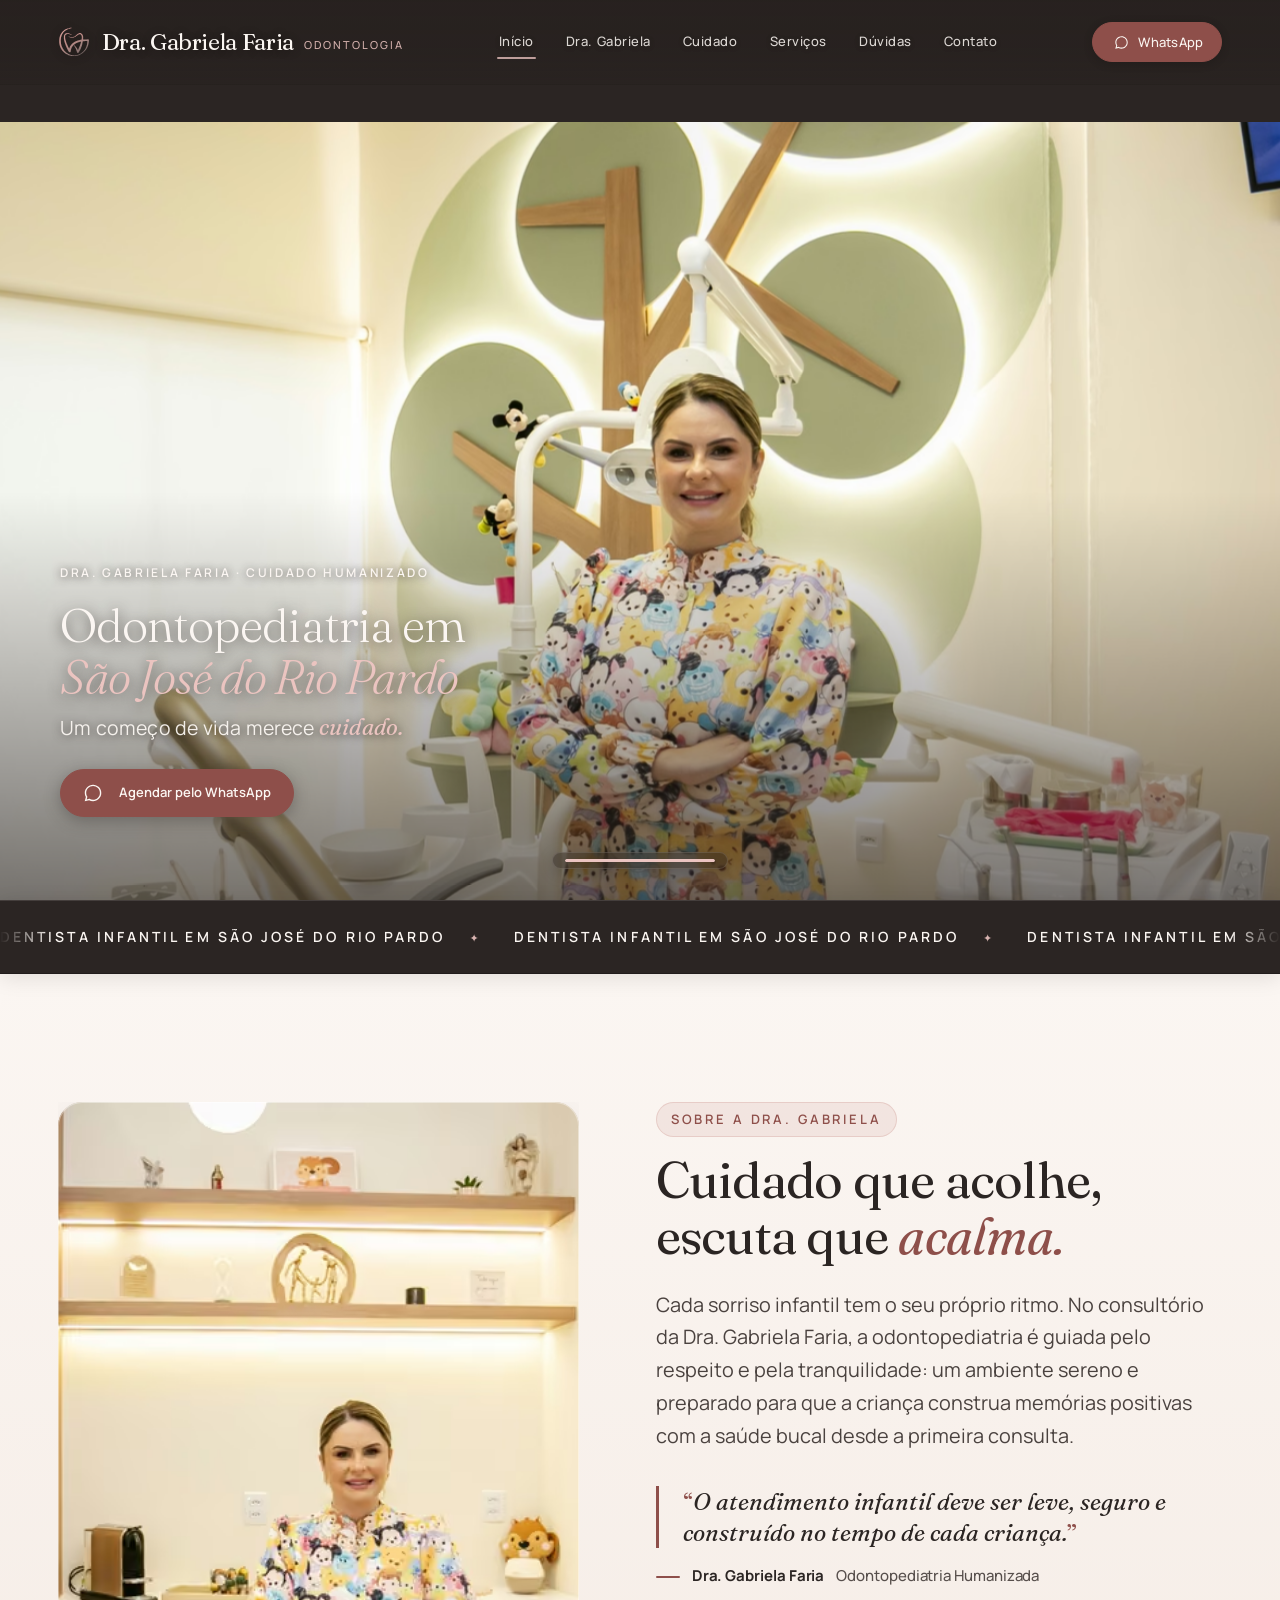
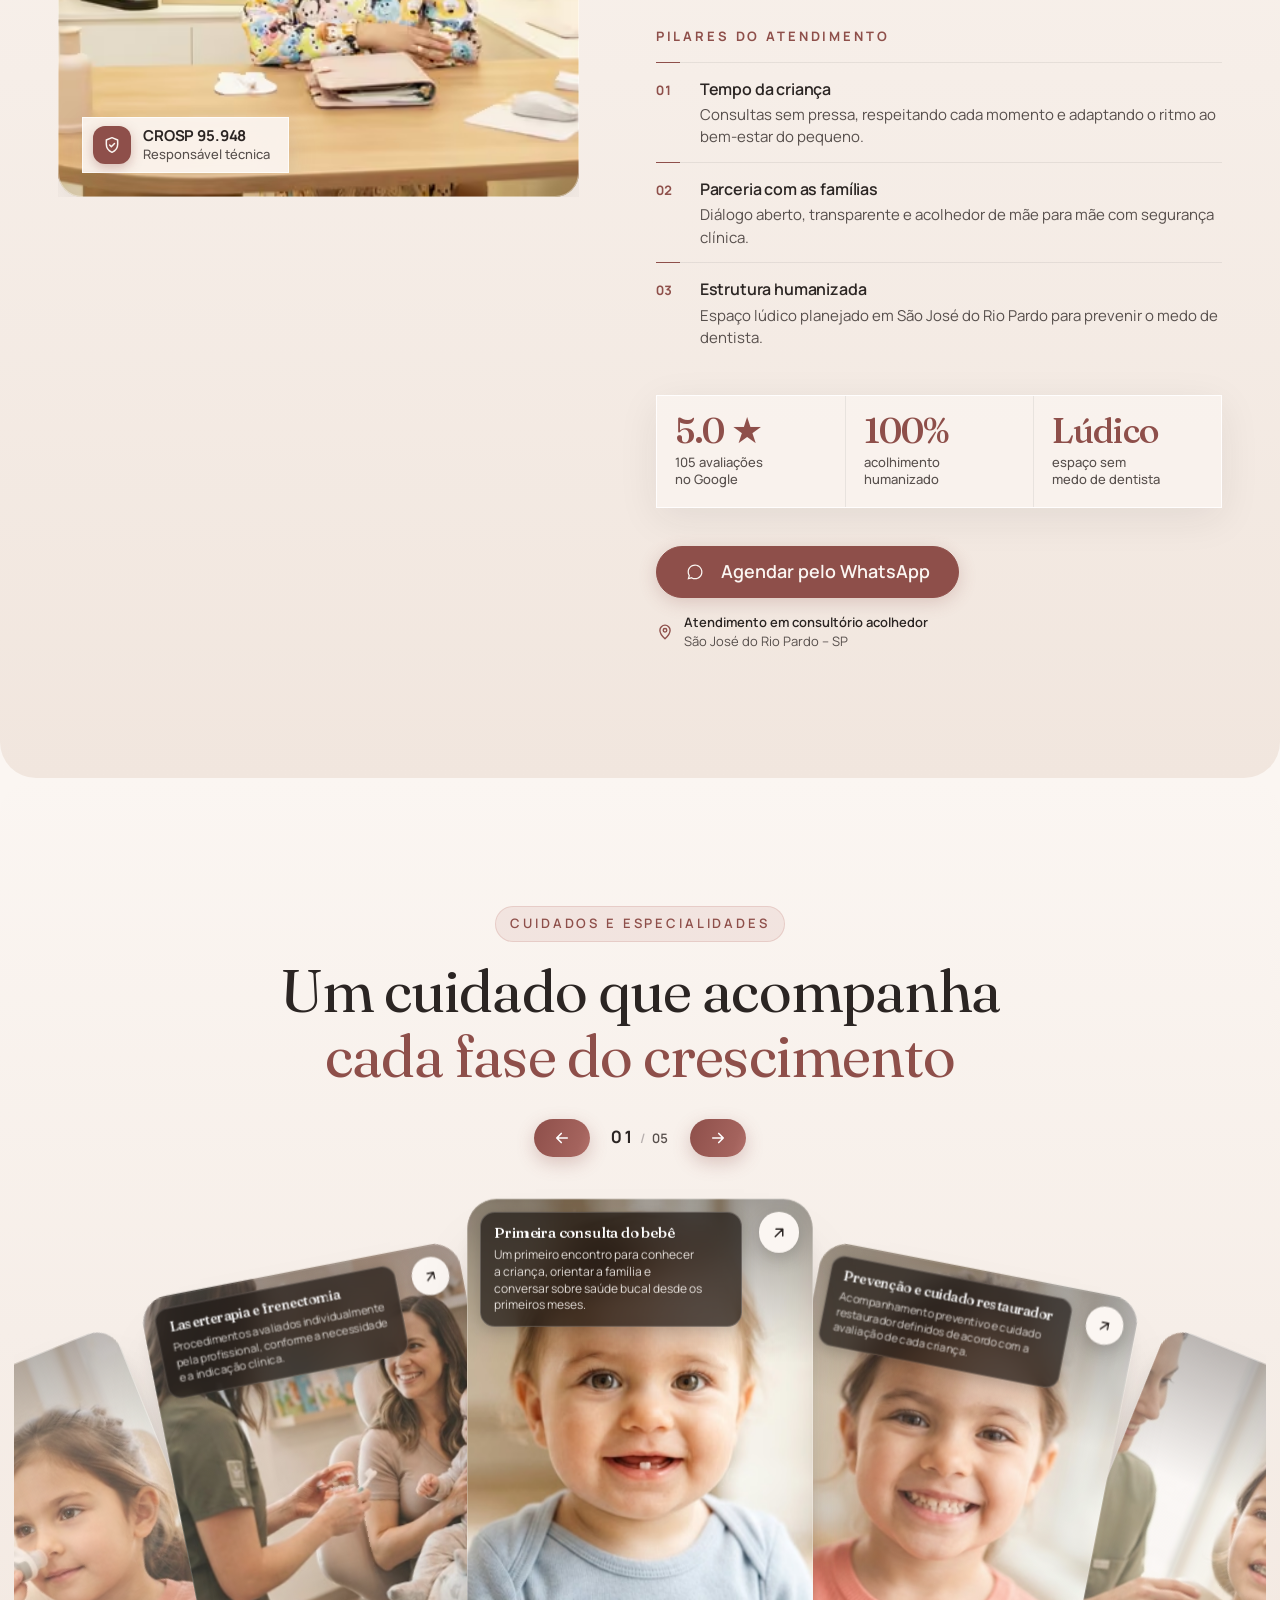
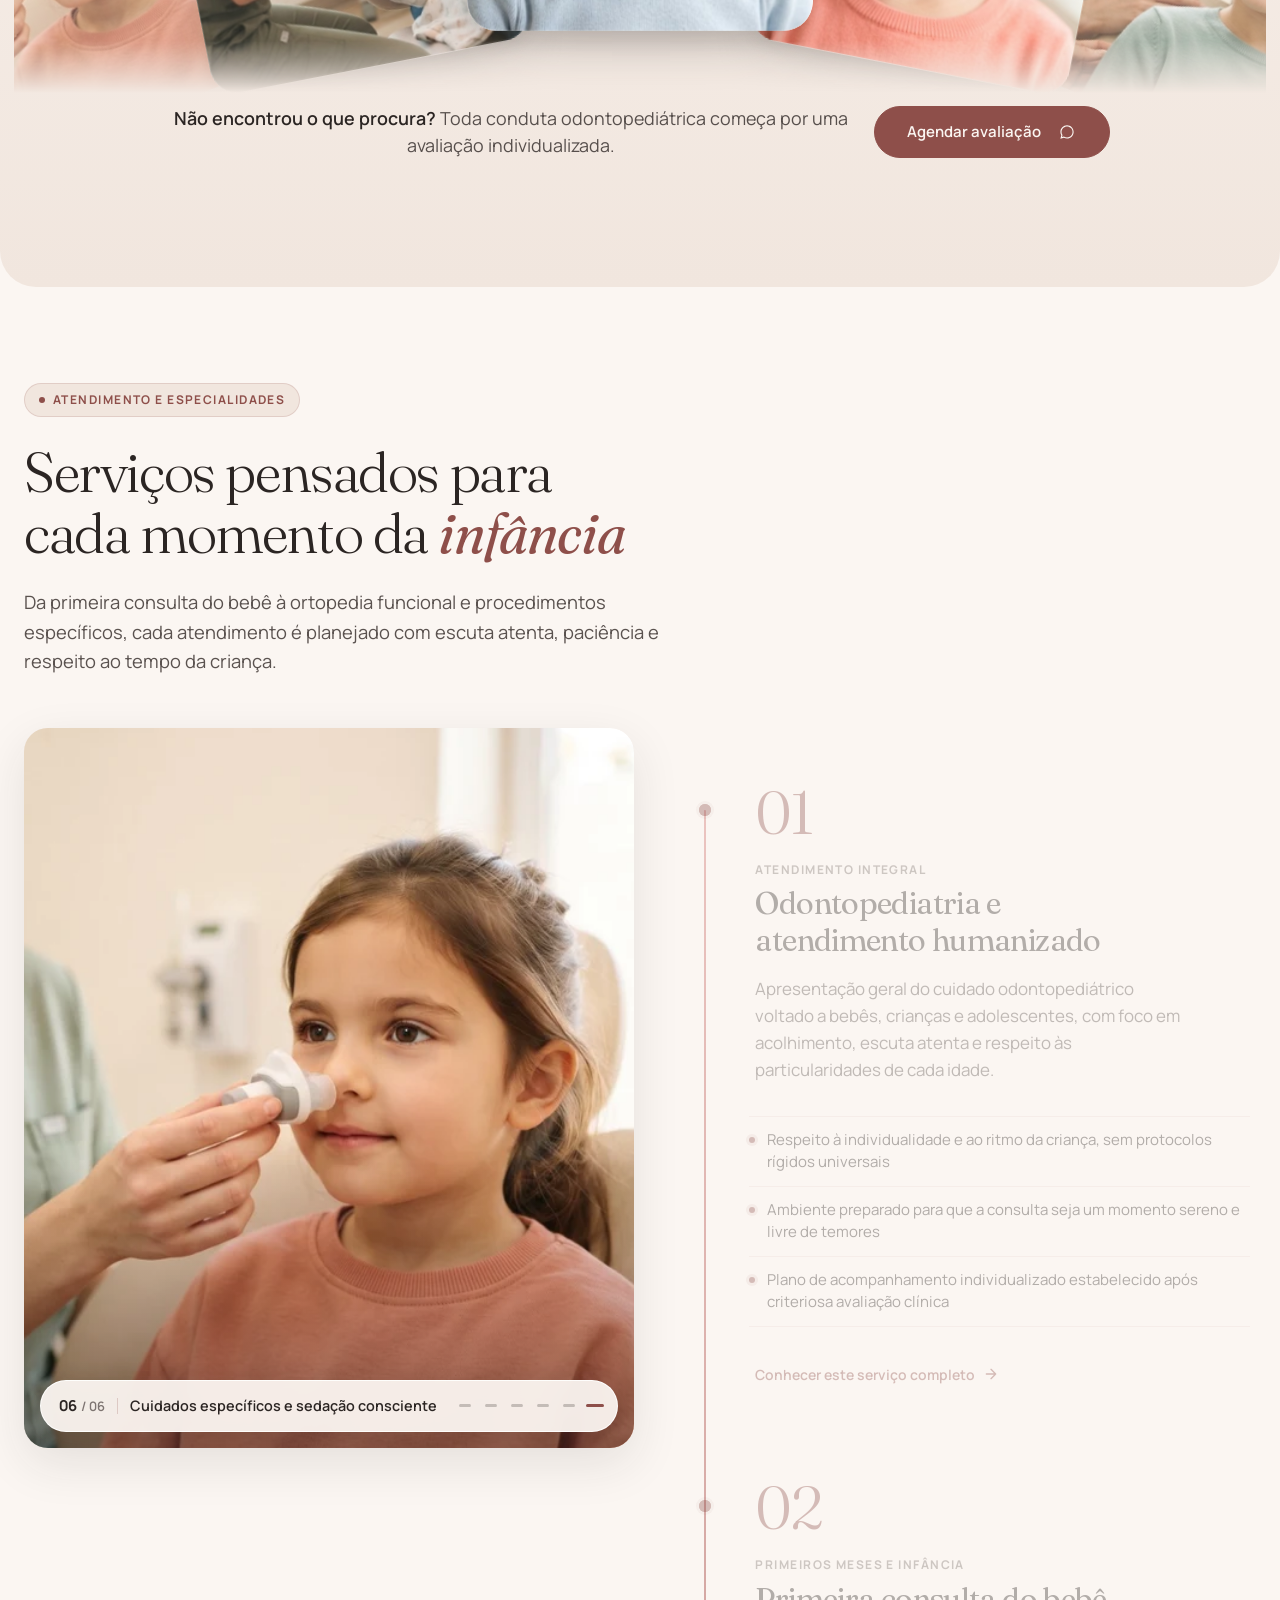
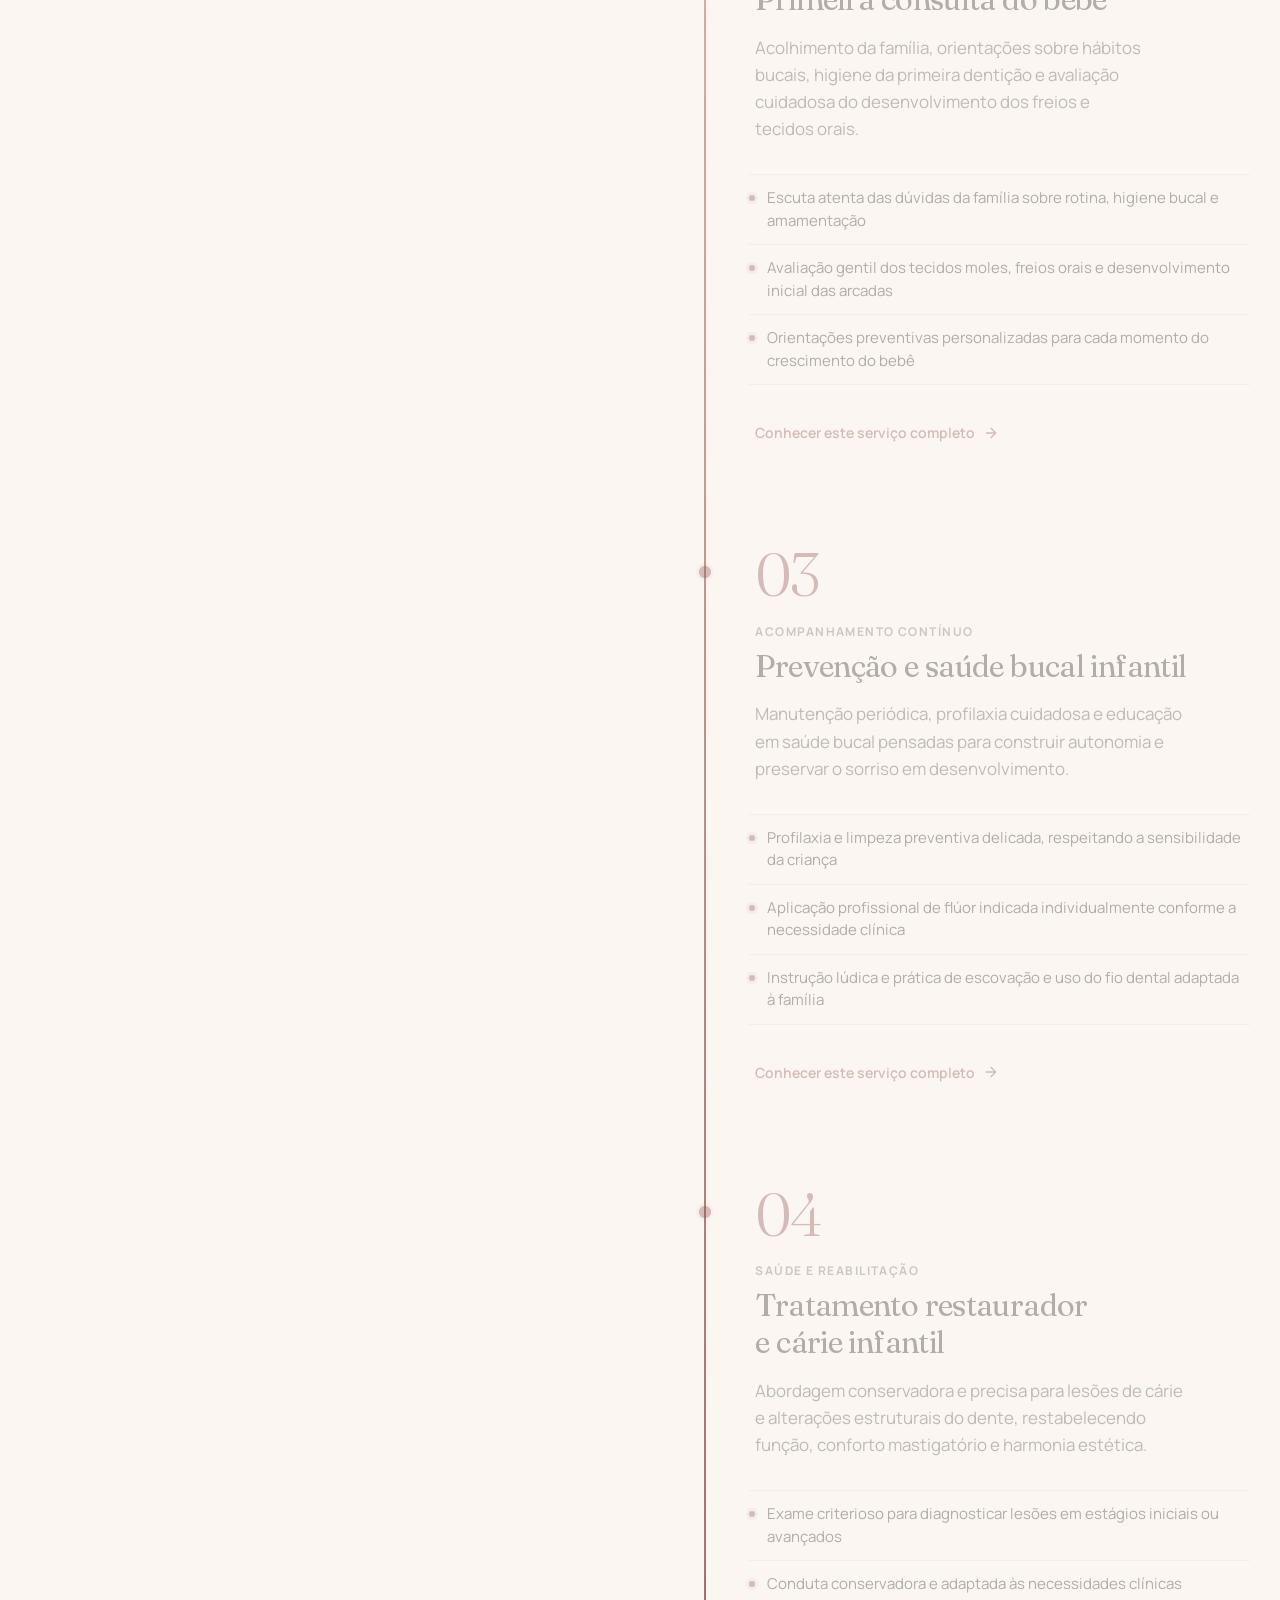
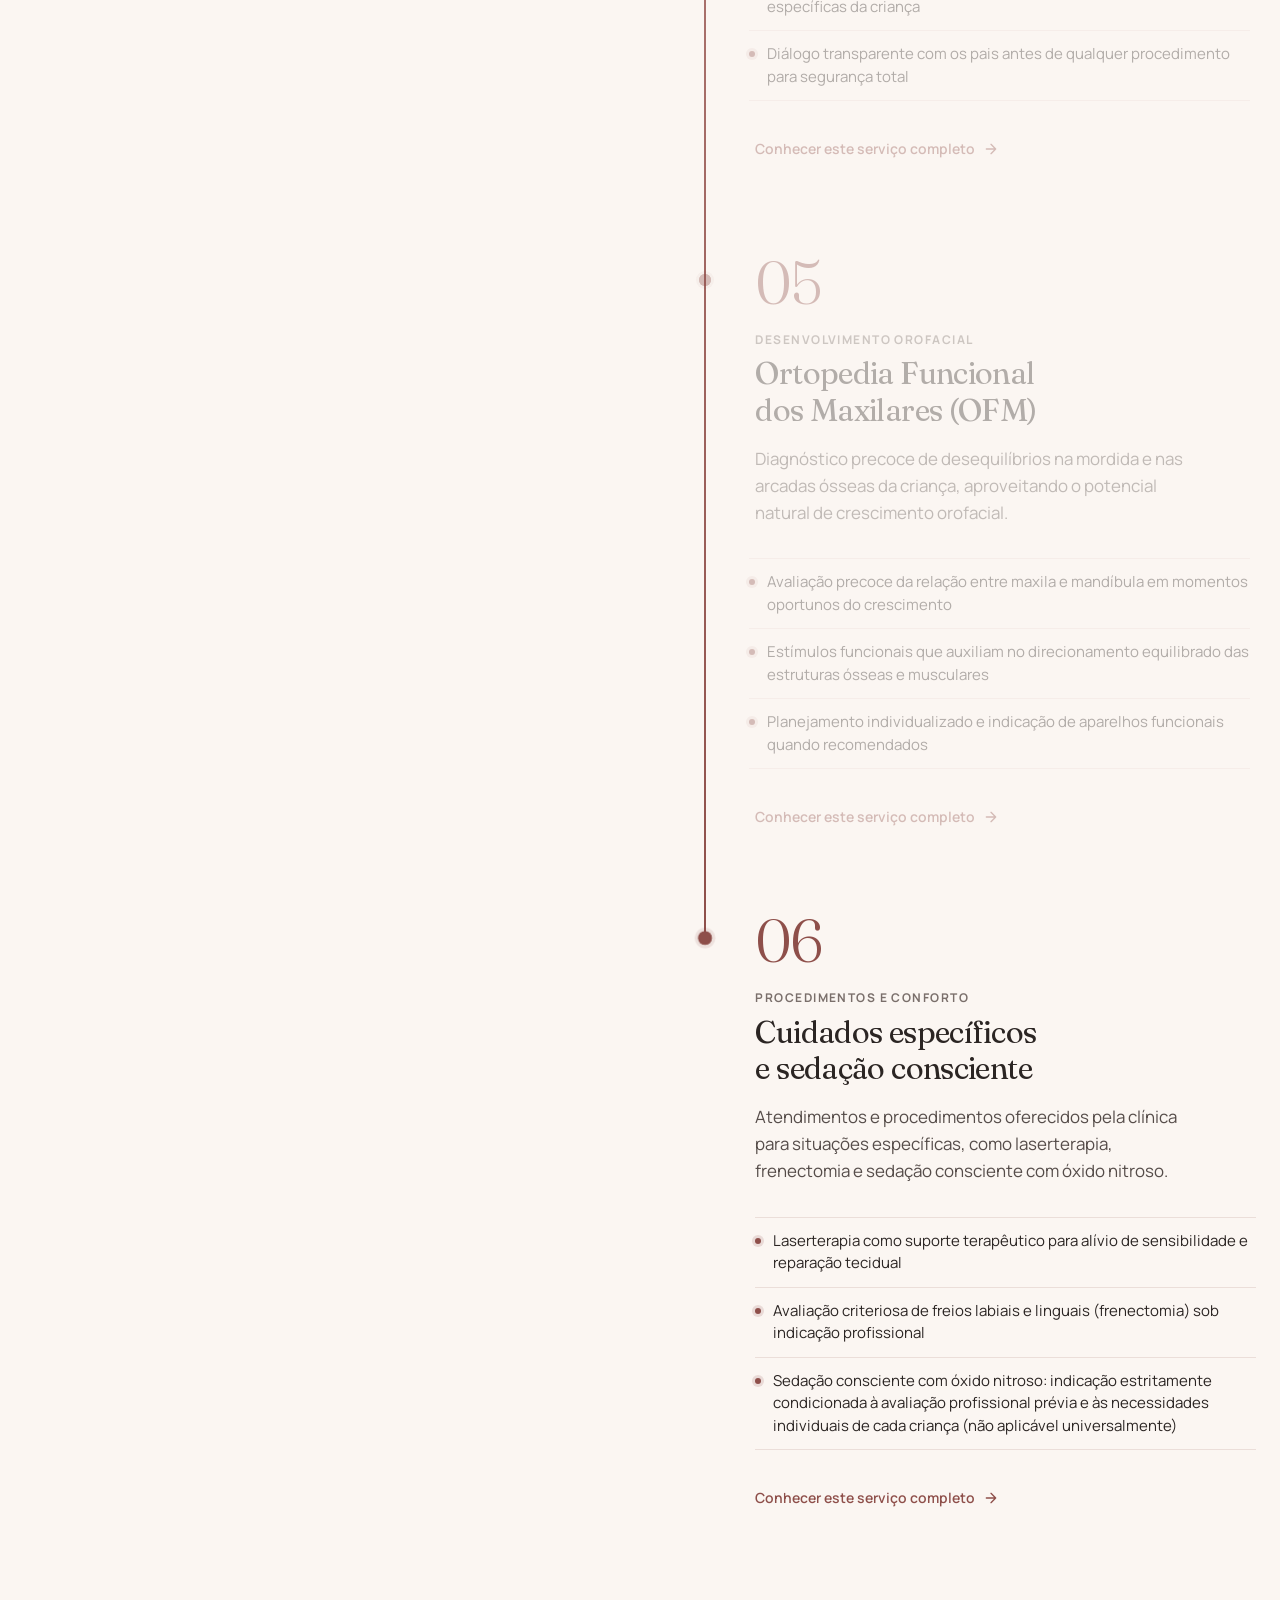
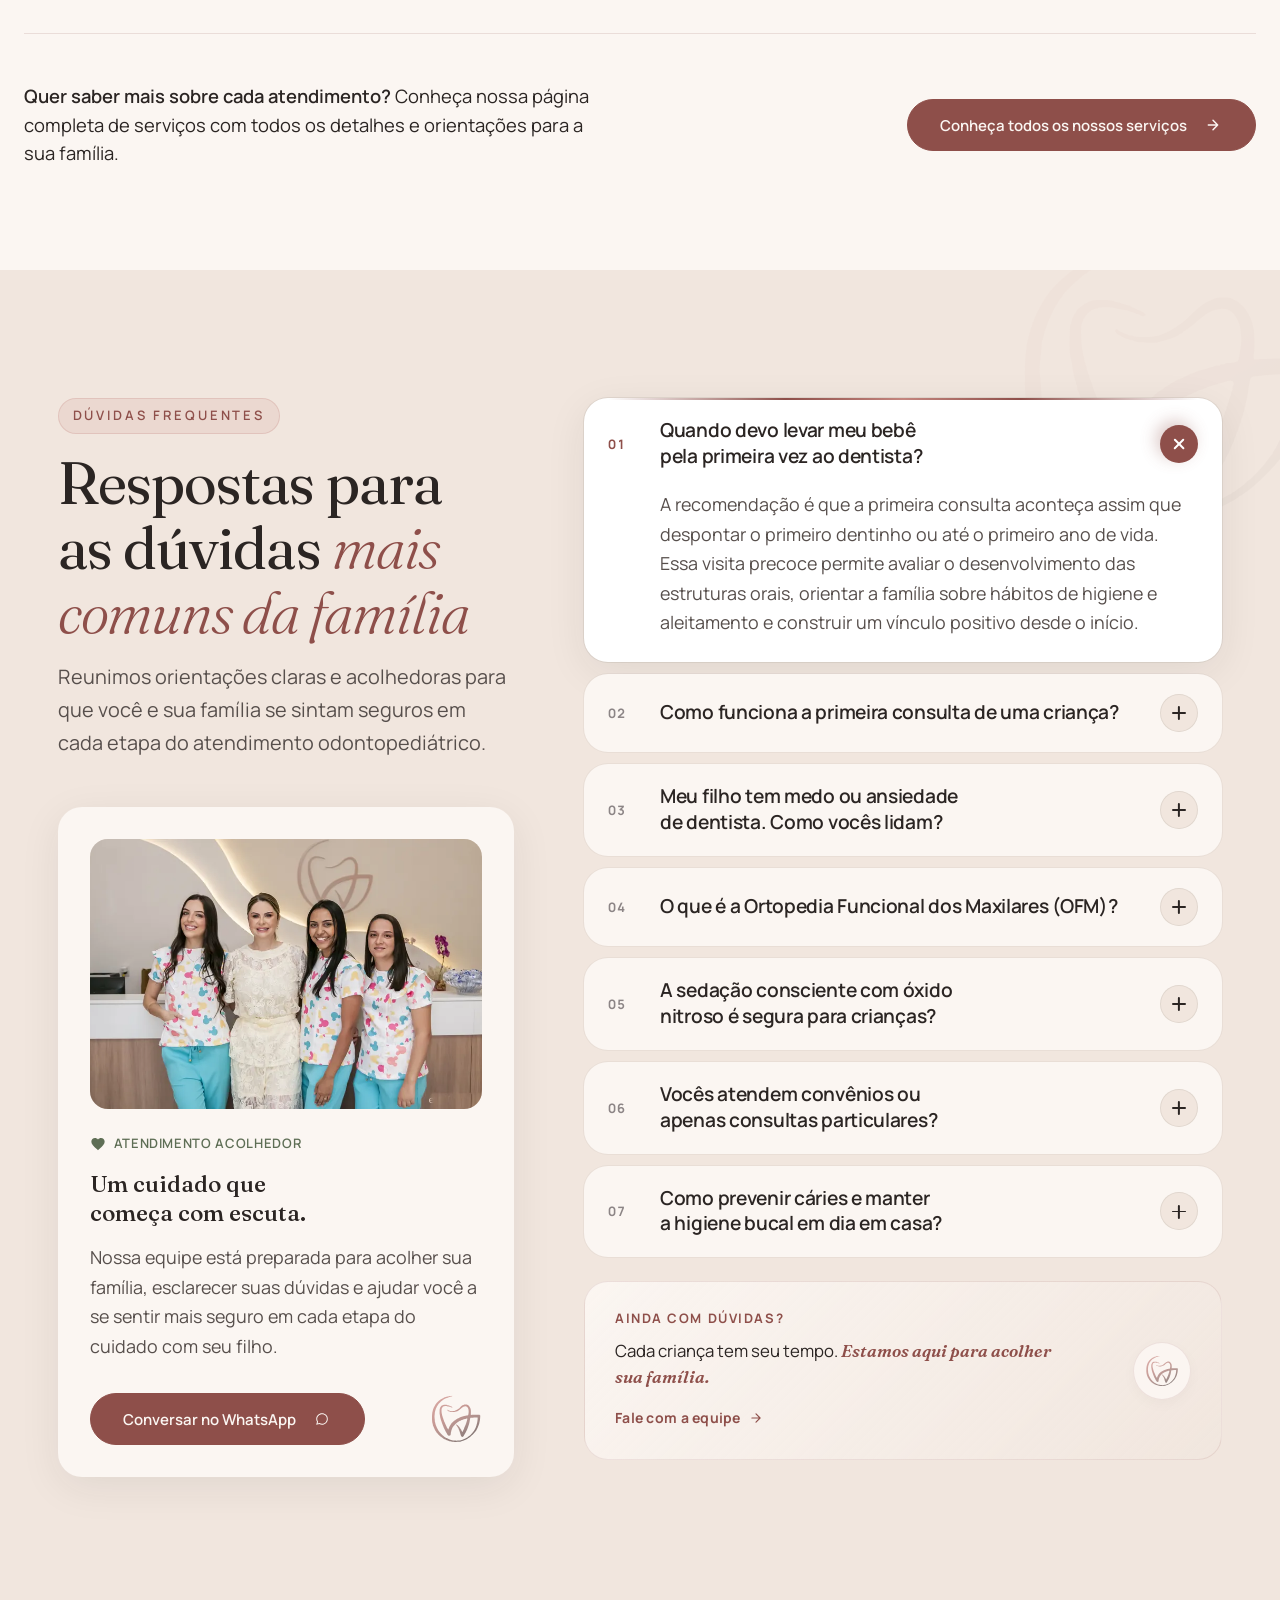
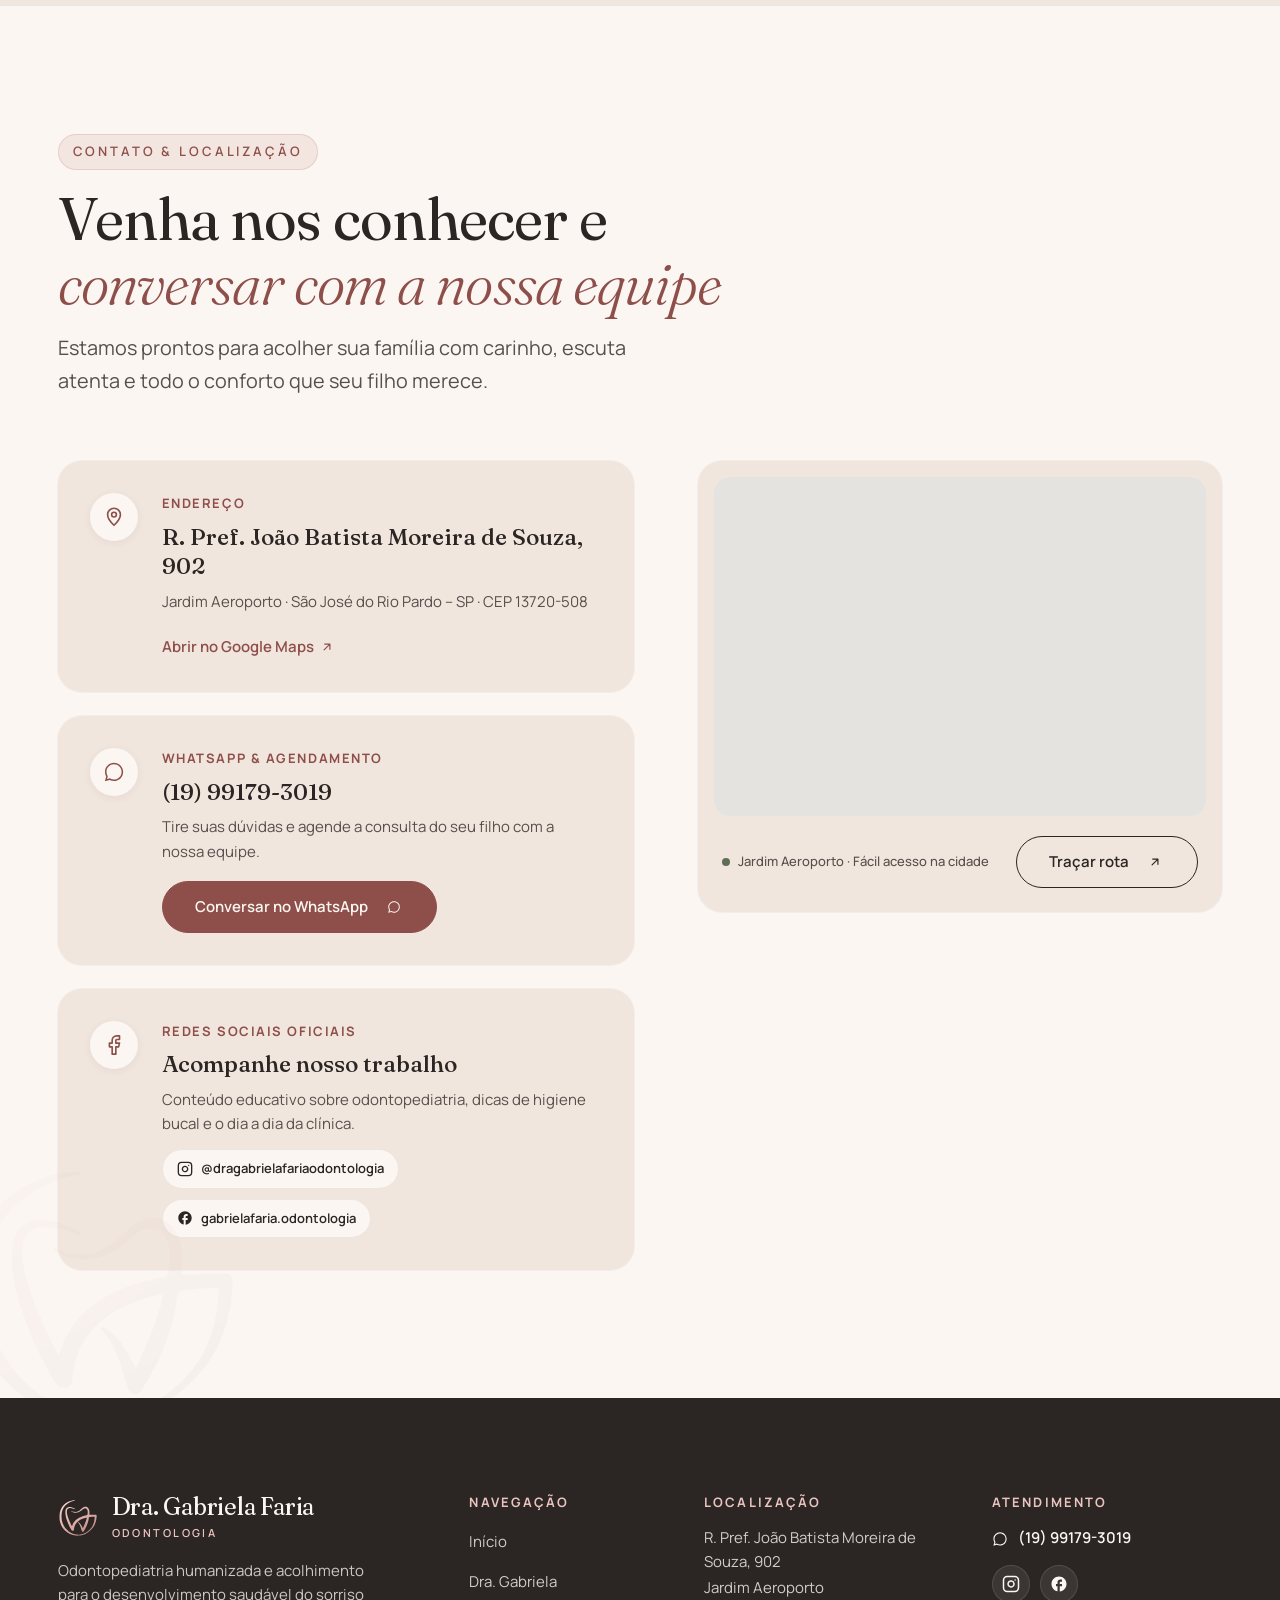
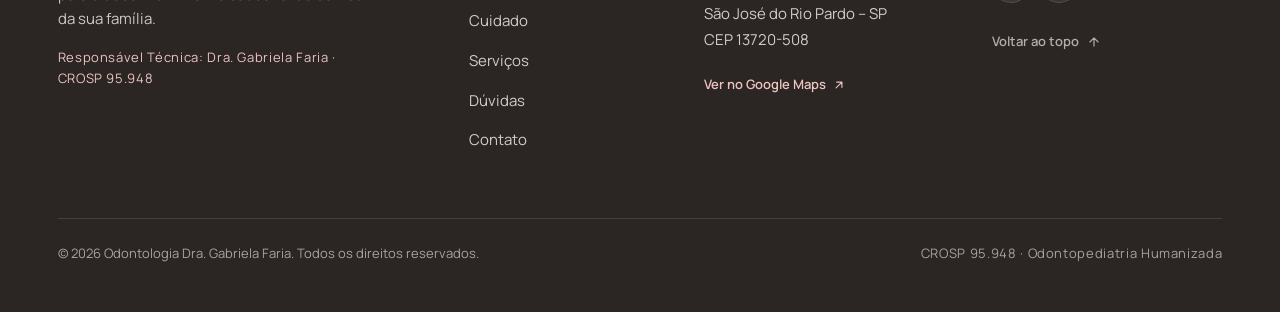
<file: index.html>
<!doctype html>
<html lang="pt-BR">
  <head>
    <meta charset="utf-8" />
    <meta name="viewport" content="width=device-width, initial-scale=1, viewport-fit=cover" />
    <title>Odontopediatra em São José do Rio Pardo · Dra. Gabriela Faria</title>
    <meta
      name="description"
      content="Clínica de odontopediatria humanizada em São José do Rio Pardo. Primeira consulta do bebê, sedação consciente com óxido nitroso e ortopedia funcional dos maxilares."
    />
    <meta name="theme-color" content="#2B2523" />

    <!-- Metadados Canônicos e Redes Sociais -->
    <meta name="robots" content="index, follow, max-image-preview:large" />
    <link rel="canonical" href="https://dragabrielafariaodonto.com.br/" />
    <link rel="alternate" hreflang="pt-BR" href="https://dragabrielafariaodonto.com.br/" />
    <meta property="og:type" content="website" />
    <meta property="og:locale" content="pt_BR" />
    <meta property="og:site_name" content="Odontologia Dra. Gabriela Faria" />
    <meta property="og:title" content="Odontologia Dra. Gabriela Faria · Odontopediatria Humanizada em São José do Rio Pardo" />
    <meta property="og:description" content="Clínica de odontopediatria humanizada em São José do Rio Pardo. Primeira consulta do bebê, sedação consciente com óxido nitroso e ortopedia funcional dos maxilares." />
    <meta property="og:url" content="https://dragabrielafariaodonto.com.br/" />
    <meta property="og:image" content="https://dragabrielafariaodonto.com.br/assets/img/og-dra-gabriela-faria-odontopediatria-sao-jose-do-rio-pardo.jpg" />
    <meta property="og:image:type" content="image/jpeg" />
    <meta property="og:image:width" content="1200" />
    <meta property="og:image:height" content="630" />
    <meta property="og:image:alt" content="Dra. Gabriela Faria em sua clínica odontológica infantil em São José do Rio Pardo" />

    <!-- Twitter Cards -->
    <meta name="twitter:card" content="summary_large_image" />
    <meta name="twitter:title" content="Odontologia Dra. Gabriela Faria · Odontopediatria Humanizada em São José do Rio Pardo" />
    <meta name="twitter:description" content="Clínica de odontopediatria humanizada em São José do Rio Pardo. Primeira consulta do bebê, sedação consciente com óxido nitroso e ortopedia funcional dos maxilares." />
    <meta name="twitter:image" content="https://dragabrielafariaodonto.com.br/assets/img/og-dra-gabriela-faria-odontopediatria-sao-jose-do-rio-pardo.jpg" />
    <meta name="twitter:image:alt" content="Dra. Gabriela Faria em sua clínica odontológica infantil em São José do Rio Pardo" />

    <!-- Favicon e Ícones de Dispositivo a partir da Logo Oficial -->
    <link rel="icon" type="image/svg+xml" href="./assets/favicon/favicon.svg" />
    <link rel="icon" href="./assets/favicon/favicon.ico" sizes="any" />
    <link rel="icon" type="image/png" sizes="32x32" href="./assets/favicon/favicon-32x32.png" />
    <link rel="icon" type="image/png" sizes="16x16" href="./assets/favicon/favicon-16x16.png" />
    <link rel="apple-touch-icon" sizes="180x180" href="./assets/favicon/apple-touch-icon.png" />
    <link rel="manifest" href="./site.webmanifest" />

    <!-- Dados Estruturados Schema.org (JSON-LD) para SEO Local e Mecanismos de IA -->
    <script type="application/ld+json">
    {
      "@context": "https://schema.org",
      "@graph": [
        {
          "@type": "Dentist",
          "@id": "https://dragabrielafariaodonto.com.br/#clinica",
          "url": "https://dragabrielafariaodonto.com.br/",
          "name": "Odontologia Dra. Gabriela Faria",
          "description": "Clínica de odontopediatria humanizada em São José do Rio Pardo. Primeira consulta do bebê, sedação consciente com óxido nitroso e ortopedia funcional dos maxilares.",
          "telephone": "+55-19-99179-3019",
          "image": "https://dragabrielafariaodonto.com.br/assets/img/dra-gabriela-faria-odontopediatra-consultorio-sao-jose-do-rio-pardo-1920.webp",
          "logo": "https://dragabrielafariaodonto.com.br/assets/logo/logo-principal.svg",
          "hasMap": "https://www.google.com/maps/search/?api=1&query=R.+Pref.+Jo%C3%A3o+Batista+Moreira+de+Souza%2C+902+-+Jardim+Aeroporto%2C+S%C3%A3o+Jos%C3%A9+do+Rio+Pardo+-+SP%2C+13720-508",
          "areaServed": { "@type": "City", "name": "São José do Rio Pardo" },
          "knowsAbout": ["Odontopediatria", "Primeira consulta do bebê", "Sedação consciente com óxido nitroso", "Ortopedia Funcional dos Maxilares", "Prevenção de cárie infantil"],
          "address": {
            "@type": "PostalAddress",
            "streetAddress": "R. Pref. João Batista Moreira de Souza, 902 - Jardim Aeroporto",
            "addressLocality": "São José do Rio Pardo",
            "addressRegion": "SP",
            "postalCode": "13720-508",
            "addressCountry": "BR"
          },
          "medicalSpecialty": [
            "PediatricDentistry"
          ],
          "sameAs": [
            "https://www.instagram.com/dragabrielafariaodontologia/",
            "https://www.facebook.com/gabrielafaria.odontologia"
          ],
          "founder": {
            "@type": "Person",
            "@id": "https://dragabrielafariaodonto.com.br/#dra-gabriela-faria",
            "name": "Dra. Gabriela Faria",
            "jobTitle": "Odontopediatra - Responsável Técnica",
            "identifier": "CROSP 95.948"
          }
        },
        {
          "@type": "WebSite",
          "@id": "https://dragabrielafariaodonto.com.br/#website",
          "url": "https://dragabrielafariaodonto.com.br/",
          "name": "Odontologia Dra. Gabriela Faria",
          "inLanguage": "pt-BR",
          "publisher": { "@id": "https://dragabrielafariaodonto.com.br/#clinica" }
        },
        {
          "@type": "FAQPage",
          "@id": "https://dragabrielafariaodonto.com.br/#faq",
          "mainEntity": [
            {
              "@type": "Question",
              "name": "Quando devo levar meu bebê pela primeira vez ao dentista?",
              "acceptedAnswer": {
                "@type": "Answer",
                "text": "A recomendação é que a primeira consulta aconteça assim que despontar o primeiro dentinho ou até o primeiro ano de vida. Essa visita precoce permite avaliar o desenvolvimento das estruturas orais, orientar a família sobre hábitos de higiene e aleitamento e construir um vínculo positivo desde o início."
              }
            },
            {
              "@type": "Question",
              "name": "Como funciona a primeira consulta de uma criança?",
              "acceptedAnswer": {
                "@type": "Answer",
                "text": "A consulta é conduzida com calma, no ritmo da criança e de seus responsáveis. Iniciamos com uma conversa acolhedora com os pais, adaptação sensorial ao ambiente do consultório e avaliação clínica cuidadosa, sem pressa e priorizando o bem-estar emocional do pequeno."
              }
            },
            {
              "@type": "Question",
              "name": "Meu filho tem medo ou ansiedade de dentista. Como vocês lidam?",
              "acceptedAnswer": {
                "@type": "Answer",
                "text": "O receio é acolhido com respeito, paciência e escuta. Utilizamos técnicas de condicionamento comportamental positivo, recursos lúdicos e linguagem compreensível para a idade. A criança nunca é forçada, e cada etapa é explicada previamente para transmitir previsibilidade e confiança."
              }
            },
            {
              "@type": "Question",
              "name": "O que é a Ortopedia Funcional dos Maxilares (OFM)?",
              "acceptedAnswer": {
                "@type": "Answer",
                "text": "A OFM é uma especialidade que estimula e direciona o crescimento harmonioso dos ossos da face e das arcadas dentárias durante a infância, aproveitando os picos de desenvolvimento esquelético. É indicada mediante avaliação clínica individual para prevenir ou corrigir alterações ósseas e respiratórias de forma precoce."
              }
            },
            {
              "@type": "Question",
              "name": "A sedação consciente com óxido nitroso é segura para crianças?",
              "acceptedAnswer": {
                "@type": "Answer",
                "text": "Sim. O óxido nitroso é um método consagrado, não invasivo e muito seguro. Durante todo o procedimento, a criança permanece acordada, consciente e responsiva, sentindo uma agradável sensação de relaxamento. A indicação depende sempre de avaliação clínica criteriosa e do consentimento informado dos pais."
              }
            },
            {
              "@type": "Question",
              "name": "Vocês atendem convênios ou apenas consultas particulares?",
              "acceptedAnswer": {
                "@type": "Answer",
                "text": "Priorizamos um atendimento personalizado com tempo dedicado e exclusivo para cada criança e família."
              }
            },
            {
              "@type": "Question",
              "name": "Como prevenir cáries e manter a higiene bucal em dia em casa?",
              "acceptedAnswer": {
                "@type": "Answer",
                "text": "A rotina com escovação diária, pasta fluoretada na quantidade correta para a faixa etária, fio dental e alimentação balanceada é o alicerce da saúde bucal. Durante as consultas, orientamos técnicas práticas para tornar a escovação um momento prazeroso no dia a dia da família."
              }
            }
          ]
        }
      ]
    }
    </script>

    <!-- Preload das fontes principais (Fraunces Display e Manrope) para LCP imediato -->
    <link
      rel="preload"
      href="./assets/fonts/fraunces-variable-latin.woff2"
      as="font"
      type="font/woff2"
      crossorigin
    />
    <link
      rel="preload"
      href="./assets/fonts/manrope-variable-latin.woff2"
      as="font"
      type="font/woff2"
      crossorigin
    />

    <!-- Preload da nova imagem LCP Hero (_MG_2727: Dra. Gabriela à direita com fundo clean à esquerda) -->
    <link
      rel="preload"
      as="image"
      type="image/avif"
      href="./assets/img/dra-gabriela-faria-dentista-infantil-sao-jose-do-rio-pardo-hero-01-1920.avif"
      imagesrcset="./assets/img/dra-gabriela-faria-dentista-infantil-sao-jose-do-rio-pardo-hero-01-768.avif 768w, ./assets/img/dra-gabriela-faria-dentista-infantil-sao-jose-do-rio-pardo-hero-01-1280.avif 1280w, ./assets/img/dra-gabriela-faria-dentista-infantil-sao-jose-do-rio-pardo-hero-01-1920.avif 1920w"
      imagesizes="100vw"
      fetchpriority="high"
    />

    <!-- Encadeamento modular de CSS na ordem canônica de design tokens -->
    <link rel="stylesheet" href="./css/tokens.css" />
    <link rel="stylesheet" href="./css/fonts.css" />
    <link rel="stylesheet" href="./css/base.css" />
    <link rel="stylesheet" href="./css/components.css?v=18" />
    <link rel="stylesheet" href="./css/motion.css" />
    <link rel="stylesheet" href="./css/servicos.css" />

    <!-- Script de inicialização com defer -->
    <script type="module" src="./js/main.js?v=9" defer></script>
  </head>
  <body>
    <!-- Acessibilidade: salto direto para o conteúdo principal -->
    <a class="skip-link" href="#inicio">Pular para o conteúdo</a>

    <!-- Header Transparente Fixo no Topo (Passo 5 Refinamento) -->
    <header class="site-header" role="banner">
      <div class="container site-header__inner">
        <a class="site-header__logo" href="/" aria-label="Odontologia Dra. Gabriela Faria - Início">
          <img
            class="site-header__logo-img"
            src="./assets/logo/logo-simbolo.svg"
            alt=""
            width="34"
            height="34"
            aria-hidden="true"
          />
          <span class="site-header__brand-group">
            <span class="site-header__brand-name">Dra. Gabriela Faria</span>
            <span class="site-header__brand-sub">Odontologia</span>
          </span>
        </a>

        <nav class="site-header__nav" id="menu-navegacao" aria-label="Navegação primária">
          <a class="site-header__link is-active" href="/" aria-current="page">Início</a>
          <a class="site-header__link" href="#sobre">Dra. Gabriela</a>
          <a class="site-header__link" href="#cuidado">Cuidado</a>
          <a class="site-header__link" href="/servicos">Serviços</a>
          <a class="site-header__link" href="#duvidas">Dúvidas</a>
          <a class="site-header__link" href="#contato">Contato</a>
        </nav>

        <div class="site-header__acoes">
          <a
            class="btn btn--primary site-header__cta"
            href="https://wa.me/5519991793019?text=Ol%C3%A1%2C%20Dra.%20Gabriela!%20Gostaria%20de%20agendar%20uma%20consulta%20para%20meu%20filho(a)."
            target="_blank"
            rel="noopener"
            aria-label="Agendar consulta pelo WhatsApp (abre em nova aba)"
          >
            <span class="btn__icon" aria-hidden="true">
              <svg viewBox="0 0 24 24" width="15" height="15" fill="currentColor">
                <path d="M12.04 2C6.58 2 2.13 6.45 2.13 11.91C2.13 13.66 2.59 15.36 3.45 16.86L2.05 22L7.3 20.62C8.75 21.41 10.38 21.83 12.04 21.83C17.5 21.83 21.95 17.38 21.95 11.92C21.95 9.27 20.92 6.78 19.05 4.91C17.18 3.04 14.69 2 12.04 2M12.05 3.67C14.25 3.67 16.31 4.53 17.87 6.09C19.42 7.65 20.28 9.72 20.28 11.92C20.28 16.46 16.58 20.15 12.04 20.15C10.56 20.15 9.11 19.76 7.85 19L7.55 18.83L4.43 19.65L5.26 16.61L5.06 16.29C4.24 15 3.8 13.47 3.8 11.91C3.81 7.37 7.5 3.67 12.05 3.67Z"/>
              </svg>
            </span>
            <span>WhatsApp</span>
          </a>

          <button
            type="button"
            class="site-header__toggle"
            aria-expanded="false"
            aria-controls="menu-navegacao"
            aria-label="Abrir menu"
          >
            <span class="site-header__toggle-bars" aria-hidden="true">
              <span class="site-header__toggle-bar"></span>
              <span class="site-header__toggle-bar"></span>
            </span>
          </button>
        </div>
      </div>
    </header>

    <main id="conteudo">
      <!-- =====================================================================
           DOBRA 1: HERO EM TELA CHEIA (100svh)
           Acolhimento, luxo silencioso e posicionamento clínico humanizado.
           Estruturado como contêiner de slides para futura expansão em carrossel.
           ===================================================================== -->
      <section id="inicio" class="hero" aria-labelledby="hero-title">
        <!-- 
          [PENDENTE VÍDEO]: Se houver arquivo de vídeo para o hero no futuro,
          ele poderá entrar aqui substituindo ou complementando a tag <picture>:
          <video class="hero__video" autoplay muted loop playsinline preload="metadata" poster="./assets/img/dra-gabriela-faria-dentista-infantil-sao-jose-do-rio-pardo-hero-1920.webp">
            <source src="./assets/video/hero.webm" type="video/webm">
            <source src="./assets/video/hero.mp4" type="video/mp4">
          </video>
        -->

        <!-- Contêiner de Fundo / Sequência de 3 Cenas (Jornada de Chegada) -->
        <div class="hero__slides" aria-hidden="true">
          <!-- Cena 1: A Doutora (Dra. Gabriela no consultório humanizado · _MG_2727) -->
          <div class="hero__slide hero__slide--active" data-scene="1">
            <picture class="hero__picture">
              <source
                type="image/avif"
                srcset="
                  ./assets/img/dra-gabriela-faria-dentista-infantil-sao-jose-do-rio-pardo-hero-01-768.avif 768w,
                  ./assets/img/dra-gabriela-faria-dentista-infantil-sao-jose-do-rio-pardo-hero-01-1280.avif 1280w,
                  ./assets/img/dra-gabriela-faria-dentista-infantil-sao-jose-do-rio-pardo-hero-01-1920.avif 1920w
                "
                sizes="100vw"
              />
              <source
                type="image/webp"
                srcset="
                  ./assets/img/dra-gabriela-faria-dentista-infantil-sao-jose-do-rio-pardo-hero-01-768.webp 768w,
                  ./assets/img/dra-gabriela-faria-dentista-infantil-sao-jose-do-rio-pardo-hero-01-1280.webp 1280w,
                  ./assets/img/dra-gabriela-faria-dentista-infantil-sao-jose-do-rio-pardo-hero-01-1920.webp 1920w
                "
                sizes="100vw"
              />
              <img
                class="hero__img hero__img--scene-1"
                src="./assets/img/dra-gabriela-faria-dentista-infantil-sao-jose-do-rio-pardo-hero-01-1920.webp"
                alt="Dra. Gabriela Faria em sua clínica odontológica infantil em São José do Rio Pardo"
                width="1920"
                height="1280"
                fetchpriority="high"
                decoding="async"
              />
            </picture>
            <div class="hero__overlay hero__overlay--scene-1"></div>
          </div>

          <!-- Cena 2: A Chegada (Fachada luminosa da clínica com arco de boas-vindas · _MG_2865) -->
          <div class="hero__slide" data-scene="2">
            <picture class="hero__picture">
              <source
                type="image/avif"
                data-srcset="
                  ./assets/img/clinica-odontopediatria-fachada-sao-jose-do-rio-pardo-hero-02-768.avif 768w,
                  ./assets/img/clinica-odontopediatria-fachada-sao-jose-do-rio-pardo-hero-02-1280.avif 1280w,
                  ./assets/img/clinica-odontopediatria-fachada-sao-jose-do-rio-pardo-hero-02-1920.avif 1920w
                "
                sizes="100vw"
              />
              <source
                type="image/webp"
                data-srcset="
                  ./assets/img/clinica-odontopediatria-fachada-sao-jose-do-rio-pardo-hero-02-768.webp 768w,
                  ./assets/img/clinica-odontopediatria-fachada-sao-jose-do-rio-pardo-hero-02-1280.webp 1280w,
                  ./assets/img/clinica-odontopediatria-fachada-sao-jose-do-rio-pardo-hero-02-1920.webp 1920w
                "
                sizes="100vw"
              />
              <img
                class="hero__img hero__img--scene-2"
                data-src="./assets/img/clinica-odontopediatria-fachada-sao-jose-do-rio-pardo-hero-02-1920.webp"
                alt="Fachada iluminada e acolhedora da clínica de odontopediatria em São José do Rio Pardo"
                width="1920"
                height="1280"
                loading="lazy"
                decoding="async"
              />
            </picture>
            <div class="hero__overlay hero__overlay--scene-2"></div>
          </div>

          <!-- Cena 3: O Consultório (Ambiente humanizado, tons suaves e mesa de atendimento · _MG_2695) -->
          <div class="hero__slide" data-scene="3">
            <picture class="hero__picture">
              <source
                type="image/avif"
                data-srcset="
                  ./assets/img/consultorio-odontopediatria-sao-jose-do-rio-pardo-hero-03-768.avif 768w,
                  ./assets/img/consultorio-odontopediatria-sao-jose-do-rio-pardo-hero-03-1280.avif 1280w,
                  ./assets/img/consultorio-odontopediatria-sao-jose-do-rio-pardo-hero-03-1920.avif 1920w
                "
                sizes="100vw"
              />
              <source
                type="image/webp"
                data-srcset="
                  ./assets/img/consultorio-odontopediatria-sao-jose-do-rio-pardo-hero-03-768.webp 768w,
                  ./assets/img/consultorio-odontopediatria-sao-jose-do-rio-pardo-hero-03-1280.webp 1280w,
                  ./assets/img/consultorio-odontopediatria-sao-jose-do-rio-pardo-hero-03-1920.webp 1920w
                "
                sizes="100vw"
              />
              <img
                class="hero__img hero__img--scene-3"
                data-src="./assets/img/consultorio-odontopediatria-sao-jose-do-rio-pardo-hero-03-1920.webp"
                alt="Consultório humanizado de odontopediatria com a Dra. Gabriela Faria"
                width="1920"
                height="1280"
                loading="lazy"
                decoding="async"
              />
            </picture>
            <div class="hero__overlay hero__overlay--scene-3"></div>
          </div>
        </div>

        <!-- Composição Editorial Dinâmica por Cena -->
        <div class="container hero__container">
          <!-- Bloco Editorial Cena 1: A Dra. Gabriela (Inferior, sereno, rosto desobstruído) -->
          <div class="hero__content hero__content--scene-1 is-active" data-scene-content="1">
            <span class="eyebrow hero__eyebrow">
              Dra. Gabriela Faria · Cuidado Humanizado
            </span>
            <h1 id="hero-title" class="hero__title">
              Odontopediatria em <em>São José do Rio Pardo</em>
            </h1>
            <p class="hero__phrase hero__phrase--apoio">
              Um começo de vida merece <em>cuidado.</em>
            </p>
            <div class="hero__actions">
              <a
                class="btn btn--primary"
                href="https://wa.me/5519991793019?text=Ol%C3%A1%2C%20Dra.%20Gabriela!%20Gostaria%20de%20agendar%20uma%20consulta%20para%20meu%20filho(a)."
                target="_blank"
                rel="noopener"
                aria-label="Agendar consulta de odontopediatria pelo WhatsApp (abre em nova aba)"
              >
                <span class="btn__icon" aria-hidden="true">
                  <svg viewBox="0 0 24 24" width="20" height="20" fill="currentColor">
                    <path d="M12.04 2C6.58 2 2.13 6.45 2.13 11.91C2.13 13.66 2.59 15.36 3.45 16.86L2.05 22L7.3 20.62C8.75 21.41 10.38 21.83 12.04 21.83C17.5 21.83 21.95 17.38 21.95 11.92C21.95 9.27 20.92 6.78 19.05 4.91C17.18 3.04 14.69 2 12.04 2M12.05 3.67C14.25 3.67 16.31 4.53 17.87 6.09C19.42 7.65 20.28 9.72 20.28 11.92C20.28 16.46 16.58 20.15 12.04 20.15C10.56 20.15 9.11 19.76 7.85 19L7.55 18.83L4.43 19.65L5.26 16.61L5.06 16.29C4.24 15 3.8 13.47 3.8 11.91C3.81 7.37 7.5 3.67 12.05 3.67Z"/>
                  </svg>
                </span>
                <span>Agendar pelo WhatsApp</span>
              </a>
            </div>
          </div>

          <!-- Bloco Editorial Cena 2: A Fachada (Deslocado à direita, arquitetura luminosa livre) -->
          <div class="hero__content hero__content--scene-2" data-scene-content="2" aria-hidden="true">
            <span class="eyebrow hero__eyebrow" aria-hidden="true">
              Clínica &amp; Acolhimento
            </span>
            <p class="hero__phrase">
              Um espaço pensado<br />
              para <em>receber.</em>
            </p>
            <div class="hero__actions">
              <a
                class="btn btn--primary"
                href="https://wa.me/5519991793019?text=Ol%C3%A1%2C%20Dra.%20Gabriela!%20Gostaria%20de%20agendar%20uma%20consulta%20para%20meu%20filho(a)."
                target="_blank"
                rel="noopener"
                aria-label="Agendar consulta de odontopediatria pelo WhatsApp (abre em nova aba)"
                tabindex="-1"
              >
                <span class="btn__icon" aria-hidden="true">
                  <svg viewBox="0 0 24 24" width="20" height="20" fill="currentColor">
                    <path d="M12.04 2C6.58 2 2.13 6.45 2.13 11.91C2.13 13.66 2.59 15.36 3.45 16.86L2.05 22L7.3 20.62C8.75 21.41 10.38 21.83 12.04 21.83C17.5 21.83 21.95 17.38 21.95 11.92C21.95 9.27 20.92 6.78 19.05 4.91C17.18 3.04 14.69 2 12.04 2M12.05 3.67C14.25 3.67 16.31 4.53 17.87 6.09C19.42 7.65 20.28 9.72 20.28 11.92C20.28 16.46 16.58 20.15 12.04 20.15C10.56 20.15 9.11 19.76 7.85 19L7.55 18.83L4.43 19.65L5.26 16.61L5.06 16.29C4.24 15 3.8 13.47 3.8 11.91C3.81 7.37 7.5 3.67 12.05 3.67Z"/>
                  </svg>
                </span>
                <span>Agendar pelo WhatsApp</span>
              </a>
            </div>
          </div>

          <!-- Bloco Editorial Cena 3: O Consultório (Centralizado, lúdico e sereno) -->
          <div class="hero__content hero__content--scene-3" data-scene-content="3" aria-hidden="true">
            <span class="eyebrow hero__eyebrow" aria-hidden="true">
              Ambiente Lúdico &amp; Sereno
            </span>
            <p class="hero__phrase">
              Cada visita,<br />
              <em>no tempo</em> da criança.
            </p>
            <div class="hero__actions">
              <a
                class="btn btn--primary"
                href="https://wa.me/5519991793019?text=Ol%C3%A1%2C%20Dra.%20Gabriela!%20Gostaria%20de%20agendar%20uma%20consulta%20para%20meu%20filho(a)."
                target="_blank"
                rel="noopener"
                aria-label="Agendar consulta de odontopediatria pelo WhatsApp (abre em nova aba)"
                tabindex="-1"
              >
                <span class="btn__icon" aria-hidden="true">
                  <svg viewBox="0 0 24 24" width="20" height="20" fill="currentColor">
                    <path d="M12.04 2C6.58 2 2.13 6.45 2.13 11.91C2.13 13.66 2.59 15.36 3.45 16.86L2.05 22L7.3 20.62C8.75 21.41 10.38 21.83 12.04 21.83C17.5 21.83 21.95 17.38 21.95 11.92C21.95 9.27 20.92 6.78 19.05 4.91C17.18 3.04 14.69 2 12.04 2M12.05 3.67C14.25 3.67 16.31 4.53 17.87 6.09C19.42 7.65 20.28 9.72 20.28 11.92C20.28 16.46 16.58 20.15 12.04 20.15C10.56 20.15 9.11 19.76 7.85 19L7.55 18.83L4.43 19.65L5.26 16.61L5.06 16.29C4.24 15 3.8 13.47 3.8 11.91C3.81 7.37 7.5 3.67 12.05 3.67Z"/>
                  </svg>
                </span>
                <span>Agendar pelo WhatsApp</span>
              </a>
            </div>
          </div>
        </div>

        <!-- Indicador de Cena Minimalista Centralizado na Base (Apenas Barra de Progresso) -->
        <div class="hero__scene-bar" aria-hidden="true">
          <div class="hero__scene-progress-track" aria-hidden="true">
            <div class="hero__scene-progress-bar" data-hero-progress></div>
          </div>
        </div>
      </section>

      <!-- =====================================================================
           FAIXA EDITORIAL DE TRANSIÇÃO (HERO -> SEGUNDA DOBRA)
           Texto: "DENTISTA INFANTIL EM SÃO JOSÉ DO RIO PARDO" em loop contínuo CSS.
           Acessibilidade: anunciado apenas uma única vez para leitores de tela.
           ===================================================================== -->
      <aside class="faixa-transicao" aria-label="Especialidade e localização">
        <div class="sr-only">Dentista infantil em São José do Rio Pardo</div>
        <div class="marquee" aria-hidden="true">
          <div class="marquee__inner">
            <span class="marquee__item">Dentista infantil em São José do Rio Pardo <span class="marquee__sep" aria-hidden="true">✦</span></span>
            <span class="marquee__item">Dentista infantil em São José do Rio Pardo <span class="marquee__sep" aria-hidden="true">✦</span></span>
            <span class="marquee__item">Dentista infantil em São José do Rio Pardo <span class="marquee__sep" aria-hidden="true">✦</span></span>
            <span class="marquee__item">Dentista infantil em São José do Rio Pardo <span class="marquee__sep" aria-hidden="true">✦</span></span>
          </div>
          <div class="marquee__inner" aria-hidden="true">
            <span class="marquee__item">Dentista infantil em São José do Rio Pardo <span class="marquee__sep" aria-hidden="true">✦</span></span>
            <span class="marquee__item">Dentista infantil em São José do Rio Pardo <span class="marquee__sep" aria-hidden="true">✦</span></span>
            <span class="marquee__item">Dentista infantil em São José do Rio Pardo <span class="marquee__sep" aria-hidden="true">✦</span></span>
            <span class="marquee__item">Dentista infantil em São José do Rio Pardo <span class="marquee__sep" aria-hidden="true">✦</span></span>
          </div>
        </div>
      </aside>

      <!-- =====================================================================
           DOBRA 2: SOBRE A DRA. GABRIELA E EXPERIÊNCIA DE ATENDIMENTO
           Composição editorial boutique, inspirada na arquitetura canônica
           da referência Dr. Henrique Salles e no Design System oficial.
           Fotografia: Dra. Gabriela sentada à mesa no consultório (_MG_2758.jpg).
           ===================================================================== -->
      <section id="sobre" class="painel painel--surface sobre" aria-labelledby="sobre-titulo" data-dobra="sobre">
        <div class="wrap sobre-grade">
          <!-- Coluna da Mídia: Retrato Protagonista com Selo Glassmorphism -->
          <div class="sobre-midia">
            <div class="sobre-moldura reveal-blur">
              <div class="sobre-paralaxe">
                <div class="sobre-camada">
                  <picture class="sobre-picture">
                    <source type="image/avif" srcset="./assets/img/dra-gabriela-faria-odontopediatra-consultorio-sao-jose-do-rio-pardo-768.avif 768w, ./assets/img/dra-gabriela-faria-odontopediatra-consultorio-sao-jose-do-rio-pardo-1280.avif 1280w, ./assets/img/dra-gabriela-faria-odontopediatra-consultorio-sao-jose-do-rio-pardo-1920.avif 1920w" sizes="(min-width: 900px) 50vw, 100vw" />
                    <img
                      class="sobre-foto"
                      src="./assets/img/dra-gabriela-faria-odontopediatra-consultorio-sao-jose-do-rio-pardo-1280.webp"
                      srcset="./assets/img/dra-gabriela-faria-odontopediatra-consultorio-sao-jose-do-rio-pardo-768.webp 768w, ./assets/img/dra-gabriela-faria-odontopediatra-consultorio-sao-jose-do-rio-pardo-1280.webp 1280w, ./assets/img/dra-gabriela-faria-odontopediatra-consultorio-sao-jose-do-rio-pardo-1920.webp 1920w"
                      sizes="(min-width: 900px) 50vw, 100vw"
                      alt="Dra. Gabriela Faria sentada à mesa de atendimento em seu consultório acolhedor em São José do Rio Pardo"
                      width="1920"
                      height="1280"
                      loading="lazy"
                      decoding="async"
                    />
                  </picture>
                  <span class="sobre-brilho" aria-hidden="true"></span>
                </div>
              </div>
            </div>

            <div class="sobre-selo reveal-up" style="--delay: 0.1s">
              <p class="sobre-selo-vidro vidro">
                <span class="sobre-selo-icone" aria-hidden="true">
                  <svg viewBox="0 0 24 24" fill="none" stroke="currentColor" stroke-width="1.8" stroke-linecap="round" stroke-linejoin="round">
                    <path d="M12 3.2 18.8 6v5.2c0 4.3-2.9 7.9-6.8 9.6-3.9-1.7-6.8-5.3-6.8-9.6V6L12 3.2Z" />
                    <path d="m9.2 12.1 2 2 3.8-3.9" />
                  </svg>
                </span>
                <span class="sobre-selo-texto">
                  <strong>CROSP 95.948</strong>
                  <span>Responsável técnica</span>
                </span>
              </p>
            </div>
          </div>

          <!-- Coluna Editorial: Narrativa Acolhedora, Pilares e Ação -->
          <div class="sobre-texto">
            <div class="cabeca sobre-cabeca">
              <span class="tag reveal-up">Sobre a Dra. Gabriela</span>
              <h2 id="sobre-titulo" class="reveal-up" style="--delay: 0.04s">
                Cuidado que acolhe,<br />
                escuta que <span class="h-light">acalma.</span>
              </h2>
            </div>

            <p class="sobre-bio reveal-up" style="--delay: 0.07s">
              Cada sorriso infantil tem o seu próprio ritmo. No consultório da Dra. Gabriela Faria, a odontopediatria é guiada pelo respeito e pela tranquilidade: um ambiente sereno e preparado para que a criança construa memórias positivas com a saúde bucal desde a primeira consulta.
            </p>

            <figure class="sobre-citacao reveal-up" style="--delay: 0.1s">
              <blockquote class="sobre-citacao-bloco">
                <p class="sobre-citacao-texto">
                  <span class="sobre-aspa">“</span>O atendimento infantil deve ser leve, seguro e construído no tempo de cada criança.<span class="sobre-aspa">”</span>
                </p>
              </blockquote>
              <figcaption class="sobre-assinatura">
                Dra. Gabriela Faria <span class="sobre-assinatura-cargo">Odontopediatria Humanizada</span>
              </figcaption>
            </figure>

            <div class="sobre-formacao reveal-up" style="--delay: 0.13s">
              <h3 class="sobre-rotulo" id="sobre-formacao-titulo">Pilares do atendimento</h3>
              <ol class="sobre-lista" role="list" aria-labelledby="sobre-formacao-titulo">
                <li class="sobre-item">
                  <span class="sobre-traco" aria-hidden="true"></span>
                  <span class="sobre-item-num" aria-hidden="true">01</span>
                  <div class="sobre-item-corpo">
                    <strong>Tempo da criança</strong>
                    <span class="sobre-item-texto">Consultas sem pressa, respeitando cada momento e adaptando o ritmo ao bem-estar do pequeno.</span>
                  </div>
                </li>
                <li class="sobre-item">
                  <span class="sobre-traco" aria-hidden="true"></span>
                  <span class="sobre-item-num" aria-hidden="true">02</span>
                  <div class="sobre-item-corpo">
                    <strong>Parceria com as famílias</strong>
                    <span class="sobre-item-texto">Diálogo aberto, transparente e acolhedor de mãe para mãe com segurança clínica.</span>
                  </div>
                </li>
                <li class="sobre-item">
                  <span class="sobre-traco" aria-hidden="true"></span>
                  <span class="sobre-item-num" aria-hidden="true">03</span>
                  <div class="sobre-item-corpo">
                    <strong>Estrutura humanizada</strong>
                    <span class="sobre-item-texto">Espaço lúdico planejado em São José do Rio Pardo para prevenir o medo de dentista.</span>
                  </div>
                </li>
              </ol>
            </div>

            <ul class="sobre-numeros reveal-up" role="list" style="--delay: 0.16s">
              <li class="sobre-numero">
                <strong class="sobre-num num-shine">5.0 ★</strong>
                <span class="sobre-num-rotulo">105 avaliações no Google</span>
              </li>
              <li class="sobre-numero">
                <strong class="sobre-num num-shine">100%</strong>
                <span class="sobre-num-rotulo">acolhimento humanizado</span>
              </li>
              <li class="sobre-numero">
                <strong class="sobre-num num-shine">Lúdico</strong>
                <span class="sobre-num-rotulo">espaço sem medo de dentista</span>
              </li>
            </ul>

            <div class="sobre-acoes reveal-up" style="--delay: 0.19s">
              <a
                class="btn btn--primary sobre-cta"
                href="https://wa.me/5519991793019?text=Ol%C3%A1%2C%20Dra.%20Gabriela!%20Gostaria%20de%20agendar%20uma%20consulta%20para%20meu%20filho(a)."
                target="_blank"
                rel="noopener"
                aria-label="Agendar consulta com a Dra. Gabriela pelo WhatsApp (abre em nova aba)"
              >
                <span class="btn__icon" aria-hidden="true">
                  <svg viewBox="0 0 24 24" width="18" height="18" fill="currentColor">
                    <path d="M12.04 2C6.58 2 2.13 6.45 2.13 11.91C2.13 13.66 2.59 15.36 3.45 16.86L2.05 22L7.3 20.62C8.75 21.41 10.38 21.83 12.04 21.83C17.5 21.83 21.95 17.38 21.95 11.92C21.95 9.27 20.92 6.78 19.05 4.91C17.18 3.04 14.69 2 12.04 2M12.05 3.67C14.25 3.67 16.31 4.53 17.87 6.09C19.42 7.65 20.28 9.72 20.28 11.92C20.28 16.46 16.58 20.15 12.04 20.15C10.56 20.15 9.11 19.76 7.85 19L7.55 18.83L4.43 19.65L5.26 16.61L5.06 16.29C4.24 15 3.8 13.47 3.8 11.91C3.81 7.37 7.5 3.67 12.05 3.67Z"/>
                  </svg>
                </span>
                <span>Agendar pelo WhatsApp</span>
              </a>
              <p class="sobre-local">
                <svg class="icone" viewBox="0 0 24 24" width="18" height="18" fill="none" stroke="currentColor" stroke-width="1.8" stroke-linecap="round" stroke-linejoin="round" aria-hidden="true">
                  <path d="M12 21s-6.8-5.9-6.8-11.3a6.8 6.8 0 0 1 13.6 0C18.8 15.1 12 21 12 21Z" />
                  <circle cx="12" cy="9.7" r="2.4" />
                </svg>
                <span class="sobre-local-texto">
                  <span>Atendimento em consultório acolhedor</span>
                  <span class="sobre-local-cidade">São José do Rio Pardo – SP</span>
                </span>
              </p>
            </div>
          </div>
        </div>
      </section>

      <!-- =====================================================================
           DOBRA 3: CUIDADOS E ESPECIALIDADES (LEQUE DE 5 CARDS)
           Fidelidade total de mecânica e movimento ao layout de referência,
           aplicando a paleta de cores nobre e acolhedora da Dra. Gabriela.
           ===================================================================== -->
      <section id="cuidado" class="painel painel--surface casos" data-dobra="casos" aria-labelledby="casos-titulo">
        <div class="wrap">
          <header class="cabeca cabeca--centro casos-cabeca">
            <span class="tag">Cuidados e Especialidades</span>
            <h2 id="casos-titulo">
              Um cuidado que acompanha<br />
              <span class="h-light">cada fase do crescimento</span>
            </h2>
          </header>

          <div
            class="casos-carrossel"
            role="region"
            aria-roledescription="carrossel"
            aria-label="Especialidades e cuidados clínicos"
            data-casos-carrossel
          >
            <!-- Controles: Anterior, Contador e Próximo -->
            <div class="casos-controles">
              <button
                type="button"
                class="seta casos-seta"
                data-dir="prev"
                aria-controls="casos-deck"
                aria-label="Cuidado anterior"
              >
                <svg viewBox="0 0 24 24" fill="none" stroke="currentColor" stroke-width="2.2" stroke-linecap="round" stroke-linejoin="round" aria-hidden="true">
                  <path d="M19 12H5M11 6l-6 6 6 6" />
                </svg>
              </button>
              <p class="casos-contador" aria-hidden="true">
                <span class="casos-contador-atual"><span>01</span></span>
                <span class="casos-contador-sep">/</span>
                <span class="casos-contador-total">05</span>
              </p>
              <button
                type="button"
                class="seta casos-seta"
                data-dir="next"
                aria-controls="casos-deck"
                aria-label="Próximo cuidado"
              >
                <svg viewBox="0 0 24 24" fill="none" stroke="currentColor" stroke-width="2.2" stroke-linecap="round" stroke-linejoin="round" aria-hidden="true">
                  <path d="M5 12h14M13 6l6 6-6 6" />
                </svg>
              </button>
            </div>

            <!-- Região Live acessível para leitores de tela -->
            <p class="sr-only" aria-live="polite" aria-atomic="true" data-casos-status>1 de 5: Primeira consulta do bebê</p>

            <!-- Palco dos 5 cards com perspectiva circular -->
            <div class="casos-palco" data-casos-palco>
              <div class="casos-deck" id="casos-deck">

                <!-- Card 1: Primeira consulta do bebê -->
                <article class="casos-card is-centro" data-pos="0" role="group" aria-roledescription="slide" aria-label="1 de 5: Primeira consulta do bebê">
                  <div class="casos-card-in">
                    <div class="casos-card-media">
                      <picture>
                        <source type="image/avif" srcset="./assets/img/cards/primeira-consulta-bebe-odontopediatria-sao-jose-do-rio-pardo-480.avif 480w, ./assets/img/cards/primeira-consulta-bebe-odontopediatria-sao-jose-do-rio-pardo-800.avif 800w" sizes="(max-width: 720px) 262px, 372px" />
                        <source type="image/webp" srcset="./assets/img/cards/primeira-consulta-bebe-odontopediatria-sao-jose-do-rio-pardo-480.webp 480w, ./assets/img/cards/primeira-consulta-bebe-odontopediatria-sao-jose-do-rio-pardo-800.webp 800w" sizes="(max-width: 720px) 262px, 372px" />
                        <img src="./assets/img/cards/primeira-consulta-bebe-odontopediatria-sao-jose-do-rio-pardo-800.webp" alt="Mãe com bebê em consulta odontológica acolhedora" width="800" height="600" loading="lazy" decoding="async" draggable="false" />
                      </picture>
                    </div>
                    <span class="casos-card-veu" aria-hidden="true"></span>
                    <div class="casos-card-topo">
                      <div class="casos-rotulo">
                        <h3>Primeira consulta do bebê</h3>
                        <p>Um primeiro encontro para conhecer a criança, orientar a família e conversar sobre saúde bucal desde os primeiros meses.</p>
                      </div>
                      <a class="casos-ir" href="https://wa.me/5519991793019?text=Ol%C3%A1%2C%20Dra.%20Gabriela!%20Gostaria%20de%20conversar%20sobre%20a%20Primeira%20Consulta%20do%20Beb%C3%AA." target="_blank" rel="noopener" aria-label="Tirar dúvidas sobre a primeira consulta do bebê pelo WhatsApp">
                        <svg viewBox="0 0 24 24" fill="none" stroke="currentColor" stroke-width="2" stroke-linecap="round" stroke-linejoin="round" aria-hidden="true"><path d="M7 17L17 7M8 7h9v9" /></svg>
                        <svg viewBox="0 0 24 24" fill="none" stroke="currentColor" stroke-width="2" stroke-linecap="round" stroke-linejoin="round" aria-hidden="true"><path d="M7 17L17 7M8 7h9v9" /></svg>
                      </a>
                    </div>
                  </div>
                </article>

                <!-- Card 2: Prevenção e cuidado restaurador -->
                <article class="casos-card" data-pos="1" role="group" aria-roledescription="slide" aria-label="2 de 5: Prevenção e cuidado restaurador">
                  <div class="casos-card-in">
                    <div class="casos-card-media">
                      <picture>
                        <source type="image/avif" srcset="./assets/img/cards/prevencao-cuidado-restaurador-odontopediatria-sao-jose-do-rio-pardo-480.avif 480w, ./assets/img/cards/prevencao-cuidado-restaurador-odontopediatria-sao-jose-do-rio-pardo-800.avif 800w" sizes="(max-width: 720px) 262px, 372px" />
                        <source type="image/webp" srcset="./assets/img/cards/prevencao-cuidado-restaurador-odontopediatria-sao-jose-do-rio-pardo-480.webp 480w, ./assets/img/cards/prevencao-cuidado-restaurador-odontopediatria-sao-jose-do-rio-pardo-800.webp 800w" sizes="(max-width: 720px) 262px, 372px" />
                        <img src="./assets/img/cards/prevencao-cuidado-restaurador-odontopediatria-sao-jose-do-rio-pardo-800.webp" alt="Criança sorridente com dentes saudáveis em atendimento odontopediátrico" width="800" height="600" loading="lazy" decoding="async" draggable="false" />
                      </picture>
                    </div>
                    <span class="casos-card-veu" aria-hidden="true"></span>
                    <div class="casos-card-topo">
                      <div class="casos-rotulo">
                        <h3>Prevenção e cuidado restaurador</h3>
                        <p>Acompanhamento preventivo e cuidado restaurador definidos de acordo com a avaliação de cada criança.</p>
                      </div>
                      <a class="casos-ir" href="https://wa.me/5519991793019?text=Ol%C3%A1%2C%20Dra.%20Gabriela!%20Gostaria%20de%20saber%20mais%20sobre%20preven%C3%A7%C3%A3o%20e%20cuidado%20restaurador." target="_blank" rel="noopener" tabindex="-1" aria-label="Tirar dúvidas sobre prevenção e cuidado restaurador pelo WhatsApp">
                        <svg viewBox="0 0 24 24" fill="none" stroke="currentColor" stroke-width="2" stroke-linecap="round" stroke-linejoin="round" aria-hidden="true"><path d="M7 17L17 7M8 7h9v9" /></svg>
                        <svg viewBox="0 0 24 24" fill="none" stroke="currentColor" stroke-width="2" stroke-linecap="round" stroke-linejoin="round" aria-hidden="true"><path d="M7 17L17 7M8 7h9v9" /></svg>
                      </a>
                    </div>
                  </div>
                </article>

                <!-- Card 3: Ortopedia Funcional dos Maxilares -->
                <article class="casos-card" data-pos="2" role="group" aria-roledescription="slide" aria-label="3 de 5: Ortopedia Funcional dos Maxilares">
                  <div class="casos-card-in">
                    <div class="casos-card-media">
                      <picture>
                        <source type="image/avif" srcset="./assets/img/cards/ortopedia-funcional-maxilares-infantil-sao-jose-do-rio-pardo-480.avif 480w, ./assets/img/cards/ortopedia-funcional-maxilares-infantil-sao-jose-do-rio-pardo-800.avif 800w" sizes="(max-width: 720px) 262px, 372px" />
                        <source type="image/webp" srcset="./assets/img/cards/ortopedia-funcional-maxilares-infantil-sao-jose-do-rio-pardo-480.webp 480w, ./assets/img/cards/ortopedia-funcional-maxilares-infantil-sao-jose-do-rio-pardo-800.webp 800w" sizes="(max-width: 720px) 262px, 372px" />
                        <img src="./assets/img/cards/ortopedia-funcional-maxilares-infantil-sao-jose-do-rio-pardo-800.webp" alt="Avaliação orofacial carinhosa da dentista com espelho infantil" width="800" height="600" loading="lazy" decoding="async" draggable="false" />
                      </picture>
                    </div>
                    <span class="casos-card-veu" aria-hidden="true"></span>
                    <div class="casos-card-topo">
                      <div class="casos-rotulo">
                        <h3>Ortopedia Funcional dos Maxilares</h3>
                        <p>Avaliação do desenvolvimento das estruturas orofaciais e orientação sobre possibilidades de cuidado, conforme indicação profissional.</p>
                      </div>
                      <a class="casos-ir" href="https://wa.me/5519991793019?text=Ol%C3%A1%2C%20Dra.%20Gabriela!%20Gostaria%20de%20agendar%20uma%20avalia%C3%A7%C3%A3o%20de%20ortopedia%20funcional%20dos%20maxilares." target="_blank" rel="noopener" tabindex="-1" aria-label="Tirar dúvidas sobre ortopedia funcional pelo WhatsApp">
                        <svg viewBox="0 0 24 24" fill="none" stroke="currentColor" stroke-width="2" stroke-linecap="round" stroke-linejoin="round" aria-hidden="true"><path d="M7 17L17 7M8 7h9v9" /></svg>
                        <svg viewBox="0 0 24 24" fill="none" stroke="currentColor" stroke-width="2" stroke-linecap="round" stroke-linejoin="round" aria-hidden="true"><path d="M7 17L17 7M8 7h9v9" /></svg>
                      </a>
                    </div>
                  </div>
                </article>

                <!-- Card 4: Sedação consciente com óxido nitroso -->
                <article class="casos-card" data-pos="-2" role="group" aria-roledescription="slide" aria-label="4 de 5: Sedação consciente com óxido nitroso">
                  <div class="casos-card-in">
                    <div class="casos-card-media">
                      <picture>
                        <source type="image/avif" srcset="./assets/img/cards/sedacao-consciente-oxido-nitroso-infantil-sao-jose-do-rio-pardo-480.avif 480w, ./assets/img/cards/sedacao-consciente-oxido-nitroso-infantil-sao-jose-do-rio-pardo-800.avif 800w" sizes="(max-width: 720px) 262px, 372px" />
                        <source type="image/webp" srcset="./assets/img/cards/sedacao-consciente-oxido-nitroso-infantil-sao-jose-do-rio-pardo-480.webp 480w, ./assets/img/cards/sedacao-consciente-oxido-nitroso-infantil-sao-jose-do-rio-pardo-800.webp 800w" sizes="(max-width: 720px) 262px, 372px" />
                        <img src="./assets/img/cards/sedacao-consciente-oxido-nitroso-infantil-sao-jose-do-rio-pardo-800.webp" alt="Atendimento infantil acolhedor com equipamento de sedação consciente ao fundo" width="800" height="600" loading="lazy" decoding="async" draggable="false" />
                      </picture>
                    </div>
                    <span class="casos-card-veu" aria-hidden="true"></span>
                    <div class="casos-card-topo">
                      <div class="casos-rotulo">
                        <h3>Sedação consciente com óxido nitroso</h3>
                        <p>Recurso que pode ser considerado durante o atendimento, após avaliação profissional e conforme a indicação para cada paciente.</p>
                      </div>
                      <a class="casos-ir" href="https://wa.me/5519991793019?text=Ol%C3%A1%2C%20Dra.%20Gabriela!%20Gostaria%20de%20informa%C3%A7%C3%B5es%20sobre%20a%20seda%C3%A7%C3%A3o%20consciente%20com%20%C3%B3xido%20nitroso." target="_blank" rel="noopener" tabindex="-1" aria-label="Tirar dúvidas sobre sedação consciente pelo WhatsApp">
                        <svg viewBox="0 0 24 24" fill="none" stroke="currentColor" stroke-width="2" stroke-linecap="round" stroke-linejoin="round" aria-hidden="true"><path d="M7 17L17 7M8 7h9v9" /></svg>
                        <svg viewBox="0 0 24 24" fill="none" stroke="currentColor" stroke-width="2" stroke-linecap="round" stroke-linejoin="round" aria-hidden="true"><path d="M7 17L17 7M8 7h9v9" /></svg>
                      </a>
                    </div>
                  </div>
                </article>

                <!-- Card 5: Laserterapia e frenectomia -->
                <article class="casos-card" data-pos="-1" role="group" aria-roledescription="slide" aria-label="5 de 5: Laserterapia e frenectomia">
                  <div class="casos-card-in">
                    <div class="casos-card-media">
                      <picture>
                        <source type="image/avif" srcset="./assets/img/cards/laserterapia-frenectomia-linguagem-bebe-sao-jose-do-rio-pardo-480.avif 480w, ./assets/img/cards/laserterapia-frenectomia-linguagem-bebe-sao-jose-do-rio-pardo-800.avif 800w" sizes="(max-width: 720px) 262px, 372px" />
                        <source type="image/webp" srcset="./assets/img/cards/laserterapia-frenectomia-linguagem-bebe-sao-jose-do-rio-pardo-480.webp 480w, ./assets/img/cards/laserterapia-frenectomia-linguagem-bebe-sao-jose-do-rio-pardo-800.webp 800w" sizes="(max-width: 720px) 262px, 372px" />
                        <img src="./assets/img/cards/laserterapia-frenectomia-linguagem-bebe-sao-jose-do-rio-pardo-800.webp" alt="Orientação atenta de anatomia bucal e saúde para bebê e mãe" width="800" height="600" loading="lazy" decoding="async" draggable="false" />
                      </picture>
                    </div>
                    <span class="casos-card-veu" aria-hidden="true"></span>
                    <div class="casos-card-topo">
                      <div class="casos-rotulo">
                        <h3>Laserterapia e frenectomia</h3>
                        <p>Procedimentos avaliados individualmente pela profissional, conforme a necessidade e a indicação clínica.</p>
                      </div>
                      <a class="casos-ir" href="https://wa.me/5519991793019?text=Ol%C3%A1%2C%20Dra.%20Gabriela!%20Gostaria%20de%20conversar%20sobre%20laserterapia%20e%20frenectomia." target="_blank" rel="noopener" tabindex="-1" aria-label="Tirar dúvidas sobre laserterapia e frenectomia pelo WhatsApp">
                        <svg viewBox="0 0 24 24" fill="none" stroke="currentColor" stroke-width="2" stroke-linecap="round" stroke-linejoin="round" aria-hidden="true"><path d="M7 17L17 7M8 7h9v9" /></svg>
                        <svg viewBox="0 0 24 24" fill="none" stroke="currentColor" stroke-width="2" stroke-linecap="round" stroke-linejoin="round" aria-hidden="true"><path d="M7 17L17 7M8 7h9v9" /></svg>
                      </a>
                    </div>
                  </div>
                </article>

              </div>
            </div>

            <!-- Rodapé da seção de cards com CTA integrado (Dúvidas e orientações) -->
            <div class="casos-rodape">
              <p class="casos-rodape-texto">
                <strong>Não encontrou o que procura?</strong> Toda conduta odontopediátrica começa por uma avaliação individualizada.
              </p>
              <a
                class="btn btn--primary"
                href="https://wa.me/5519991793019?text=Ol%C3%A1%2C%20Dra.%20Gabriela!%20Gostaria%20de%20agendar%20uma%20avalia%C3%A7%C3%A3o%20para%20meu%20filho(a)."
                target="_blank"
                rel="noopener"
              >
                <span>Agendar avaliação</span>
                <span class="btn__icon" aria-hidden="true">
                  <svg viewBox="0 0 24 24" width="16" height="16" fill="currentColor">
                    <path d="M12.04 2C6.58 2 2.13 6.45 2.13 11.91C2.13 13.66 2.59 15.36 3.45 16.86L2.05 22L7.3 20.62C8.75 21.41 10.38 21.83 12.04 21.83C17.5 21.83 21.95 17.38 21.95 11.92C21.95 9.27 20.92 6.78 19.05 4.91C17.18 3.04 14.69 2 12.04 2M12.05 3.67C14.25 3.67 16.31 4.53 17.87 6.09C19.42 7.65 20.28 9.72 20.28 11.92C20.28 16.46 16.58 20.15 12.04 20.15C10.56 20.15 9.11 19.76 7.85 19L7.55 18.83L4.43 19.65L5.26 16.61L5.06 16.29C4.24 15 3.8 13.47 3.8 11.91C3.81 7.37 7.5 3.67 12.05 3.67Z"/>
                  </svg>
                </span>
              </a>
            </div>
          </div>
        </div>
      </section>

      <!-- =====================================================================
           5. DOBRA 4: APRESENTAÇÃO DA PÁGINA DE SERVIÇOS (#servicos)
           Reutiliza exatamente o layout visual canônico de servicos.html (.jor)
           com palco fixo e fotos ativas à esquerda, trilho vertical e etapas à direita,
           e CTA conduzindo para a rota completa servicos.html
           ===================================================================== -->
      <section id="servicos" class="servicos-sec jor" data-dobra="servicos" aria-labelledby="servicos-home-titulo">
        <div class="servicos-sec__inner">
          <header class="servicos-hero__cabeca" style="padding-top: clamp(64px, 8vw, 96px); padding-bottom: clamp(32px, 4vw, 56px);">
            <span class="servicos-hero__tag">Atendimento e Especialidades</span>
            <h2 id="servicos-home-titulo" class="servicos-hero__titulo">
              Serviços pensados para cada momento da <span class="h-destaque">infância</span>
            </h2>
            <p class="servicos-hero__apoio">
              Da primeira consulta do bebê à ortopedia funcional e procedimentos específicos, cada atendimento é planejado com escuta atenta, paciência e respeito ao tempo da criança.
            </p>
          </header>

          <div class="jor-corpo">
            <!-- Palco Fixo / Sticky (Desktop): Imagem ativa com transição e legenda flutuante -->
            <div class="jor-palco">
              <div class="jor-moldura">
                <div class="jor-quadros" aria-hidden="true">
                  <!-- Quadro 0: Odontopediatria e atendimento humanizado -->
                  <figure class="jor-quadro is-ativo" data-i="0">
                    <img
                      src="./assets/img/dra-gabriela-faria-atendimento-odontopediatria-humanizado-1280.webp"
                      srcset="./assets/img/dra-gabriela-faria-atendimento-odontopediatria-humanizado-768.webp 768w, ./assets/img/dra-gabriela-faria-atendimento-odontopediatria-humanizado-1280.webp 1280w, ./assets/img/dra-gabriela-faria-atendimento-odontopediatria-humanizado-1920.webp 1920w"
                      sizes="(min-width: 900px) 50vw, 100vw"
                      alt=""
                      width="1920"
                      height="1280"
                      loading="lazy"
                      decoding="async"
                    />
                  </figure>

                  <!-- Quadro 1: Primeira consulta do bebê -->
                  <figure class="jor-quadro" data-i="1">
                    <img
                      src="./assets/img/cards/primeira-consulta-bebe-odontopediatria-sao-jose-do-rio-pardo-800.webp"
                      alt=""
                      width="800"
                      height="600"
                      loading="lazy"
                      decoding="async"
                    />
                  </figure>

                  <!-- Quadro 2: Prevenção e saúde bucal -->
                  <figure class="jor-quadro" data-i="2">
                    <img
                      src="./assets/img/cards/prevencao-cuidado-restaurador-odontopediatria-sao-jose-do-rio-pardo-800.webp"
                      alt=""
                      width="800"
                      height="600"
                      loading="lazy"
                      decoding="async"
                    />
                  </figure>

                  <!-- Quadro 3: Tratamento restaurador e cárie infantil -->
                  <figure class="jor-quadro" data-i="3">
                    <img
                      src="./assets/img/consultorio-odontopediatria-atendimento-infantil-sao-jose-do-rio-pardo-1280.webp"
                      srcset="./assets/img/consultorio-odontopediatria-atendimento-infantil-sao-jose-do-rio-pardo-768.webp 768w, ./assets/img/consultorio-odontopediatria-atendimento-infantil-sao-jose-do-rio-pardo-1280.webp 1280w, ./assets/img/consultorio-odontopediatria-atendimento-infantil-sao-jose-do-rio-pardo-1920.webp 1920w"
                      sizes="(min-width: 900px) 50vw, 100vw"
                      alt=""
                      width="1920"
                      height="1280"
                      loading="lazy"
                      decoding="async"
                    />
                  </figure>

                  <!-- Quadro 4: Ortopedia Funcional dos Maxilares (OFM) -->
                  <figure class="jor-quadro" data-i="4">
                    <img
                      src="./assets/img/cards/ortopedia-funcional-maxilares-infantil-sao-jose-do-rio-pardo-800.webp"
                      alt=""
                      width="800"
                      height="600"
                      loading="lazy"
                      decoding="async"
                    />
                  </figure>

                  <!-- Quadro 5: Cuidados específicos e sedação consciente -->
                  <figure class="jor-quadro" data-i="5">
                    <img
                      src="./assets/img/cards/sedacao-consciente-oxido-nitroso-infantil-sao-jose-do-rio-pardo-800.webp"
                      alt=""
                      width="800"
                      height="600"
                      loading="lazy"
                      decoding="async"
                    />
                  </figure>
                </div>

                <!-- Barra Flutuante de Legenda e Indicadores de Navegação -->
                <div class="jor-legenda">
                  <p class="jor-legenda__conta" aria-hidden="true">
                    <span class="jor-legenda__rolo">
                      <span class="jor-legenda__fita">
                        <span>01</span>
                        <span>02</span>
                        <span>03</span>
                        <span>04</span>
                        <span>05</span>
                        <span>06</span>
                      </span>
                    </span>
                    <span class="jor-legenda__total">/ 06</span>
                  </p>
                  <span class="jor-legenda__sep" aria-hidden="true"></span>
                  <div class="jor-legenda__nomes" aria-hidden="true">
                    <span class="jor-legenda__nome is-ativo">Odontopediatria e atendimento humanizado</span>
                    <span class="jor-legenda__nome">Primeira consulta do bebê</span>
                    <span class="jor-legenda__nome">Prevenção e saúde bucal infantil</span>
                    <span class="jor-legenda__nome">Tratamento restaurador e cárie infantil</span>
                    <span class="jor-legenda__nome">Ortopedia Funcional dos Maxilares (OFM)</span>
                    <span class="jor-legenda__nome">Cuidados específicos e sedação consciente</span>
                  </div>
                  <nav class="jor-nav" aria-label="Navegar entre serviços">
                    <button type="button" class="jor-nav__btn" data-step="0" aria-label="Ir para serviço 1: Odontopediatria e atendimento humanizado" aria-current="step">
                      <span></span>
                    </button>
                    <button type="button" class="jor-nav__btn" data-step="1" aria-label="Ir para serviço 2: Primeira consulta do bebê">
                      <span></span>
                    </button>
                    <button type="button" class="jor-nav__btn" data-step="2" aria-label="Ir para serviço 3: Prevenção e saúde bucal infantil">
                      <span></span>
                    </button>
                    <button type="button" class="jor-nav__btn" data-step="3" aria-label="Ir para serviço 4: Tratamento restaurador e cárie infantil">
                      <span></span>
                    </button>
                    <button type="button" class="jor-nav__btn" data-step="4" aria-label="Ir para serviço 5: Ortopedia Funcional dos Maxilares (OFM)">
                      <span></span>
                    </button>
                    <button type="button" class="jor-nav__btn" data-step="5" aria-label="Ir para serviço 6: Cuidados específicos e sedação consciente">
                      <span></span>
                    </button>
                  </nav>
                </div>
              </div>
            </div>

            <!-- Coluna de Etapas Sequenciais (com trilho vertical interativo) -->
            <div class="jor-etapas">
              <div class="jor-trilho" aria-hidden="true">
                <span class="jor-trilho__fill"></span>
              </div>

              <ol class="jor-passos" role="list">
                <!-- 1. Odontopediatria e atendimento humanizado -->
                <li class="jor-passo is-ativo is-feito" id="servico-home-1">
                  <figure class="jor-passo__midia">
                    <img
                      src="./assets/img/dra-gabriela-faria-atendimento-odontopediatria-humanizado-1280.webp"
                      srcset="./assets/img/dra-gabriela-faria-atendimento-odontopediatria-humanizado-768.webp 768w, ./assets/img/dra-gabriela-faria-atendimento-odontopediatria-humanizado-1280.webp 1280w, ./assets/img/dra-gabriela-faria-atendimento-odontopediatria-humanizado-1920.webp 1920w"
                      sizes="(min-width: 900px) 50vw, 100vw"
                      alt="Dra. Gabriela no consultório odontopediátrico com iluminação suave e equipamentos dedicados"
                      width="1920"
                      height="1280"
                      loading="lazy"
                      decoding="async"
                    />
                  </figure>
                  <div class="jor-passo__corpo">
                    <span class="jor-passo__no" aria-hidden="true"></span>
                    <span class="jor-passo__num" aria-hidden="true">01</span>
                    <p class="jor-passo__quando">Atendimento integral</p>
                    <h3 tabindex="-1">Odontopediatria e atendimento humanizado</h3>
                    <p class="jor-passo__texto">
                      Apresentação geral do cuidado odontopediátrico voltado a bebês, crianças e adolescentes, com foco em acolhimento, escuta atenta e respeito às particularidades de cada idade.
                    </p>
                    <ul class="jor-passo__lista" role="list">
                      <li>Respeito à individualidade e ao ritmo da criança, sem protocolos rígidos universais</li>
                      <li>Ambiente preparado para que a consulta seja um momento sereno e livre de temores</li>
                      <li>Plano de acompanhamento individualizado estabelecido após criteriosa avaliação clínica</li>
                    </ul>
                    <div class="jor-passo__acao">
                      <a
                        class="jor-passo__link"
                        href="/servicos#servico-1"
                        aria-label="Ver detalhes de Odontopediatria e atendimento humanizado na página de serviços"
                      >
                        <span>Conhecer este serviço completo</span>
                        <svg viewBox="0 0 24 24" width="16" height="16" fill="none" stroke="currentColor" stroke-width="2" stroke-linecap="round" stroke-linejoin="round" aria-hidden="true">
                          <path d="M5 12h14M12 5l7 7-7 7"/>
                        </svg>
                      </a>
                    </div>
                  </div>
                </li>

                <!-- 2. Primeira consulta do bebê -->
                <li class="jor-passo" id="servico-home-2">
                  <figure class="jor-passo__midia">
                    <img
                      src="./assets/img/cards/primeira-consulta-bebe-odontopediatria-sao-jose-do-rio-pardo-800.webp"
                      alt="Primeira consulta odontológica do bebê acolhida com delicadeza e orientação aos pais"
                      width="800"
                      height="600"
                      loading="lazy"
                      decoding="async"
                    />
                  </figure>
                  <div class="jor-passo__corpo">
                    <span class="jor-passo__no" aria-hidden="true"></span>
                    <span class="jor-passo__num" aria-hidden="true">02</span>
                    <p class="jor-passo__quando">Primeiros meses e infância</p>
                    <h3 tabindex="-1">Primeira consulta do bebê</h3>
                    <p class="jor-passo__texto">
                      Acolhimento da família, orientações sobre hábitos bucais, higiene da primeira dentição e avaliação cuidadosa do desenvolvimento dos freios e tecidos orais.
                    </p>
                    <ul class="jor-passo__lista" role="list">
                      <li>Escuta atenta das dúvidas da família sobre rotina, higiene bucal e amamentação</li>
                      <li>Avaliação gentil dos tecidos moles, freios orais e desenvolvimento inicial das arcadas</li>
                      <li>Orientações preventivas personalizadas para cada momento do crescimento do bebê</li>
                    </ul>
                    <div class="jor-passo__acao">
                      <a
                        class="jor-passo__link"
                        href="/servicos#servico-2"
                        aria-label="Ver detalhes da Primeira consulta do bebê na página de serviços"
                      >
                        <span>Conhecer este serviço completo</span>
                        <svg viewBox="0 0 24 24" width="16" height="16" fill="none" stroke="currentColor" stroke-width="2" stroke-linecap="round" stroke-linejoin="round" aria-hidden="true">
                          <path d="M5 12h14M12 5l7 7-7 7"/>
                        </svg>
                      </a>
                    </div>
                  </div>
                </li>

                <!-- 3. Prevenção e saúde bucal infantil -->
                <li class="jor-passo" id="servico-home-3">
                  <figure class="jor-passo__midia">
                    <img
                      src="./assets/img/cards/prevencao-cuidado-restaurador-odontopediatria-sao-jose-do-rio-pardo-800.webp"
                      alt="Criança sorridente recebendo cuidados preventivos e orientação prática de escovação"
                      width="800"
                      height="600"
                      loading="lazy"
                      decoding="async"
                    />
                  </figure>
                  <div class="jor-passo__corpo">
                    <span class="jor-passo__no" aria-hidden="true"></span>
                    <span class="jor-passo__num" aria-hidden="true">03</span>
                    <p class="jor-passo__quando">Acompanhamento contínuo</p>
                    <h3 tabindex="-1">Prevenção e saúde bucal infantil</h3>
                    <p class="jor-passo__texto">
                      Manutenção periódica, profilaxia cuidadosa e educação em saúde bucal pensadas para construir autonomia e preservar o sorriso em desenvolvimento.
                    </p>
                    <ul class="jor-passo__lista" role="list">
                      <li>Profilaxia e limpeza preventiva delicada, respeitando a sensibilidade da criança</li>
                      <li>Aplicação profissional de flúor indicada individualmente conforme a necessidade clínica</li>
                      <li>Instrução lúdica e prática de escovação e uso do fio dental adaptada à família</li>
                    </ul>
                    <div class="jor-passo__acao">
                      <a
                        class="jor-passo__link"
                        href="/servicos#servico-3"
                        aria-label="Ver detalhes de Prevenção e saúde bucal infantil na página de serviços"
                      >
                        <span>Conhecer este serviço completo</span>
                        <svg viewBox="0 0 24 24" width="16" height="16" fill="none" stroke="currentColor" stroke-width="2" stroke-linecap="round" stroke-linejoin="round" aria-hidden="true">
                          <path d="M5 12h14M12 5l7 7-7 7"/>
                        </svg>
                      </a>
                    </div>
                  </div>
                </li>

                <!-- 4. Tratamento restaurador e cárie infantil -->
                <li class="jor-passo" id="servico-home-4">
                  <figure class="jor-passo__midia">
                    <img
                      src="./assets/img/consultorio-odontopediatria-atendimento-infantil-sao-jose-do-rio-pardo-1280.webp"
                      srcset="./assets/img/consultorio-odontopediatria-atendimento-infantil-sao-jose-do-rio-pardo-768.webp 768w, ./assets/img/consultorio-odontopediatria-atendimento-infantil-sao-jose-do-rio-pardo-1280.webp 1280w, ./assets/img/consultorio-odontopediatria-atendimento-infantil-sao-jose-do-rio-pardo-1920.webp 1920w"
                      sizes="(min-width: 900px) 50vw, 100vw"
                      alt="Dra. Gabriela em atendimento acolhedor com criança na cadeira odontológica"
                      width="1920"
                      height="1280"
                      loading="lazy"
                      decoding="async"
                    />
                  </figure>
                  <div class="jor-passo__corpo">
                    <span class="jor-passo__no" aria-hidden="true"></span>
                    <span class="jor-passo__num" aria-hidden="true">04</span>
                    <p class="jor-passo__quando">Saúde e reabilitação</p>
                    <h3 tabindex="-1">Tratamento restaurador e cárie infantil</h3>
                    <p class="jor-passo__texto">
                      Abordagem conservadora e precisa para lesões de cárie e alterações estruturais do dente, restabelecendo função, conforto mastigatório e harmonia estética.
                    </p>
                    <ul class="jor-passo__lista" role="list">
                      <li>Exame criterioso para diagnosticar lesões em estágios iniciais ou avançados</li>
                      <li>Conduta conservadora e adaptada às necessidades clínicas específicas da criança</li>
                      <li>Diálogo transparente com os pais antes de qualquer procedimento para segurança total</li>
                    </ul>
                    <div class="jor-passo__acao">
                      <a
                        class="jor-passo__link"
                        href="/servicos#servico-4"
                        aria-label="Ver detalhes de Tratamento restaurador na página de serviços"
                      >
                        <span>Conhecer este serviço completo</span>
                        <svg viewBox="0 0 24 24" width="16" height="16" fill="none" stroke="currentColor" stroke-width="2" stroke-linecap="round" stroke-linejoin="round" aria-hidden="true">
                          <path d="M5 12h14M12 5l7 7-7 7"/>
                        </svg>
                      </a>
                    </div>
                  </div>
                </li>

                <!-- 5. Ortopedia Funcional dos Maxilares (OFM) -->
                <li class="jor-passo" id="servico-home-5">
                  <figure class="jor-passo__midia">
                    <img
                      src="./assets/img/cards/ortopedia-funcional-maxilares-infantil-sao-jose-do-rio-pardo-800.webp"
                      alt="Acompanhamento do desenvolvimento orofacial e oclusão harmônica durante a infância"
                      width="800"
                      height="600"
                      loading="lazy"
                      decoding="async"
                    />
                  </figure>
                  <div class="jor-passo__corpo">
                    <span class="jor-passo__no" aria-hidden="true"></span>
                    <span class="jor-passo__num" aria-hidden="true">05</span>
                    <p class="jor-passo__quando">Desenvolvimento orofacial</p>
                    <h3 tabindex="-1">Ortopedia Funcional dos Maxilares (OFM)</h3>
                    <p class="jor-passo__texto">
                      Diagnóstico precoce de desequilíbrios na mordida e nas arcadas ósseas da criança, aproveitando o potencial natural de crescimento orofacial.
                    </p>
                    <ul class="jor-passo__lista" role="list">
                      <li>Avaliação precoce da relação entre maxila e mandíbula em momentos oportunos do crescimento</li>
                      <li>Estímulos funcionais que auxiliam no direcionamento equilibrado das estruturas ósseas e musculares</li>
                      <li>Planejamento individualizado e indicação de aparelhos funcionais quando recomendados</li>
                    </ul>
                    <div class="jor-passo__acao">
                      <a
                        class="jor-passo__link"
                        href="/servicos#servico-5"
                        aria-label="Ver detalhes de Ortopedia Funcional dos Maxilares na página de serviços"
                      >
                        <span>Conhecer este serviço completo</span>
                        <svg viewBox="0 0 24 24" width="16" height="16" fill="none" stroke="currentColor" stroke-width="2" stroke-linecap="round" stroke-linejoin="round" aria-hidden="true">
                          <path d="M5 12h14M12 5l7 7-7 7"/>
                        </svg>
                      </a>
                    </div>
                  </div>
                </li>

                <!-- 6. Cuidados específicos e sedação consciente -->
                <li class="jor-passo" id="servico-home-6">
                  <figure class="jor-passo__midia">
                    <img
                      src="./assets/img/cards/sedacao-consciente-oxido-nitroso-infantil-sao-jose-do-rio-pardo-800.webp"
                      alt="Atendimento infantil com tecnologia de sedação consciente inalatória e ambiente calmo"
                      width="800"
                      height="600"
                      loading="lazy"
                      decoding="async"
                    />
                  </figure>
                  <div class="jor-passo__corpo">
                    <span class="jor-passo__no" aria-hidden="true"></span>
                    <span class="jor-passo__num" aria-hidden="true">06</span>
                    <p class="jor-passo__quando">Procedimentos e conforto</p>
                    <h3 tabindex="-1">Cuidados específicos e sedação consciente</h3>
                    <p class="jor-passo__texto">
                      Atendimentos e procedimentos oferecidos pela clínica para situações específicas, como laserterapia, frenectomia e sedação consciente com óxido nitroso.
                    </p>
                    <ul class="jor-passo__lista" role="list">
                      <li>Laserterapia como suporte terapêutico para alívio de sensibilidade e reparação tecidual</li>
                      <li>Avaliação criteriosa de freios labiais e linguais (frenectomia) sob indicação profissional</li>
                      <li>Sedação consciente com óxido nitroso: indicação estritamente condicionada à avaliação profissional prévia e às necessidades individuais de cada criança (não aplicável universalmente)</li>
                    </ul>
                    <div class="jor-passo__acao">
                      <a
                        class="jor-passo__link"
                        href="/servicos#servico-6"
                        aria-label="Ver detalhes de Cuidados específicos e sedação consciente na página de serviços"
                      >
                        <span>Conhecer este serviço completo</span>
                        <svg viewBox="0 0 24 24" width="16" height="16" fill="none" stroke="currentColor" stroke-width="2" stroke-linecap="round" stroke-linejoin="round" aria-hidden="true">
                          <path d="M5 12h14M12 5l7 7-7 7"/>
                        </svg>
                      </a>
                    </div>
                  </div>
                </li>
              </ol>
            </div>
          </div>

          <!-- Rodapé de Condução da Seção na Home -->
          <div class="servicos-home__rodape" style="margin-top: clamp(48px, 6vw, 80px); padding-top: clamp(32px, 4vw, 48px); border-top: 1px solid var(--borda, rgba(142, 79, 74, 0.15)); display: flex; flex-wrap: wrap; align-items: center; justify-content: space-between; gap: 24px;">
            <p style="font-family: var(--font-body, 'Manrope', sans-serif); font-size: clamp(1rem, 0.95rem + 0.25vw, 1.15rem); color: var(--grafite, #2B2523); max-width: 54ch; margin: 0; line-height: 1.55;">
              <strong>Quer saber mais sobre cada atendimento?</strong> Conheça nossa página completa de serviços com todos os detalhes e orientações para a sua família.
            </p>
            <div class="servicos-home__rodape-acao">
              <a class="btn btn--primary" href="/servicos" aria-label="Conheça nossos serviços completos de odontopediatria">
                <span>Conheça todos os nossos serviços</span>
                <span class="btn__icon" aria-hidden="true">
                  <svg viewBox="0 0 24 24" width="16" height="16" fill="none" stroke="currentColor" stroke-width="2.2" stroke-linecap="round" stroke-linejoin="round">
                    <path d="M5 12h14M12 5l7 7-7 7"/>
                  </svg>
                </span>
              </a>
            </div>
          </div>
        </div>
      </section>

      <!-- =====================================================================
           SEÇÃO 5: DÚVIDAS FREQUENTES & EQUIPE (#duvidas)
           Composição editorial premium:
           - Coluna Esquerda: cabeçalho + card acolhedor da equipe com _MG_2786.jpg
           - Coluna Direita: acordeão acessível WAI-ARIA com navegação por teclado
           ===================================================================== -->
      <section id="duvidas" class="duvidas-sec" data-dobra="duvidas" aria-labelledby="duvidas-titulo">
        <div class="duvidas-wrap">
          <div class="duvidas-grade">
            <!-- Coluna Esquerda: Cabeçalho editorial e Card acolhedor da equipe -->
            <div class="duvidas-lado">
              <header class="duvidas-cabeca cabeca" data-reveal>
                <span class="tag">Dúvidas Frequentes</span>
                <h2 id="duvidas-titulo" class="duvidas-titulo">
                  Respostas para as dúvidas <em>mais comuns da família</em>
                </h2>
                <p class="duvidas-apoio">
                  Reunimos orientações claras e acolhedoras para que você e sua família se sintam seguros em cada etapa do atendimento odontopediátrico.
                </p>
              </header>

              <div class="duvidas-equipe" data-reveal data-reveal-delay="0.15">
                <div class="duvidas-equipe__moldura">
                  <img
                    src="./assets/img/equipe-odontologia-dra-gabriela-faria-recepcao-1280.webp"
                    srcset="./assets/img/equipe-odontologia-dra-gabriela-faria-recepcao-768.webp 768w, ./assets/img/equipe-odontologia-dra-gabriela-faria-recepcao-1280.webp 1280w, ./assets/img/equipe-odontologia-dra-gabriela-faria-recepcao-1920.webp 1920w"
                    sizes="(min-width: 900px) 50vw, 100vw"
                    alt="Dra. Gabriela Faria e equipe acolhendo com carinho na recepção do consultório"
                    class="duvidas-equipe__foto"
                    width="1920"
                    height="1280"
                    loading="lazy"
                    decoding="async"
                  />
                </div>
                <div class="duvidas-equipe__corpo">
                  <div class="duvidas-equipe__selo" aria-hidden="true">
                    <svg viewBox="0 0 24 24" width="16" height="16" fill="currentColor">
                      <path d="M12 21.35l-1.45-1.32C5.4 15.36 2 12.28 2 8.5 2 5.42 4.42 3 7.5 3c1.74 0 3.41.81 4.5 2.09C13.09 3.81 14.76 3 16.5 3 19.58 3 22 5.42 22 8.5c0 3.78-3.4 6.86-8.55 11.54L12 21.35z"/>
                    </svg>
                    <span>Atendimento acolhedor</span>
                  </div>
                  <h3 class="duvidas-equipe__titulo">Um cuidado que começa com escuta.</h3>
                  <p class="duvidas-equipe__texto">
                    Nossa equipe está preparada para acolher sua família, esclarecer suas dúvidas e ajudar você a se sentir mais seguro em cada etapa do cuidado com seu filho.
                  </p>
                  <div class="duvidas-equipe__rodape">
                    <a
                      class="btn btn--primary btn--sm duvidas-equipe__cta"
                      href="https://wa.me/5519991793019?text=Ol%C3%A1%2C%20Dra.%20Gabriela!%20Tenho%20uma%20d%C3%BAvida%20e%20gostaria%20de%20orienta%C3%A7%C3%A3o."
                      target="_blank"
                      rel="noopener"
                      aria-label="Tirar dúvidas com a equipe pelo WhatsApp (abre em nova aba)"
                    >
                      <span>Conversar no WhatsApp</span>
                      <span class="btn__icon" aria-hidden="true">
                        <svg viewBox="0 0 24 24" width="14" height="14" fill="currentColor">
                          <path d="M12.04 2C6.58 2 2.13 6.45 2.13 11.91C2.13 13.66 2.59 15.36 3.45 16.86L2.05 22L7.3 20.62C8.75 21.41 10.38 21.83 12.04 21.83C17.5 21.83 21.95 17.38 21.95 11.92C21.95 9.27 20.92 6.78 19.05 4.91C17.18 3.04 14.69 2 12.04 2M12.05 3.67C14.25 3.67 16.31 4.53 17.87 6.09C19.42 7.65 20.28 9.72 20.28 11.92C20.28 16.46 16.58 20.15 12.04 20.15C10.56 20.15 9.11 19.76 7.85 19L7.55 18.83L4.43 19.65L5.26 16.61L5.06 16.29C4.24 15 3.8 13.47 3.8 11.91C3.81 7.37 7.5 3.67 12.05 3.67Z"/>
                        </svg>
                      </span>
                    </a>
                    <div class="duvidas-equipe__marca" aria-hidden="true">
                      <img
                        src="./assets/logo/logo-simbolo.svg"
                        alt=""
                        class="duvidas-equipe__logo"
                        width="54"
                        height="54"
                        loading="lazy"
                        decoding="async"
                      />
                    </div>
                  </div>
                </div>
              </div>
            </div>

            <!-- Coluna Direita: Lista de Perguntas Frequentes (Acordeão) + Bloco Editorial de Apoio -->
            <div class="duvidas-col-faq">
              <div class="duvidas-lista" data-duvidas>
              <!-- Dúvida 01 -->
              <div class="duvidas-item is-aberto" data-reveal>
                <h3 class="duvidas-item__pergunta">
                  <button type="button" class="duvidas-item__botao" id="duvida-b1" aria-expanded="true" aria-controls="duvida-r1">
                    <span class="duvidas-item__num" aria-hidden="true">01</span>
                    <span class="duvidas-item__texto">Quando devo levar meu bebê pela primeira vez ao dentista?</span>
                    <span class="duvidas-item__icone" aria-hidden="true"></span>
                  </button>
                </h3>
                <div class="duvidas-item__resposta" id="duvida-r1" role="region" aria-labelledby="duvida-b1">
                  <div class="duvidas-item__clip">
                    <div class="duvidas-item__corpo">
                      <p>
                        A recomendação é que a primeira consulta aconteça assim que despontar o primeiro dentinho ou até o primeiro ano de vida. Essa visita precoce permite avaliar o desenvolvimento das estruturas orais, orientar a família sobre hábitos de higiene e aleitamento e construir um vínculo positivo desde o início.
                      </p>
                    </div>
                  </div>
                </div>
              </div>

              <!-- Dúvida 02 -->
              <div class="duvidas-item" data-reveal>
                <h3 class="duvidas-item__pergunta">
                  <button type="button" class="duvidas-item__botao" id="duvida-b2" aria-expanded="false" aria-controls="duvida-r2">
                    <span class="duvidas-item__num" aria-hidden="true">02</span>
                    <span class="duvidas-item__texto">Como funciona a primeira consulta de uma criança?</span>
                    <span class="duvidas-item__icone" aria-hidden="true"></span>
                  </button>
                </h3>
                <div class="duvidas-item__resposta" id="duvida-r2" role="region" aria-labelledby="duvida-b2">
                  <div class="duvidas-item__clip">
                    <div class="duvidas-item__corpo">
                      <p>
                        A consulta é conduzida com calma, no ritmo da criança e de seus responsáveis. Iniciamos com uma conversa acolhedora com os pais, adaptação sensorial ao ambiente do consultório e avaliação clínica cuidadosa, sem pressa e priorizando o bem-estar emocional do pequeno.
                      </p>
                    </div>
                  </div>
                </div>
              </div>

              <!-- Dúvida 03 -->
              <div class="duvidas-item" data-reveal>
                <h3 class="duvidas-item__pergunta">
                  <button type="button" class="duvidas-item__botao" id="duvida-b3" aria-expanded="false" aria-controls="duvida-r3">
                    <span class="duvidas-item__num" aria-hidden="true">03</span>
                    <span class="duvidas-item__texto">Meu filho tem medo ou ansiedade de dentista. Como vocês lidam?</span>
                    <span class="duvidas-item__icone" aria-hidden="true"></span>
                  </button>
                </h3>
                <div class="duvidas-item__resposta" id="duvida-r3" role="region" aria-labelledby="duvida-b3">
                  <div class="duvidas-item__clip">
                    <div class="duvidas-item__corpo">
                      <p>
                        O receio é acolhido com respeito, paciência e escuta. Utilizamos técnicas de condicionamento comportamental positivo, recursos lúdicos e linguagem compreensível para a idade. A criança nunca é forçada, e cada etapa é explicada previamente para transmitir previsibilidade e confiança.
                      </p>
                    </div>
                  </div>
                </div>
              </div>

              <!-- Dúvida 04 -->
              <div class="duvidas-item" data-reveal>
                <h3 class="duvidas-item__pergunta">
                  <button type="button" class="duvidas-item__botao" id="duvida-b4" aria-expanded="false" aria-controls="duvida-r4">
                    <span class="duvidas-item__num" aria-hidden="true">04</span>
                    <span class="duvidas-item__texto">O que é a Ortopedia Funcional dos Maxilares (OFM)?</span>
                    <span class="duvidas-item__icone" aria-hidden="true"></span>
                  </button>
                </h3>
                <div class="duvidas-item__resposta" id="duvida-r4" role="region" aria-labelledby="duvida-b4">
                  <div class="duvidas-item__clip">
                    <div class="duvidas-item__corpo">
                      <p>
                        A OFM é uma especialidade que estimula e direciona o crescimento harmonioso dos ossos da face e das arcadas dentárias durante a infância, aproveitando os picos de desenvolvimento esquelético. É indicada mediante avaliação clínica individual para prevenir ou corrigir alterações ósseas e respiratórias de forma precoce.
                      </p>
                    </div>
                  </div>
                </div>
              </div>

              <!-- Dúvida 05 -->
              <div class="duvidas-item" data-reveal>
                <h3 class="duvidas-item__pergunta">
                  <button type="button" class="duvidas-item__botao" id="duvida-b5" aria-expanded="false" aria-controls="duvida-r5">
                    <span class="duvidas-item__num" aria-hidden="true">05</span>
                    <span class="duvidas-item__texto">A sedação consciente com óxido nitroso é segura para crianças?</span>
                    <span class="duvidas-item__icone" aria-hidden="true"></span>
                  </button>
                </h3>
                <div class="duvidas-item__resposta" id="duvida-r5" role="region" aria-labelledby="duvida-b5">
                  <div class="duvidas-item__clip">
                    <div class="duvidas-item__corpo">
                      <p>
                        Sim. O óxido nitroso é um método consagrado, não invasivo e muito seguro. Durante todo o procedimento, a criança permanece acordada, consciente e responsiva, sentindo uma agradável sensação de relaxamento. A indicação depende sempre de avaliação clínica criteriosa e do consentimento informado dos pais.
                      </p>
                    </div>
                  </div>
                </div>
              </div>

              <!-- Dúvida 06 -->
              <div class="duvidas-item" data-reveal>
                <h3 class="duvidas-item__pergunta">
                  <button type="button" class="duvidas-item__botao" id="duvida-b6" aria-expanded="false" aria-controls="duvida-r6">
                    <span class="duvidas-item__num" aria-hidden="true">06</span>
                    <span class="duvidas-item__texto">Vocês atendem convênios ou apenas consultas particulares?</span>
                    <span class="duvidas-item__icone" aria-hidden="true"></span>
                  </button>
                </h3>
                <div class="duvidas-item__resposta" id="duvida-r6" role="region" aria-labelledby="duvida-b6">
                  <div class="duvidas-item__clip">
                    <div class="duvidas-item__corpo">
                      <p>
                        Priorizamos um atendimento personalizado com tempo dedicado e exclusivo para cada criança e família.
                      </p>
                      <p class="duvidas-pendente-tag" title="Condições administrativas aguardando confirmação final">
                        [PENDENTE DE CONFIRMAÇÃO: consultar condições de convênios, parcerias e emissão de recibo para reembolso diretamente com a nossa equipe].
                      </p>
                    </div>
                  </div>
                </div>
              </div>

              <!-- Dúvida 07 -->
              <div class="duvidas-item" data-reveal>
                <h3 class="duvidas-item__pergunta">
                  <button type="button" class="duvidas-item__botao" id="duvida-b7" aria-expanded="false" aria-controls="duvida-r7">
                    <span class="duvidas-item__num" aria-hidden="true">07</span>
                    <span class="duvidas-item__texto">Como prevenir cáries e manter a higiene bucal em dia em casa?</span>
                    <span class="duvidas-item__icone" aria-hidden="true"></span>
                  </button>
                </h3>
                <div class="duvidas-item__resposta" id="duvida-r7" role="region" aria-labelledby="duvida-b7">
                  <div class="duvidas-item__clip">
                    <div class="duvidas-item__corpo">
                      <p>
                        A rotina com escovação diária, pasta fluoretada na quantidade correta para a faixa etária, fio dental e alimentação balanceada é o alicerce da saúde bucal. Durante as consultas, orientamos técnicas práticas para tornar a escovação um momento prazeroso no dia a dia da família.
                      </p>
                    </div>
                  </div>
                </div>
              </div>
            </div>

            <!-- Bloco Editorial Premium: Convite acolhedor integrado ao FAQ -->
            <div class="duvidas-convite reveal-up">
              <div class="duvidas-convite__conteudo">
                <span class="duvidas-convite__tag">Ainda com dúvidas?</span>
                <p class="duvidas-convite__frase">
                  Cada criança tem seu tempo. <em>Estamos aqui para acolher sua família.</em>
                </p>
                <a
                  class="duvidas-convite__link"
                  href="https://wa.me/5519991793019?text=Ol%C3%A1%2C%20Dra.%20Gabriela!%20Ainda%20tenho%20d%C3%BAvidas%20e%20gostaria%20de%20conversar%20com%20a%20equipe."
                  target="_blank"
                  rel="noopener"
                  aria-label="Fale com a equipe pelo WhatsApp (abre em nova aba)"
                >
                  <span>Fale com a equipe</span>
                  <span class="duvidas-convite__link-seta" aria-hidden="true">
                    <svg viewBox="0 0 24 24" width="14" height="14" fill="none" stroke="currentColor" stroke-width="2" stroke-linecap="round" stroke-linejoin="round">
                      <path d="M5 12h14M12 5l7 7-7 7" />
                    </svg>
                  </span>
                </a>
              </div>
              <div class="duvidas-convite__icone-wrap" aria-hidden="true">
                <img
                  src="./assets/logo/logo-simbolo.svg"
                  alt=""
                  class="duvidas-convite__logo"
                  width="38"
                  height="38"
                  loading="lazy"
                  decoding="async"
                />
              </div>
            </div>
          </div>
          </div>
        </div>
      </section>

      <!-- =====================================================================
           SEÇÃO 6: CONTATO & LOCALIZAÇÃO (#contato)
           Encerramento acolhedor, sofisticado e funcional da página
           ===================================================================== -->
      <section id="contato" class="contato-sec" data-dobra="contato" aria-labelledby="contato-titulo">
        <div class="contato-wrap">
          <header class="contato-cabeca cabeca" data-reveal>
            <span class="tag">Contato &amp; Localização</span>
            <h2 id="contato-titulo" class="contato-titulo">
              Venha nos conhecer e <em>conversar com a nossa equipe</em>
            </h2>
            <p class="contato-apoio">
              Estamos prontos para acolher sua família com carinho, escuta atenta e todo o conforto que seu filho merece.
            </p>
          </header>

          <div class="contato-grade">
            <!-- Coluna 1: Informações e Canais de Contato -->
            <ul class="contato-infos" role="list">
              <!-- Card 1: Endereço -->
              <li class="contato-card" data-reveal>
                <div class="contato-card__icone" aria-hidden="true">
                  <svg viewBox="0 0 24 24" width="22" height="22" fill="none" stroke="currentColor" stroke-width="1.8" stroke-linecap="round" stroke-linejoin="round">
                    <path d="M12 21s-7-6.2-7-11.6a7 7 0 0 1 14 0C19 14.8 12 21 12 21z" />
                    <circle cx="12" cy="9.4" r="2.6" />
                  </svg>
                </div>
                <div class="contato-card__corpo">
                  <span class="contato-card__rotulo">Endereço</span>
                  <address class="contato-card__valor">
                    R. Pref. João Batista Moreira de Souza, 902
                  </address>
                  <p class="contato-card__detalhe">
                    Jardim Aeroporto · São José do Rio Pardo – SP · CEP 13720-508
                  </p>
                  <div class="contato-card__acao">
                    <a
                      class="contato-link-inline"
                      href="https://www.google.com/maps/search/?api=1&amp;query=R.+Pref.+Jo%C3%A3o+Batista+Moreira+de+Souza%2C+902+-+Jardim+Aeroporto%2C+S%C3%A3o+Jos%C3%A9+do+Rio+Pardo+-+SP%2C+13720-508"
                      target="_blank"
                      rel="noopener"
                      aria-label="Abrir endereço no Google Maps (abre em nova aba)"
                    >
                      <span>Abrir no Google Maps</span>
                      <svg viewBox="0 0 24 24" width="14" height="14" fill="none" stroke="currentColor" stroke-width="2" stroke-linecap="round" stroke-linejoin="round" aria-hidden="true">
                        <path d="M7 17L17 7M8 7h9v9" />
                      </svg>
                    </a>
                  </div>
                </div>
              </li>

              <!-- Card 2: WhatsApp & Agendamento -->
              <li class="contato-card" data-reveal data-reveal-delay="0.1">
                <div class="contato-card__icone" aria-hidden="true">
                  <svg viewBox="0 0 24 24" width="22" height="22" fill="currentColor">
                    <path d="M12.04 2C6.58 2 2.13 6.45 2.13 11.91C2.13 13.66 2.59 15.36 3.45 16.86L2.05 22L7.3 20.62C8.75 21.41 10.38 21.83 12.04 21.83C17.5 21.83 21.95 17.38 21.95 11.92C21.95 9.27 20.92 6.78 19.05 4.91C17.18 3.04 14.69 2 12.04 2M12.05 3.67C14.25 3.67 16.31 4.53 17.87 6.09C19.42 7.65 20.28 9.72 20.28 11.92C20.28 16.46 16.58 20.15 12.04 20.15C10.56 20.15 9.11 19.76 7.85 19L7.55 18.83L4.43 19.65L5.26 16.61L5.06 16.29C4.24 15 3.8 13.47 3.8 11.91C3.81 7.37 7.5 3.67 12.05 3.67Z"/>
                  </svg>
                </div>
                <div class="contato-card__corpo">
                  <span class="contato-card__rotulo">WhatsApp &amp; Agendamento</span>
                  <p class="contato-card__valor">(19) 99179-3019</p>
                  <p class="contato-card__detalhe">
                    Tire suas dúvidas e agende a consulta do seu filho com a nossa equipe.
                  </p>
                  <div class="contato-card__acao">
                    <a
                      class="btn btn--primary btn--sm"
                      href="https://wa.me/5519991793019?text=Ol%C3%A1%2C%20Dra.%20Gabriela!%20Gostaria%20de%20agendar%20uma%20consulta%20para%20meu%20filho(a)."
                      target="_blank"
                      rel="noopener"
                      aria-label="Conversar pelo WhatsApp com a equipe (abre em nova aba)"
                    >
                      <span>Conversar no WhatsApp</span>
                      <span class="btn__icon" aria-hidden="true">
                        <svg viewBox="0 0 24 24" width="14" height="14" fill="currentColor">
                          <path d="M12.04 2C6.58 2 2.13 6.45 2.13 11.91C2.13 13.66 2.59 15.36 3.45 16.86L2.05 22L7.3 20.62C8.75 21.41 10.38 21.83 12.04 21.83C17.5 21.83 21.95 17.38 21.95 11.92C21.95 9.27 20.92 6.78 19.05 4.91C17.18 3.04 14.69 2 12.04 2M12.05 3.67C14.25 3.67 16.31 4.53 17.87 6.09C19.42 7.65 20.28 9.72 20.28 11.92C20.28 16.46 16.58 20.15 12.04 20.15C10.56 20.15 9.11 19.76 7.85 19L7.55 18.83L4.43 19.65L5.26 16.61L5.06 16.29C4.24 15 3.8 13.47 3.8 11.91C3.81 7.37 7.5 3.67 12.05 3.67Z"/>
                        </svg>
                      </span>
                    </a>
                  </div>
                </div>
              </li>

              <!-- Card 3: Redes Sociais Oficiais -->
              <li class="contato-card" data-reveal data-reveal-delay="0.2">
                <div class="contato-card__icone" aria-hidden="true">
                  <svg viewBox="0 0 24 24" width="22" height="22" fill="none" stroke="currentColor" stroke-width="1.8" stroke-linecap="round" stroke-linejoin="round">
                    <path d="M18 2h-3a5 5 0 0 0-5 5v3H7v4h3v8h4v-8h3l1-4h-4V7a1 1 0 0 1 1-1h3z"/>
                  </svg>
                </div>
                <div class="contato-card__corpo">
                  <span class="contato-card__rotulo">Redes Sociais Oficiais</span>
                  <p class="contato-card__valor">Acompanhe nosso trabalho</p>
                  <p class="contato-card__detalhe">
                    Conteúdo educativo sobre odontopediatria, dicas de higiene bucal e o dia a dia da clínica.
                  </p>
                  <div class="contato-sociais">
                    <a
                      class="contato-social-chip"
                      href="https://www.instagram.com/dragabrielafariaodontologia/"
                      target="_blank"
                      rel="noopener"
                      aria-label="Instagram da Odontologia Dra. Gabriela Faria (abre em nova aba)"
                    >
                      <svg viewBox="0 0 24 24" width="16" height="16" fill="none" stroke="currentColor" stroke-width="2" stroke-linecap="round" stroke-linejoin="round" aria-hidden="true">
                        <rect x="2" y="2" width="20" height="20" rx="5" ry="5"/>
                        <path d="M16 11.37A4 4 0 1 1 12.63 8 4 4 0 0 1 16 11.37z"/>
                        <line x1="17.5" y1="6.5" x2="17.51" y2="6.5"/>
                      </svg>
                      <span>@dragabrielafariaodontologia</span>
                    </a>
                    <a
                      class="contato-social-chip"
                      href="https://www.facebook.com/gabrielafaria.odontologia"
                      target="_blank"
                      rel="noopener"
                      aria-label="Facebook da Odontologia Dra. Gabriela Faria (abre em nova aba)"
                    >
                      <svg viewBox="0 0 24 24" width="16" height="16" fill="currentColor" aria-hidden="true">
                        <path d="M22 12c0-5.52-4.48-10-10-10S2 6.48 2 12c0 4.84 3.44 8.87 8 9.8V15H8v-3h2V9.5C10 7.57 11.57 6 13.5 6H16v3h-2c-.55 0-1 .45-1 1v2h3v3h-3v6.95C18.05 21.45 22 17.19 22 12z"/>
                      </svg>
                      <span>gabrielafaria.odontologia</span>
                    </a>
                  </div>
                </div>
              </li>
            </ul>

            <!-- Coluna 2: Mapa e Localização Sob Demanda -->
            <div class="contato-mapa-col">
              <div class="contato-mapa-card" data-reveal data-reveal-delay="0.15">
                <div class="contato-mapa-moldura">
                  <iframe
                    class="contato-mapa-frame"
                    src="https://maps.google.com/maps?q=Rua+Prefeito+Joao+Batista+Moreira+de+Souza+902+Sao+Jose+do+Rio+Pardo+SP&amp;t=&amp;z=16&amp;ie=UTF8&amp;iwloc=&amp;output=embed"
                    width="600"
                    height="400"
                    style="border:0;"
                    allowfullscreen=""
                    loading="lazy"
                    referrerpolicy="no-referrer-when-downgrade"
                    title="Localização da Odontologia Dra. Gabriela Faria em São José do Rio Pardo"
                  ></iframe>
                </div>
                <div class="contato-mapa-rodape">
                  <div class="contato-mapa-info">
                    <span class="contato-mapa-ponto" aria-hidden="true"></span>
                    <span>Jardim Aeroporto · Fácil acesso na cidade</span>
                  </div>
                  <a
                    class="btn btn--secondary btn--sm"
                    href="https://www.google.com/maps/search/?api=1&amp;query=R.+Pref.+Jo%C3%A3o+Batista+Moreira+de+Souza%2C+902+-+Jardim+Aeroporto%2C+S%C3%A3o+Jos%C3%A9+do+Rio+Pardo+-+SP%2C+13720-508"
                    target="_blank"
                    rel="noopener"
                    aria-label="Traçar rota no Google Maps (abre em nova aba)"
                  >
                    <span>Traçar rota</span>
                    <span class="btn__icon" aria-hidden="true">
                      <svg viewBox="0 0 24 24" width="14" height="14" fill="none" stroke="currentColor" stroke-width="2" stroke-linecap="round" stroke-linejoin="round">
                        <path d="M7 17L17 7M8 7h9v9" />
                      </svg>
                    </span>
                  </a>
                </div>
              </div>
            </div>
          </div>
        </div>
      </section>
    </main>

    <!-- =====================================================================
         RODAPÉ INSTITUCIONAL PREMIUM (.site-footer)
         Encerramento arquitetural com contraste sofisticado e navegação completa
         ===================================================================== -->
    <footer class="site-footer" role="contentinfo">
      <div class="site-footer__container">
        <div class="site-footer__topo">
          <!-- Coluna 1: Marca & Missão -->
          <div class="site-footer__marca">
            <a class="site-footer__logo" href="/" aria-label="Odontologia Dra. Gabriela Faria - Ir para a página inicial">
              <img
                class="site-footer__logo-img"
                src="./assets/logo/logo-simbolo-claro.svg"
                alt=""
                width="40"
                height="40"
                aria-hidden="true"
              />
              <span class="site-footer__brand-group">
                <span class="site-footer__brand-name">Dra. Gabriela Faria</span>
                <span class="site-footer__brand-sub">Odontologia</span>
              </span>
            </a>
            <p class="site-footer__tagline">
              Odontopediatria humanizada e acolhimento para o desenvolvimento saudável do sorriso da sua família.
            </p>
            <p class="site-footer__cro">
              Responsável Técnica: Dra. Gabriela Faria · CROSP 95.948
            </p>
          </div>

          <!-- Coluna 2: Navegação Canônica -->
          <div class="site-footer__col">
            <h3 class="site-footer__col-titulo">Navegação</h3>
            <nav class="site-footer__nav" aria-label="Navegação do rodapé">
              <ul>
                <li><a href="/">Início</a></li>
                <li><a href="#sobre">Dra. Gabriela</a></li>
                <li><a href="#cuidado">Cuidado</a></li>
                <li><a href="/servicos">Serviços</a></li>
                <li><a href="#duvidas">Dúvidas</a></li>
                <li><a href="#contato">Contato</a></li>
              </ul>
            </nav>
          </div>

          <!-- Coluna 3: Localização Confirmada -->
          <div class="site-footer__col">
            <h3 class="site-footer__col-titulo">Localização</h3>
            <address class="site-footer__address">
              <span>R. Pref. João Batista Moreira de Souza, 902</span>
              <span>Jardim Aeroporto</span>
              <span>São José do Rio Pardo – SP</span>
              <span>CEP 13720-508</span>
            </address>
            <a
              class="site-footer__maps-link"
              href="https://www.google.com/maps/search/?api=1&amp;query=R.+Pref.+Jo%C3%A3o+Batista+Moreira+de+Souza%2C+902+-+Jardim+Aeroporto%2C+S%C3%A3o+Jos%C3%A9+do+Rio+Pardo+-+SP%2C+13720-508"
              target="_blank"
              rel="noopener"
              aria-label="Ver localização no Google Maps (abre em nova aba)"
            >
              <span>Ver no Google Maps</span>
              <svg viewBox="0 0 24 24" width="14" height="14" fill="none" stroke="currentColor" stroke-width="2" stroke-linecap="round" stroke-linejoin="round" aria-hidden="true">
                <path d="M7 17L17 7M8 7h9v9" />
              </svg>
            </a>
          </div>

          <!-- Coluna 4: Canais de Contato & Redes -->
          <div class="site-footer__col">
            <h3 class="site-footer__col-titulo">Atendimento</h3>
            <div class="site-footer__contatos">
              <a
                class="site-footer__contato-link"
                href="https://wa.me/5519991793019"
                target="_blank"
                rel="noopener"
                aria-label="Falar no WhatsApp (19) 99179-3019 (abre em nova aba)"
              >
                <svg viewBox="0 0 24 24" width="16" height="16" fill="currentColor" aria-hidden="true">
                  <path d="M12.04 2C6.58 2 2.13 6.45 2.13 11.91C2.13 13.66 2.59 15.36 3.45 16.86L2.05 22L7.3 20.62C8.75 21.41 10.38 21.83 12.04 21.83C17.5 21.83 21.95 17.38 21.95 11.92C21.95 9.27 20.92 6.78 19.05 4.91C17.18 3.04 14.69 2 12.04 2M12.05 3.67C14.25 3.67 16.31 4.53 17.87 6.09C19.42 7.65 20.28 9.72 20.28 11.92C20.28 16.46 16.58 20.15 12.04 20.15C10.56 20.15 9.11 19.76 7.85 19L7.55 18.83L4.43 19.65L5.26 16.61L5.06 16.29C4.24 15 3.8 13.47 3.8 11.91C3.81 7.37 7.5 3.67 12.05 3.67Z"/>
                </svg>
                <span>(19) 99179-3019</span>
              </a>

              <div class="site-footer__sociais">
                <a
                  class="site-footer__social-btn"
                  href="https://www.instagram.com/dragabrielafariaodontologia/"
                  target="_blank"
                  rel="noopener"
                  aria-label="Instagram da Odontologia Dra. Gabriela Faria (abre em nova aba)"
                >
                  <svg viewBox="0 0 24 24" width="18" height="18" fill="none" stroke="currentColor" stroke-width="2" stroke-linecap="round" stroke-linejoin="round" aria-hidden="true">
                    <rect x="2" y="2" width="20" height="20" rx="5" ry="5"/>
                    <path d="M16 11.37A4 4 0 1 1 12.63 8 4 4 0 0 1 16 11.37z"/>
                    <line x1="17.5" y1="6.5" x2="17.51" y2="6.5"/>
                  </svg>
                </a>
                <a
                  class="site-footer__social-btn"
                  href="https://www.facebook.com/gabrielafaria.odontologia"
                  target="_blank"
                  rel="noopener"
                  aria-label="Facebook da Odontologia Dra. Gabriela Faria (abre em nova aba)"
                >
                  <svg viewBox="0 0 24 24" width="18" height="18" fill="currentColor" aria-hidden="true">
                    <path d="M22 12c0-5.52-4.48-10-10-10S2 6.48 2 12c0 4.84 3.44 8.87 8 9.8V15H8v-3h2V9.5C10 7.57 11.57 6 13.5 6H16v3h-2c-.55 0-1 .45-1 1v2h3v3h-3v6.95C18.05 21.45 22 17.19 22 12z"/>
                  </svg>
                </a>
              </div>
            </div>

            <a class="site-footer__voltar-topo" href="#inicio" aria-label="Voltar ao início da página">
              <span>Voltar ao topo</span>
              <svg viewBox="0 0 24 24" width="14" height="14" fill="none" stroke="currentColor" stroke-width="2" stroke-linecap="round" stroke-linejoin="round" aria-hidden="true">
                <path d="M12 19V5M5 12l7-7 7 7"/>
              </svg>
            </a>
          </div>
        </div>

        <!-- Base: Copyright Dinâmico e Legal -->
        <div class="site-footer__base">
          <p class="site-footer__copy">
            © <span data-ano-copyright>2026</span> Odontologia Dra. Gabriela Faria. Todos os direitos reservados.
          </p>
          <p class="site-footer__cfo">
            CROSP 95.948 · Odontopediatria Humanizada
          </p>
        </div>
      </div>
    </footer>
  </body>
</html>
</file>
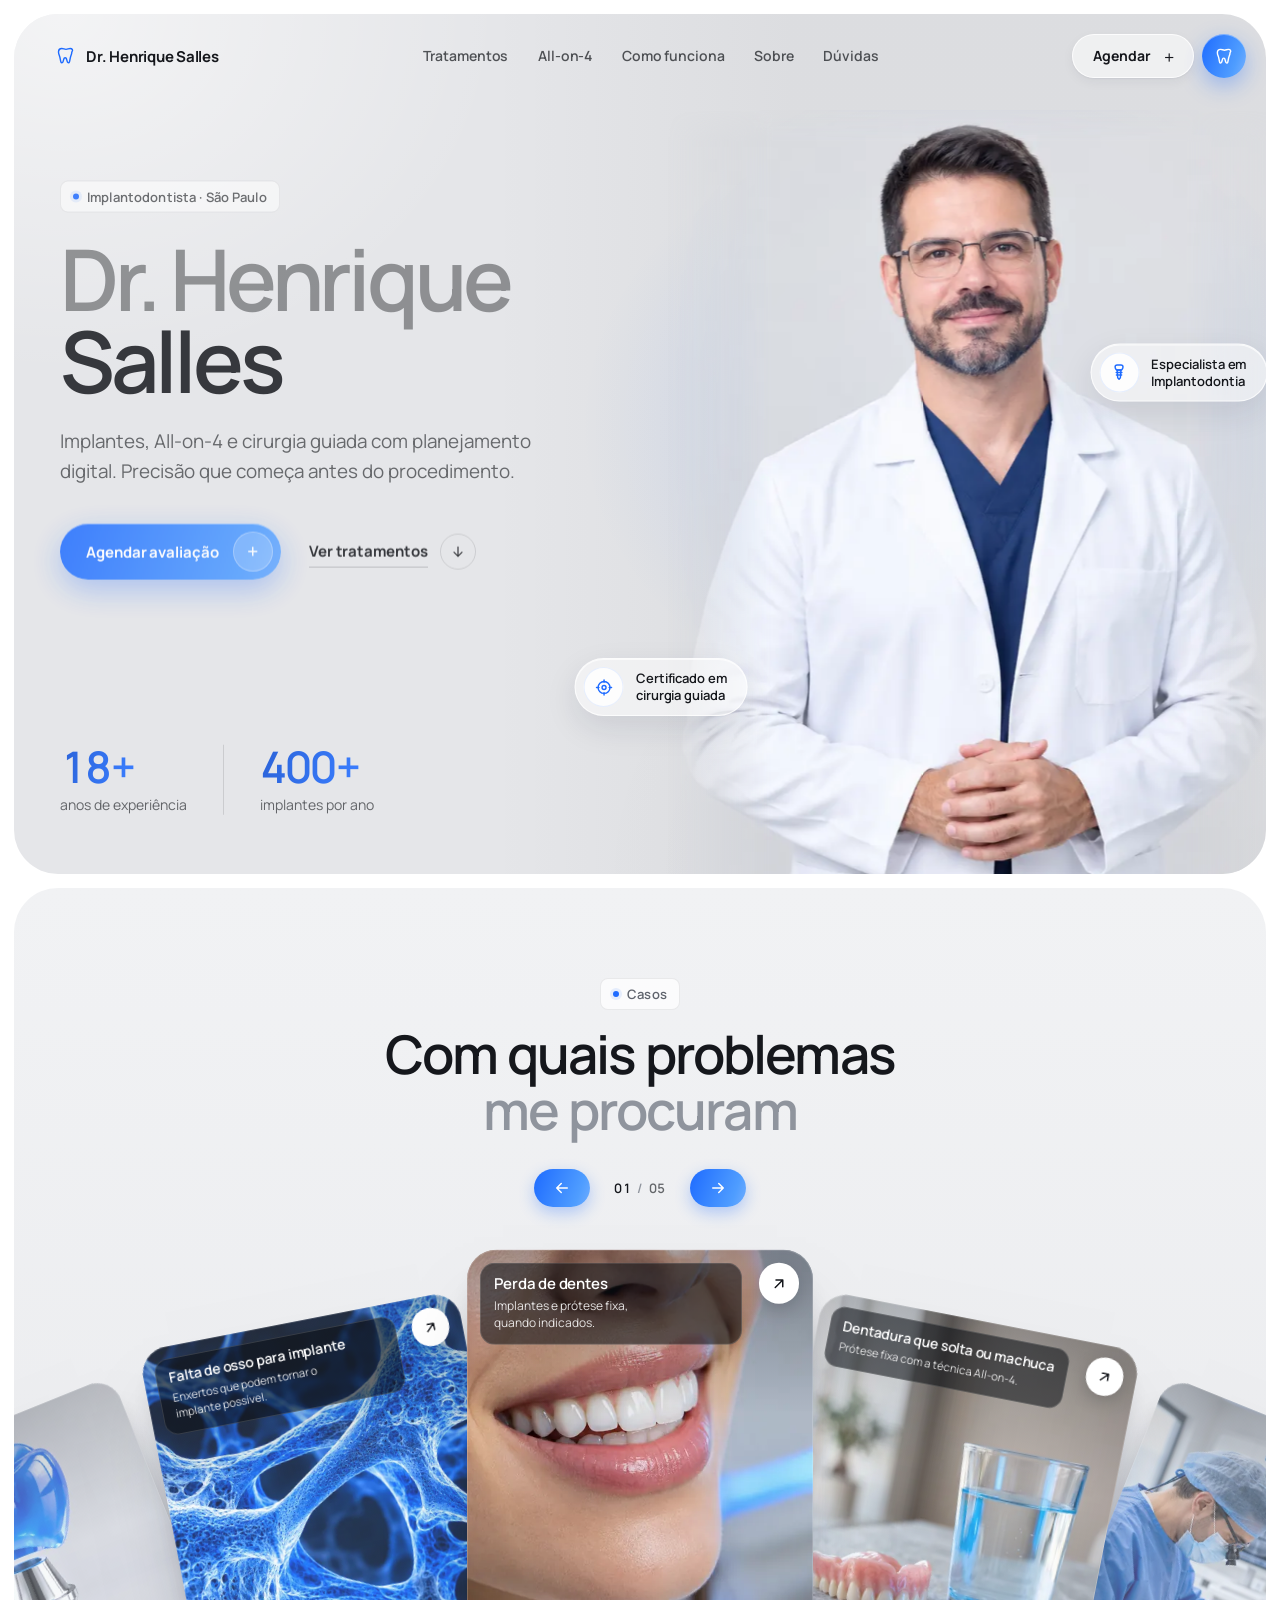
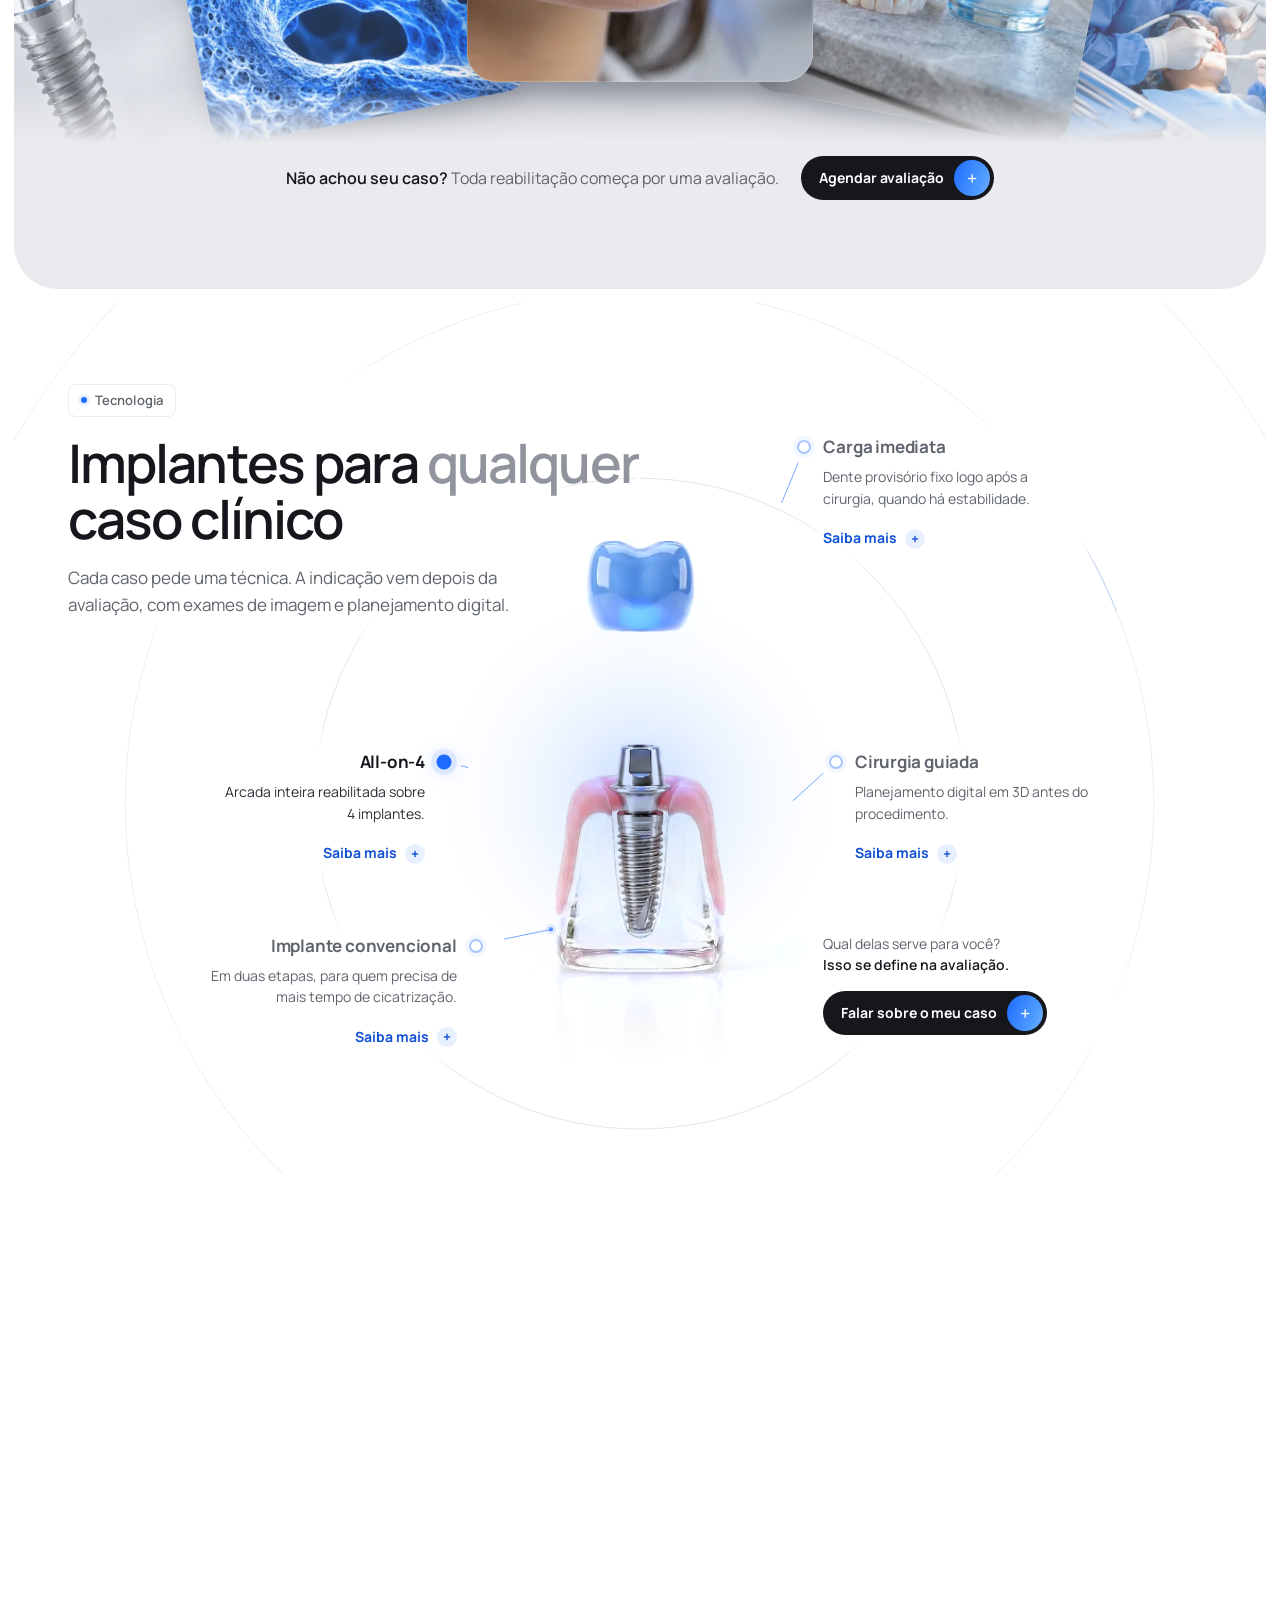
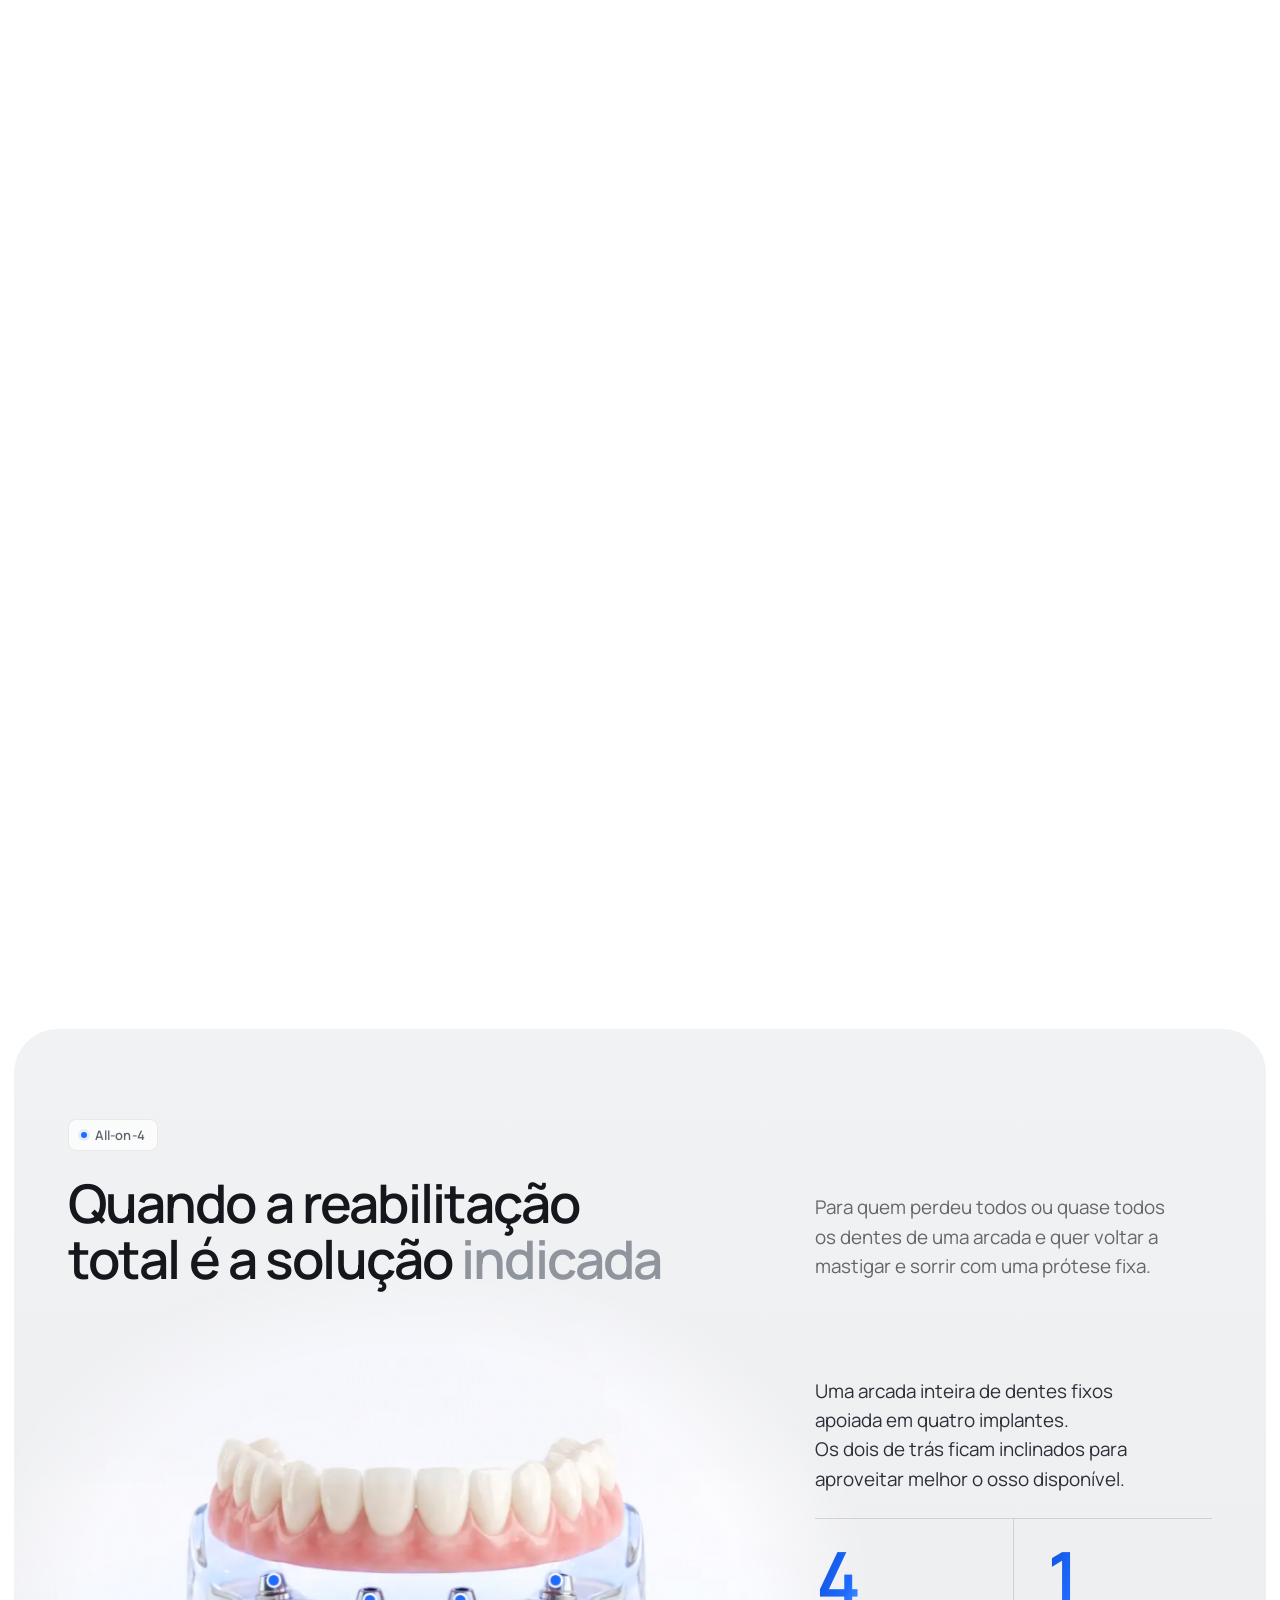
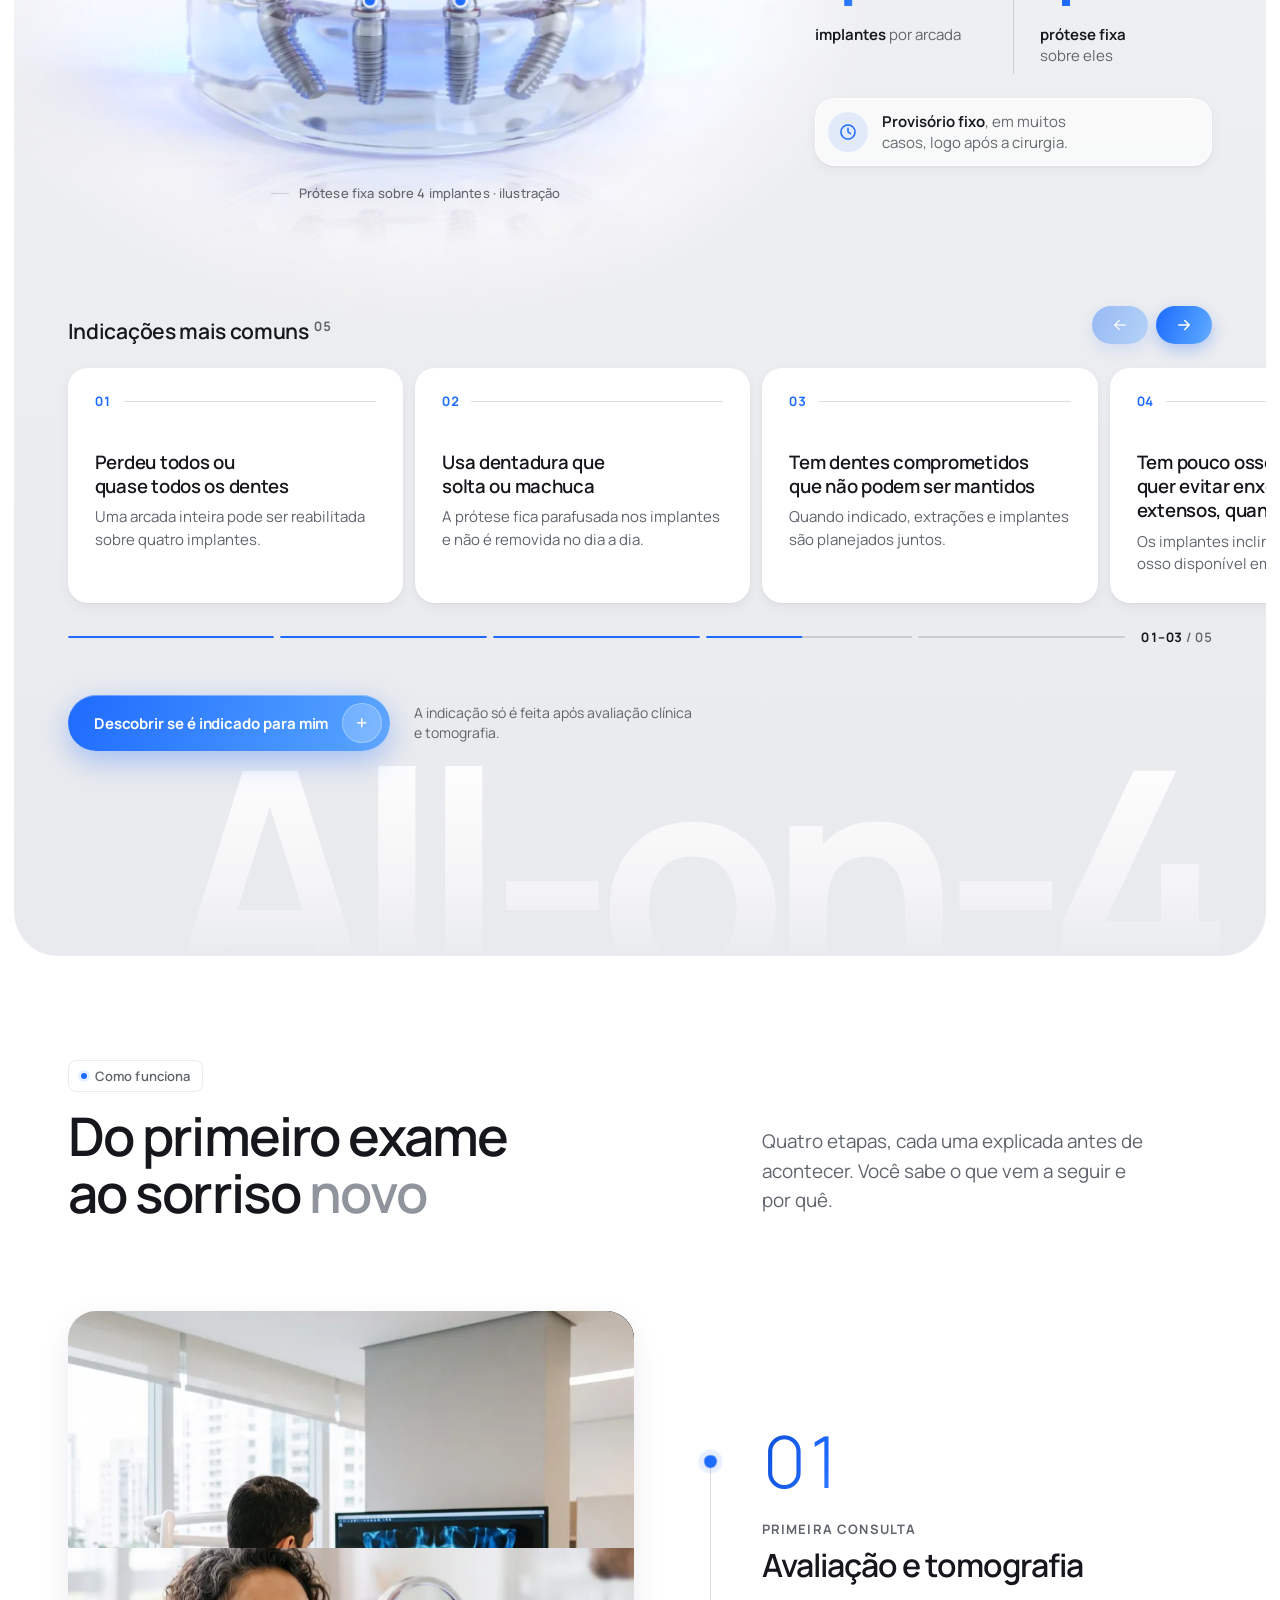
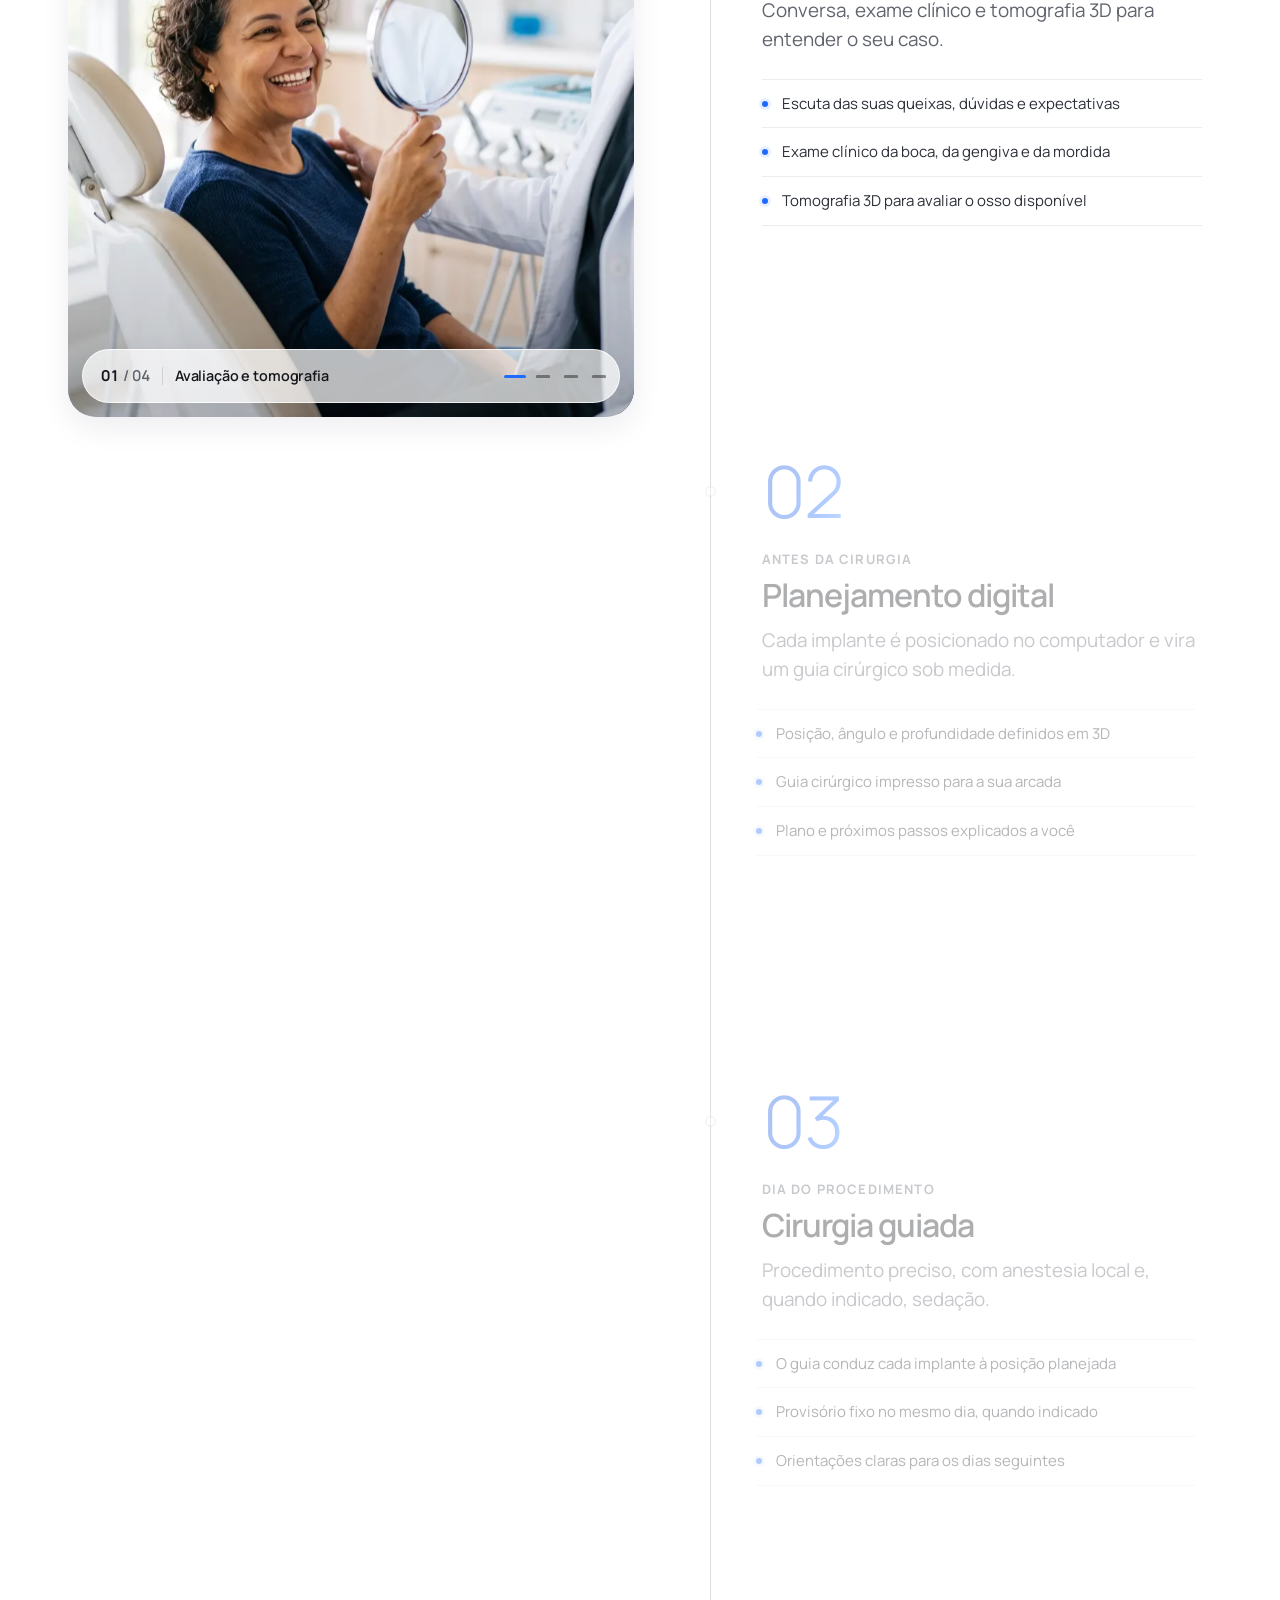
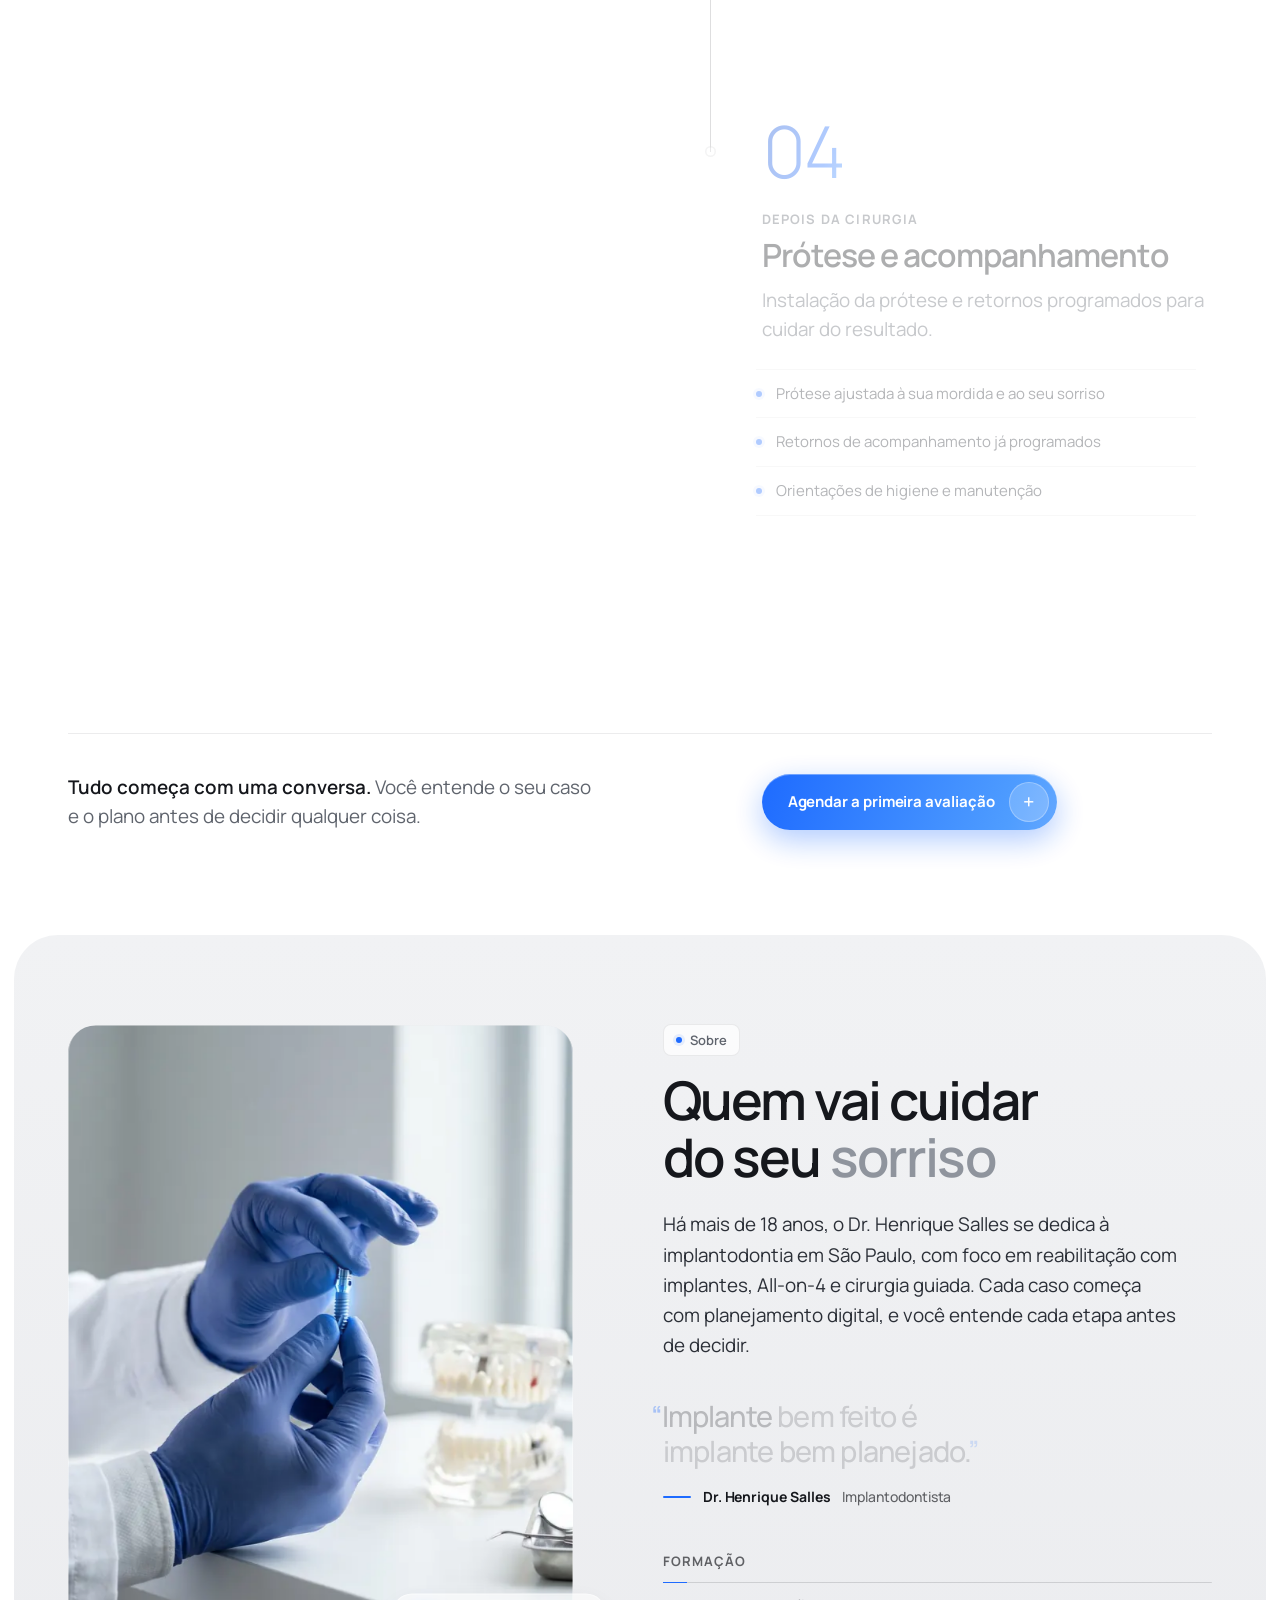
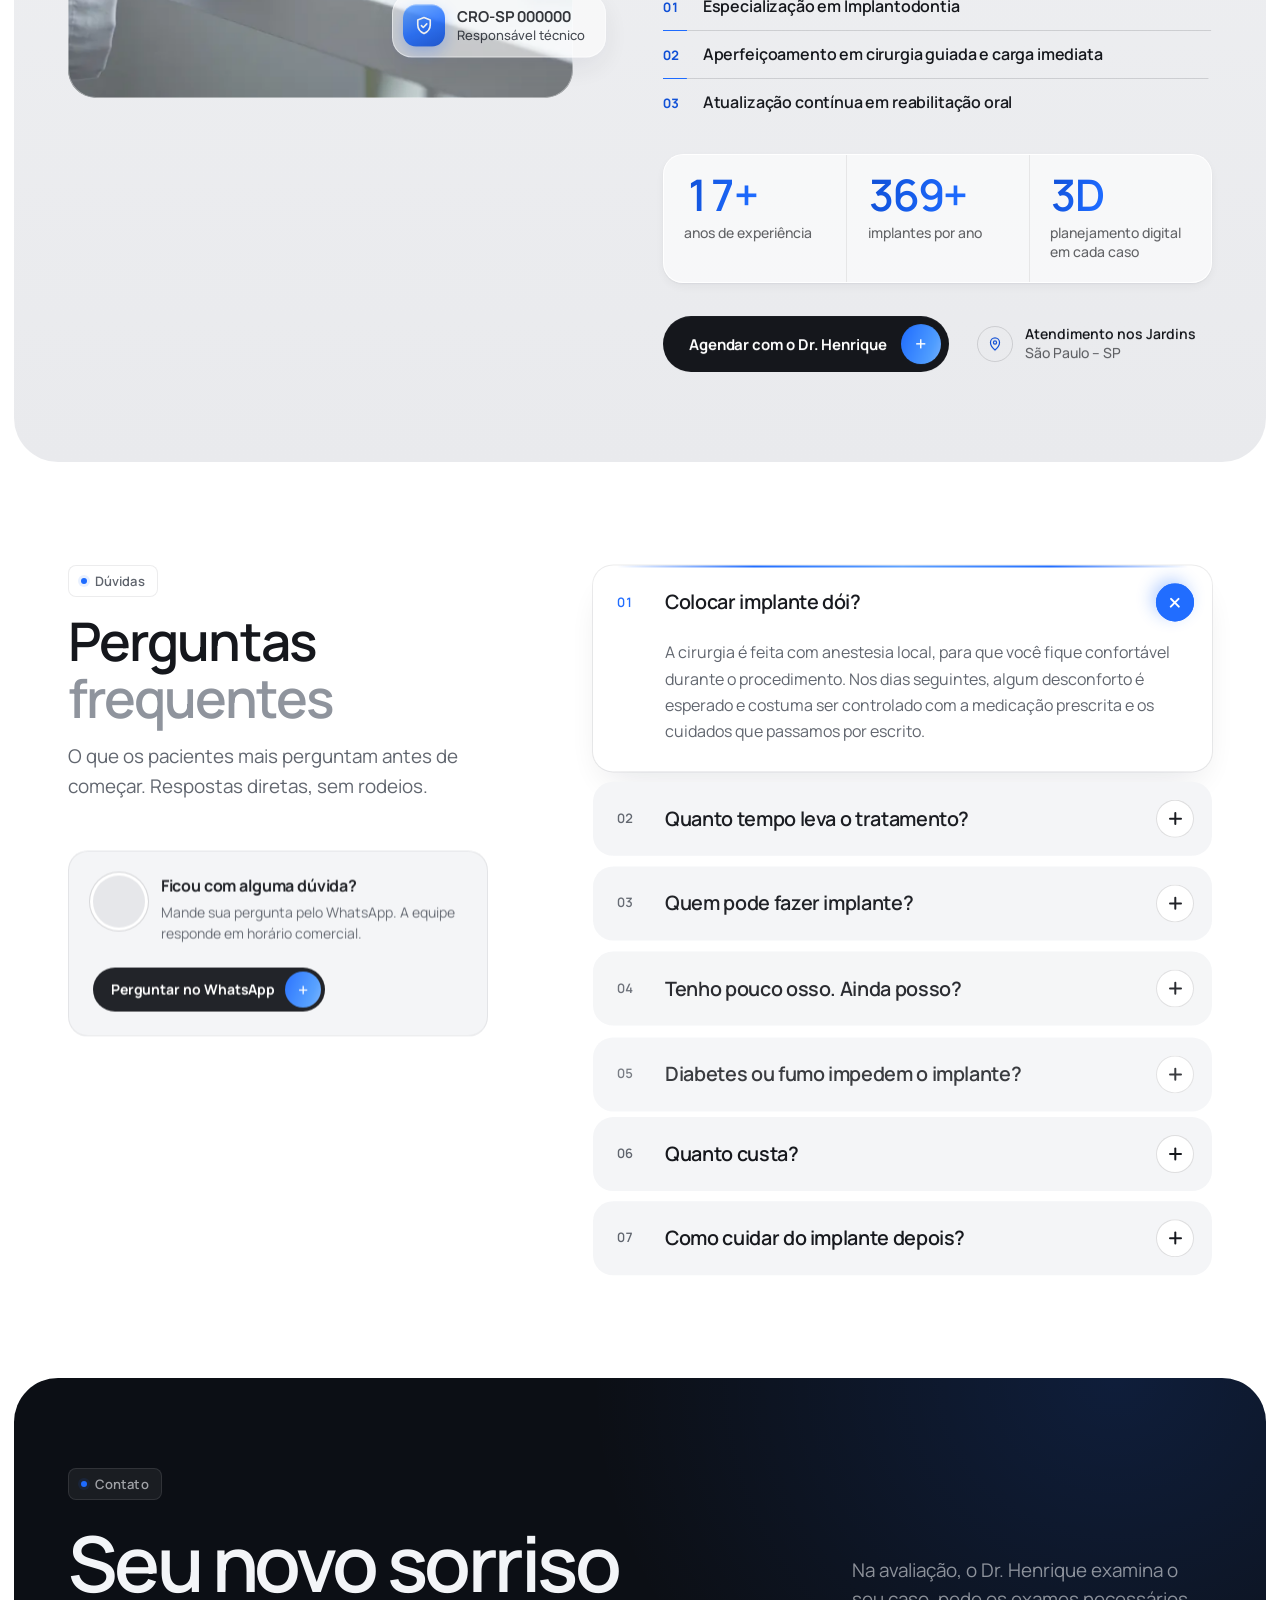
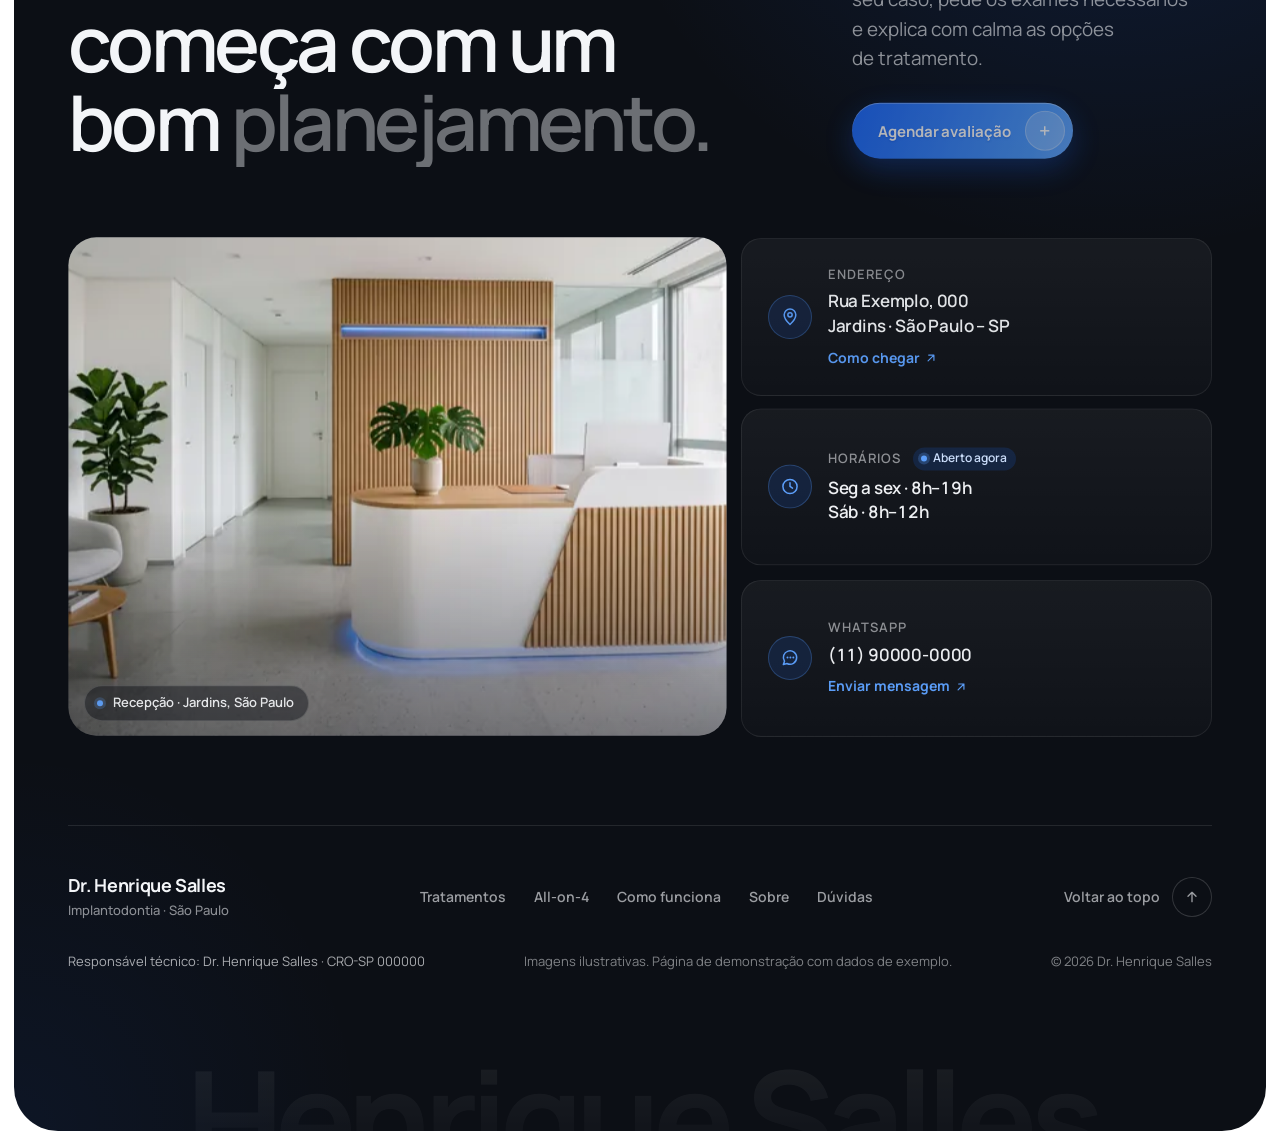
<file: referencias/Dr. Henrique Salles — Implantodontia/index.html>
<!doctype html>
<html lang="pt-BR">
  <head>
    <meta charset="utf-8" />
    <meta name="viewport" content="width=device-width, initial-scale=1, viewport-fit=cover" />
    <title>Dr. Henrique Salles · Implantodontista em São Paulo</title>
    <meta
      name="description"
      content="Implantes dentários, All-on-4, carga imediata e cirurgia guiada com planejamento digital. Agende sua avaliação com o Dr. Henrique Salles, implantodontista em São Paulo."
    />
    <meta name="theme-color" content="#e5e6e9" />
    <meta property="og:type" content="website" />
    <meta property="og:locale" content="pt_BR" />
    <meta property="og:title" content="Dr. Henrique Salles · Implantodontista em São Paulo" />
    <meta property="og:description" content="Implantes, All-on-4 e cirurgia guiada com planejamento digital em 3D." />
    <link rel="icon" href="./assets/favicon-D-kZIdQF.svg" type="image/svg+xml" />
    <!-- Antes da pintura: liga os estados iniciais das animações. Se o JS de
         movimento não subir em 8s, desliga, para nada ficar invisível. -->
    <script>
      (function () {
        var h = document.documentElement;
        h.classList.add('js');
        if (!window.matchMedia('(prefers-reduced-motion: reduce)').matches) {
          h.classList.add('js-motion');
          setTimeout(function () {
            if (!window.__movimentoOk) h.classList.remove('js-motion');
          }, 8000);
        }
      })();
    </script>
    <script type="application/ld+json">
      {
        "@context": "https://schema.org",
        "@type": "Dentist",
        "name": "Dr. Henrique Salles · Implantodontia",
        "description": "Implantes dentários, All-on-4, carga imediata e cirurgia guiada em São Paulo.",
        "address": { "@type": "PostalAddress", "addressLocality": "São Paulo", "addressRegion": "SP", "addressCountry": "BR" },
        "medicalSpecialty": "Dentistry"
      }
    </script>
    <script type="module" crossorigin src="./assets/index-pvOuaALi.js"></script>
    <link rel="stylesheet" crossorigin href="./assets/index-N7qcymKx.css">
  </head>
  <body>
    <a class="skip-link" href="#conteudo">Pular para o conteúdo</a>

    <main id="conteudo" class="paineis">
      <!-- =====================================================================
     Topo (hero + navegação) · três peças, CSS em sections/hero.css e JS em
     sections/hero.js:
     1) .hero-flutuante  pílula de vidro fixa no alto; aparece depois que o
                         topo sai da tela, some ao rolar para baixo e volta
                         ao rolar para cima.
     2) #hero-menu       menu do celular/tablet (diálogo); abre a partir do
                         botão de dois traços, que vira X.
     3) #topo            o painel cinza: nav, título, CTA, números e retrato.
     ===================================================================== -->
<div class="hero-flutuante" data-hero-flutuante inert>
  <div class="hero-flutuante-pilula">
    <a class="hero-marca" href="#topo">
      <svg class="hero-marca-simbolo" viewBox="0 0 24 24" fill="none" stroke="currentColor" stroke-width="1.7" stroke-linejoin="round" aria-hidden="true" focusable="false"><path d="M7 3C4.8 3 3 4.8 3 7.2c0 2.3.9 3.8 1.5 5.6.6 1.9.7 4.2 1.4 6.4.4 1.2 1.9 1.3 2.4.1.6-1.5.9-3.8 1.7-4.9.4-.5 1.6-.5 2 0 .8 1.1 1.1 3.4 1.7 4.9.5 1.2 2 1.1 2.4-.1.7-2.2.8-4.5 1.4-6.4.6-1.8 1.5-3.3 1.5-5.6C21 4.8 19.2 3 17 3c-1.9 0-3 1-5 1S8.9 3 7 3z" /></svg>
      <span class="hero-marca-nome">Dr. Henrique Salles</span>
    </a>
    <nav class="hero-links" aria-label="Atalhos da página">
      <a class="hero-link" href="#tratamentos">Tratamentos</a>
      <a class="hero-link" href="#all-on-4">All-on-4</a>
      <a class="hero-link" href="#jornada">Como funciona</a>
      <a class="hero-link" href="#sobre">Sobre</a>
      <a class="hero-link" href="#duvidas">Dúvidas</a>
    </nav>
    <a class="btn btn--sm btn--primario hero-flutuante-cta" data-wa="nav" href="#contato">
      <span class="btn__rotulo">Agendar</span>
      <span class="btn__icone" aria-hidden="true">+</span>
      <span class="sr-only">(abre o WhatsApp)</span>
    </a>
    <button type="button" class="hero-burger" data-hero-menu aria-controls="hero-menu" aria-expanded="false" aria-label="Menu">
      <span class="hero-burger-traco" aria-hidden="true"></span>
      <span class="hero-burger-traco" aria-hidden="true"></span>
    </button>
  </div>
</div>

<div class="hero-menu" id="hero-menu" role="dialog" aria-modal="true" aria-label="Menu">
  <div class="hero-menu-veu" data-hero-menu-fechar></div>
  <div class="hero-menu-painel" data-lenis-prevent>
    <div class="hero-menu-topo">
      <a class="hero-marca" href="#topo">
        <svg class="hero-marca-simbolo" viewBox="0 0 24 24" fill="none" stroke="currentColor" stroke-width="1.7" stroke-linejoin="round" aria-hidden="true" focusable="false"><path d="M7 3C4.8 3 3 4.8 3 7.2c0 2.3.9 3.8 1.5 5.6.6 1.9.7 4.2 1.4 6.4.4 1.2 1.9 1.3 2.4.1.6-1.5.9-3.8 1.7-4.9.4-.5 1.6-.5 2 0 .8 1.1 1.1 3.4 1.7 4.9.5 1.2 2 1.1 2.4-.1.7-2.2.8-4.5 1.4-6.4.6-1.8 1.5-3.3 1.5-5.6C21 4.8 19.2 3 17 3c-1.9 0-3 1-5 1S8.9 3 7 3z" /></svg>
        <span class="hero-marca-nome">Dr. Henrique Salles</span>
      </a>
      <button type="button" class="hero-burger hero-menu-fechar" aria-label="Fechar menu" data-hero-menu-fechar>
        <span class="hero-burger-traco" aria-hidden="true"></span>
        <span class="hero-burger-traco" aria-hidden="true"></span>
      </button>
    </div>

    <nav class="hero-menu-nav" aria-label="Menu principal">
      <ol class="hero-menu-lista" role="list">
        <li class="hero-menu-linha">
          <a class="hero-menu-link" href="#tratamentos"><span class="hero-menu-item"><span class="hero-menu-num" aria-hidden="true">01</span><span class="hero-menu-texto">Tratamentos</span><svg class="hero-menu-seta" viewBox="0 0 24 24" fill="none" stroke="currentColor" stroke-width="1.8" stroke-linecap="round" stroke-linejoin="round" aria-hidden="true" focusable="false"><path d="M7 17 17 7M9 7h8v8" /></svg></span></a>
        </li>
        <li class="hero-menu-linha">
          <a class="hero-menu-link" href="#all-on-4"><span class="hero-menu-item"><span class="hero-menu-num" aria-hidden="true">02</span><span class="hero-menu-texto">All-on-4</span><svg class="hero-menu-seta" viewBox="0 0 24 24" fill="none" stroke="currentColor" stroke-width="1.8" stroke-linecap="round" stroke-linejoin="round" aria-hidden="true" focusable="false"><path d="M7 17 17 7M9 7h8v8" /></svg></span></a>
        </li>
        <li class="hero-menu-linha">
          <a class="hero-menu-link" href="#jornada"><span class="hero-menu-item"><span class="hero-menu-num" aria-hidden="true">03</span><span class="hero-menu-texto">Como funciona</span><svg class="hero-menu-seta" viewBox="0 0 24 24" fill="none" stroke="currentColor" stroke-width="1.8" stroke-linecap="round" stroke-linejoin="round" aria-hidden="true" focusable="false"><path d="M7 17 17 7M9 7h8v8" /></svg></span></a>
        </li>
        <li class="hero-menu-linha">
          <a class="hero-menu-link" href="#sobre"><span class="hero-menu-item"><span class="hero-menu-num" aria-hidden="true">04</span><span class="hero-menu-texto">Sobre</span><svg class="hero-menu-seta" viewBox="0 0 24 24" fill="none" stroke="currentColor" stroke-width="1.8" stroke-linecap="round" stroke-linejoin="round" aria-hidden="true" focusable="false"><path d="M7 17 17 7M9 7h8v8" /></svg></span></a>
        </li>
        <li class="hero-menu-linha">
          <a class="hero-menu-link" href="#duvidas"><span class="hero-menu-item"><span class="hero-menu-num" aria-hidden="true">05</span><span class="hero-menu-texto">Dúvidas</span><svg class="hero-menu-seta" viewBox="0 0 24 24" fill="none" stroke="currentColor" stroke-width="1.8" stroke-linecap="round" stroke-linejoin="round" aria-hidden="true" focusable="false"><path d="M7 17 17 7M9 7h8v8" /></svg></span></a>
        </li>
      </ol>
    </nav>

    <div class="hero-menu-rodape">
      <a class="btn btn--primario btn--bloco hero-menu-cta" data-wa="nav" href="#contato">
        <span class="btn__rotulo">Agendar avaliação</span>
        <span class="btn__icone" aria-hidden="true">+</span>
        <span class="sr-only">(abre o WhatsApp)</span>
      </a>
      <p class="hero-menu-info">
        <span>Jardins · São Paulo – SP</span>
        <span>Seg a sex 8h–19h · Sáb 8h–12h</span>
      </p>
    </div>
  </div>
</div>

<section id="topo" class="painel hero" data-dobra="hero" aria-labelledby="topo-titulo">
  <div class="hero-fundo" aria-hidden="true"></div>

  <header class="hero-nav">
    <a class="hero-marca" href="#topo">
      <svg class="hero-marca-simbolo" viewBox="0 0 24 24" fill="none" stroke="currentColor" stroke-width="1.7" stroke-linejoin="round" aria-hidden="true" focusable="false"><path d="M7 3C4.8 3 3 4.8 3 7.2c0 2.3.9 3.8 1.5 5.6.6 1.9.7 4.2 1.4 6.4.4 1.2 1.9 1.3 2.4.1.6-1.5.9-3.8 1.7-4.9.4-.5 1.6-.5 2 0 .8 1.1 1.1 3.4 1.7 4.9.5 1.2 2 1.1 2.4-.1.7-2.2.8-4.5 1.4-6.4.6-1.8 1.5-3.3 1.5-5.6C21 4.8 19.2 3 17 3c-1.9 0-3 1-5 1S8.9 3 7 3z" /></svg>
      <span class="hero-marca-nome">Dr. Henrique Salles</span>
    </a>
    <nav class="hero-links" aria-label="Menu principal">
      <a class="hero-link" href="#tratamentos">Tratamentos</a>
      <a class="hero-link" href="#all-on-4">All-on-4</a>
      <a class="hero-link" href="#jornada">Como funciona</a>
      <a class="hero-link" href="#sobre">Sobre</a>
      <a class="hero-link" href="#duvidas">Dúvidas</a>
    </nav>
    <div class="hero-nav-acoes">
      <a class="btn btn--sm btn--vidro hero-agendar" data-wa="nav" href="#contato">
        <span class="btn__rotulo">Agendar</span>
        <span class="btn__icone" aria-hidden="true">+</span>
        <span class="sr-only">(abre o WhatsApp)</span>
      </a>
      <span class="hero-dente" aria-hidden="true">
        <svg viewBox="0 0 24 24" fill="none" stroke="currentColor" stroke-width="1.8" stroke-linejoin="round" focusable="false"><path d="M7 3C4.8 3 3 4.8 3 7.2c0 2.3.9 3.8 1.5 5.6.6 1.9.7 4.2 1.4 6.4.4 1.2 1.9 1.3 2.4.1.6-1.5.9-3.8 1.7-4.9.4-.5 1.6-.5 2 0 .8 1.1 1.1 3.4 1.7 4.9.5 1.2 2 1.1 2.4-.1.7-2.2.8-4.5 1.4-6.4.6-1.8 1.5-3.3 1.5-5.6C21 4.8 19.2 3 17 3c-1.9 0-3 1-5 1S8.9 3 7 3z" /></svg>
      </span>
      <button type="button" class="hero-burger" data-hero-menu aria-controls="hero-menu" aria-expanded="false" aria-label="Menu">
        <span class="hero-burger-traco" aria-hidden="true"></span>
        <span class="hero-burger-traco" aria-hidden="true"></span>
      </button>
    </div>
  </header>

  <div class="hero-grid">
    <div class="hero-intro">
      <p class="tag hero-tag">Implantodontista · São Paulo</p>
      <h1 id="topo-titulo" class="hero-titulo">
        <span class="hero-linha"><span class="hero-linha-in h-light">Dr. Henrique</span></span>
        <span class="hero-linha"><span class="hero-linha-in">Salles</span></span>
      </h1>
      <p class="hero-apoio">Implantes, All-on-4 e cirurgia guiada com planejamento digital. Precisão que começa antes do procedimento.</p>
    </div>

    <div class="hero-acoes">
      <div class="hero-acao hero-acao--cta">
        <a class="btn btn--primario hero-cta" data-wa="hero" href="#contato">
          <span class="btn__rotulo">Agendar avaliação</span>
          <span class="btn__icone" aria-hidden="true">+</span>
          <span class="sr-only">(abre o WhatsApp)</span>
        </a>
      </div>
      <div class="hero-acao">
        <a class="hero-secundario" href="#tratamentos">
          <span class="hero-secundario-texto">Ver tratamentos</span>
          <span class="hero-secundario-icone" aria-hidden="true"><svg viewBox="0 0 24 24" fill="none" stroke="currentColor" stroke-width="1.8" stroke-linecap="round" stroke-linejoin="round" focusable="false"><path d="M12 5v14M6 13l6 6 6-6" /></svg></span>
        </a>
      </div>
    </div>

    <ul class="hero-numeros" role="list">
      <li class="hero-numero">
        <strong class="hero-numero-valor num-shine" data-contar="18" data-sufixo="+">18+</strong>
        <span class="hero-numero-rotulo">anos de experiência</span>
      </li>
      <li class="hero-numero">
        <strong class="hero-numero-valor num-shine" data-contar="400" data-sufixo="+">400+</strong>
        <span class="hero-numero-rotulo">implantes por ano</span>
      </li>
    </ul>

    <div class="hero-retrato">
      <div class="hero-palco">
        <div class="hero-brilho" data-hero-prof="-10" aria-hidden="true"><span class="hero-brilho-in"></span></div>
        <div class="hero-foto">
          <img class="hero-foto-img" src="./assets/doutor-hero-816-DFy0Wsyb.webp" srcset="./assets/doutor-hero-480--Tjh75Rt.webp 480w, ./assets/doutor-hero-800-C3QTpBdg.webp 800w, ./assets/doutor-hero-816-DFy0Wsyb.webp 816w" sizes="(min-width: 1024px) 620px, (min-width: 641px) 540px, 110vw" alt="Dr. Henrique Salles de jaleco branco, sorrindo, com as mãos juntas" width="816" height="1024" fetchpriority="high" decoding="async" />
        </div>
        <div class="hero-selos">
          <div class="hero-selo hero-selo--a" data-hero-prof="8">
            <p class="hero-selo-corpo vidro">
              <span class="hero-selo-icone" aria-hidden="true"><svg viewBox="0 0 24 24" fill="none" stroke="currentColor" stroke-width="1.8" stroke-linecap="round" stroke-linejoin="round" focusable="false"><path d="M7 5.6C7 4.1 8.1 3 9.6 3h4.8C15.9 3 17 4.1 17 5.6c0 1.6-.8 2.9-2 3.9H9c-1.2-1-2-2.3-2-3.9Z" /><path d="M9.6 9.5h4.8l-.7 9.6L12 21l-1.7-1.9-.7-9.6Z" /><path d="M8.4 12.6h7.2M8.7 15.8h6.6" /></svg></span>
              <span class="hero-selo-texto">Especialista em <br />Implantodontia</span>
            </p>
          </div>
          <div class="hero-selo hero-selo--b" data-hero-prof="6">
            <p class="hero-selo-corpo vidro">
              <span class="hero-selo-icone" aria-hidden="true"><svg viewBox="0 0 24 24" fill="none" stroke="currentColor" stroke-width="1.8" stroke-linecap="round" focusable="false"><circle cx="12" cy="12" r="7.5" /><circle cx="12" cy="12" r="2.5" /><path d="M12 2.5v3M12 18.5v3M2.5 12h3M18.5 12h3" /></svg></span>
              <span class="hero-selo-texto">Certificado em <br />cirurgia guiada</span>
            </p>
          </div>
        </div>
      </div>
    </div>
  </div>
</section>

      <!-- Casos · "Com quais problemas me procuram": leque de 5 cards (carrossel circular). -->
<section id="casos" class="painel painel--surface casos" data-dobra="casos" aria-labelledby="casos-titulo">
  <div class="wrap">
    <header class="cabeca cabeca--centro casos-cabeca">
      <span class="tag" data-reveal>Casos</span>
      <h2 id="casos-titulo" data-split>Com quais problemas<br /><span class="h-light">me procuram</span></h2>
    </header>

    <div
      class="casos-carrossel"
      role="region"
      aria-roledescription="carrossel"
      aria-label="Problemas que tratamos"
      data-casos-carrossel
    >
      <div class="casos-controles" data-reveal data-reveal-delay="0.1">
        <button type="button" class="seta casos-seta" data-dir="prev" aria-controls="casos-deck" aria-label="Caso anterior">
          <svg viewBox="0 0 24 24" fill="none" stroke="currentColor" stroke-width="2" stroke-linecap="round" stroke-linejoin="round" aria-hidden="true"><path d="M19 12H5M11 6l-6 6 6 6" /></svg>
        </button>
        <p class="casos-contador" aria-hidden="true">
          <span class="casos-contador-atual"><span>01</span></span>
          <span class="casos-contador-sep">/</span>
          <span class="casos-contador-total">05</span>
        </p>
        <button type="button" class="seta casos-seta" data-dir="next" aria-controls="casos-deck" aria-label="Próximo caso">
          <svg viewBox="0 0 24 24" fill="none" stroke="currentColor" stroke-width="2" stroke-linecap="round" stroke-linejoin="round" aria-hidden="true"><path d="M5 12h14M13 6l6 6-6 6" /></svg>
        </button>
      </div>

      <p class="sr-only" aria-live="polite" aria-atomic="true" data-casos-status></p>

      <div class="casos-palco" data-casos-palco data-lenis-prevent-horizontal>
        <div class="casos-deck" id="casos-deck">
          <article class="casos-card" data-pos="0" role="group" aria-roledescription="slide" aria-label="1 de 5: Perda de dentes">
            <div class="casos-card-in">
              <div class="casos-card-media">
                <img
                  src="./assets/caso-perda-800-C9_Ry7cq.webp"
                  srcset="./assets/caso-perda-480-DmLsGG8z.webp 480w, ./assets/caso-perda-800-C9_Ry7cq.webp 800w, ./assets/caso-perda-816-BJWIRLCo.webp 816w"
                  sizes="(max-width: 720px) 262px, (max-width: 1380px) 27vw, 372px"
                  alt="Close de um sorriso feminino com dentes brancos e naturais"
                  width="816" height="1024" loading="lazy" decoding="async" draggable="false"
                />
              </div>
              <span class="casos-card-veu" aria-hidden="true"></span>
              <div class="casos-card-topo">
                <div class="casos-rotulo">
                  <h3>Perda de dentes</h3>
                  <p>Implantes e prótese fixa, quando indicados.</p>
                </div>
                <a class="casos-ir" href="#tratamentos" draggable="false" aria-label="Ver tratamentos para perda de dentes">
                  <svg viewBox="0 0 24 24" fill="none" stroke="currentColor" stroke-width="2" stroke-linecap="round" stroke-linejoin="round" aria-hidden="true"><path d="M7 17L17 7M8 7h9v9" /></svg>
                  <svg viewBox="0 0 24 24" fill="none" stroke="currentColor" stroke-width="2" stroke-linecap="round" stroke-linejoin="round" aria-hidden="true"><path d="M7 17L17 7M8 7h9v9" /></svg>
                </a>
              </div>
            </div>
          </article>

          <article class="casos-card" data-pos="1" role="group" aria-roledescription="slide" aria-label="2 de 5: Dentadura que solta ou machuca">
            <div class="casos-card-in">
              <div class="casos-card-media">
                <img
                  src="./assets/caso-dentadura-800-CucqhQfn.webp"
                  srcset="./assets/caso-dentadura-480-CBpZO6p7.webp 480w, ./assets/caso-dentadura-800-CucqhQfn.webp 800w, ./assets/caso-dentadura-1200-ig4veXyy.webp 1200w"
                  sizes="(max-width: 720px) 262px, (max-width: 1380px) 27vw, 372px"
                  alt="Dentadura sobre uma bancada de pedra, ao lado de um copo d'água"
                  width="800" height="993" loading="lazy" decoding="async" draggable="false"
                />
              </div>
              <span class="casos-card-veu" aria-hidden="true"></span>
              <div class="casos-card-topo">
                <div class="casos-rotulo">
                  <h3>Dentadura que solta ou machuca</h3>
                  <p>Prótese fixa com a técnica <span class="casos-nobr">All-on-4</span>.</p>
                </div>
                <a class="casos-ir" href="#all-on-4" draggable="false" aria-label="Ver o All-on-4 para quem usa dentadura">
                  <svg viewBox="0 0 24 24" fill="none" stroke="currentColor" stroke-width="2" stroke-linecap="round" stroke-linejoin="round" aria-hidden="true"><path d="M7 17L17 7M8 7h9v9" /></svg>
                  <svg viewBox="0 0 24 24" fill="none" stroke="currentColor" stroke-width="2" stroke-linecap="round" stroke-linejoin="round" aria-hidden="true"><path d="M7 17L17 7M8 7h9v9" /></svg>
                </a>
              </div>
            </div>
          </article>

          <article class="casos-card" data-pos="2" role="group" aria-roledescription="slide" aria-label="3 de 5: Extração e siso">
            <div class="casos-card-in">
              <div class="casos-card-media">
                <img
                  src="./assets/caso-extracao-800-DM-KvJUE.webp"
                  srcset="./assets/caso-extracao-480-C_xpPteo.webp 480w, ./assets/caso-extracao-800-DM-KvJUE.webp 800w, ./assets/caso-extracao-816-BtGuzO2o.webp 816w"
                  sizes="(max-width: 720px) 262px, (max-width: 1380px) 27vw, 372px"
                  alt="Dentista e assistente realizando uma cirurgia odontológica"
                  width="816" height="1024" loading="lazy" decoding="async" draggable="false"
                />
              </div>
              <span class="casos-card-veu" aria-hidden="true"></span>
              <div class="casos-card-topo">
                <div class="casos-rotulo">
                  <h3>Extração e siso</h3>
                  <p>Extrações planejadas, inclusive de sisos.</p>
                </div>
                <a class="casos-ir" href="#tratamentos" draggable="false" aria-label="Ver tratamentos para extração e siso">
                  <svg viewBox="0 0 24 24" fill="none" stroke="currentColor" stroke-width="2" stroke-linecap="round" stroke-linejoin="round" aria-hidden="true"><path d="M7 17L17 7M8 7h9v9" /></svg>
                  <svg viewBox="0 0 24 24" fill="none" stroke="currentColor" stroke-width="2" stroke-linecap="round" stroke-linejoin="round" aria-hidden="true"><path d="M7 17L17 7M8 7h9v9" /></svg>
                </a>
              </div>
            </div>
          </article>

          <article class="casos-card" data-pos="-2" role="group" aria-roledescription="slide" aria-label="4 de 5: Dentes quebrados ou desgastados">
            <div class="casos-card-in">
              <div class="casos-card-media">
                <img
                  src="./assets/caso-dentes-800-CxBkZc-N.webp"
                  srcset="./assets/caso-dentes-480-DTFqYfAU.webp 480w, ./assets/caso-dentes-800-CxBkZc-N.webp 800w, ./assets/caso-dentes-816-DqH12gbg.webp 816w"
                  sizes="(max-width: 720px) 262px, (max-width: 1380px) 27vw, 372px"
                  alt="Coroa dentária azul sobre um implante de titânio"
                  width="816" height="1024" loading="lazy" decoding="async" draggable="false"
                />
              </div>
              <span class="casos-card-veu" aria-hidden="true"></span>
              <div class="casos-card-topo">
                <div class="casos-rotulo">
                  <h3>Dentes quebrados ou desgastados</h3>
                  <p>Coroas que recuperam forma e função.</p>
                </div>
                <a class="casos-ir" href="#tratamentos" draggable="false" aria-label="Ver tratamentos para dentes quebrados ou desgastados">
                  <svg viewBox="0 0 24 24" fill="none" stroke="currentColor" stroke-width="2" stroke-linecap="round" stroke-linejoin="round" aria-hidden="true"><path d="M7 17L17 7M8 7h9v9" /></svg>
                  <svg viewBox="0 0 24 24" fill="none" stroke="currentColor" stroke-width="2" stroke-linecap="round" stroke-linejoin="round" aria-hidden="true"><path d="M7 17L17 7M8 7h9v9" /></svg>
                </a>
              </div>
            </div>
          </article>

          <article class="casos-card" data-pos="-1" role="group" aria-roledescription="slide" aria-label="5 de 5: Falta de osso para implante">
            <div class="casos-card-in">
              <div class="casos-card-media">
                <img
                  src="./assets/caso-osso-800-U6vr_Pfw.webp"
                  srcset="./assets/caso-osso-480-CbimVgAc.webp 480w, ./assets/caso-osso-800-U6vr_Pfw.webp 800w, ./assets/caso-osso-816-CdjOViCX.webp 816w"
                  sizes="(max-width: 720px) 262px, (max-width: 1380px) 27vw, 372px"
                  alt="Estrutura de tecido ósseo em azul, vista de perto"
                  width="816" height="1024" loading="lazy" decoding="async" draggable="false"
                />
              </div>
              <span class="casos-card-veu" aria-hidden="true"></span>
              <div class="casos-card-topo">
                <div class="casos-rotulo">
                  <h3>Falta de osso para implante</h3>
                  <p>Enxertos que podem tornar o implante possível.</p>
                </div>
                <a class="casos-ir" href="#tratamentos" draggable="false" aria-label="Ver tratamentos para falta de osso">
                  <svg viewBox="0 0 24 24" fill="none" stroke="currentColor" stroke-width="2" stroke-linecap="round" stroke-linejoin="round" aria-hidden="true"><path d="M7 17L17 7M8 7h9v9" /></svg>
                  <svg viewBox="0 0 24 24" fill="none" stroke="currentColor" stroke-width="2" stroke-linecap="round" stroke-linejoin="round" aria-hidden="true"><path d="M7 17L17 7M8 7h9v9" /></svg>
                </a>
              </div>
            </div>
          </article>
        </div>
      </div>
    </div>

    <div class="casos-rodape" data-reveal>
      <p class="casos-rodape-texto"><strong>Não achou seu caso?</strong> Toda reabilitação começa por uma avaliação.</p>
      <a class="btn btn--escuro btn--sm casos-cta" data-wa="casos" href="#contato">
        <span class="btn__rotulo">Agendar avaliação</span>
        <span class="btn__icone" aria-hidden="true">+</span>
        <span class="sr-only">(abre o WhatsApp)</span>
      </a>
    </div>
  </div>
</section>

      <!-- =====================================================================
     Tecnologia · "Implantes para qualquer caso clínico"
     Desktop (≥1024): a dobra fica presa e a rolagem conduz o vídeo do
     encaixe (canvas) enquanto os quatro pontos em volta acendem um a um,
     cada um ligado ao centro por uma linha fina.
     Celular/tablet: o vídeo anima ao atravessar a tela; os pontos viram cards.
     ===================================================================== -->
<section
  id="tratamentos"
  class="painel painel--branco tec"
  data-dobra="tecnologia"
  aria-labelledby="tratamentos-titulo"
>
  <div class="wrap tec-palco">
    <header class="cabeca tec-cabeca">
      <span class="tag">Tecnologia</span>
      <h2 id="tratamentos-titulo" data-split>
        Implantes para <span class="h-light">qualquer</span><br />
        caso clínico
      </h2>
      <p class="apoio tec-apoio" data-reveal data-reveal-delay="0.15">
        Cada caso pede uma técnica. A indicação vem depois da avaliação, com exames de imagem e planejamento digital.
      </p>
    </header>

    <div class="tec-orbita">
      <div class="tec-nucleo">
        <!-- Anéis: um SVG por anel; os que giram são camadas próprias (giro barato) -->
        <div class="tec-aneis" aria-hidden="true">
          <svg class="tec-aneis-svg tec-aneis-svg--3" viewBox="-139 -139 278 278" focusable="false">
            <circle class="tec-anel tec-anel--3" r="138" pathLength="1" transform="rotate(-90)" />
          </svg>
          <svg class="tec-aneis-svg tec-aneis-svg--2 tec-giro tec-giro--2" viewBox="-99 -99 198 198" focusable="false">
            <circle class="tec-anel tec-anel--2" r="98" pathLength="1" transform="rotate(-90)" />
            <circle class="tec-traco" r="98" pathLength="1" transform="rotate(-40)" />
          </svg>
          <svg class="tec-aneis-svg tec-aneis-svg--1 tec-giro tec-giro--1" viewBox="-63 -63 126 126" focusable="false">
            <circle class="tec-anel tec-anel--1" r="62" pathLength="1" transform="rotate(-90)" />
            <circle class="tec-traco tec-traco--1" r="62" pathLength="1" transform="rotate(140)" />
          </svg>
        </div>
        <div class="tec-brilho" aria-hidden="true"></div>
        <div
          class="tec-figura"
          role="img"
          aria-label="Ilustração: uma coroa dentária azul desce, encaixa sobre o implante e se ilumina"
        >
          <img
            class="tec-poster"
            src="./assets/implante-encaixe-800-Bivi3iRJ.webp"
            srcset="./assets/implante-encaixe-480-B-6QlvzC.webp 480w, ./assets/implante-encaixe-800-Bivi3iRJ.webp 800w, ./assets/implante-encaixe-1200-w3IeSqDw.webp 1200w"
            sizes="(min-width: 1024px) 600px, (min-width: 768px) 480px, 92vw"
            alt=""
            width="800"
            height="800"
            loading="lazy"
            decoding="async"
          />
          <canvas class="tec-canvas" aria-hidden="true"></canvas>
        </div>
      </div>

      <svg class="tec-linhas" aria-hidden="true" focusable="false">
        <path class="tec-linha" pathLength="1" d="M0 0" />
        <path class="tec-linha" pathLength="1" d="M0 0" />
        <path class="tec-linha" pathLength="1" d="M0 0" />
        <path class="tec-linha" pathLength="1" d="M0 0" />
        <g class="tec-no">
          <circle class="tec-no-halo" r="7" />
          <circle class="tec-no-ponto" r="2.75" />
        </g>
        <g class="tec-no">
          <circle class="tec-no-halo" r="7" />
          <circle class="tec-no-ponto" r="2.75" />
        </g>
        <g class="tec-no">
          <circle class="tec-no-halo" r="7" />
          <circle class="tec-no-ponto" r="2.75" />
        </g>
        <g class="tec-no">
          <circle class="tec-no-halo" r="7" />
          <circle class="tec-no-ponto" r="2.75" />
        </g>
      </svg>

      <ul class="tec-pontos" role="list">
        <li class="tec-ponto tec-ponto--1 tec-ponto--esq" data-ancora="-0.165 -0.03">
          <h3 class="tec-ponto-titulo"><span class="tec-bullet" aria-hidden="true"></span><span>All-on-4</span></h3>
          <p class="tec-ponto-texto">Arcada inteira reabilitada sobre 4 implantes.</p>
          <button type="button" class="link-mais tec-mais-btn" aria-expanded="false" aria-controls="tec-mais-1">
            <span>Saiba mais<span class="sr-only"> sobre All-on-4</span></span>
            <span class="link-mais__mais" aria-hidden="true">+</span>
          </button>
          <div class="tec-mais" id="tec-mais-1">
            <div class="tec-mais-in">
              <p>
                Indicado, após avaliação, para quem perdeu todos ou quase todos os dentes de uma arcada. A prótese fixa
                é instalada sobre quatro implantes em posições estratégicas.
              </p>
            </div>
          </div>
        </li>
        <li class="tec-ponto tec-ponto--2 tec-ponto--dir" data-ancora="0.115 -0.2">
          <h3 class="tec-ponto-titulo">
            <span class="tec-bullet" aria-hidden="true"></span><span>Carga imediata</span>
          </h3>
          <p class="tec-ponto-texto">Dente provisório fixo logo após a cirurgia, quando há estabilidade.</p>
          <button type="button" class="link-mais tec-mais-btn" aria-expanded="false" aria-controls="tec-mais-2">
            <span>Saiba mais<span class="sr-only"> sobre carga imediata</span></span>
            <span class="link-mais__mais" aria-hidden="true">+</span>
          </button>
          <div class="tec-mais" id="tec-mais-2">
            <div class="tec-mais-in">
              <p>
                Quando o osso oferece estabilidade suficiente, o provisório fixo é instalado logo depois do implante, em
                vez de você passar um período sem dentes.
              </p>
            </div>
          </div>
        </li>
        <li class="tec-ponto tec-ponto--3 tec-ponto--dir" data-ancora="0.175 0.1">
          <h3 class="tec-ponto-titulo">
            <span class="tec-bullet" aria-hidden="true"></span><span>Cirurgia guiada</span>
          </h3>
          <p class="tec-ponto-texto">Planejamento digital em 3D antes do procedimento.</p>
          <button type="button" class="link-mais tec-mais-btn" aria-expanded="false" aria-controls="tec-mais-3">
            <span>Saiba mais<span class="sr-only"> sobre cirurgia guiada</span></span>
            <span class="link-mais__mais" aria-hidden="true">+</span>
          </button>
          <div class="tec-mais" id="tec-mais-3">
            <div class="tec-mais-in">
              <p>
                A tomografia e o escaneamento da boca geram um guia cirúrgico sob medida, que orienta a posição
                planejada de cada implante.
              </p>
            </div>
          </div>
        </li>
        <li class="tec-ponto tec-ponto--4 tec-ponto--esq" data-ancora="-0.17 0.24">
          <h3 class="tec-ponto-titulo">
            <span class="tec-bullet" aria-hidden="true"></span><span>Implante convencional</span>
          </h3>
          <p class="tec-ponto-texto">Em duas etapas, para quem precisa de mais tempo de cicatrização.</p>
          <button type="button" class="link-mais tec-mais-btn" aria-expanded="false" aria-controls="tec-mais-4">
            <span>Saiba mais<span class="sr-only"> sobre implante convencional</span></span>
            <span class="link-mais__mais" aria-hidden="true">+</span>
          </button>
          <div class="tec-mais" id="tec-mais-4">
            <div class="tec-mais-in">
              <p>
                O implante fica alguns meses se integrando ao osso e só então recebe a coroa. Costuma ser o caminho
                quando o osso precisa de mais tempo.
              </p>
            </div>
          </div>
        </li>
      </ul>
    </div>

    <div class="tec-fim">
      <p class="tec-fim-texto">Qual delas serve para você? <span>Isso se define na avaliação.</span></p>
      <a class="btn btn--escuro btn--sm tec-cta" data-wa="tecnologia" href="#contato">
        <span class="btn__rotulo">Falar sobre o meu caso</span>
        <span class="btn__icone" aria-hidden="true">+</span>
      </a>
    </div>
  </div>
</section>

      <!-- ======================================================================
     All-on-4 · quando a reabilitação total é a solução indicada
     Peça central (prótese sobre 4 implantes) com brilho e reflexo, três
     fatos ao lado, faixa arrastável de indicações e marca d'água gigante.
     JS: src/js/sections/allon4.js · CSS: src/styles/sections/allon4.css
     ====================================================================== -->
<section id="all-on-4" class="painel painel--surface a4" data-dobra="allon4" aria-labelledby="all-on-4-titulo">
  <div class="wrap">
    <header class="cabeca a4-cabeca">
      <span class="tag" data-reveal="fade">All-on-4</span>
      <h2 id="all-on-4-titulo" data-split>Quando a reabilitação total é a solução <span class="h-light">indicada</span></h2>
      <p class="apoio a4-apoio" data-reveal data-reveal-delay="0.15">
        Para quem perdeu todos ou quase todos os dentes de uma arcada e quer voltar a mastigar e sorrir com uma prótese fixa.
      </p>
    </header>

    <div class="a4-palco">
      <figure class="a4-peca">
        <div class="a4-cena">
          <div class="a4-quadro">
            <span class="a4-luz" aria-hidden="true"></span>
            <span class="a4-brilho" aria-hidden="true"></span>
            <img
              class="a4-img"
              src="./assets/allon4-1200-Dwr5MhEh.webp"
              srcset="./assets/allon4-480-BOBcooyT.webp 480w, ./assets/allon4-800-Jlfa0PEk.webp 800w, ./assets/allon4-1200-Dwr5MhEh.webp 1200w, ./assets/allon4-1600-GhpQWq3V.webp 1600w"
              sizes="(min-width: 1600px) 1000px, (min-width: 1024px) 64vw, 130vw"
              width="1600"
              height="1195"
              alt="Prótese de arcada inteira, com dentes e gengiva, fixada sobre quatro implantes em um modelo transparente de mandíbula"
              loading="lazy"
              decoding="async"
            />
            <img
              class="a4-reflexo"
              src="./assets/allon4-1200-Dwr5MhEh.webp"
              srcset="./assets/allon4-480-BOBcooyT.webp 480w, ./assets/allon4-800-Jlfa0PEk.webp 800w, ./assets/allon4-1200-Dwr5MhEh.webp 1200w, ./assets/allon4-1600-GhpQWq3V.webp 1600w"
              sizes="(min-width: 1600px) 1000px, (min-width: 1024px) 64vw, 130vw"
              width="1600"
              height="1195"
              alt=""
              aria-hidden="true"
              loading="lazy"
              decoding="async"
            />
            <span class="a4-ponto" data-grupo="implantes" style="--x: 34.4%; --y: 50.2%; --i: 0" aria-hidden="true"></span>
            <span class="a4-ponto" data-grupo="implantes" style="--x: 45%; --y: 53%; --i: 1" aria-hidden="true"></span>
            <span class="a4-ponto" data-grupo="implantes" style="--x: 54.9%; --y: 53%; --i: 2" aria-hidden="true"></span>
            <span class="a4-ponto" data-grupo="implantes" style="--x: 65.3%; --y: 50.2%; --i: 3" aria-hidden="true"></span>
            <span class="a4-ponto a4-ponto--protese" data-grupo="protese" style="--x: 50%; --y: 45.6%" aria-hidden="true"></span>
          </div>
        </div>
        <figcaption class="a4-legenda">
          <span class="a4-legenda-traco" aria-hidden="true"></span>
          Prótese fixa sobre 4 implantes · ilustração
        </figcaption>
      </figure>

      <div class="a4-lado">
        <p class="a4-explica" data-reveal>
          Uma arcada inteira de dentes fixos apoiada em quatro implantes. Os&nbsp;dois de trás ficam inclinados para aproveitar melhor o&nbsp;osso disponível.
        </p>

        <dl class="a4-fatos">
          <div class="a4-fato" data-alvo="implantes" data-reveal>
            <dt class="a4-fato-num"><span class="num-shine">4</span></dt>
            <dd class="a4-fato-txt"><strong>implantes</strong> por arcada</dd>
          </div>
          <div class="a4-fato" data-alvo="protese" data-reveal data-reveal-delay="0.08">
            <dt class="a4-fato-num"><span class="num-shine">1</span></dt>
            <dd class="a4-fato-txt"><strong>prótese fixa</strong> sobre eles</dd>
          </div>
        </dl>

        <p class="a4-nota" data-alvo="todos" data-reveal data-reveal-delay="0.16">
          <span class="a4-nota-icone" aria-hidden="true">
            <svg viewBox="0 0 24 24" fill="none" stroke="currentColor" stroke-width="1.8" stroke-linecap="round" stroke-linejoin="round">
              <circle cx="12" cy="12" r="8.5" />
              <path d="M12 7.5V12l3 2" />
            </svg>
          </span>
          <span><strong>Provisório fixo</strong>, em muitos casos, logo após a cirurgia.</span>
        </p>
      </div>
    </div>
  </div>

  <!-- Indicações: faixa arrastável (desktop) / carrossel com snap (toque).
       Cada card é focável: Tab passa por eles e a faixa rola até o card;
       com o foco na faixa, ← → Home End também navegam. -->
  <div class="wrap a4-topo-faixa">
    <h3 class="a4-faixa-titulo" id="a4-indicacoes-titulo" data-reveal>
      Indicações mais comuns <span class="a4-faixa-conta" aria-hidden="true">05</span>
    </h3>
    <div class="a4-setas" data-reveal data-reveal-delay="0.1">
      <button class="seta" type="button" data-dir="prev" aria-controls="a4-faixa" aria-label="Indicação anterior">
        <svg viewBox="0 0 24 24" fill="none" stroke="currentColor" stroke-width="2" stroke-linecap="round" stroke-linejoin="round" aria-hidden="true"><path d="M19 12H5M11 6l-6 6 6 6" /></svg>
      </button>
      <button class="seta" type="button" data-dir="next" aria-controls="a4-faixa" aria-label="Próxima indicação">
        <svg viewBox="0 0 24 24" fill="none" stroke="currentColor" stroke-width="2" stroke-linecap="round" stroke-linejoin="round" aria-hidden="true"><path d="M5 12h14M13 6l6 6-6 6" /></svg>
      </button>
    </div>
  </div>

  <div class="a4-faixa" id="a4-faixa" role="region" aria-labelledby="a4-indicacoes-titulo" data-lenis-prevent-horizontal>
    <ol class="a4-cards" role="list">
      <li class="a4-card" tabindex="0" aria-labelledby="a4-ind-1" aria-describedby="a4-ind-1-txt">
        <div class="a4-card-corpo">
          <span class="a4-card-num" aria-hidden="true"><span>01</span><i></i></span>
          <h4 class="a4-card-titulo" id="a4-ind-1">Perdeu todos ou quase todos os dentes</h4>
          <p class="a4-card-txt" id="a4-ind-1-txt">Uma arcada inteira pode ser reabilitada sobre quatro implantes.</p>
        </div>
      </li>
      <li class="a4-card" tabindex="0" aria-labelledby="a4-ind-2" aria-describedby="a4-ind-2-txt">
        <div class="a4-card-corpo">
          <span class="a4-card-num" aria-hidden="true"><span>02</span><i></i></span>
          <h4 class="a4-card-titulo" id="a4-ind-2">Usa dentadura que solta ou machuca</h4>
          <p class="a4-card-txt" id="a4-ind-2-txt">A prótese fica parafusada nos implantes e não é removida no dia a dia.</p>
        </div>
      </li>
      <li class="a4-card" tabindex="0" aria-labelledby="a4-ind-3" aria-describedby="a4-ind-3-txt">
        <div class="a4-card-corpo">
          <span class="a4-card-num" aria-hidden="true"><span>03</span><i></i></span>
          <h4 class="a4-card-titulo" id="a4-ind-3">Tem dentes comprometidos que não podem ser mantidos</h4>
          <p class="a4-card-txt" id="a4-ind-3-txt">Quando indicado, extrações e implantes são planejados juntos.</p>
        </div>
      </li>
      <li class="a4-card" tabindex="0" aria-labelledby="a4-ind-4" aria-describedby="a4-ind-4-txt">
        <div class="a4-card-corpo">
          <span class="a4-card-num" aria-hidden="true"><span>04</span><i></i></span>
          <h4 class="a4-card-titulo" id="a4-ind-4">Tem pouco osso e quer evitar enxertos extensos, quando possível</h4>
          <p class="a4-card-txt" id="a4-ind-4-txt">Os implantes inclinados aproveitam o osso disponível em muitos casos.</p>
        </div>
      </li>
      <li class="a4-card" tabindex="0" aria-labelledby="a4-ind-5" aria-describedby="a4-ind-5-txt">
        <div class="a4-card-corpo">
          <span class="a4-card-num" aria-hidden="true"><span>05</span><i></i></span>
          <h4 class="a4-card-titulo" id="a4-ind-5">Quer reduzir o tempo sem dentes</h4>
          <p class="a4-card-txt" id="a4-ind-5-txt">Em muitos casos, um provisório fixo é instalado logo após a cirurgia.</p>
        </div>
      </li>
    </ol>
  </div>

  <div class="wrap a4-base">
    <div class="a4-progresso" aria-hidden="true" data-reveal="fade">
      <span class="a4-progresso-trilho"></span>
      <span class="a4-progresso-num"><b class="a4-progresso-atual">01</b> / 05</span>
    </div>

    <div class="a4-cta" data-reveal>
      <a class="btn btn--primario a4-btn" data-wa="allon4" href="#contato">
        <span class="btn__rotulo">Descobrir se é indicado para mim</span>
        <span class="btn__icone" aria-hidden="true">+</span>
      </a>
      <p class="a4-cta-nota">A indicação só é feita após avaliação clínica e tomografia.</p>
    </div>
  </div>

  <p class="a4-marca" aria-hidden="true"><span class="a4-marca-txt">All-on-4</span></p>
</section>

      <!-- Jornada · "Como funciona"
     Desktop (≥1024, com movimento): moldura fixa à esquerda troca a imagem
     conforme cada etapa passa; etapas à direita com trilho azul.
     Celular/tablet e movimento reduzido: linha do tempo com imagem por etapa. -->
<section id="jornada" class="painel painel--branco jor" data-dobra="jornada" aria-labelledby="jornada-titulo">
  <div class="wrap">
    <header class="jor-cabeca">
      <div class="cabeca">
        <span class="tag" data-reveal="fade">Como funciona</span>
        <h2 id="jornada-titulo" data-split>Do primeiro exame ao sorriso <span class="h-light">novo</span></h2>
      </div>
      <p class="jor-apoio" data-reveal data-reveal-delay="0.15">Quatro etapas, cada uma explicada antes de acontecer. Você sabe o que vem a seguir e por quê.</p>
    </header>

    <div class="jor-corpo">
      <!-- Moldura fixa (só no desktop com movimento). As imagens daqui repetem as
           de cada etapa, por isso alt vazio; carregam só quando a moldura aparece. -->
      <div class="jor-palco">
        <div class="jor-moldura">
          <div class="jor-quadros">
            <figure class="jor-quadro" data-i="0">
              <img src="./assets/jornada-avaliacao-1200-BiV5ZAd9.webp" srcset="./assets/jornada-avaliacao-800-Ch9K3yTM.webp 800w, ./assets/jornada-avaliacao-1200-BiV5ZAd9.webp 1200w, ./assets/jornada-avaliacao-1600-DFMbwx0O.webp 1600w" sizes="(min-width: 1600px) 620px, 44vw" alt="" width="1600" height="1986" loading="lazy" decoding="async" />
            </figure>
            <figure class="jor-quadro" data-i="1">
              <img src="./assets/jornada-guia-1200-CdpwUhtM.webp" srcset="./assets/jornada-guia-800-hroXrhuz.webp 800w, ./assets/jornada-guia-1200-CdpwUhtM.webp 1200w, ./assets/jornada-guia-1600-D-Ba6oGW.webp 1600w" sizes="(min-width: 1600px) 620px, 44vw" alt="" width="1600" height="1986" loading="lazy" decoding="async" />
            </figure>
            <figure class="jor-quadro" data-i="2">
              <img src="./assets/jornada-cirurgia-1200-T7fs7Z-R.webp" srcset="./assets/jornada-cirurgia-800-JIstsODn.webp 800w, ./assets/jornada-cirurgia-1200-T7fs7Z-R.webp 1200w, ./assets/jornada-cirurgia-1600-BmnsjxU0.webp 1600w" sizes="(min-width: 1600px) 620px, 44vw" alt="" width="1600" height="1986" loading="lazy" decoding="async" />
            </figure>
            <figure class="jor-quadro" data-i="3">
              <img src="./assets/jornada-protese-1200-CbfErnEQ.webp" srcset="./assets/jornada-protese-800-CF3f4I3Z.webp 800w, ./assets/jornada-protese-1200-CbfErnEQ.webp 1200w, ./assets/jornada-protese-1600-B56g6dxM.webp 1600w" sizes="(min-width: 1600px) 620px, 44vw" alt="" width="1600" height="1986" loading="lazy" decoding="async" />
            </figure>
          </div>

          <div class="jor-legenda vidro">
            <p class="jor-legenda__conta" aria-hidden="true">
              <span class="jor-legenda__rolo"><span class="jor-legenda__fita"><span>01</span><span>02</span><span>03</span><span>04</span></span></span>
              <span class="jor-legenda__total">/ 04</span>
            </p>
            <span class="jor-legenda__sep" aria-hidden="true"></span>
            <p class="jor-legenda__nomes" aria-hidden="true">
              <span class="jor-legenda__nome is-ativo">Avaliação e tomografia</span>
              <span class="jor-legenda__nome">Planejamento digital</span>
              <span class="jor-legenda__nome">Cirurgia guiada</span>
              <span class="jor-legenda__nome">Prótese e acompanhamento</span>
            </p>
            <nav class="jor-nav" aria-label="Etapas do tratamento">
              <button type="button" class="jor-nav__btn" aria-label="Ir para a etapa 1: Avaliação e tomografia" aria-current="step"><span></span></button>
              <button type="button" class="jor-nav__btn" aria-label="Ir para a etapa 2: Planejamento digital"><span></span></button>
              <button type="button" class="jor-nav__btn" aria-label="Ir para a etapa 3: Cirurgia guiada"><span></span></button>
              <button type="button" class="jor-nav__btn" aria-label="Ir para a etapa 4: Prótese e acompanhamento"><span></span></button>
            </nav>
          </div>
        </div>
      </div>

      <div class="jor-etapas">
        <div class="jor-trilho" aria-hidden="true"><span class="jor-trilho__fill"></span></div>

        <ol class="jor-passos" role="list">
          <li class="jor-passo is-ativo is-feito" id="jornada-etapa-1">
            <figure class="jor-passo__midia">
              <img src="./assets/jornada-avaliacao-800-Ch9K3yTM.webp" srcset="./assets/jornada-avaliacao-480-cyBTDHEp.webp 480w, ./assets/jornada-avaliacao-800-Ch9K3yTM.webp 800w, ./assets/jornada-avaliacao-1200-BiV5ZAd9.webp 1200w" sizes="(min-width: 1600px) 620px, (min-width: 1024px) 44vw, (min-width: 640px) 38vw, calc(100vw - 86px)" alt="Dentista mostra a tomografia 3D na tela para uma paciente sentada na cadeira" width="1600" height="1986" loading="lazy" decoding="async" />
            </figure>
            <div class="jor-passo__corpo">
              <span class="jor-passo__no" aria-hidden="true"></span>
              <span class="jor-passo__num num-shine" aria-hidden="true">01</span>
              <p class="jor-passo__quando">Primeira consulta</p>
              <h3 tabindex="-1"><span class="sr-only">Etapa 1: </span>Avaliação e tomografia</h3>
              <p class="jor-passo__texto">Conversa, exame clínico e tomografia 3D para entender o seu caso.</p>
              <ul class="jor-passo__lista" role="list">
                <li>Escuta das suas queixas, dúvidas e expectativas</li>
                <li>Exame clínico da boca, da gengiva e da mordida</li>
                <li>Tomografia 3D para avaliar o osso disponível</li>
              </ul>
            </div>
          </li>

          <li class="jor-passo" id="jornada-etapa-2">
            <figure class="jor-passo__midia">
              <img src="./assets/jornada-guia-800-hroXrhuz.webp" srcset="./assets/jornada-guia-480-CEU17-U_.webp 480w, ./assets/jornada-guia-800-hroXrhuz.webp 800w, ./assets/jornada-guia-1200-CdpwUhtM.webp 1200w" sizes="(min-width: 1600px) 620px, (min-width: 1024px) 44vw, (min-width: 640px) 38vw, calc(100vw - 86px)" alt="Guia cirúrgico impresso em 3D sobre o modelo da arcada, com o planejamento digital na tela ao fundo" width="1600" height="1986" loading="lazy" decoding="async" />
            </figure>
            <div class="jor-passo__corpo">
              <span class="jor-passo__no" aria-hidden="true"></span>
              <span class="jor-passo__num num-shine" aria-hidden="true">02</span>
              <p class="jor-passo__quando">Antes da cirurgia</p>
              <h3 tabindex="-1"><span class="sr-only">Etapa 2: </span>Planejamento digital</h3>
              <p class="jor-passo__texto">Cada implante é posicionado no computador e vira um guia cirúrgico sob medida.</p>
              <ul class="jor-passo__lista" role="list">
                <li>Posição, ângulo e profundidade definidos em 3D</li>
                <li>Guia cirúrgico impresso para a sua arcada</li>
                <li>Plano e próximos passos explicados a você</li>
              </ul>
            </div>
          </li>

          <li class="jor-passo" id="jornada-etapa-3">
            <figure class="jor-passo__midia">
              <img src="./assets/jornada-cirurgia-800-JIstsODn.webp" srcset="./assets/jornada-cirurgia-480-CXMPSx25.webp 480w, ./assets/jornada-cirurgia-800-JIstsODn.webp 800w, ./assets/jornada-cirurgia-1200-T7fs7Z-R.webp 1200w" sizes="(min-width: 1600px) 620px, (min-width: 1024px) 44vw, (min-width: 640px) 38vw, calc(100vw - 86px)" alt="Cirurgião com luvas azuis durante a cirurgia guiada" width="1600" height="1986" loading="lazy" decoding="async" />
            </figure>
            <div class="jor-passo__corpo">
              <span class="jor-passo__no" aria-hidden="true"></span>
              <span class="jor-passo__num num-shine" aria-hidden="true">03</span>
              <p class="jor-passo__quando">Dia do procedimento</p>
              <h3 tabindex="-1"><span class="sr-only">Etapa 3: </span>Cirurgia guiada</h3>
              <p class="jor-passo__texto">Procedimento preciso, com anestesia local e, quando indicado, sedação.</p>
              <ul class="jor-passo__lista" role="list">
                <li>O guia conduz cada implante à posição planejada</li>
                <li>Provisório fixo no mesmo dia, quando indicado</li>
                <li>Orientações claras para os dias seguintes</li>
              </ul>
            </div>
          </li>

          <li class="jor-passo" id="jornada-etapa-4">
            <figure class="jor-passo__midia">
              <img src="./assets/jornada-protese-800-CF3f4I3Z.webp" srcset="./assets/jornada-protese-480-BiQBSgK5.webp 480w, ./assets/jornada-protese-800-CF3f4I3Z.webp 800w, ./assets/jornada-protese-1200-CbfErnEQ.webp 1200w" sizes="(min-width: 1600px) 620px, (min-width: 1024px) 44vw, (min-width: 640px) 38vw, calc(100vw - 86px)" alt="Paciente sorri para o espelho na cadeira, com o dentista ao lado" width="1600" height="1986" loading="lazy" decoding="async" />
            </figure>
            <div class="jor-passo__corpo">
              <span class="jor-passo__no" aria-hidden="true"></span>
              <span class="jor-passo__num num-shine" aria-hidden="true">04</span>
              <p class="jor-passo__quando">Depois da cirurgia</p>
              <h3 tabindex="-1"><span class="sr-only">Etapa 4: </span>Prótese e acompanhamento</h3>
              <p class="jor-passo__texto">Instalação da prótese e retornos programados para cuidar do resultado.</p>
              <ul class="jor-passo__lista" role="list">
                <li>Prótese ajustada à sua mordida e ao seu sorriso</li>
                <li>Retornos de acompanhamento já programados</li>
                <li>Orientações de higiene e manutenção</li>
              </ul>
            </div>
          </li>
        </ol>
      </div>
    </div>

    <div class="jor-fim">
      <p class="jor-fim__texto" data-reveal><strong>Tudo começa com uma conversa.</strong> Você entende o seu caso e o plano antes de decidir qualquer coisa.</p>
      <div class="jor-fim__acao" data-reveal data-reveal-delay="0.1">
        <a class="btn btn--primario jor-cta" data-wa="jornada" href="#contato">
          <span class="btn__rotulo">Agendar a primeira avaliação</span>
          <span class="btn__icone" aria-hidden="true">+</span>
        </a>
      </div>
    </div>
  </div>
</section>

      <!-- =========================================================================
     Sobre · Dr. Henrique Salles
     Foto grande à esquerda (mãos com luvas segurando o implante) que revela
     de baixo para cima e desliza dentro da moldura com a rolagem; selo de
     vidro com o CRO. À direita: bio, citação, formação e números.
     ========================================================================= -->
<section id="sobre" class="painel painel--surface sobre" data-dobra="sobre" aria-labelledby="sobre-titulo">
  <div class="wrap sobre-grade">
    <div class="sobre-midia">
      <div class="sobre-moldura">
        <div class="sobre-paralaxe">
          <div class="sobre-camada">
            <img
              class="sobre-foto"
              src="./assets/sobre-maos-1200-D1bixIkI.webp"
              srcset="./assets/sobre-maos-480-CFCPs6S_.webp 480w, ./assets/sobre-maos-800-D2c7JgzP.webp 800w, ./assets/sobre-maos-1200-D1bixIkI.webp 1200w, ./assets/sobre-maos-1600-BVyTOmx6.webp 1600w"
              sizes="(min-width: 960px) min(48vw, 600px), calc(100vw - 48px)"
              width="1600"
              height="1986"
              alt="Mãos do dentista, com luvas azuis, segurando um implante dentário sob luz azul"
              loading="lazy"
              decoding="async"
            />
            <span class="sobre-brilho" aria-hidden="true"></span>
          </div>
        </div>
      </div>

      <div class="sobre-selo">
        <p class="sobre-selo-vidro vidro">
          <span class="sobre-selo-icone" aria-hidden="true">
            <svg viewBox="0 0 24 24" fill="none" stroke="currentColor" stroke-width="1.8" stroke-linecap="round" stroke-linejoin="round">
              <path d="M12 3.2 18.8 6v5.2c0 4.3-2.9 7.9-6.8 9.6-3.9-1.7-6.8-5.3-6.8-9.6V6L12 3.2Z" />
              <path d="m9.2 12.1 2 2 3.8-3.9" />
            </svg>
          </span>
          <span class="sobre-selo-texto">
            <strong>CRO-SP 000000</strong>
            <span>Responsável técnico</span>
          </span>
        </p>
      </div>
    </div>

    <div class="sobre-texto">
      <div class="cabeca sobre-cabeca">
        <span class="tag">Sobre</span>
        <h2 id="sobre-titulo" data-split>Quem vai cuidar do seu <span class="h-light">sorriso</span></h2>
      </div>

      <p class="sobre-bio" data-reveal>
        Há mais de 18 anos, o Dr. Henrique Salles se dedica à implantodontia em São Paulo, com foco em
        reabilitação com implantes, All-on-4 e cirurgia guiada. Cada caso começa com planejamento digital,
        e você entende cada etapa antes de decidir.
      </p>

      <figure class="sobre-citacao">
        <blockquote class="sobre-citacao-bloco">
          <p class="sobre-citacao-texto"><span class="sobre-aspa">“</span>Implante bem feito é implante bem planejado.<span class="sobre-aspa">”</span></p>
        </blockquote>
        <figcaption class="sobre-assinatura" data-reveal>
          Dr. Henrique Salles <span class="sobre-assinatura-cargo">Implantodontista</span>
        </figcaption>
      </figure>

      <div class="sobre-formacao">
        <h3 class="sobre-rotulo" id="sobre-formacao-titulo">Formação</h3>
        <ol class="sobre-lista" role="list" aria-labelledby="sobre-formacao-titulo">
          <li class="sobre-item">
            <span class="sobre-traco" aria-hidden="true"></span>
            <span class="sobre-item-num" aria-hidden="true">01</span>
            <span class="sobre-item-texto">Especialização em Implantodontia</span>
          </li>
          <li class="sobre-item">
            <span class="sobre-traco" aria-hidden="true"></span>
            <span class="sobre-item-num" aria-hidden="true">02</span>
            <span class="sobre-item-texto">Aperfeiçoamento em cirurgia guiada e carga imediata</span>
          </li>
          <li class="sobre-item">
            <span class="sobre-traco" aria-hidden="true"></span>
            <span class="sobre-item-num" aria-hidden="true">03</span>
            <span class="sobre-item-texto">Atualização contínua em reabilitação oral</span>
          </li>
        </ol>
      </div>

      <ul class="sobre-numeros" role="list" data-reveal>
        <li class="sobre-numero">
          <strong class="sobre-num num-shine" data-contar="18" data-sufixo="+">18+</strong>
          <span class="sobre-num-rotulo">anos de experiência</span>
        </li>
        <li class="sobre-numero">
          <strong class="sobre-num num-shine" data-contar="400" data-sufixo="+">400+</strong>
          <span class="sobre-num-rotulo">implantes por ano</span>
        </li>
        <li class="sobre-numero">
          <strong class="sobre-num num-shine">3D</strong>
          <span class="sobre-num-rotulo">planejamento digital em cada caso</span>
        </li>
      </ul>

      <div class="sobre-acoes" data-reveal>
        <a class="btn btn--escuro sobre-cta" data-wa="sobre" href="#contato">
          <span class="btn__rotulo">Agendar com o Dr. Henrique</span>
          <span class="btn__icone" aria-hidden="true">+</span>
        </a>
        <p class="sobre-local">
          <svg class="icone" viewBox="0 0 24 24" fill="none" stroke="currentColor" stroke-width="1.8" stroke-linecap="round" stroke-linejoin="round" aria-hidden="true">
            <path d="M12 21s-6.8-5.9-6.8-11.3a6.8 6.8 0 0 1 13.6 0C18.8 15.1 12 21 12 21Z" />
            <circle cx="12" cy="9.7" r="2.4" />
          </svg>
          <span class="sobre-local-texto">
            <span>Atendimento nos Jardins</span>
            <span class="sobre-local-cidade">São Paulo – SP</span>
          </span>
        </p>
      </div>
    </div>
  </div>
</section>

      <!-- ======================================================================
     Dúvidas · perguntas frequentes (acordeão)
     Esquerda (fixa ao rolar no desktop): tag, título, apoio e cartão de
     ajuda com WhatsApp. Direita: 7 perguntas, uma aberta por vez.
     Sem JS (html sem .js) todas as respostas ficam abertas.
     ====================================================================== -->
<section id="duvidas" class="painel painel--branco faq" data-dobra="duvidas" aria-labelledby="duvidas-titulo">
  <div class="wrap faq-grade">
    <div class="faq-lado">
      <header class="cabeca faq-cabeca">
        <span class="tag">Dúvidas</span>
        <h2 id="duvidas-titulo" data-split>Perguntas <span class="h-light">frequentes</span></h2>
        <p class="apoio" data-reveal data-reveal-delay="0.15">
          O que os pacientes mais perguntam antes de começar. Respostas diretas, sem rodeios.
        </p>
      </header>

      <!-- div, não aside: um "complementary" dentro de <main> vira landmark aninhado -->
      <div class="faq-ajuda" data-reveal data-reveal-delay="0.25">
        <div class="faq-ajuda-topo">
          <span class="faq-avatar" aria-hidden="true">
            <img
              src="./assets/doutor-hero-480--Tjh75Rt.webp"
              alt=""
              width="480"
              height="602"
              loading="lazy"
              decoding="async"
            />
          </span>
          <div class="faq-ajuda-texto">
            <h3 id="faq-ajuda-titulo">Ficou com alguma dúvida?</h3>
            <p>Mande sua pergunta pelo WhatsApp. A equipe responde em horário comercial.</p>
          </div>
        </div>
        <a class="btn btn--escuro btn--sm faq-ajuda-btn" data-wa="duvidas" href="#contato">
          <span class="btn__rotulo">Perguntar no WhatsApp</span>
          <span class="btn__icone" aria-hidden="true">+</span>
        </a>
      </div>
    </div>

    <div class="faq-lista" data-faq>
      <div class="faq-item is-aberto" data-reveal>
        <h3 class="faq-pergunta">
          <button type="button" class="faq-botao" id="faq-b1" aria-expanded="true" aria-controls="faq-r1">
            <span class="faq-num" aria-hidden="true">01</span>
            <span class="faq-texto">Colocar implante dói?</span>
            <span class="faq-icone" aria-hidden="true"></span>
          </button>
        </h3>
        <div class="faq-resposta" id="faq-r1" role="region" aria-labelledby="faq-b1">
          <div class="faq-resposta-clip">
            <div class="faq-resposta-corpo">
              <p>
                A cirurgia é feita com anestesia local, para que você fique confortável durante o procedimento. Nos dias
                seguintes, algum desconforto é esperado e costuma ser controlado com a medicação prescrita e os cuidados
                que passamos por escrito.
              </p>
            </div>
          </div>
        </div>
      </div>

      <div class="faq-item" data-reveal>
        <h3 class="faq-pergunta">
          <button type="button" class="faq-botao" id="faq-b2" aria-expanded="false" aria-controls="faq-r2">
            <span class="faq-num" aria-hidden="true">02</span>
            <span class="faq-texto">Quanto tempo leva o tratamento?</span>
            <span class="faq-icone" aria-hidden="true"></span>
          </button>
        </h3>
        <div class="faq-resposta" id="faq-r2" role="region" aria-labelledby="faq-b2">
          <div class="faq-resposta-clip">
            <div class="faq-resposta-corpo">
              <p>
                Depende do caso: quantos dentes, qualidade do osso e técnica indicada. Com carga imediata, quando
                indicada, o dente provisório é instalado logo após a cirurgia. A prótese definitiva vem depois da
                cicatrização, que costuma levar alguns meses.
              </p>
            </div>
          </div>
        </div>
      </div>

      <div class="faq-item" data-reveal>
        <h3 class="faq-pergunta">
          <button type="button" class="faq-botao" id="faq-b3" aria-expanded="false" aria-controls="faq-r3">
            <span class="faq-num" aria-hidden="true">03</span>
            <span class="faq-texto">Quem pode fazer implante?</span>
            <span class="faq-icone" aria-hidden="true"></span>
          </button>
        </h3>
        <div class="faq-resposta" id="faq-r3" role="region" aria-labelledby="faq-b3">
          <div class="faq-resposta-clip">
            <div class="faq-resposta-corpo">
              <p>
                Em geral, adultos que perderam um ou mais dentes podem ser avaliados para implante. A indicação depende
                da sua saúde geral, da quantidade de osso e dos exames de imagem. Por isso tudo começa com uma avaliação
                completa.
              </p>
            </div>
          </div>
        </div>
      </div>

      <div class="faq-item" data-reveal>
        <h3 class="faq-pergunta">
          <button type="button" class="faq-botao" id="faq-b4" aria-expanded="false" aria-controls="faq-r4">
            <span class="faq-num" aria-hidden="true">04</span>
            <span class="faq-texto">Tenho pouco osso. Ainda posso?</span>
            <span class="faq-icone" aria-hidden="true"></span>
          </button>
        </h3>
        <div class="faq-resposta" id="faq-r4" role="region" aria-labelledby="faq-b4">
          <div class="faq-resposta-clip">
            <div class="faq-resposta-corpo">
              <p>
                Em muitos casos, sim. Quando falta osso, é possível fazer um enxerto ou usar técnicas que evitam o
                enxerto, como os implantes inclinados do All-on-4, quando indicado. A tomografia mostra qual caminho faz
                sentido para você.
              </p>
            </div>
          </div>
        </div>
      </div>

      <div class="faq-item" data-reveal>
        <h3 class="faq-pergunta">
          <button type="button" class="faq-botao" id="faq-b5" aria-expanded="false" aria-controls="faq-r5">
            <span class="faq-num" aria-hidden="true">05</span>
            <span class="faq-texto">Diabetes ou fumo impedem o implante?</span>
            <span class="faq-icone" aria-hidden="true"></span>
          </button>
        </h3>
        <div class="faq-resposta" id="faq-r5" role="region" aria-labelledby="faq-b5">
          <div class="faq-resposta-clip">
            <div class="faq-resposta-corpo">
              <p>
                Não necessariamente. Com a diabetes controlada e acompanhamento médico, o implante pode ser indicado. O
                fumo aumenta o risco de complicações na cicatrização, então avaliamos cada caso e orientamos como reduzir
                esse risco antes e depois da cirurgia.
              </p>
            </div>
          </div>
        </div>
      </div>

      <div class="faq-item" data-reveal>
        <h3 class="faq-pergunta">
          <button type="button" class="faq-botao" id="faq-b6" aria-expanded="false" aria-controls="faq-r6">
            <span class="faq-num" aria-hidden="true">06</span>
            <span class="faq-texto">Quanto custa?</span>
            <span class="faq-icone" aria-hidden="true"></span>
          </button>
        </h3>
        <div class="faq-resposta" id="faq-r6" role="region" aria-labelledby="faq-b6">
          <div class="faq-resposta-clip">
            <div class="faq-resposta-corpo">
              <p>
                O valor depende do planejamento de cada caso. Na avaliação você recebe o plano de tratamento e o
                orçamento.
              </p>
            </div>
          </div>
        </div>
      </div>

      <div class="faq-item" data-reveal>
        <h3 class="faq-pergunta">
          <button type="button" class="faq-botao" id="faq-b7" aria-expanded="false" aria-controls="faq-r7">
            <span class="faq-num" aria-hidden="true">07</span>
            <span class="faq-texto">Como cuidar do implante depois?</span>
            <span class="faq-icone" aria-hidden="true"></span>
          </button>
        </h3>
        <div class="faq-resposta" id="faq-r7" role="region" aria-labelledby="faq-b7">
          <div class="faq-resposta-clip">
            <div class="faq-resposta-corpo">
              <p>
                Com escovação diária, fio dental ou escova interdental e consultas de manutenção nos intervalos
                indicados. Você recebe as orientações de higiene para o seu tipo de prótese, e o implante é acompanhado
                ao longo do tempo.
              </p>
            </div>
          </div>
        </div>
      </div>
    </div>
  </div>
</section>

      <!-- ======================================================================
     Contato · fechamento + rodapé (painel escuro)
     Título grande, apoio e CTA; foto da recepção com parallax interno e
     três cartões de vidro escuro (endereço, horários, WhatsApp). Um brilho
     azul segue o cursor dentro do painel (só desktop). Rodapé no mesmo
     painel, separado por um filete, com os avisos obrigatórios do CFO.
     ====================================================================== -->
<section id="contato" class="painel painel--escuro contato" data-dobra="contato" aria-labelledby="contato-titulo">
  <div class="contato-aura" aria-hidden="true"></div>
  <div class="contato-brilho" aria-hidden="true"></div>

  <div class="wrap contato-wrap">
    <header class="contato-cabeca">
      <div class="contato-cabeca-titulo">
        <span class="tag">Contato</span>
        <h2 id="contato-titulo" class="contato-titulo" data-split>
          Seu novo sorriso começa com um bom <span class="h-light">planejamento.</span>
        </h2>
      </div>
      <div class="contato-cabeca-acao">
        <p class="contato-apoio" data-reveal data-reveal-delay="0.2">
          Na avaliação, o Dr. Henrique examina o seu caso, pede os exames necessários e explica com calma as opções
          de tratamento.
        </p>
        <a class="btn btn--primario contato-cta" data-wa="contato" href="#contato" data-reveal data-reveal-delay="0.3">
          <span class="btn__rotulo">Agendar avaliação</span>
          <span class="btn__icone" aria-hidden="true">+</span>
        </a>
      </div>
    </header>

    <div class="contato-corpo">
      <figure class="contato-foto">
        <div class="contato-foto-moldura">
          <img
            class="contato-foto-img"
            src="./assets/clinica-1200-DRjd4FVu.webp"
            srcset="./assets/clinica-480-D2-Y7e3u.webp 480w, ./assets/clinica-800-BKarrrN3.webp 800w, ./assets/clinica-1200-DRjd4FVu.webp 1200w, ./assets/clinica-1600-bJibUVcF.webp 1600w"
            sizes="(min-width: 1024px) 760px, calc(100vw - 48px)"
            alt="Recepção da clínica: balcão branco com ripas de madeira, luz azul suave e janelas amplas com vista da cidade"
            width="1600"
            height="893"
            loading="lazy"
            decoding="async"
          />
        </div>
        <figcaption class="contato-legenda">
          <span class="contato-legenda-ponto" aria-hidden="true"></span>
          Recepção · Jardins, São Paulo
        </figcaption>
      </figure>

      <ul class="contato-infos" role="list">
        <li class="contato-card" data-reveal>
          <span class="contato-card-icone" aria-hidden="true">
            <svg viewBox="0 0 24 24" fill="none" stroke="currentColor" stroke-width="1.8" stroke-linecap="round" stroke-linejoin="round"><path d="M12 21s-7-6.2-7-11.6a7 7 0 0 1 14 0C19 14.8 12 21 12 21z" /><circle cx="12" cy="9.4" r="2.6" /></svg>
          </span>
          <div class="contato-card-texto">
            <h3 class="contato-card-rotulo">Endereço</h3>
            <address class="contato-card-valor contato-endereco">
              <span>Rua Exemplo, 000</span>
              <span>Jardins · <span class="contato-nowrap">São Paulo – SP</span></span>
            </address>
            <a
              class="contato-card-link"
              href="https://www.google.com/maps/search/?api=1&amp;query=Jardins+S%C3%A3o+Paulo"
              target="_blank"
              rel="noopener"
            >
              Como chegar<span class="sr-only"> (abre o Google Maps em nova aba)</span>
              <svg viewBox="0 0 24 24" fill="none" stroke="currentColor" stroke-width="2" stroke-linecap="round" stroke-linejoin="round" aria-hidden="true"><path d="M7 17L17 7M8 7h9v9" /></svg>
            </a>
          </div>
        </li>

        <li class="contato-card" data-reveal>
          <span class="contato-card-icone" aria-hidden="true">
            <svg viewBox="0 0 24 24" fill="none" stroke="currentColor" stroke-width="1.8" stroke-linecap="round" stroke-linejoin="round"><circle cx="12" cy="12" r="8.5" /><path d="M12 7.5V12l3 2" /></svg>
          </span>
          <div class="contato-card-texto">
            <div class="contato-card-linha">
              <h3 class="contato-card-rotulo">Horários</h3>
              <span class="contato-status" data-status hidden>
                <span class="contato-status-ponto" aria-hidden="true"></span><span data-status-texto></span>
              </span>
            </div>
            <p class="contato-card-valor contato-horarios">
              <span>Seg a sex · 8h–19h</span>
              <span>Sáb · 8h–12h</span>
            </p>
          </div>
        </li>

        <li class="contato-card" data-reveal>
          <span class="contato-card-icone" aria-hidden="true">
            <svg viewBox="0 0 24 24" fill="none" stroke="currentColor" stroke-width="1.8" stroke-linecap="round" stroke-linejoin="round"><path d="M20 11.6a8 8 0 0 1-11.7 7.1L4 20l1.4-4A8 8 0 1 1 20 11.6z" /><path d="M9 11.5h.01M12.5 11.5h.01M16 11.5h.01" stroke-width="2.4" /></svg>
          </span>
          <div class="contato-card-texto">
            <h3 class="contato-card-rotulo">WhatsApp</h3>
            <p class="contato-card-valor contato-nowrap" data-contato-fone>(11) 90000-0000</p>
            <a class="contato-card-link" data-wa="contato" href="#contato">
              Enviar mensagem<span class="sr-only"> pelo WhatsApp (abre em nova aba)</span>
              <svg viewBox="0 0 24 24" fill="none" stroke="currentColor" stroke-width="2" stroke-linecap="round" stroke-linejoin="round" aria-hidden="true"><path d="M7 17L17 7M8 7h9v9" /></svg>
            </a>
          </div>
        </li>
      </ul>
    </div>

    <footer class="contato-rodape">
      <div class="contato-rodape-topo">
        <a class="contato-marca" href="#topo">
          <span class="contato-marca-nome">Dr. Henrique Salles</span>
          <span class="contato-marca-sub">Implantodontia · São Paulo</span>
        </a>

        <nav class="contato-nav" aria-label="Rodapé">
          <ul role="list">
            <li><a href="#tratamentos">Tratamentos</a></li>
            <li><a href="#all-on-4">All-on-4</a></li>
            <li><a href="#jornada">Como funciona</a></li>
            <li><a href="#sobre">Sobre</a></li>
            <li><a href="#duvidas">Dúvidas</a></li>
          </ul>
        </nav>

        <a class="contato-subir" href="#topo">
          <span class="contato-subir-rotulo">Voltar ao topo</span>
          <span class="contato-subir-icone" aria-hidden="true">
            <svg viewBox="0 0 24 24" fill="none" stroke="currentColor" stroke-width="2" stroke-linecap="round" stroke-linejoin="round"><path d="M12 19V5M6 11l6-6 6 6" /></svg>
          </span>
        </a>
      </div>

      <div class="contato-rodape-base">
        <p class="contato-rt">Responsável técnico: Dr. Henrique Salles<span class="contato-sep"> · </span><span class="contato-nowrap contato-cro">CRO-SP 000000</span></p>
        <p class="contato-aviso">Imagens ilustrativas. Página de demonstração com dados de exemplo.</p>
        <p class="contato-copy">© 2026 Dr. Henrique Salles</p>
      </div>
    </footer>
  </div>

  <p class="contato-assinatura" aria-hidden="true">Henrique Salles</p>
</section>

    </main>

    <!-- ======================================================================
     Barra fixa de agendamento (dobra contato: CSS em contato.css, JS em
     contato.js). Pílula de vidro escuro no rodapé da tela. Aparece depois
     que o topo sai da tela; some quando o contato entra ou o menu abre.
     ====================================================================== -->
<aside id="barra" class="barra" aria-label="Agendamento rápido">
  <div class="barra-pilula">
    <span class="barra-icone" aria-hidden="true">
      <svg viewBox="0 0 24 24" fill="none" stroke="currentColor" stroke-width="1.8" stroke-linejoin="round"><path d="M7 3C4.8 3 3 4.8 3 7.2c0 2.3.9 3.8 1.5 5.6.6 1.9.7 4.2 1.4 6.4.4 1.2 1.9 1.3 2.4.1.6-1.5.9-3.8 1.7-4.9.4-.5 1.6-.5 2 0 .8 1.1 1.1 3.4 1.7 4.9.5 1.2 2 1.1 2.4-.1.7-2.2.8-4.5 1.4-6.4.6-1.8 1.5-3.3 1.5-5.6C21 4.8 19.2 3 17 3c-1.9 0-3 1-5 1S8.9 3 7 3z" /></svg>
    </span>
    <p class="barra-texto">
      <span class="barra-texto-longo">Descubra se o <span class="barra-nowrap">All-on-4</span> é indicado para você</span>
      <span class="barra-texto-curto" aria-hidden="true"><span class="barra-nowrap">All-on-4</span> é indicado para você?</span>
    </p>
    <a class="btn btn--sm btn--primario barra-cta" data-wa="barra" href="#contato">
      <span class="btn__rotulo">Agendar avaliação</span>
      <span class="btn__icone" aria-hidden="true">+</span>
    </a>
  </div>
</aside>

  </body>
</html>
</file>
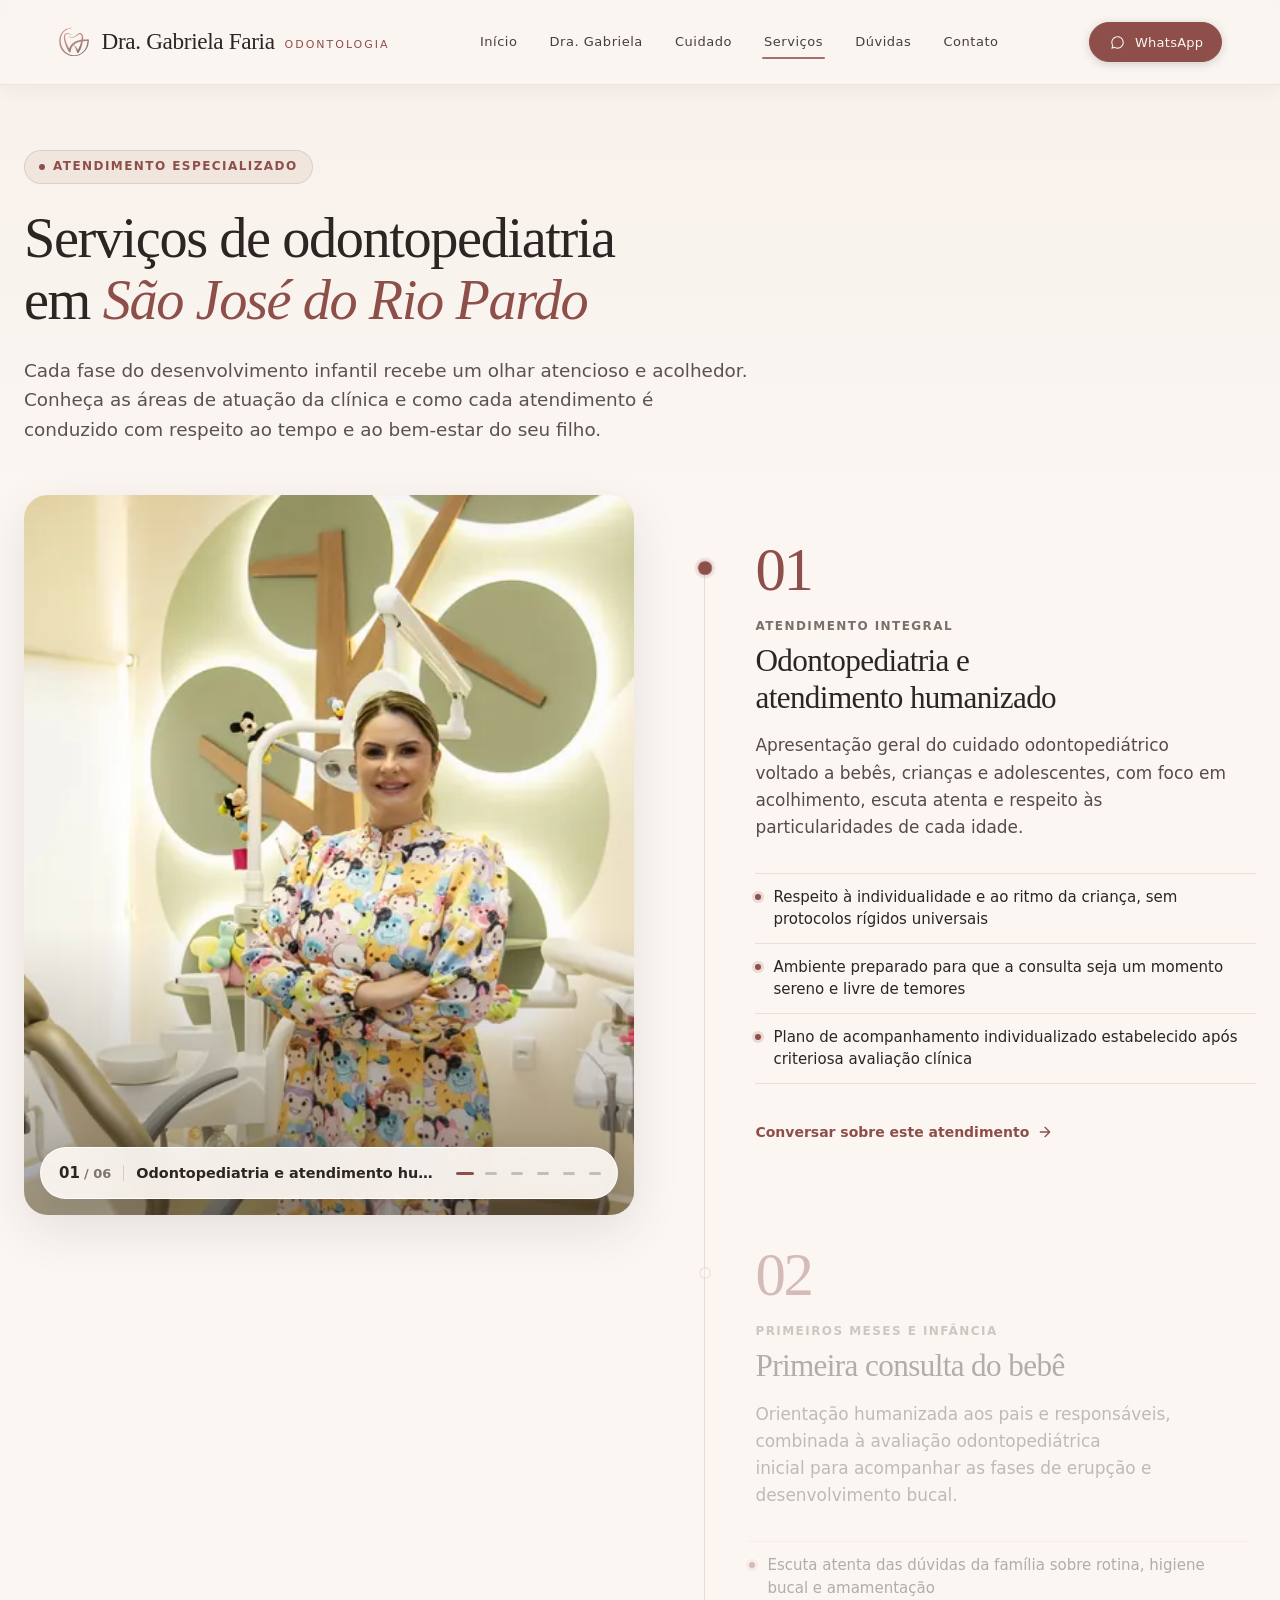
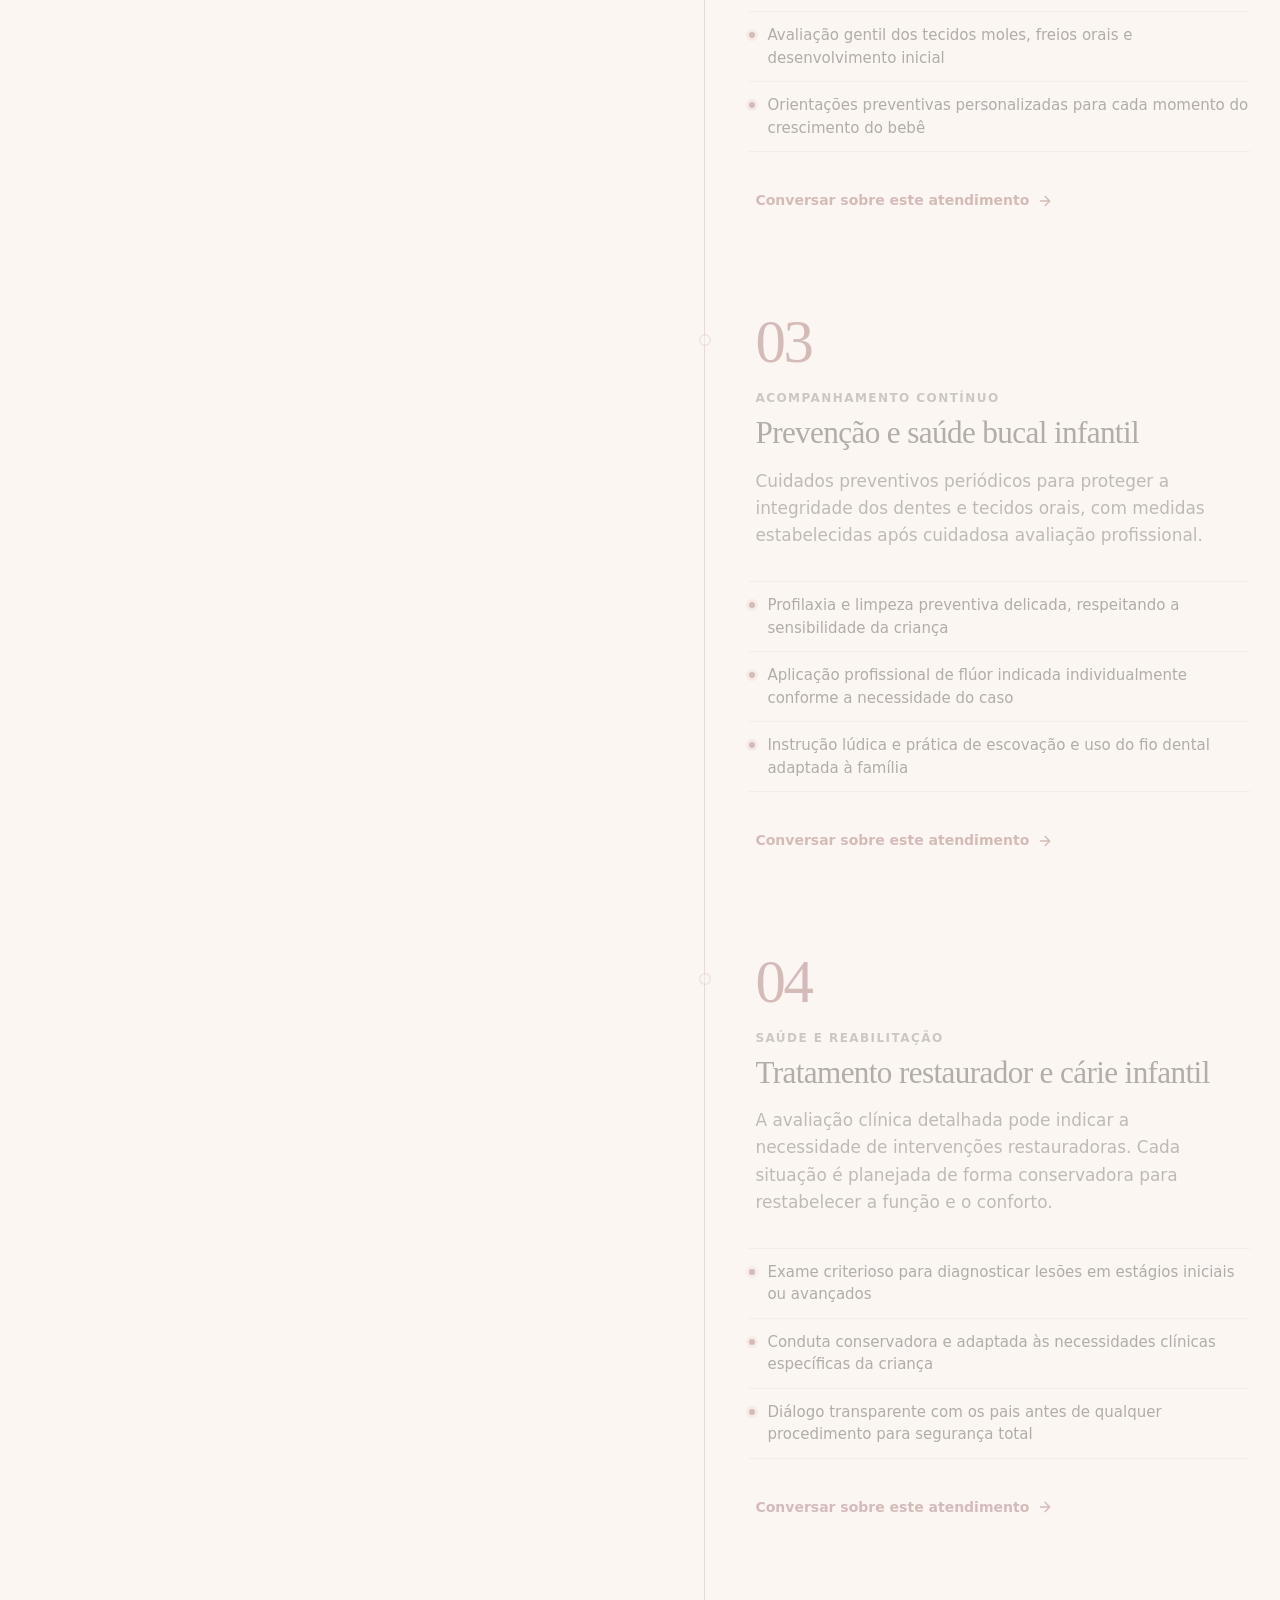
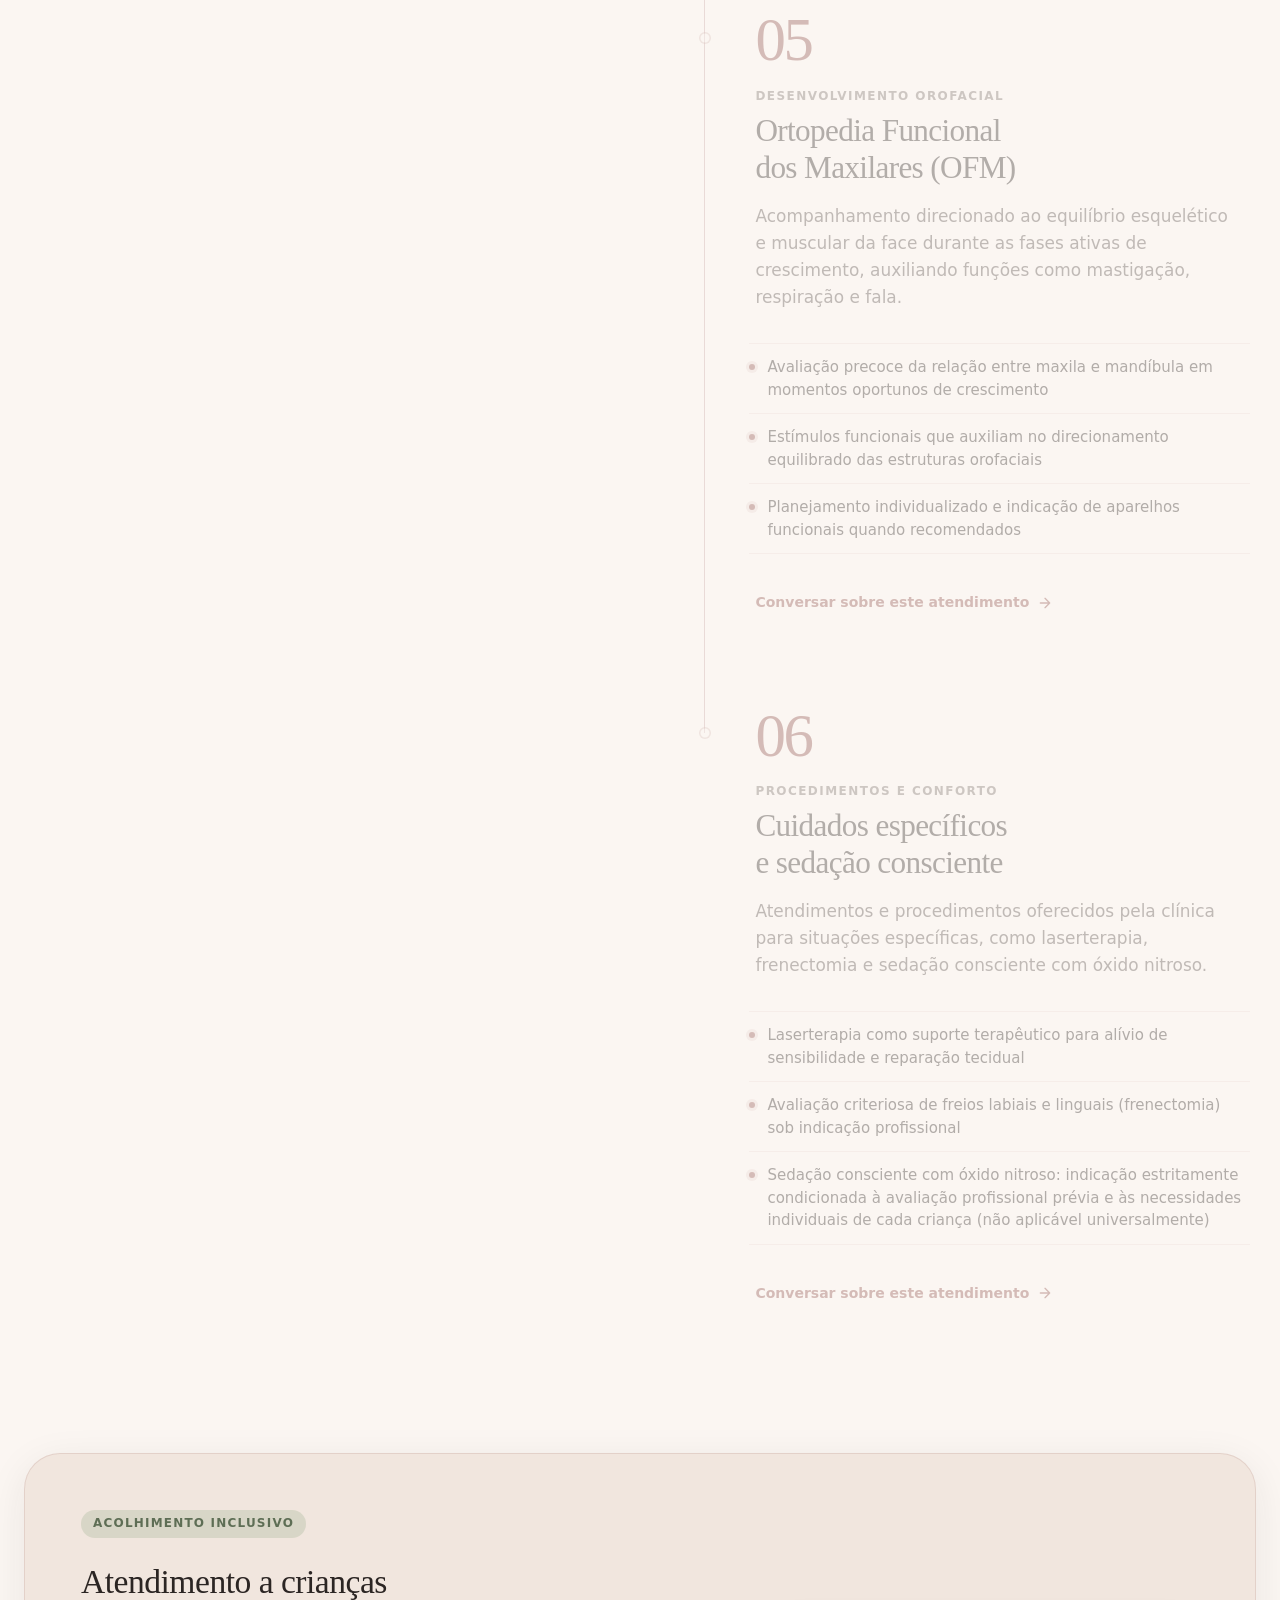
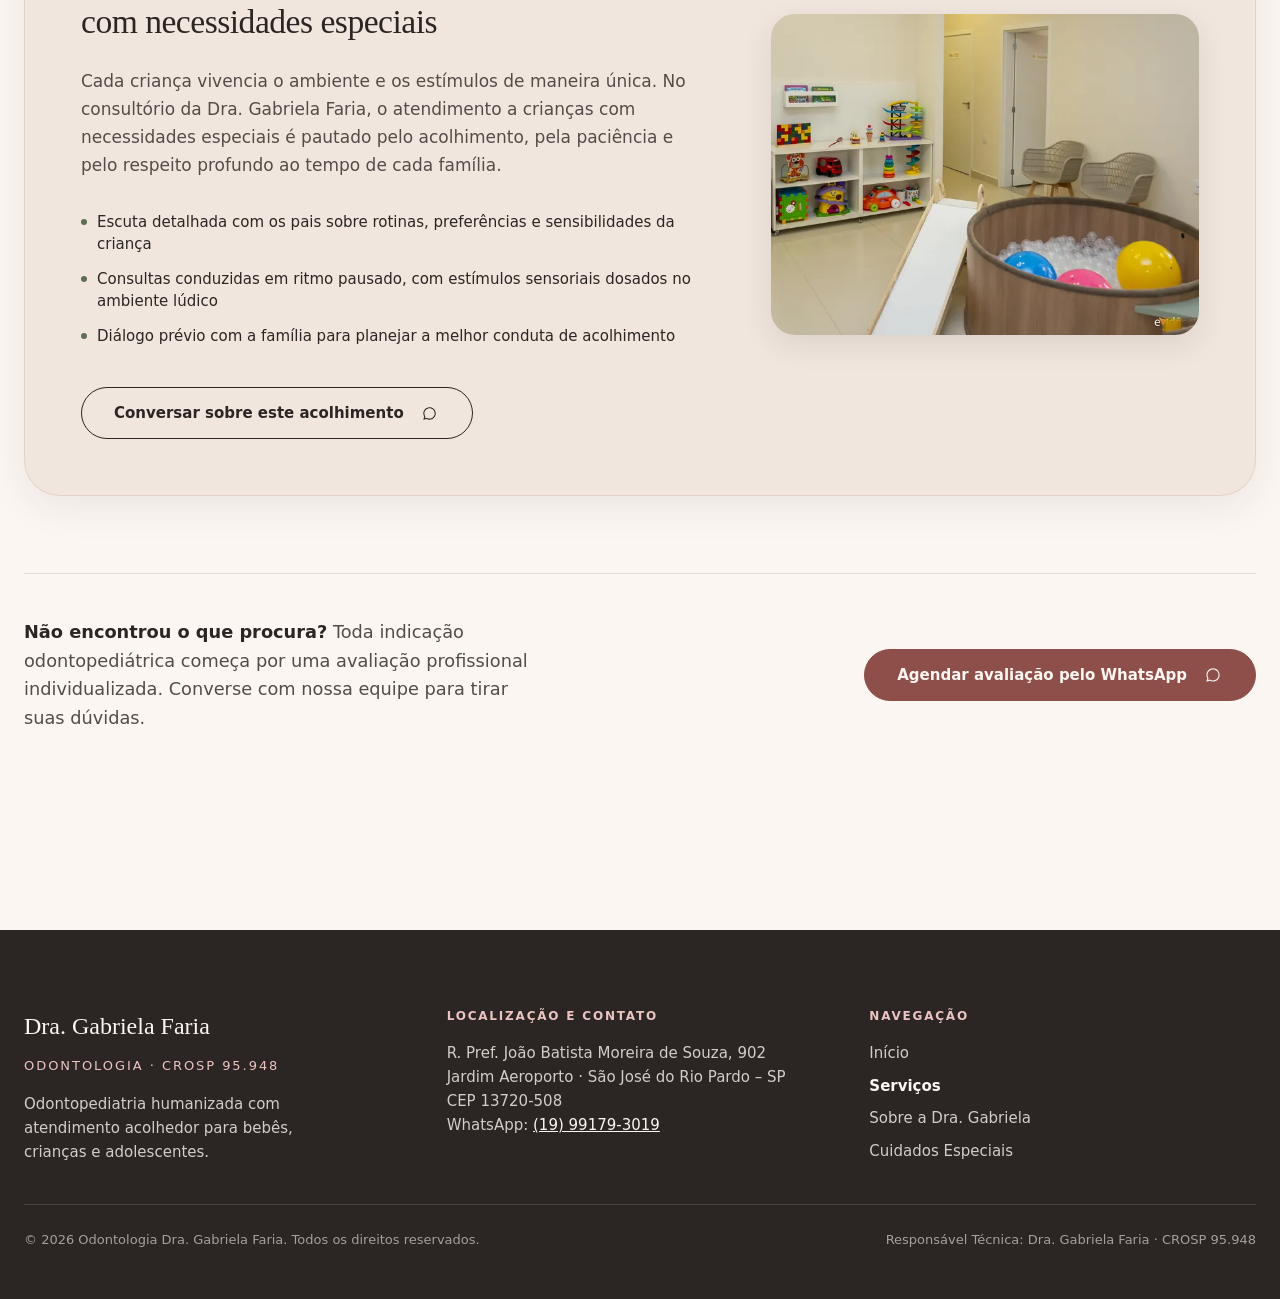
<file: servicos.html>
<!DOCTYPE html>
<html lang="pt-BR" class="no-js">
  <head>
    <meta charset="UTF-8" />
    <meta name="viewport" content="width=device-width, initial-scale=1.0" />
    <title>Serviços de Odontopediatria em São José do Rio Pardo</title>
    <meta
      name="description"
      content="Odontopediatria em São José do Rio Pardo: primeira consulta do bebê, prevenção, OFM, tratamento de cárie e sedação consciente, com atendimento humanizado."
    />
    <meta name="robots" content="index, follow, max-image-preview:large" />
    <meta name="theme-color" content="#2B2523" />

    <!-- Metadados Canônicos e Redes Sociais -->
    <link rel="canonical" href="https://dragabrielafariaodonto.com.br/servicos" />
    <link rel="alternate" hreflang="pt-BR" href="https://dragabrielafariaodonto.com.br/servicos" />

    <!-- Open Graph / Meta Social -->
    <meta property="og:type" content="website" />
    <meta property="og:locale" content="pt_BR" />
    <meta property="og:title" content="Serviços de Odontopediatria em São José do Rio Pardo · Dra. Gabriela Faria" />
    <meta
      property="og:description"
      content="Cuidado odontopediátrico humanizado e focado no bem-estar de bebês, crianças e adolescentes em São José do Rio Pardo."
    />
    <meta property="og:url" content="https://dragabrielafariaodonto.com.br/servicos" />
    <meta property="og:site_name" content="Odontologia Dra. Gabriela Faria" />
    <meta property="og:image" content="https://dragabrielafariaodonto.com.br/assets/img/og-dra-gabriela-faria-odontopediatria-sao-jose-do-rio-pardo.jpg" />
    <meta property="og:image:type" content="image/jpeg" />
    <meta property="og:image:width" content="1200" />
    <meta property="og:image:height" content="630" />
    <meta property="og:image:alt" content="Dra. Gabriela Faria sentada à mesa de atendimento em seu consultório acolhedor" />

    <!-- Twitter Cards -->
    <meta name="twitter:card" content="summary_large_image" />
    <meta name="twitter:title" content="Serviços de Odontopediatria em São José do Rio Pardo · Dra. Gabriela Faria" />
    <meta name="twitter:description" content="Cuidado odontopediátrico humanizado e focado no bem-estar de bebês, crianças e adolescentes em São José do Rio Pardo." />
    <meta name="twitter:image" content="https://dragabrielafariaodonto.com.br/assets/img/og-dra-gabriela-faria-odontopediatria-sao-jose-do-rio-pardo.jpg" />
    <meta name="twitter:image:alt" content="Dra. Gabriela Faria sentada à mesa de atendimento em seu consultório acolhedor" />

    <!-- Favicon e Ícones -->
    <link rel="icon" type="image/svg+xml" href="./assets/favicon/favicon.svg" />
    <link rel="icon" type="image/x-icon" href="./favicon.ico" />
    <link rel="manifest" href="./site.webmanifest" />

    <!-- Preload das fontes self-hosted -->
    <link
      rel="preload"
      href="./assets/fonts/fraunces-variable-latin.woff2"
      as="font"
      type="font/woff2"
      crossorigin
    />
    <link
      rel="preload"
      href="./assets/fonts/manrope-variable-latin.woff2"
      as="font"
      type="font/woff2"
      crossorigin
    />

    <!-- Folhas de Estilo -->
    <link rel="stylesheet" href="./css/tokens.css" />
    <link rel="stylesheet" href="./css/base.css" />
    <link rel="stylesheet" href="./css/components.css?v=18" />
    <link rel="stylesheet" href="./css/motion.css" />
    <link rel="stylesheet" href="./css/servicos.css" />

    <!-- Script de Inicialização da Página -->
    <script type="module" src="./js/servicos.js" defer></script>
    <script type="module" src="./js/header.js?v=4" defer></script>

    <!-- Schema.org JSON-LD para SEO Local e Mecanismos de IA -->
    <script type="application/ld+json">
      {
        "@context": "https://schema.org",
        "@type": "Dentist",
        "@id": "https://dragabrielafariaodonto.com.br/#clinica",
        "url": "https://dragabrielafariaodonto.com.br/",
        "name": "Odontologia Dra. Gabriela Faria",
        "description": "Clínica de odontopediatria humanizada em São José do Rio Pardo com foco em acolhimento e desenvolvimento da criança.",
        "telephone": "+55-19-99179-3019",
        "image": "https://dragabrielafariaodonto.com.br/assets/img/dra-gabriela-faria-odontopediatra-consultorio-sao-jose-do-rio-pardo-1920.webp",
        "logo": "https://dragabrielafariaodonto.com.br/assets/logo/logo-principal.svg",
        "areaServed": { "@type": "City", "name": "São José do Rio Pardo" },
        "address": {
          "@type": "PostalAddress",
          "streetAddress": "R. Pref. João Batista Moreira de Souza, 902 - Jardim Aeroporto",
          "addressLocality": "São José do Rio Pardo",
          "addressRegion": "SP",
          "postalCode": "13720-508",
          "addressCountry": "BR"
        },
        "sameAs": [
          "https://www.instagram.com/dragabrielafariaodontologia/",
          "https://www.facebook.com/gabrielafaria.odontologia"
        ],
        "founder": {
          "@type": "Person",
          "@id": "https://dragabrielafariaodonto.com.br/#dra-gabriela-faria",
          "name": "Dra. Gabriela Faria",
          "jobTitle": "Odontopediatra - Responsável Técnica",
          "identifier": "CROSP 95.948"
        },
        "medicalSpecialty": ["PediatricDentistry"],
        "hasOfferCatalog": {
          "@type": "OfferCatalog",
          "name": "Serviços Odontopediátricos",
          "itemListElement": [
            {
              "@type": "Offer",
              "itemOffered": {
                "@type": "MedicalService",
                "name": "Odontopediatria e Atendimento Humanizado",
                "description": "Atendimento odontológico individualizado para bebês, crianças e adolescentes."
              }
            },
            {
              "@type": "Offer",
              "itemOffered": {
                "@type": "MedicalService",
                "name": "Primeira Consulta do Bebê",
                "description": "Orientações aos pais e avaliação clínica inicial do bebê."
              }
            },
            {
              "@type": "Offer",
              "itemOffered": {
                "@type": "MedicalService",
                "name": "Prevenção e Saúde Bucal Infantil",
                "description": "Profilaxia preventiva e aplicação de flúor sob indicação profissional."
              }
            },
            {
              "@type": "Offer",
              "itemOffered": {
                "@type": "MedicalService",
                "name": "Tratamento Restaurador e Cárie Infantil",
                "description": "Avaliação e conduta conservadora para restaurações e controle de cárie."
              }
            },
            {
              "@type": "Offer",
              "itemOffered": {
                "@type": "MedicalService",
                "name": "Ortopedia Funcional dos Maxilares (OFM)",
                "description": "Acompanhamento precoce do desenvolvimento das arcadas e ossos da face."
              }
            },
            {
              "@type": "Offer",
              "itemOffered": {
                "@type": "MedicalService",
                "name": "Cuidados Específicos e Sedação Consciente",
                "description": "Laserterapia, avaliação de frenectomia e sedação consciente com óxido nitroso sob indicação clínica."
              }
            }
          ]
        }
      }
    </script>
    <script type="application/ld+json">
      {
        "@context": "https://schema.org",
        "@type": "BreadcrumbList",
        "itemListElement": [
          { "@type": "ListItem", "position": 1, "name": "Início", "item": "https://dragabrielafariaodonto.com.br/" },
          { "@type": "ListItem", "position": 2, "name": "Serviços", "item": "https://dragabrielafariaodonto.com.br/servicos" }
        ]
      }
    </script>
  </head>

  <body class="servicos-pagina">
    <!-- Acessibilidade: salto direto para o conteúdo -->
    <a class="skip-link" href="#conteudo-principal">Pular para o conteúdo principal</a>

    <!-- Header Transparente com Navegação Primária -->
    <header class="site-header is-scrolled" role="banner">
      <div class="container site-header__inner">
        <a class="site-header__logo" href="/" aria-label="Odontologia Dra. Gabriela Faria - Início">
          <img
            class="site-header__logo-img"
            src="./assets/logo/logo-simbolo.svg"
            alt=""
            width="34"
            height="34"
            aria-hidden="true"
          />
          <span class="site-header__brand-group">
            <span class="site-header__brand-name">Dra. Gabriela Faria</span>
            <span class="site-header__brand-sub">Odontologia</span>
          </span>
        </a>

        <nav class="site-header__nav" id="menu-navegacao" aria-label="Navegação primária">
          <a class="site-header__link" href="/">Início</a>
          <a class="site-header__link" href="/#sobre">Dra. Gabriela</a>
          <a class="site-header__link" href="/#cuidado">Cuidado</a>
          <a class="site-header__link is-active" href="/servicos" aria-current="page">Serviços</a>
          <a class="site-header__link" href="/#duvidas">Dúvidas</a>
          <a class="site-header__link" href="/#contato">Contato</a>
        </nav>

        <div class="site-header__acoes">
          <a
            class="btn btn--primary site-header__cta"
            href="https://wa.me/5519991793019?text=Ol%C3%A1%2C%20Dra.%20Gabriela!%20Gostaria%20de%20conversar%20sobre%20os%20servi%C3%A7os%20de%20odontopediatria."
            target="_blank"
            rel="noopener"
            aria-label="Agendar consulta pelo WhatsApp (abre em nova aba)"
          >
            <span class="btn__icon" aria-hidden="true">
              <svg viewBox="0 0 24 24" width="15" height="15" fill="currentColor">
                <path d="M12.04 2C6.58 2 2.13 6.45 2.13 11.91C2.13 13.66 2.59 15.36 3.45 16.86L2.05 22L7.3 20.62C8.75 21.41 10.38 21.83 12.04 21.83C17.5 21.83 21.95 17.38 21.95 11.92C21.95 9.27 20.92 6.78 19.05 4.91C17.18 3.04 14.69 2 12.04 2M12.05 3.67C14.25 3.67 16.31 4.53 17.87 6.09C19.42 7.65 20.28 9.72 20.28 11.92C20.28 16.46 16.58 20.15 12.04 20.15C10.56 20.15 9.11 19.76 7.85 19L7.55 18.83L4.43 19.65L5.26 16.61L5.06 16.29C4.24 15 3.8 13.47 3.8 11.91C3.81 7.37 7.5 3.67 12.05 3.67Z"/>
              </svg>
            </span>
            <span class="btn__text">WhatsApp</span>
          </a>

          <button
            type="button"
            class="site-header__toggle"
            aria-expanded="false"
            aria-controls="menu-navegacao"
            aria-label="Abrir menu"
          >
            <span class="site-header__toggle-bars" aria-hidden="true">
              <span class="site-header__toggle-bar"></span>
              <span class="site-header__toggle-bar"></span>
            </span>
          </button>
        </div>
      </div>
    </header>

    <main id="conteudo-principal">
      <!-- 1. INTRODUÇÃO EDITORIAL COMPACTA -->
      <section class="servicos-hero" aria-labelledby="servicos-titulo-principal">
        <div class="servicos-hero__inner">
          <header class="servicos-hero__cabeca">
            <span class="servicos-hero__tag">Atendimento especializado</span>
            <h1 id="servicos-titulo-principal" class="servicos-hero__titulo">
              Serviços de odontopediatria em <span class="h-destaque">São José do Rio Pardo</span>
            </h1>
            <p class="servicos-hero__apoio">
              Cada fase do desenvolvimento infantil recebe um olhar atencioso e acolhedor. Conheça as áreas de atuação da clínica e como cada atendimento é conduzido com respeito ao tempo e ao bem-estar do seu filho.
            </p>
          </header>
        </div>
      </section>

      <!-- 2. JORNADA EDITORIAL DE SERVIÇOS (MOLDURA FIXA + PASSOS SINCRONIZADOS) -->
      <section id="servicos-jornada" class="servicos-sec jor" aria-label="Apresentação sequencial dos serviços">
        <div class="servicos-sec__inner">
          <div class="jor-corpo">

            <!-- Palco Fixo / Sticky (Desktop): Imagem ativa com transição e legenda flutuante -->
            <div class="jor-palco">
              <div class="jor-moldura">
                <div class="jor-quadros" aria-hidden="true">
                  <!-- Quadro 0: Odontopediatria e atendimento humanizado -->
                  <figure class="jor-quadro is-ativo" data-i="0">
                    <img
                      src="./assets/img/dra-gabriela-faria-atendimento-odontopediatria-humanizado-1280.webp"
                      srcset="./assets/img/dra-gabriela-faria-atendimento-odontopediatria-humanizado-768.webp 768w, ./assets/img/dra-gabriela-faria-atendimento-odontopediatria-humanizado-1280.webp 1280w, ./assets/img/dra-gabriela-faria-atendimento-odontopediatria-humanizado-1920.webp 1920w"
                      sizes="(min-width: 900px) 50vw, 100vw"
                      alt=""
                      width="1920"
                      height="1280"
                      loading="eager"
                      decoding="async"
                    />
                  </figure>

                  <!-- Quadro 1: Primeira consulta do bebê -->
                  <figure class="jor-quadro" data-i="1">
                    <img
                      src="./assets/img/cards/primeira-consulta-bebe-odontopediatria-sao-jose-do-rio-pardo-800.webp"
                      alt=""
                      width="800"
                      height="600"
                      loading="lazy"
                      decoding="async"
                    />
                  </figure>

                  <!-- Quadro 2: Prevenção e saúde bucal -->
                  <figure class="jor-quadro" data-i="2">
                    <img
                      src="./assets/img/cards/prevencao-cuidado-restaurador-odontopediatria-sao-jose-do-rio-pardo-800.webp"
                      alt=""
                      width="800"
                      height="600"
                      loading="lazy"
                      decoding="async"
                    />
                  </figure>

                  <!-- Quadro 3: Tratamento restaurador e cárie infantil -->
                  <figure class="jor-quadro" data-i="3">
                    <img
                      src="./assets/img/consultorio-odontopediatria-atendimento-infantil-sao-jose-do-rio-pardo-1280.webp"
                      srcset="./assets/img/consultorio-odontopediatria-atendimento-infantil-sao-jose-do-rio-pardo-768.webp 768w, ./assets/img/consultorio-odontopediatria-atendimento-infantil-sao-jose-do-rio-pardo-1280.webp 1280w, ./assets/img/consultorio-odontopediatria-atendimento-infantil-sao-jose-do-rio-pardo-1920.webp 1920w"
                      sizes="(min-width: 900px) 50vw, 100vw"
                      alt=""
                      width="1920"
                      height="1280"
                      loading="lazy"
                      decoding="async"
                    />
                  </figure>

                  <!-- Quadro 4: Ortopedia Funcional dos Maxilares (OFM) -->
                  <figure class="jor-quadro" data-i="4">
                    <img
                      src="./assets/img/cards/ortopedia-funcional-maxilares-infantil-sao-jose-do-rio-pardo-800.webp"
                      alt=""
                      width="800"
                      height="600"
                      loading="lazy"
                      decoding="async"
                    />
                  </figure>

                  <!-- Quadro 5: Cuidados específicos e sedação consciente -->
                  <figure class="jor-quadro" data-i="5">
                    <img
                      src="./assets/img/cards/sedacao-consciente-oxido-nitroso-infantil-sao-jose-do-rio-pardo-800.webp"
                      alt=""
                      width="800"
                      height="600"
                      loading="lazy"
                      decoding="async"
                    />
                  </figure>
                </div>

                <!-- Barra Flutuante de Legenda e Indicadores de Navegação -->
                <div class="jor-legenda">
                  <p class="jor-legenda__conta" aria-hidden="true">
                    <span class="jor-legenda__rolo">
                      <span class="jor-legenda__fita">
                        <span>01</span>
                        <span>02</span>
                        <span>03</span>
                        <span>04</span>
                        <span>05</span>
                        <span>06</span>
                      </span>
                    </span>
                    <span class="jor-legenda__total">/ 06</span>
                  </p>
                  <span class="jor-legenda__sep" aria-hidden="true"></span>
                  <div class="jor-legenda__nomes" aria-hidden="true">
                    <span class="jor-legenda__nome is-ativo">Odontopediatria e atendimento humanizado</span>
                    <span class="jor-legenda__nome">Primeira consulta do bebê</span>
                    <span class="jor-legenda__nome">Prevenção e saúde bucal infantil</span>
                    <span class="jor-legenda__nome">Tratamento restaurador e cárie infantil</span>
                    <span class="jor-legenda__nome">Ortopedia Funcional dos Maxilares (OFM)</span>
                    <span class="jor-legenda__nome">Cuidados específicos e sedação consciente</span>
                  </div>
                  <nav class="jor-nav" aria-label="Navegar entre serviços">
                    <button type="button" class="jor-nav__btn" data-step="0" aria-label="Ir para serviço 1: Odontopediatria e atendimento humanizado" aria-current="step">
                      <span></span>
                    </button>
                    <button type="button" class="jor-nav__btn" data-step="1" aria-label="Ir para serviço 2: Primeira consulta do bebê">
                      <span></span>
                    </button>
                    <button type="button" class="jor-nav__btn" data-step="2" aria-label="Ir para serviço 3: Prevenção e saúde bucal infantil">
                      <span></span>
                    </button>
                    <button type="button" class="jor-nav__btn" data-step="3" aria-label="Ir para serviço 4: Tratamento restaurador e cárie infantil">
                      <span></span>
                    </button>
                    <button type="button" class="jor-nav__btn" data-step="4" aria-label="Ir para serviço 5: Ortopedia Funcional dos Maxilares (OFM)">
                      <span></span>
                    </button>
                    <button type="button" class="jor-nav__btn" data-step="5" aria-label="Ir para serviço 6: Cuidados específicos e sedação consciente">
                      <span></span>
                    </button>
                  </nav>
                </div>
              </div>
            </div>

            <!-- Coluna de Etapas Sequenciais (com trilho vertical interativo) -->
            <div class="jor-etapas">
              <div class="jor-trilho" aria-hidden="true">
                <span class="jor-trilho__fill"></span>
              </div>

              <ol class="jor-passos" role="list">
                <!-- 1. Odontopediatria e atendimento humanizado -->
                <li class="jor-passo is-ativo is-feito" id="servico-1">
                  <figure class="jor-passo__midia">
                    <img
                      src="./assets/img/dra-gabriela-faria-atendimento-odontopediatria-humanizado-1280.webp"
                      srcset="./assets/img/dra-gabriela-faria-atendimento-odontopediatria-humanizado-768.webp 768w, ./assets/img/dra-gabriela-faria-atendimento-odontopediatria-humanizado-1280.webp 1280w, ./assets/img/dra-gabriela-faria-atendimento-odontopediatria-humanizado-1920.webp 1920w"
                      sizes="(min-width: 900px) 50vw, 100vw"
                      alt="Dra. Gabriela no consultório odontopediátrico com iluminação suave e equipamentos dedicados"
                      width="1920"
                      height="1280"
                      loading="lazy"
                      decoding="async"
                    />
                  </figure>
                  <div class="jor-passo__corpo">
                    <span class="jor-passo__no" aria-hidden="true"></span>
                    <span class="jor-passo__num" aria-hidden="true">01</span>
                    <p class="jor-passo__quando">Atendimento integral</p>
                    <h2 tabindex="-1">Odontopediatria e atendimento humanizado</h2>
                    <p class="jor-passo__texto">
                      Apresentação geral do cuidado odontopediátrico voltado a bebês, crianças e adolescentes, com foco em acolhimento, escuta atenta e respeito às particularidades de cada idade.
                    </p>
                    <ul class="jor-passo__lista" role="list">
                      <li>Respeito à individualidade e ao ritmo da criança, sem protocolos rígidos universais</li>
                      <li>Ambiente preparado para que a consulta seja um momento sereno e livre de temores</li>
                      <li>Plano de acompanhamento individualizado estabelecido após criteriosa avaliação clínica</li>
                    </ul>
                    <div class="jor-passo__acao">
                      <a
                        class="jor-passo__link"
                        href="https://wa.me/5519991793019?text=Ol%C3%A1%2C%20Dra.%20Gabriela!%20Gostaria%20de%20conversar%20sobre%20o%20atendimento%20odontopedi%C3%A1trico."
                        target="_blank"
                        rel="noopener"
                        aria-label="Conversar sobre odontopediatria pelo WhatsApp"
                      >
                        <span>Conversar sobre este atendimento</span>
                        <svg viewBox="0 0 24 24" width="16" height="16" fill="none" stroke="currentColor" stroke-width="2" stroke-linecap="round" stroke-linejoin="round" aria-hidden="true">
                          <path d="M5 12h14M12 5l7 7-7 7"/>
                        </svg>
                      </a>
                    </div>
                  </div>
                </li>

                <!-- 2. Primeira consulta do bebê -->
                <li class="jor-passo" id="servico-2">
                  <figure class="jor-passo__midia">
                    <picture>
                      <source type="image/avif" srcset="./assets/img/cards/primeira-consulta-bebe-odontopediatria-sao-jose-do-rio-pardo-480.avif 480w, ./assets/img/cards/primeira-consulta-bebe-odontopediatria-sao-jose-do-rio-pardo-800.avif 800w" sizes="(max-width: 720px) 100vw, 480px" />
                      <source type="image/webp" srcset="./assets/img/cards/primeira-consulta-bebe-odontopediatria-sao-jose-do-rio-pardo-480.webp 480w, ./assets/img/cards/primeira-consulta-bebe-odontopediatria-sao-jose-do-rio-pardo-800.webp 800w" sizes="(max-width: 720px) 100vw, 480px" />
                      <img
                        src="./assets/img/cards/primeira-consulta-bebe-odontopediatria-sao-jose-do-rio-pardo-800.webp"
                        alt="Bebê acolhido e tranquilo em momento de consulta inicial preventiva"
                        width="800"
                        height="600"
                        loading="lazy"
                        decoding="async"
                      />
                    </picture>
                  </figure>
                  <div class="jor-passo__corpo">
                    <span class="jor-passo__no" aria-hidden="true"></span>
                    <span class="jor-passo__num" aria-hidden="true">02</span>
                    <p class="jor-passo__quando">Primeiros meses e infância</p>
                    <h2 tabindex="-1">Primeira consulta do bebê</h2>
                    <p class="jor-passo__texto">
                      Orientação humanizada aos pais e responsáveis, combinada à avaliação odontopediátrica inicial para acompanhar as fases de erupção e desenvolvimento bucal.
                    </p>
                    <ul class="jor-passo__lista" role="list">
                      <li>Escuta atenta das dúvidas da família sobre rotina, higiene bucal e amamentação</li>
                      <li>Avaliação gentil dos tecidos moles, freios orais e desenvolvimento inicial</li>
                      <li>Orientações preventivas personalizadas para cada momento do crescimento do bebê</li>
                    </ul>
                    <div class="jor-passo__acao">
                      <a
                        class="jor-passo__link"
                        href="https://wa.me/5519991793019?text=Ol%C3%A1%2C%20Dra.%20Gabriela!%20Gostaria%20de%20agendar%20a%20primeira%20consulta%20do%20meu%20beb%C3%AA."
                        target="_blank"
                        rel="noopener"
                        aria-label="Agendar a primeira consulta do bebê pelo WhatsApp"
                      >
                        <span>Conversar sobre este atendimento</span>
                        <svg viewBox="0 0 24 24" width="16" height="16" fill="none" stroke="currentColor" stroke-width="2" stroke-linecap="round" stroke-linejoin="round" aria-hidden="true">
                          <path d="M5 12h14M12 5l7 7-7 7"/>
                        </svg>
                      </a>
                    </div>
                  </div>
                </li>

                <!-- 3. Prevenção e saúde bucal -->
                <li class="jor-passo" id="servico-3">
                  <figure class="jor-passo__midia">
                    <picture>
                      <source type="image/avif" srcset="./assets/img/cards/prevencao-cuidado-restaurador-odontopediatria-sao-jose-do-rio-pardo-480.avif 480w, ./assets/img/cards/prevencao-cuidado-restaurador-odontopediatria-sao-jose-do-rio-pardo-800.avif 800w" sizes="(max-width: 720px) 100vw, 480px" />
                      <source type="image/webp" srcset="./assets/img/cards/prevencao-cuidado-restaurador-odontopediatria-sao-jose-do-rio-pardo-480.webp 480w, ./assets/img/cards/prevencao-cuidado-restaurador-odontopediatria-sao-jose-do-rio-pardo-800.webp 800w" sizes="(max-width: 720px) 100vw, 480px" />
                      <img
                        src="./assets/img/cards/prevencao-cuidado-restaurador-odontopediatria-sao-jose-do-rio-pardo-800.webp"
                        alt="Criança sorridente com dentição saudável após consulta de acompanhamento preventivo"
                        width="800"
                        height="600"
                        loading="lazy"
                        decoding="async"
                      />
                    </picture>
                  </figure>
                  <div class="jor-passo__corpo">
                    <span class="jor-passo__no" aria-hidden="true"></span>
                    <span class="jor-passo__num" aria-hidden="true">03</span>
                    <p class="jor-passo__quando">Acompanhamento contínuo</p>
                    <h2 tabindex="-1">Prevenção e saúde bucal infantil</h2>
                    <p class="jor-passo__texto">
                      Cuidados preventivos periódicos para proteger a integridade dos dentes e tecidos orais, com medidas estabelecidas após cuidadosa avaliação profissional.
                    </p>
                    <ul class="jor-passo__lista" role="list">
                      <li>Profilaxia e limpeza preventiva delicada, respeitando a sensibilidade da criança</li>
                      <li>Aplicação profissional de flúor indicada individualmente conforme a necessidade do caso</li>
                      <li>Instrução lúdica e prática de escovação e uso do fio dental adaptada à família</li>
                    </ul>
                    <div class="jor-passo__acao">
                      <a
                        class="jor-passo__link"
                        href="https://wa.me/5519991793019?text=Ol%C3%A1%2C%20Dra.%20Gabriela!%20Gostaria%20de%20informa%C3%A7%C3%B5es%20sobre%20preven%C3%A7%C3%A3o%20e%20limpeza%20infantil."
                        target="_blank"
                        rel="noopener"
                        aria-label="Tirar dúvidas sobre prevenção e limpeza preventiva pelo WhatsApp"
                      >
                        <span>Conversar sobre este atendimento</span>
                        <svg viewBox="0 0 24 24" width="16" height="16" fill="none" stroke="currentColor" stroke-width="2" stroke-linecap="round" stroke-linejoin="round" aria-hidden="true">
                          <path d="M5 12h14M12 5l7 7-7 7"/>
                        </svg>
                      </a>
                    </div>
                  </div>
                </li>

                <!-- 4. Tratamento restaurador e cárie infantil -->
                <li class="jor-passo" id="servico-4">
                  <figure class="jor-passo__midia">
                    <img
                      src="./assets/img/consultorio-odontopediatria-atendimento-infantil-sao-jose-do-rio-pardo-1280.webp"
                      srcset="./assets/img/consultorio-odontopediatria-atendimento-infantil-sao-jose-do-rio-pardo-768.webp 768w, ./assets/img/consultorio-odontopediatria-atendimento-infantil-sao-jose-do-rio-pardo-1280.webp 1280w, ./assets/img/consultorio-odontopediatria-atendimento-infantil-sao-jose-do-rio-pardo-1920.webp 1920w"
                      sizes="(min-width: 900px) 50vw, 100vw"
                      alt="Dra. Gabriela em atendimento acolhedor com criança na cadeira odontológica"
                      width="1920"
                      height="1280"
                      loading="lazy"
                      decoding="async"
                    />
                  </figure>
                  <div class="jor-passo__corpo">
                    <span class="jor-passo__no" aria-hidden="true"></span>
                    <span class="jor-passo__num" aria-hidden="true">04</span>
                    <p class="jor-passo__quando">Saúde e reabilitação</p>
                    <h2 tabindex="-1">Tratamento restaurador e cárie infantil</h2>
                    <p class="jor-passo__texto">
                      A avaliação clínica detalhada pode indicar a necessidade de intervenções restauradoras. Cada situação é planejada de forma conservadora para restabelecer a função e o conforto.
                    </p>
                    <ul class="jor-passo__lista" role="list">
                      <li>Exame criterioso para diagnosticar lesões em estágios iniciais ou avançados</li>
                      <li>Conduta conservadora e adaptada às necessidades clínicas específicas da criança</li>
                      <li>Diálogo transparente com os pais antes de qualquer procedimento para segurança total</li>
                    </ul>
                    <div class="jor-passo__acao">
                      <a
                        class="jor-passo__link"
                        href="https://wa.me/5519991793019?text=Ol%C3%A1%2C%20Dra.%20Gabriela!%20Gostaria%20de%20uma%20avalia%C3%A7%C3%A3o%20para%20tratamento%20restaurador%20infantil."
                        target="_blank"
                        rel="noopener"
                        aria-label="Solicitar avaliação para tratamento restaurador pelo WhatsApp"
                      >
                        <span>Conversar sobre este atendimento</span>
                        <svg viewBox="0 0 24 24" width="16" height="16" fill="none" stroke="currentColor" stroke-width="2" stroke-linecap="round" stroke-linejoin="round" aria-hidden="true">
                          <path d="M5 12h14M12 5l7 7-7 7"/>
                        </svg>
                      </a>
                    </div>
                  </div>
                </li>

                <!-- 5. Ortopedia Funcional dos Maxilares (OFM) -->
                <li class="jor-passo" id="servico-5">
                  <figure class="jor-passo__midia">
                    <picture>
                      <source type="image/avif" srcset="./assets/img/cards/ortopedia-funcional-maxilares-infantil-sao-jose-do-rio-pardo-480.avif 480w, ./assets/img/cards/ortopedia-funcional-maxilares-infantil-sao-jose-do-rio-pardo-800.avif 800w" sizes="(max-width: 720px) 100vw, 480px" />
                      <source type="image/webp" srcset="./assets/img/cards/ortopedia-funcional-maxilares-infantil-sao-jose-do-rio-pardo-480.webp 480w, ./assets/img/cards/ortopedia-funcional-maxilares-infantil-sao-jose-do-rio-pardo-800.webp 800w" sizes="(max-width: 720px) 100vw, 480px" />
                      <img
                        src="./assets/img/cards/ortopedia-funcional-maxilares-infantil-sao-jose-do-rio-pardo-800.webp"
                        alt="Avaliação odontopediátrica atenta para desenvolvimento orofacial infantil"
                        width="800"
                        height="600"
                        loading="lazy"
                        decoding="async"
                      />
                    </picture>
                  </figure>
                  <div class="jor-passo__corpo">
                    <span class="jor-passo__no" aria-hidden="true"></span>
                    <span class="jor-passo__num" aria-hidden="true">05</span>
                    <p class="jor-passo__quando">Desenvolvimento orofacial</p>
                    <h2 tabindex="-1">Ortopedia Funcional dos Maxilares (OFM)</h2>
                    <p class="jor-passo__texto">
                      Acompanhamento direcionado ao equilíbrio esquelético e muscular da face durante as fases ativas de crescimento, auxiliando funções como mastigação, respiração e fala.
                    </p>
                    <ul class="jor-passo__lista" role="list">
                      <li>Avaliação precoce da relação entre maxila e mandíbula em momentos oportunos de crescimento</li>
                      <li>Estímulos funcionais que auxiliam no direcionamento equilibrado das estruturas orofaciais</li>
                      <li>Planejamento individualizado e indicação de aparelhos funcionais quando recomendados</li>
                    </ul>
                    <div class="jor-passo__acao">
                      <a
                        class="jor-passo__link"
                        href="https://wa.me/5519991793019?text=Ol%C3%A1%2C%20Dra.%20Gabriela!%20Gostaria%20de%20conversar%20sobre%20Ortopedia%20Funcional%20dos%20Maxilares%20(OFM)."
                        target="_blank"
                        rel="noopener"
                        aria-label="Tirar dúvidas sobre Ortopedia Funcional dos Maxilares pelo WhatsApp"
                      >
                        <span>Conversar sobre este atendimento</span>
                        <svg viewBox="0 0 24 24" width="16" height="16" fill="none" stroke="currentColor" stroke-width="2" stroke-linecap="round" stroke-linejoin="round" aria-hidden="true">
                          <path d="M5 12h14M12 5l7 7-7 7"/>
                        </svg>
                      </a>
                    </div>
                  </div>
                </li>

                <!-- 6. Cuidados específicos e sedação consciente -->
                <li class="jor-passo" id="servico-6">
                  <figure class="jor-passo__midia">
                    <picture>
                      <source type="image/avif" srcset="./assets/img/cards/sedacao-consciente-oxido-nitroso-infantil-sao-jose-do-rio-pardo-480.avif 480w, ./assets/img/cards/sedacao-consciente-oxido-nitroso-infantil-sao-jose-do-rio-pardo-800.avif 800w" sizes="(max-width: 720px) 100vw, 480px" />
                      <source type="image/webp" srcset="./assets/img/cards/sedacao-consciente-oxido-nitroso-infantil-sao-jose-do-rio-pardo-480.webp 480w, ./assets/img/cards/sedacao-consciente-oxido-nitroso-infantil-sao-jose-do-rio-pardo-800.webp 800w" sizes="(max-width: 720px) 100vw, 480px" />
                      <img
                        src="./assets/img/cards/sedacao-consciente-oxido-nitroso-infantil-sao-jose-do-rio-pardo-800.webp"
                        alt="Atendimento infantil com tecnologia de sedação consciente inalatória e ambiente calmo"
                        width="800"
                        height="600"
                        loading="lazy"
                        decoding="async"
                      />
                    </picture>
                  </figure>
                  <div class="jor-passo__corpo">
                    <span class="jor-passo__no" aria-hidden="true"></span>
                    <span class="jor-passo__num" aria-hidden="true">06</span>
                    <p class="jor-passo__quando">Procedimentos e conforto</p>
                    <h2 tabindex="-1">Cuidados específicos e sedação consciente</h2>
                    <p class="jor-passo__texto">
                      Atendimentos e procedimentos oferecidos pela clínica para situações específicas, como laserterapia, frenectomia e sedação consciente com óxido nitroso.
                    </p>
                    <ul class="jor-passo__lista" role="list">
                      <li>Laserterapia como suporte terapêutico para alívio de sensibilidade e reparação tecidual</li>
                      <li>Avaliação criteriosa de freios labiais e linguais (frenectomia) sob indicação profissional</li>
                      <li>Sedação consciente com óxido nitroso: indicação estritamente condicionada à avaliação profissional prévia e às necessidades individuais de cada criança (não aplicável universalmente)</li>
                    </ul>
                    <div class="jor-passo__acao">
                      <a
                        class="jor-passo__link"
                        href="https://wa.me/5519991793019?text=Ol%C3%A1%2C%20Dra.%20Gabriela!%20Gostaria%20de%20informa%C3%A7%C3%B5es%20sobre%20cuidados%20espec%C3%ADficos%20e%20seda%C3%A7%C3%A3o%20consciente."
                        target="_blank"
                        rel="noopener"
                        aria-label="Conversar sobre cuidados específicos pelo WhatsApp"
                      >
                        <span>Conversar sobre este atendimento</span>
                        <svg viewBox="0 0 24 24" width="16" height="16" fill="none" stroke="currentColor" stroke-width="2" stroke-linecap="round" stroke-linejoin="round" aria-hidden="true">
                          <path d="M5 12h14M12 5l7 7-7 7"/>
                        </svg>
                      </a>
                    </div>
                  </div>
                </li>
              </ol>
            </div>

          </div>

          <!-- 3. BLOCO ESPECIAL: ACOLHIMENTO A CRIANÇAS COM NECESSIDADES ESPECIAIS -->
          <article class="servicos-especiais" aria-labelledby="especiais-titulo">
            <div class="servicos-especiais__grade">
              <div class="servicos-especiais__corpo">
                <span class="servicos-especiais__tag">Acolhimento inclusivo</span>
                <h2 id="especiais-titulo">Atendimento a crianças com necessidades especiais</h2>
                <p class="servicos-especiais__texto">
                  Cada criança vivencia o ambiente e os estímulos de maneira única. No consultório da Dra. Gabriela Faria, o atendimento a crianças com necessidades especiais é pautado pelo acolhimento, pela paciência e pelo respeito profundo ao tempo de cada família.
                </p>
                <ul class="servicos-especiais__pilares" role="list">
                  <li>Escuta detalhada com os pais sobre rotinas, preferências e sensibilidades da criança</li>
                  <li>Consultas conduzidas em ritmo pausado, com estímulos sensoriais dosados no ambiente lúdico</li>
                  <li>Diálogo prévio com a família para planejar a melhor conduta de acolhimento</li>
                </ul>
                <div class="servicos-especiais__acao" style="margin-top: 16px;">
                  <a
                    class="btn btn--secondary"
                    href="https://wa.me/5519991793019?text=Ol%C3%A1%2C%20Dra.%20Gabriela!%20Gostaria%20de%20conversar%20sobre%20o%20atendimento%20a%20crian%C3%A7as%20com%20necessidades%20especiais."
                    target="_blank"
                    rel="noopener"
                    aria-label="Conversar sobre atendimento a crianças com necessidades especiais pelo WhatsApp"
                  >
                    <span>Conversar sobre este acolhimento</span>
                    <span class="btn__icon" aria-hidden="true">
                      <svg viewBox="0 0 24 24" width="15" height="15" fill="currentColor">
                        <path d="M12.04 2C6.58 2 2.13 6.45 2.13 11.91C2.13 13.66 2.59 15.36 3.45 16.86L2.05 22L7.3 20.62C8.75 21.41 10.38 21.83 12.04 21.83C17.5 21.83 21.95 17.38 21.95 11.92C21.95 9.27 20.92 6.78 19.05 4.91C17.18 3.04 14.69 2 12.04 2M12.05 3.67C14.25 3.67 16.31 4.53 17.87 6.09C19.42 7.65 20.28 9.72 20.28 11.92C20.28 16.46 16.58 20.15 12.04 20.15C10.56 20.15 9.11 19.76 7.85 19L7.55 18.83L4.43 19.65L5.26 16.61L5.06 16.29C4.24 15 3.8 13.47 3.8 11.91C3.81 7.37 7.5 3.67 12.05 3.67Z"/>
                      </svg>
                    </span>
                  </a>
                </div>
              </div>

              <figure class="servicos-especiais__midia">
                <img
                  src="./assets/img/espaco-infantil-odontopediatria-sao-jose-do-rio-pardo-1280.webp"
                  srcset="./assets/img/espaco-infantil-odontopediatria-sao-jose-do-rio-pardo-768.webp 768w, ./assets/img/espaco-infantil-odontopediatria-sao-jose-do-rio-pardo-1280.webp 1280w, ./assets/img/espaco-infantil-odontopediatria-sao-jose-do-rio-pardo-1920.webp 1920w"
                  sizes="(min-width: 900px) 50vw, 100vw"
                  alt="Espaço lúdico sensorial do consultório com piscina de bolinhas em madeira acolhedora"
                  width="1920"
                  height="1280"
                  loading="lazy"
                  decoding="async"
                />
              </figure>
            </div>
          </article>

          <!-- 4. RODAPÉ DE CTA DA PÁGINA -->
          <div class="servicos-fim">
            <p class="servicos-fim__texto">
              <strong>Não encontrou o que procura?</strong> Toda indicação odontopediátrica começa por uma avaliação profissional individualizada. Converse com nossa equipe para tirar suas dúvidas.
            </p>
            <div class="servicos-fim__acao">
              <a
                class="btn btn--primary"
                href="https://wa.me/5519991793019?text=Ol%C3%A1%2C%20Dra.%20Gabriela!%20Gostaria%20de%20agendar%20uma%20avalia%C3%A7%C3%A3o%20para%20meu%20filho(a)."
                target="_blank"
                rel="noopener"
              >
                <span>Agendar avaliação pelo WhatsApp</span>
                <span class="btn__icon" aria-hidden="true">
                  <svg viewBox="0 0 24 24" width="16" height="16" fill="currentColor">
                    <path d="M12.04 2C6.58 2 2.13 6.45 2.13 11.91C2.13 13.66 2.59 15.36 3.45 16.86L2.05 22L7.3 20.62C8.75 21.41 10.38 21.83 12.04 21.83C17.5 21.83 21.95 17.38 21.95 11.92C21.95 9.27 20.92 6.78 19.05 4.91C17.18 3.04 14.69 2 12.04 2M12.05 3.67C14.25 3.67 16.31 4.53 17.87 6.09C19.42 7.65 20.28 9.72 20.28 11.92C20.28 16.46 16.58 20.15 12.04 20.15C10.56 20.15 9.11 19.76 7.85 19L7.55 18.83L4.43 19.65L5.26 16.61L5.06 16.29C4.24 15 3.8 13.47 3.8 11.91C3.81 7.37 7.5 3.67 12.05 3.67Z"/>
                  </svg>
                </span>
              </a>
            </div>
          </div>

        </div>
      </section>
    </main>

    <!-- Rodapé Institucional Canônico -->
    <footer class="site-footer" role="contentinfo" style="background: var(--grafite, #2B2523); color: var(--creme, #FBF6F2); padding: clamp(48px, 6vw, 80px) 0 clamp(32px, 4vw, 48px); margin-top: clamp(64px, 8vw, 96px);">
      <div class="container" style="max-width: var(--container-width, 1360px); margin-inline: auto; padding-inline: var(--gutter, 24px); display: grid; gap: 40px;">
        <div style="display: grid; grid-template-columns: repeat(auto-fit, minmax(260px, 1fr)); gap: 36px;">
          <div>
            <p style="font-family: var(--font-display, 'Fraunces', serif); font-size: 1.5rem; margin: 0 0 8px; color: var(--creme, #FBF6F2);">
              Dra. Gabriela Faria
            </p>
            <p style="font-family: var(--font-body, 'Manrope', sans-serif); font-size: 0.8125rem; letter-spacing: 0.15em; text-transform: uppercase; color: var(--rosa-claro, #EBC4C0); margin: 0 0 16px;">
              Odontologia · CROSP 95.948
            </p>
            <p style="font-family: var(--font-body, 'Manrope', sans-serif); font-size: 0.9375rem; line-height: 1.6; color: #D5CCC7; margin: 0; max-width: 34ch;">
              Odontopediatria humanizada com atendimento acolhedor para bebês, crianças e adolescentes.
            </p>
          </div>

          <div>
            <p style="font-family: var(--font-body, 'Manrope', sans-serif); font-size: 0.75rem; letter-spacing: 0.15em; text-transform: uppercase; color: var(--rosa-claro, #EBC4C0); font-weight: 700; margin: 0 0 14px;">
              Localização e Contato
            </p>
            <address style="font-style: normal; font-family: var(--font-body, 'Manrope', sans-serif); font-size: 0.9375rem; line-height: 1.6; color: #D5CCC7;">
              R. Pref. João Batista Moreira de Souza, 902<br />
              Jardim Aeroporto · São José do Rio Pardo – SP<br />
              CEP 13720-508<br />
              WhatsApp: <a href="https://wa.me/5519991793019" style="color: var(--creme, #FBF6F2); text-decoration: underline;" target="_blank" rel="noopener">(19) 99179-3019</a>
            </address>
          </div>

          <div>
            <p style="font-family: var(--font-body, 'Manrope', sans-serif); font-size: 0.75rem; letter-spacing: 0.15em; text-transform: uppercase; color: var(--rosa-claro, #EBC4C0); font-weight: 700; margin: 0 0 14px;">
              Navegação
            </p>
            <nav style="display: grid; gap: 8px; font-family: var(--font-body, 'Manrope', sans-serif); font-size: 0.9375rem;">
              <a href="/" style="color: #D5CCC7; text-decoration: none;">Início</a>
              <a href="/servicos" style="color: var(--creme, #FBF6F2); text-decoration: none; font-weight: 600;">Serviços</a>
              <a href="/#sobre" style="color: #D5CCC7; text-decoration: none;">Sobre a Dra. Gabriela</a>
              <a href="/#cuidado" style="color: #D5CCC7; text-decoration: none;">Cuidados Especiais</a>
            </nav>
          </div>
        </div>

        <div style="border-top: 1px solid rgba(251, 246, 242, 0.12); padding-top: 24px; display: flex; flex-wrap: wrap; justify-content: space-between; gap: 16px; font-family: var(--font-body, 'Manrope', sans-serif); font-size: 0.8125rem; color: #A89E9A;">
          <p style="margin: 0;">© 2026 Odontologia Dra. Gabriela Faria. Todos os direitos reservados.</p>
          <p style="margin: 0;">Responsável Técnica: Dra. Gabriela Faria · CROSP 95.948</p>
        </div>
      </div>
    </footer>
  </body>
</html>
</file>
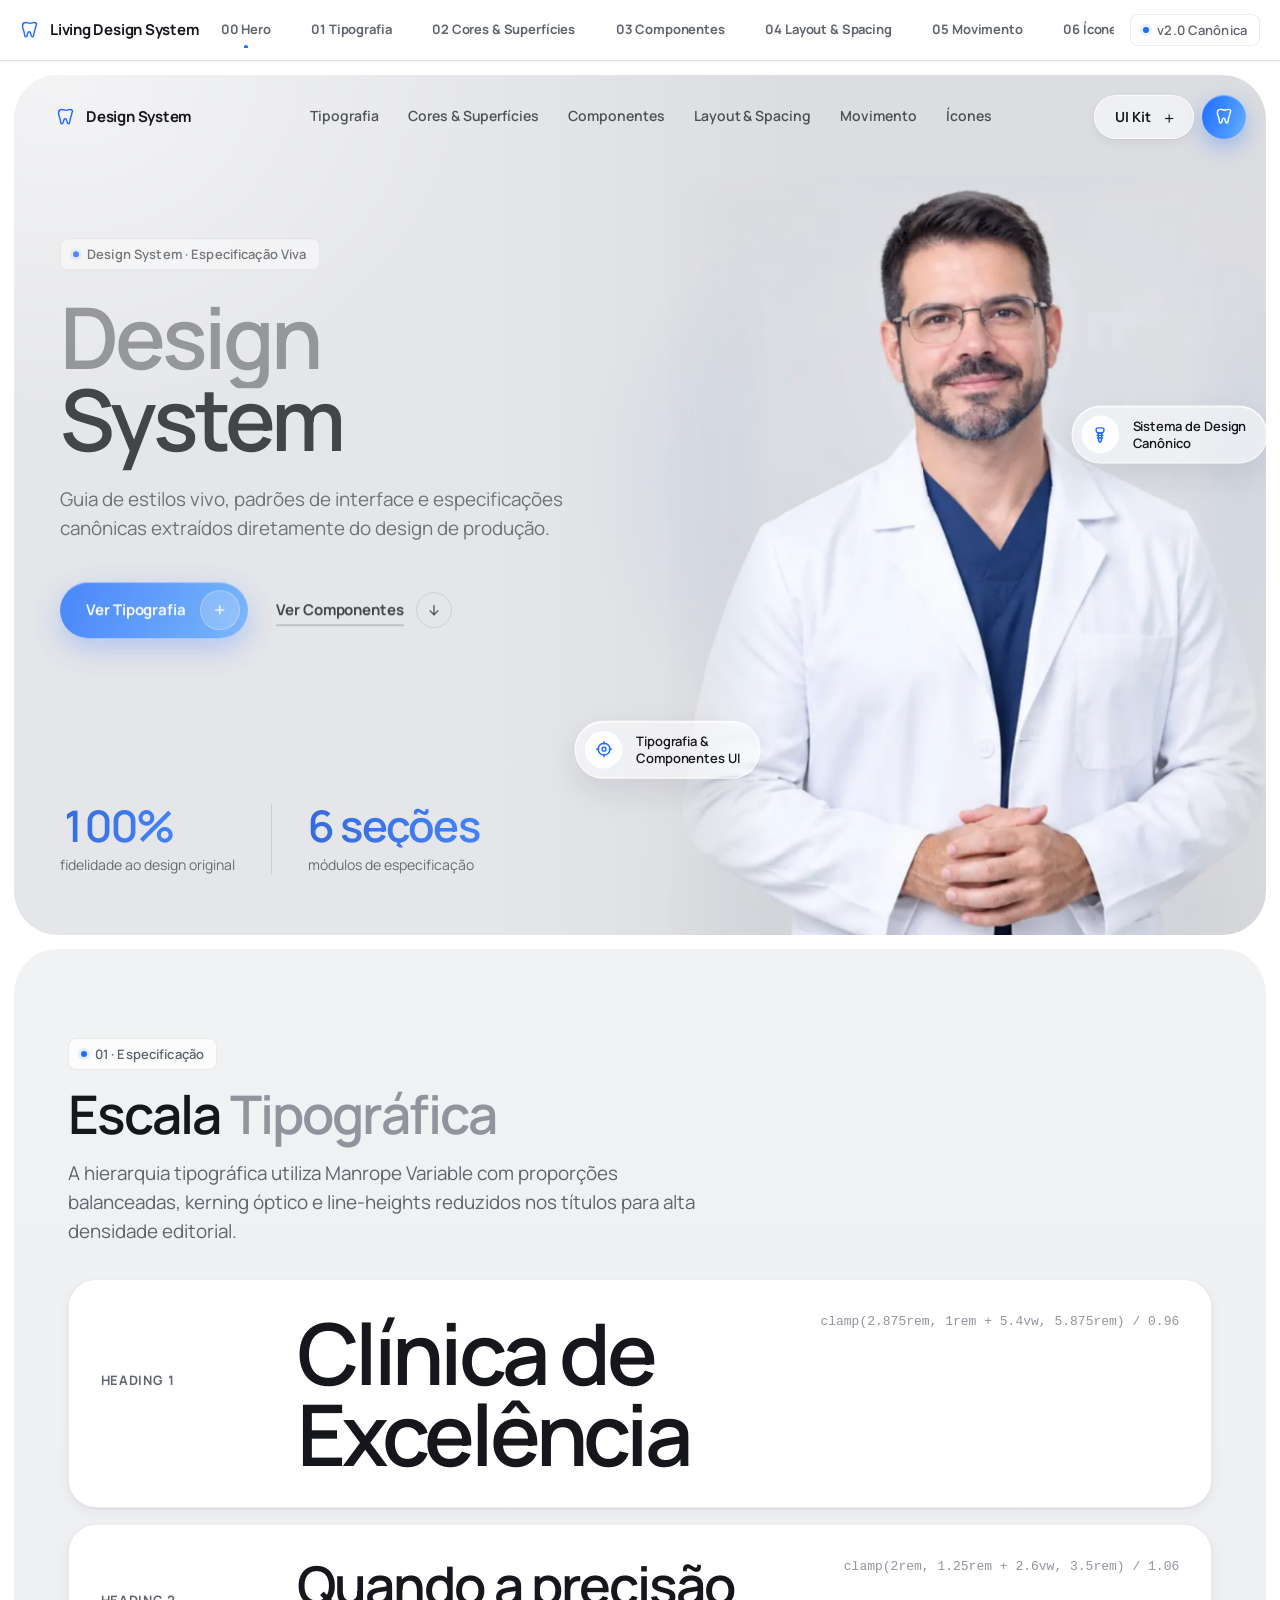
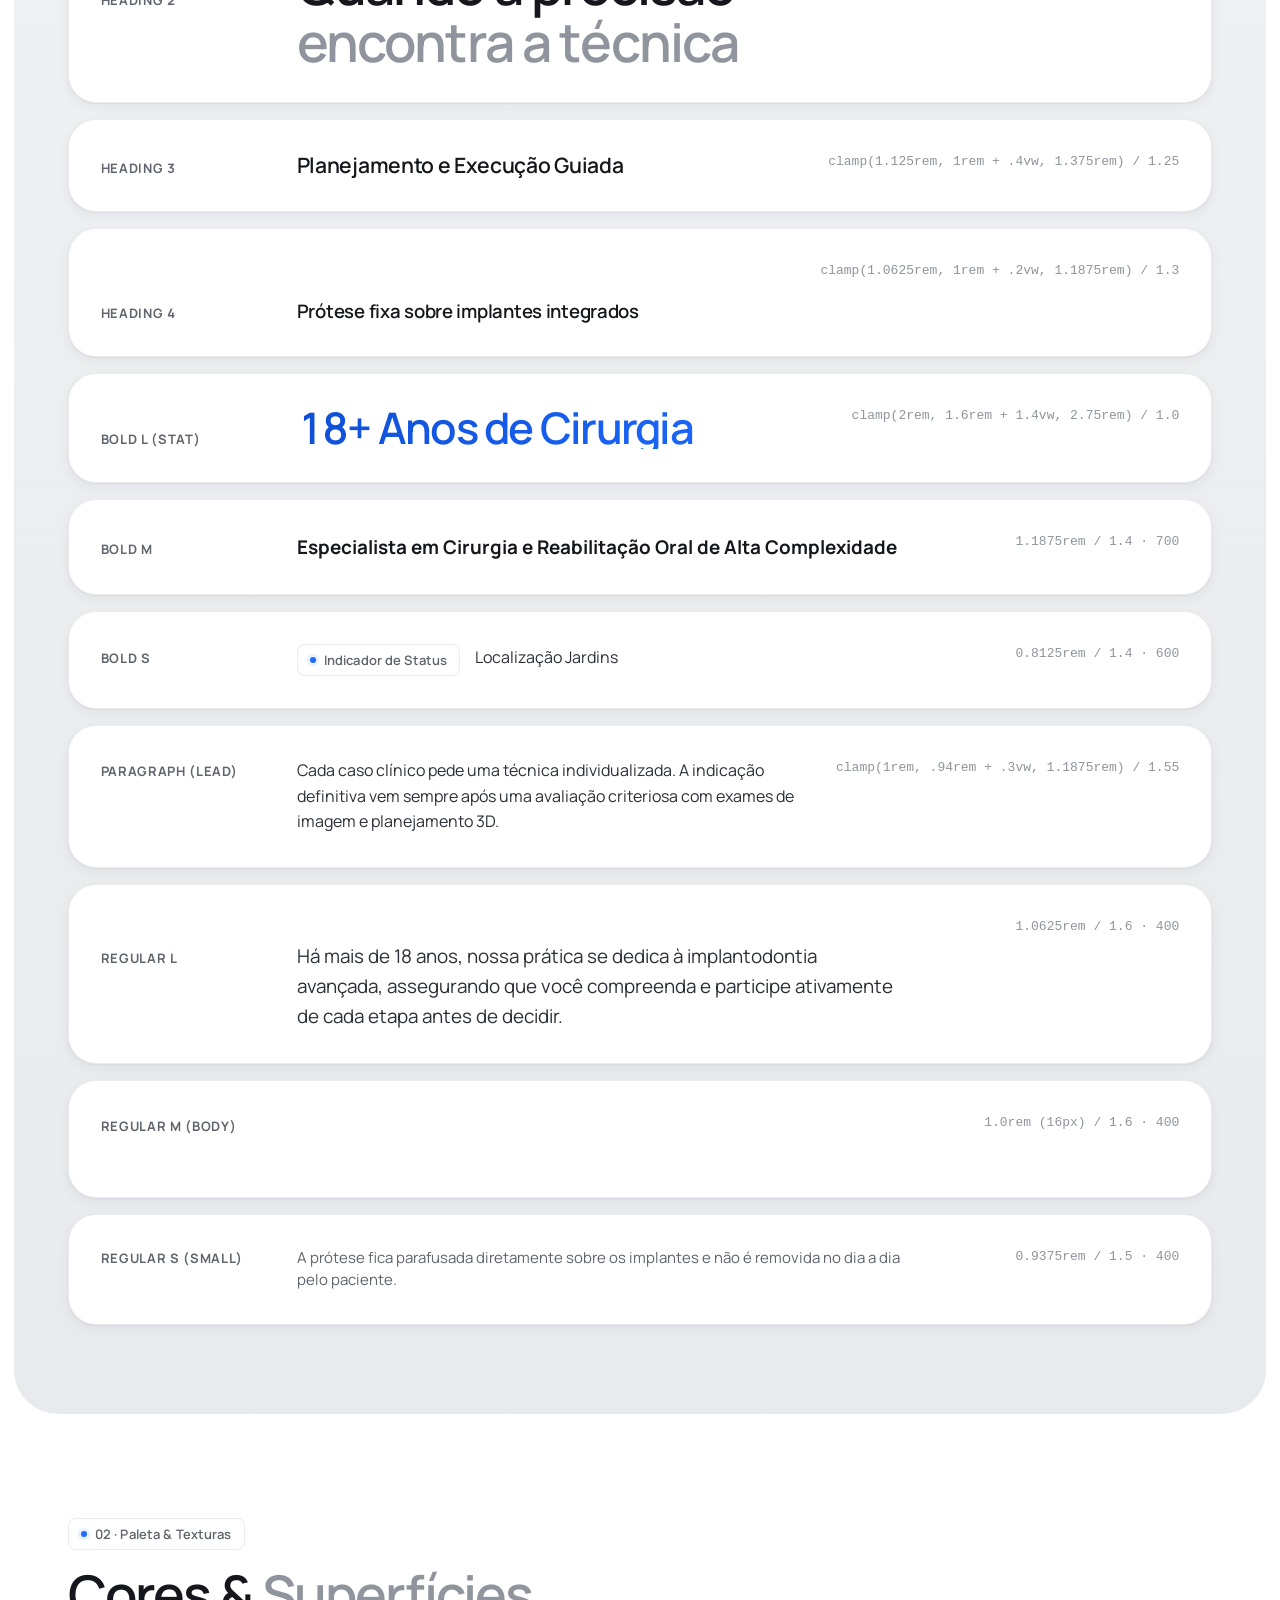
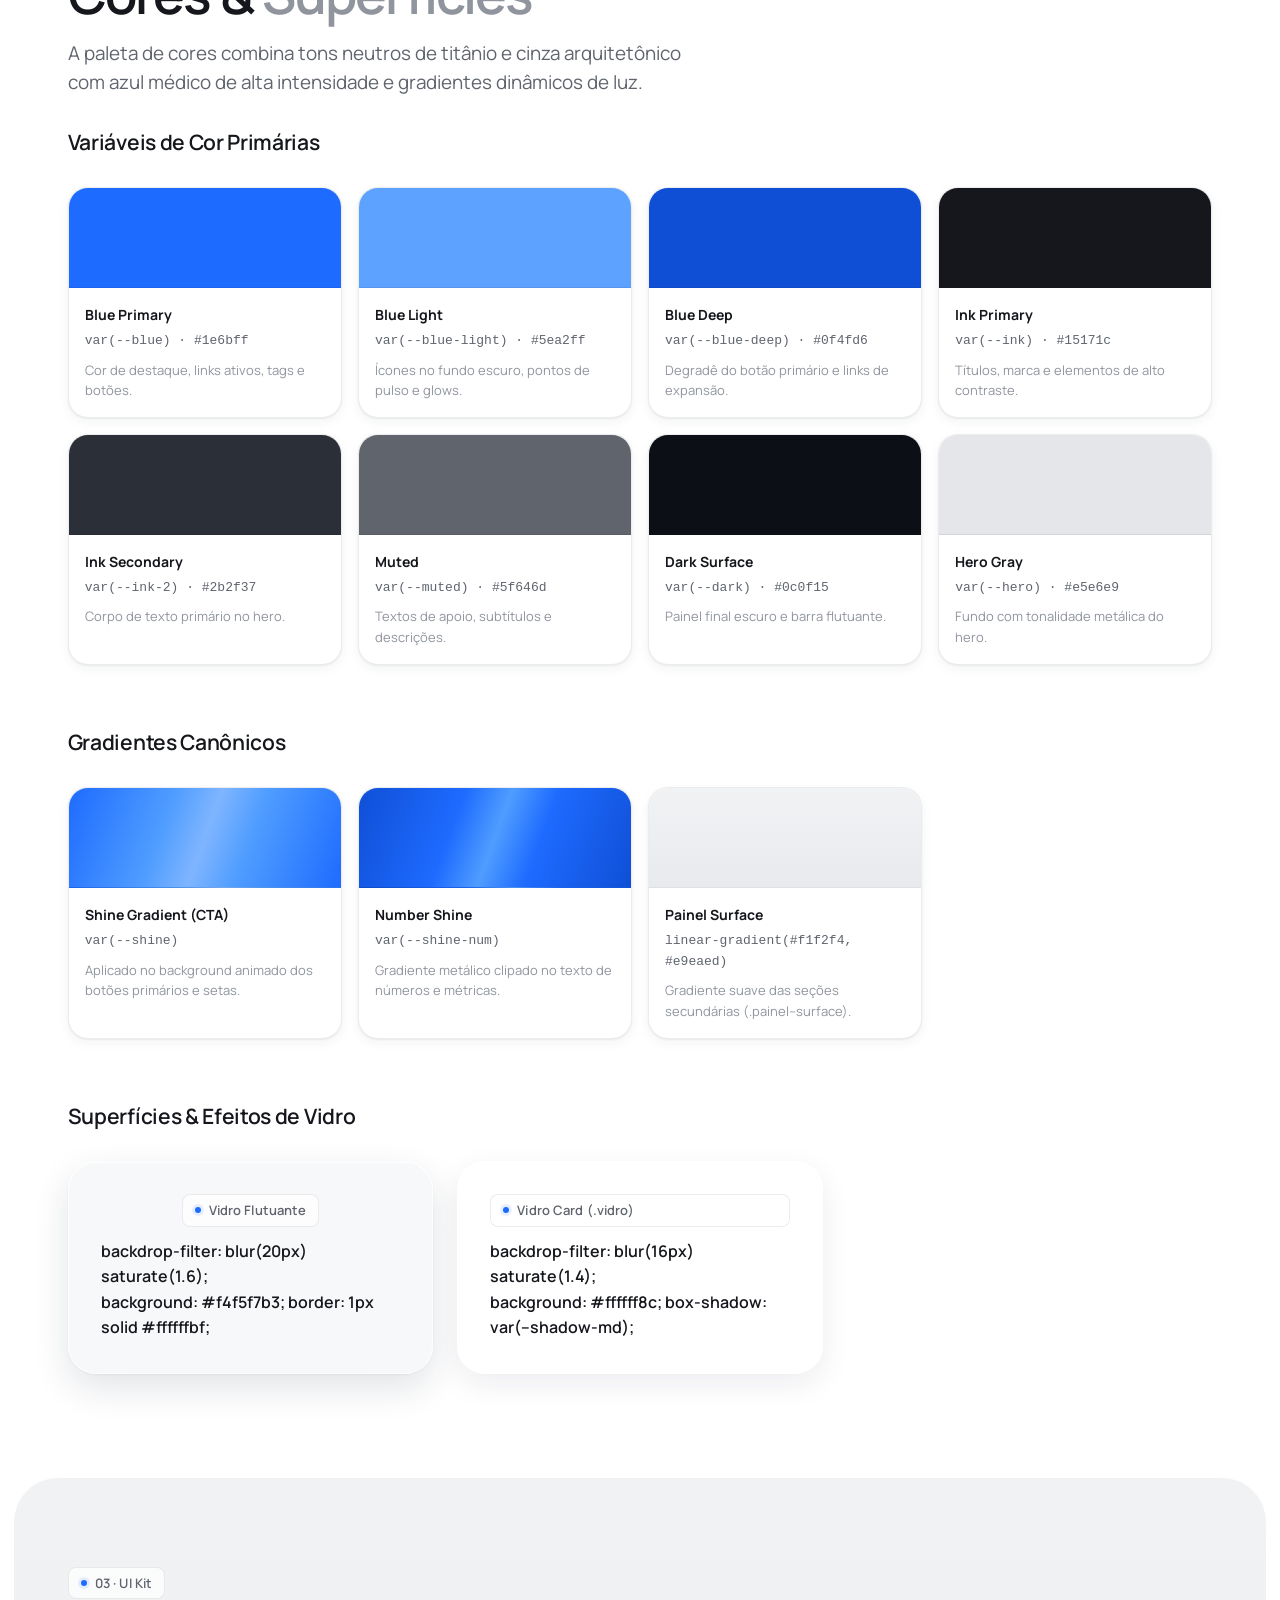
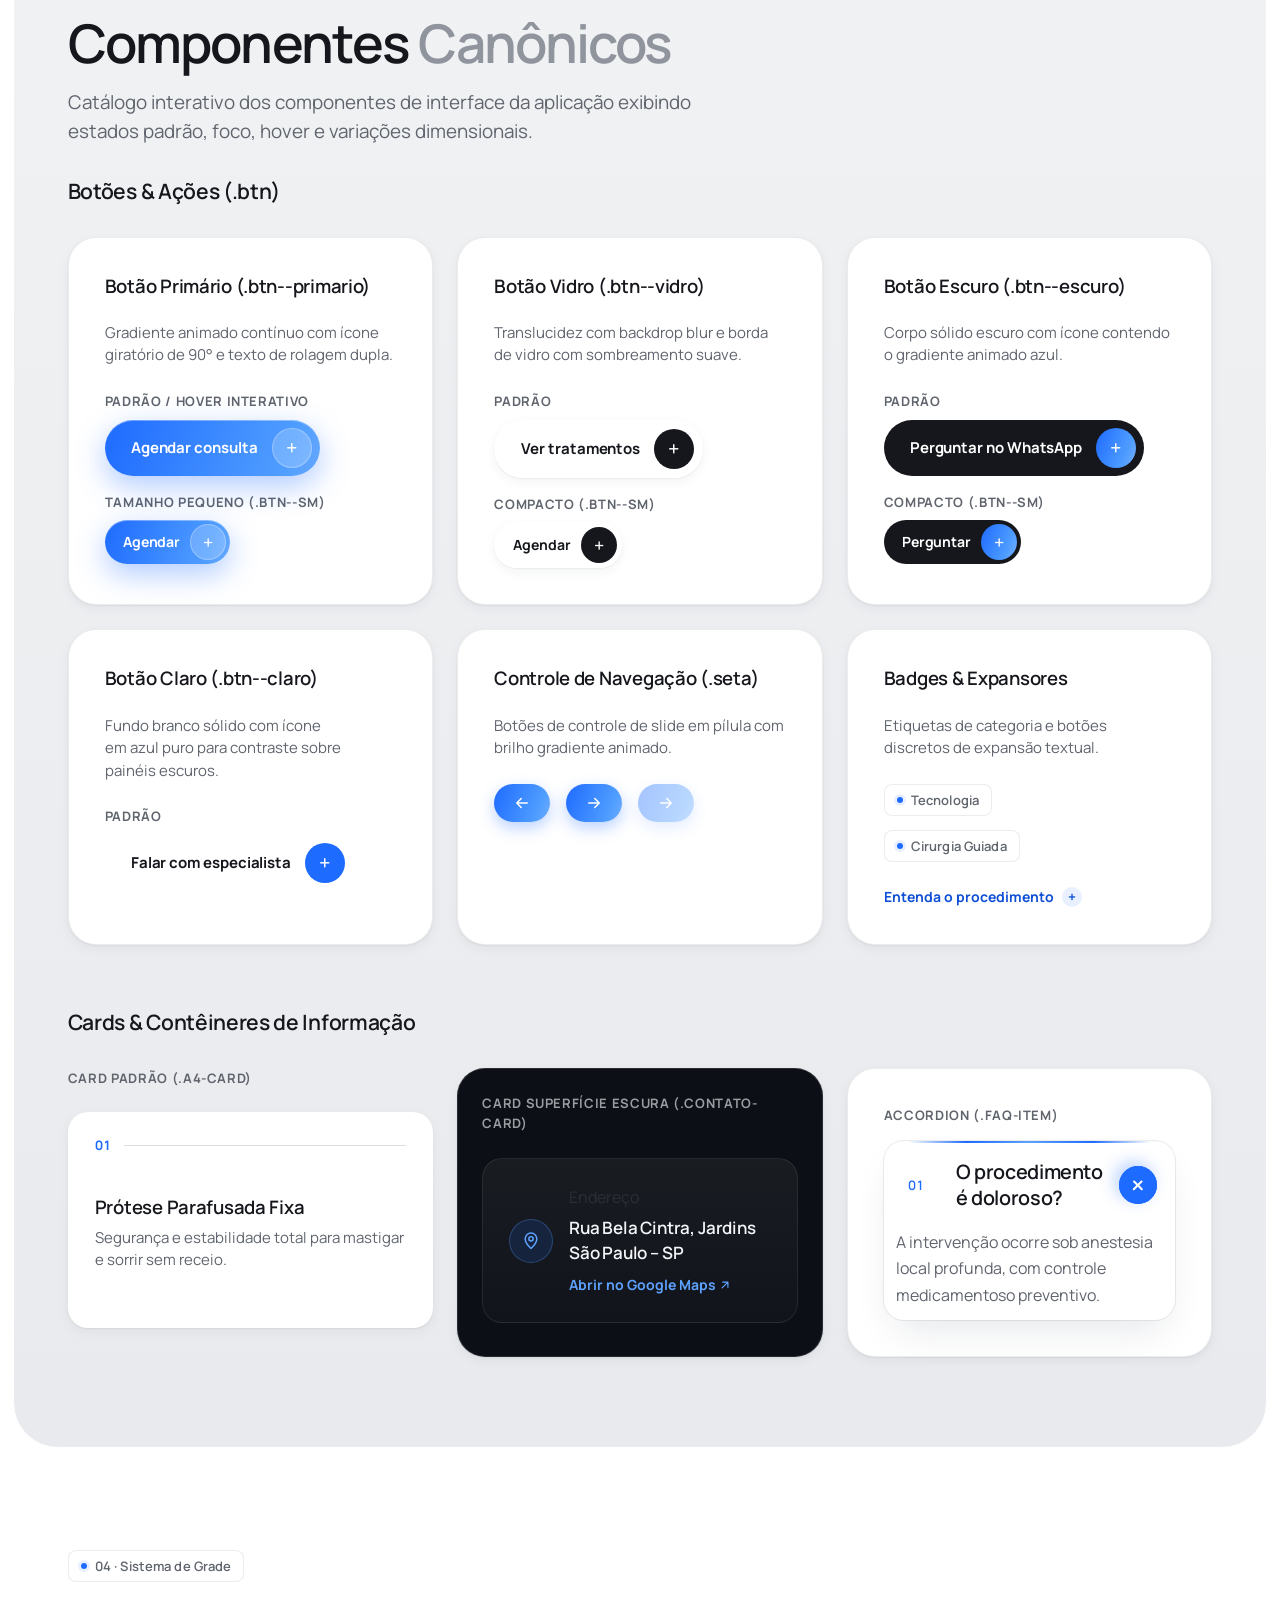
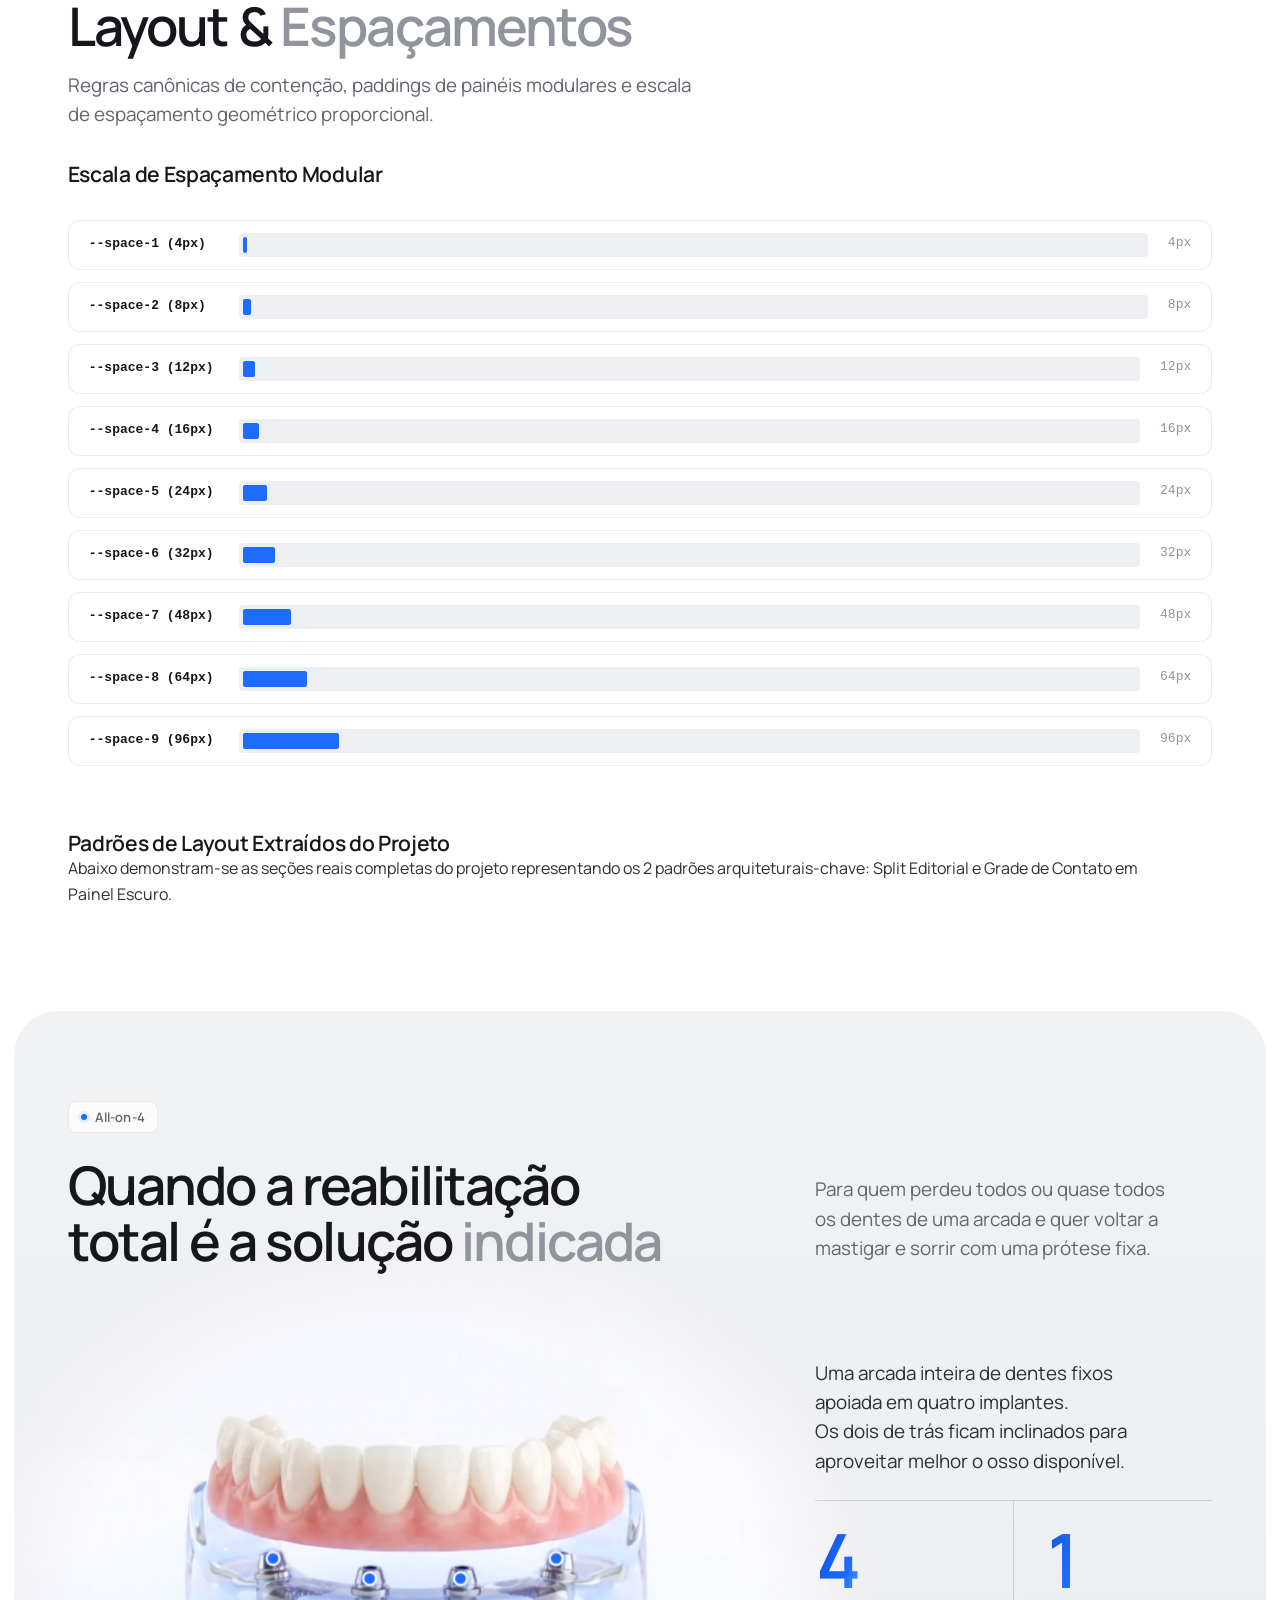
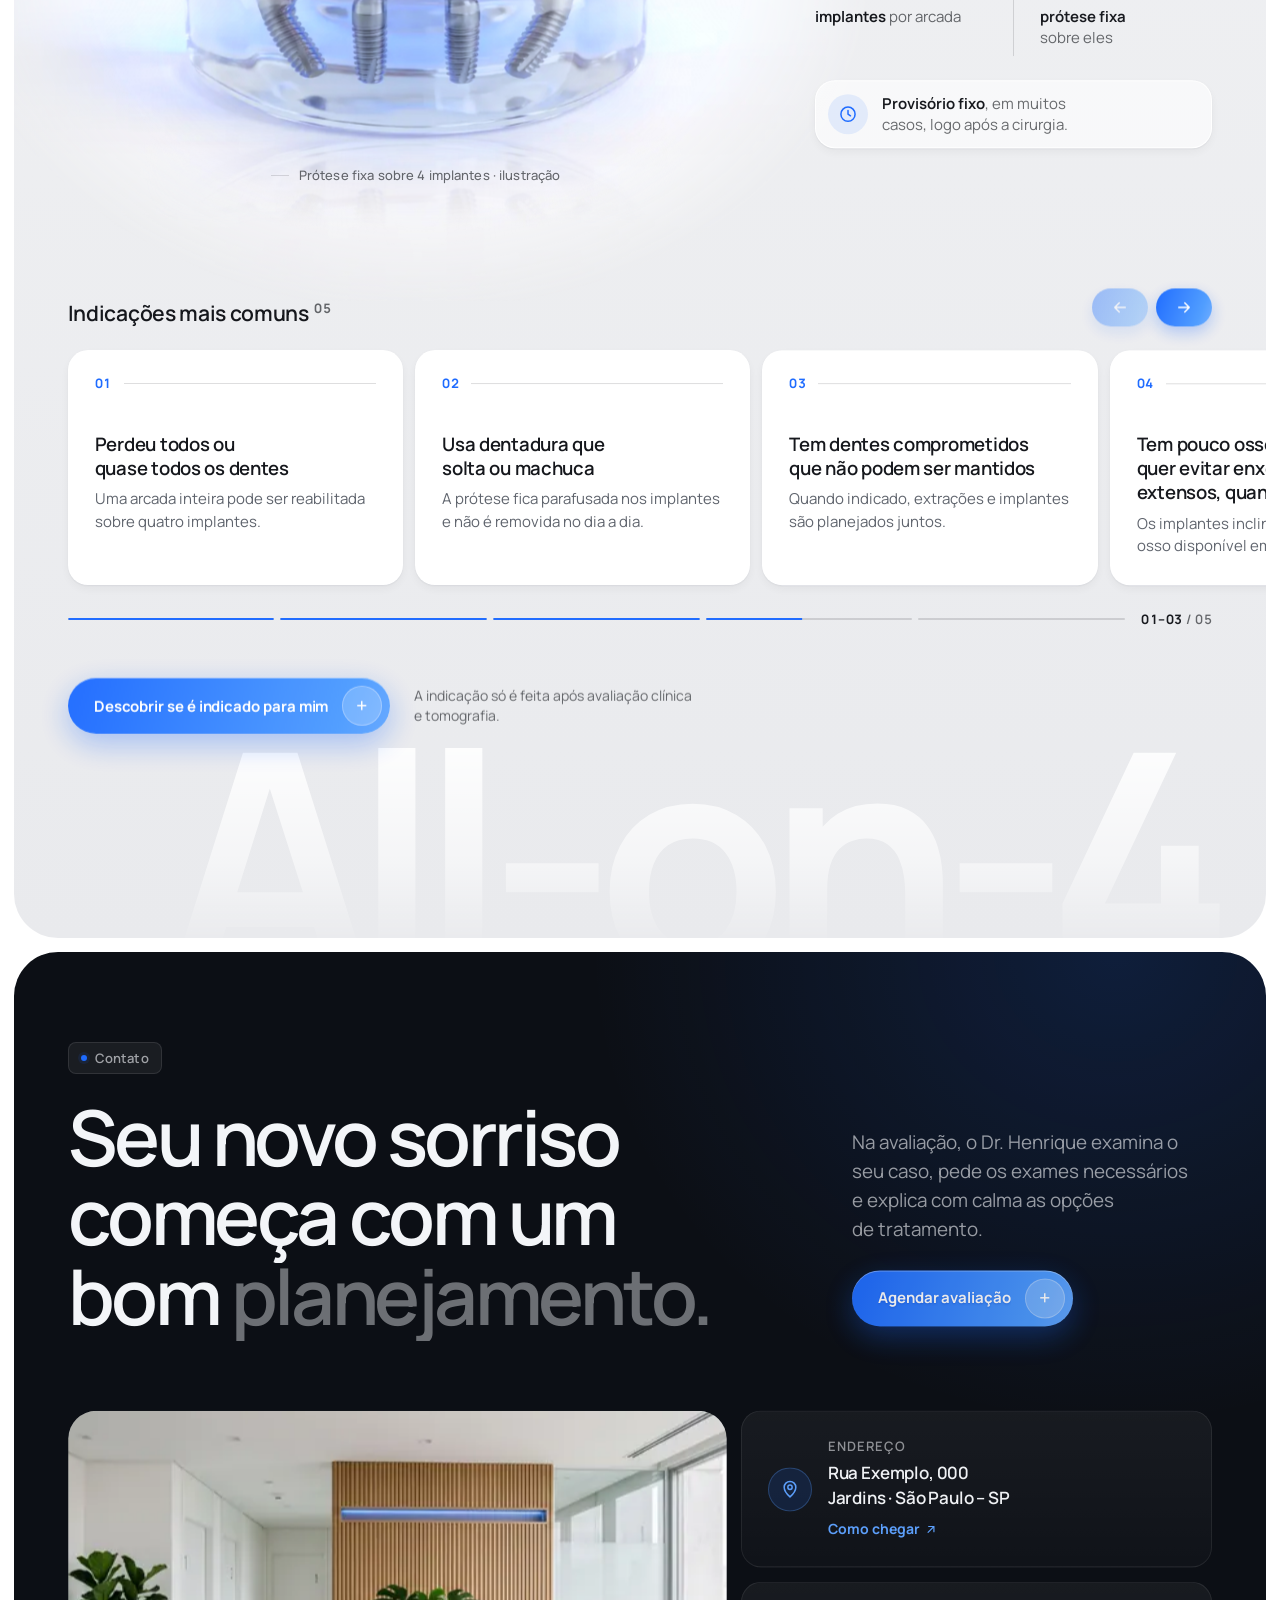
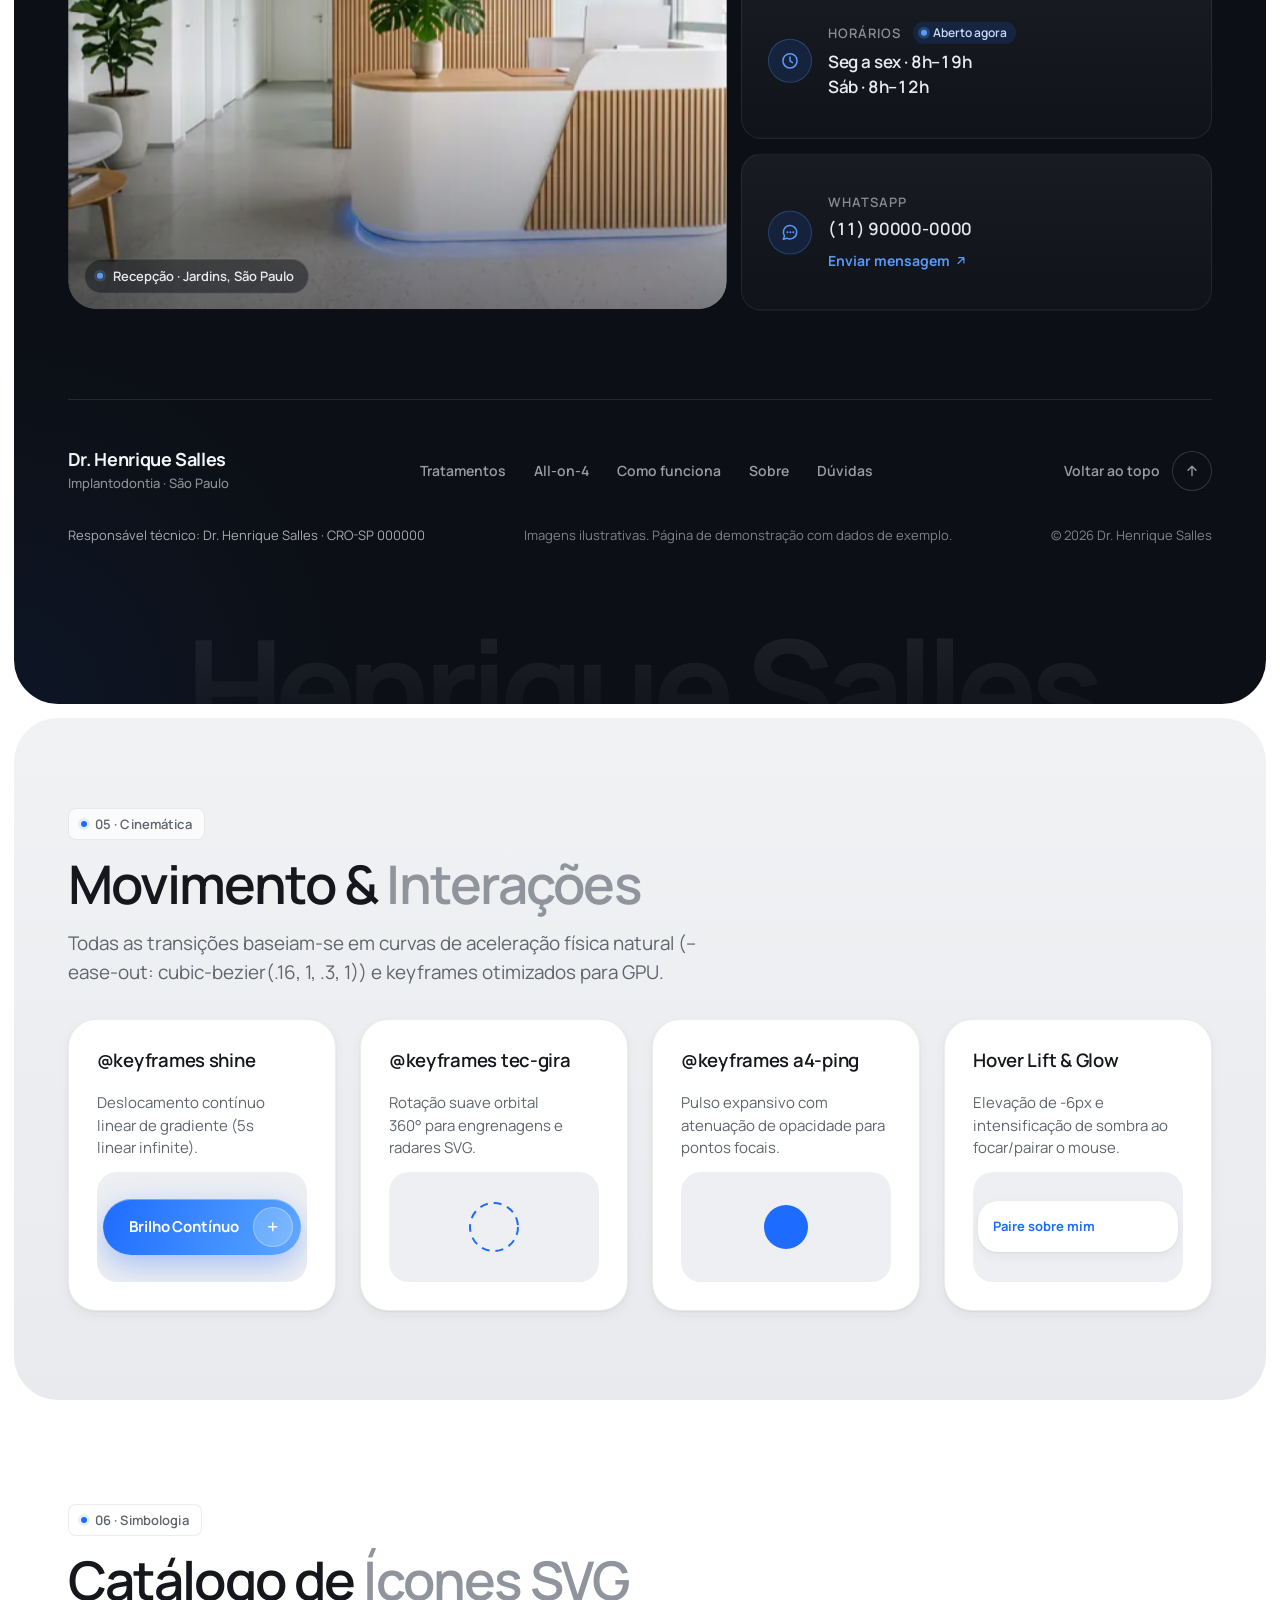
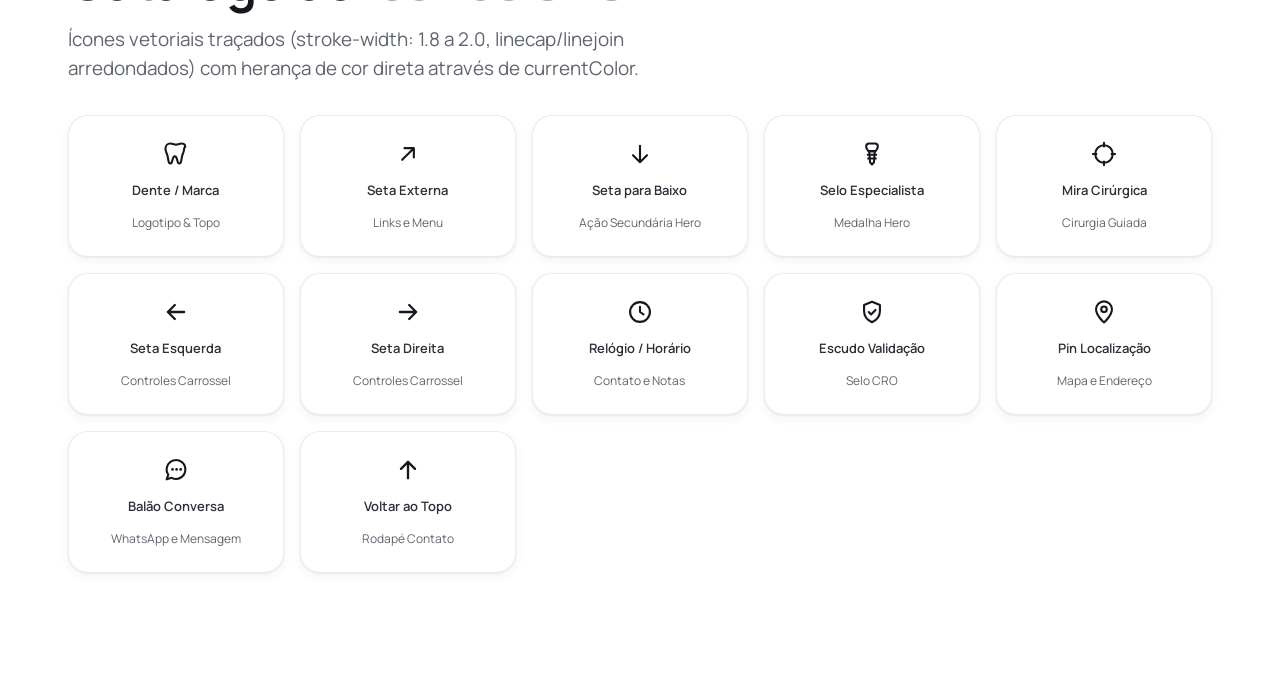
<file: referencias/Dr. Henrique Salles — Implantodontia/design-system.html>
<!doctype html>
<html lang="pt-BR">
  <head>
    <meta charset="utf-8" />
    <meta name="viewport" content="width=device-width, initial-scale=1, viewport-fit=cover" />
    <title>Living Design System & Pattern Library · Dr. Henrique Salles</title>
    <meta name="description" content="Especificação viva, tipografia, cores, superfícies, componentes canônicos e padrões de layout e movimento extraídos do website original." />
    <meta name="theme-color" content="#e5e6e9" />
    <link rel="icon" href="./assets/favicon-D-kZIdQF.svg" type="image/svg+xml" />
    
    <!-- Script de movimento oficial do projeto -->
    <script>
      (function () {
        var h = document.documentElement;
        h.classList.add('js');
        if (!window.matchMedia('(prefers-reduced-motion: reduce)').matches) {
          h.classList.add('js-motion');
          setTimeout(function () {
            if (!window.__movimentoOk) h.classList.remove('js-motion');
          }, 8000);
        }
      })();
    </script>
    <script type="module" crossorigin src="./assets/index-pvOuaALi.js"></script>
    <link rel="stylesheet" crossorigin href="./assets/index-N7qcymKx.css">
    
    <style>
      /* Design System Documentation Structural Styles (reusing variables from original CSS) */
      .ds-top-bar {
        position: sticky;
        top: 0;
        z-index: 100;
        background: #ffffffeb;
        -webkit-backdrop-filter: blur(20px) saturate(1.6);
        backdrop-filter: blur(20px) saturate(1.6);
        border-bottom: 1px solid var(--line-2);
        box-shadow: 0 1px 3px rgba(0, 0, 0, 0.05);
      }
      .ds-top-bar__inner {
        display: flex;
        align-items: center;
        justify-content: space-between;
        padding-block: 12px;
        gap: var(--space-4);
      }
      .ds-nav {
        display: flex;
        align-items: center;
        gap: clamp(10px, 1.6vw, 24px);
        overflow-x: auto;
        padding-block: 4px;
        -webkit-overflow-scrolling: touch;
      }
      .ds-nav .hero-link {
        font-size: var(--fs-xs);
        font-weight: 700;
        letter-spacing: -0.01em;
        white-space: nowrap;
        color: var(--muted);
        text-decoration: none;
        padding: 6px 10px;
        border-radius: var(--r-pill);
        transition: color var(--dur-fast), background-color var(--dur-fast);
      }
      .ds-nav .hero-link:hover {
        color: var(--ink);
        background-color: var(--surface);
      }
      .ds-top-bar__meta {
        display: none;
      }
      @media (min-width: 900px) {
        .ds-top-bar__meta {
          display: block;
        }
      }

      /* Spec table & rows */
      .ds-spec-list {
        display: flex;
        flex-direction: column;
        gap: var(--space-4);
        margin-top: var(--space-6);
      }
      .ds-spec-row {
        background: var(--bg);
        border-radius: var(--r-card);
        border: 1px solid var(--line);
        padding: clamp(20px, 3vw, 32px);
        box-shadow: var(--shadow-sm);
        display: grid;
        grid-template-columns: minmax(130px, 180px) 1fr auto;
        gap: var(--space-4);
        align-items: baseline;
      }
      @media (max-width: 768px) {
        .ds-spec-row {
          grid-template-columns: 1fr;
          gap: var(--space-3);
        }
      }
      .ds-spec-label {
        font-size: var(--fs-xs);
        font-weight: 700;
        letter-spacing: 0.05em;
        text-transform: uppercase;
        color: var(--muted);
        font-variant-numeric: tabular-nums;
      }
      .ds-spec-content {
        min-width: 0;
      }
      .ds-spec-meta {
        font-size: var(--fs-xs);
        font-family: ui-monospace, SFMono-Regular, Menlo, Monaco, Consolas, monospace;
        color: var(--soft);
        text-align: right;
        white-space: nowrap;
        align-self: flex-start;
      }

      /* Color grid */
      .ds-color-grid {
        display: grid;
        grid-template-columns: repeat(auto-fill, minmax(240px, 1fr));
        gap: var(--space-4);
        margin-top: var(--space-6);
      }
      .ds-swatch {
        background: var(--bg);
        border-radius: var(--r-md);
        border: 1px solid var(--line);
        overflow: hidden;
        box-shadow: var(--shadow-sm);
        display: flex;
        flex-direction: column;
      }
      .ds-swatch__preview {
        height: 100px;
        width: 100%;
        border-bottom: 1px solid var(--line);
      }
      .ds-swatch__body {
        padding: 16px;
        display: flex;
        flex-direction: column;
        gap: 4px;
      }
      .ds-swatch__name {
        font-size: var(--fs-sm);
        font-weight: 700;
        color: var(--ink);
      }
      .ds-swatch__val {
        font-size: var(--fs-xs);
        font-family: ui-monospace, SFMono-Regular, monospace;
        color: var(--muted);
      }
      .ds-swatch__desc {
        font-size: var(--fs-xs);
        color: var(--soft);
        margin-top: 4px;
      }

      /* Surfaces demonstration */
      .ds-surface-grid {
        display: grid;
        grid-template-columns: repeat(auto-fill, minmax(280px, 1fr));
        gap: var(--space-5);
        margin-top: var(--space-6);
      }
      .ds-surface-card {
        border-radius: var(--r-card);
        padding: 32px;
        display: flex;
        flex-direction: column;
        gap: var(--space-3);
      }

      /* UI components matrix */
      .ds-matrix-grid {
        display: grid;
        grid-template-columns: repeat(auto-fill, minmax(300px, 1fr));
        gap: var(--space-5);
        margin-top: var(--space-6);
      }
      .ds-component-card {
        background: var(--bg);
        border-radius: var(--r-card);
        border: 1px solid var(--line);
        padding: clamp(24px, 3vw, 36px);
        box-shadow: var(--shadow-sm);
        display: flex;
        flex-direction: column;
        gap: var(--space-4);
      }
      .ds-component-card--dark {
        background: var(--dark);
        border-color: rgba(255, 255, 255, 0.12);
      }
      .ds-state-list {
        display: flex;
        flex-direction: column;
        gap: var(--space-4);
        margin-top: var(--space-2);
      }
      .ds-state-item {
        display: flex;
        flex-direction: column;
        gap: 8px;
        align-items: flex-start;
      }
      .ds-state-badge {
        font-size: var(--fs-xs);
        font-weight: 700;
        text-transform: uppercase;
        letter-spacing: 0.05em;
        color: var(--muted);
      }
      .ds-component-card--dark .ds-state-badge {
        color: var(--on-dark-muted);
      }

      /* Icons showcase grid */
      .ds-icon-grid {
        display: grid;
        grid-template-columns: repeat(auto-fill, minmax(180px, 1fr));
        gap: var(--space-4);
        margin-top: var(--space-6);
      }
      .ds-icon-cell {
        background: var(--bg);
        border-radius: var(--r-md);
        border: 1px solid var(--line);
        padding: 24px 16px;
        display: flex;
        flex-direction: column;
        align-items: center;
        justify-content: center;
        gap: 12px;
        text-align: center;
        box-shadow: var(--shadow-sm);
        transition: transform var(--dur-fast), border-color var(--dur-fast);
      }
      .ds-icon-cell:hover {
        transform: translateY(-2px);
        border-color: var(--blue);
      }
      .ds-icon-preview {
        color: var(--ink);
        display: flex;
        align-items: center;
        justify-content: center;
      }
      .ds-icon-name {
        font-size: var(--fs-xs);
        font-weight: 600;
        color: var(--ink-2);
      }
      .ds-icon-usage {
        font-size: 0.75rem;
        color: var(--muted);
      }

      /* Spacing scale visualization */
      .ds-spacing-grid {
        display: flex;
        flex-direction: column;
        gap: 12px;
        margin-top: var(--space-6);
      }
      .ds-spacing-row {
        background: var(--bg);
        border-radius: var(--r-sm);
        border: 1px solid var(--line);
        padding: 12px 20px;
        display: flex;
        align-items: center;
        gap: 20px;
      }
      .ds-spacing-label {
        font-size: var(--fs-xs);
        font-family: ui-monospace, SFMono-Regular, monospace;
        font-weight: 700;
        min-width: 130px;
        color: var(--ink);
      }
      .ds-spacing-bar-wrap {
        flex: 1;
        background: var(--surface);
        border-radius: 4px;
        height: 24px;
        display: flex;
        align-items: center;
        padding-inline: 4px;
      }
      .ds-spacing-bar {
        background: var(--blue);
        height: 16px;
        border-radius: 2px;
      }

      /* Motion gallery */
      .ds-motion-grid {
        display: grid;
        grid-template-columns: repeat(auto-fill, minmax(260px, 1fr));
        gap: var(--space-5);
        margin-top: var(--space-6);
      }
      .ds-motion-card {
        background: var(--bg);
        border-radius: var(--r-card);
        border: 1px solid var(--line);
        padding: 28px;
        box-shadow: var(--shadow-sm);
        display: flex;
        flex-direction: column;
        gap: var(--space-3);
      }
      .ds-motion-stage {
        height: 110px;
        background: var(--surface);
        border-radius: var(--r-md);
        display: flex;
        align-items: center;
        justify-content: center;
        position: relative;
        overflow: hidden;
      }

      /* Section Documentation Title Utility */
      .ds-section-intro {
        margin-bottom: var(--space-5);
      }
      .ds-section-divider {
        margin-top: var(--space-8);
        border-top: 1px solid var(--line);
        padding-top: var(--space-6);
      }
    </style>

  </head>
  <body>
    <a class="skip-link" href="#conteudo">Pular para o conteúdo</a>

    
    <!-- Top Horizontal Navigation for Design System Documentation -->
    <header class="ds-top-bar" role="banner">
      <div class="wrap ds-top-bar__inner">
        <a class="hero-marca" href="#topo">
          <svg class="hero-marca-simbolo" viewBox="0 0 24 24" fill="none" stroke="currentColor" stroke-width="1.7" stroke-linejoin="round" aria-hidden="true" focusable="false"><path d="M7 3C4.8 3 3 4.8 3 7.2c0 2.3.9 3.8 1.5 5.6.6 1.9.7 4.2 1.4 6.4.4 1.2 1.9 1.3 2.4.1.6-1.5.9-3.8 1.7-4.9.4-.5 1.6-.5 2 0 .8 1.1 1.1 3.4 1.7 4.9.5 1.2 2 1.1 2.4-.1.7-2.2.8-4.5 1.4-6.4.6-1.8 1.5-3.3 1.5-5.6C21 4.8 19.2 3 17 3c-1.9 0-3 1-5 1S8.9 3 7 3z" /></svg>
          <span class="hero-marca-nome">Living Design System</span>
        </a>
        <nav class="ds-nav" aria-label="Navegação do Design System">
          <a class="hero-link" href="#topo">00 Hero</a>
          <a class="hero-link" href="#typography">01 Tipografia</a>
          <a class="hero-link" href="#colors-surfaces">02 Cores & Superfícies</a>
          <a class="hero-link" href="#components">03 Componentes</a>
          <a class="hero-link" href="#layout-spacing">04 Layout & Spacing</a>
          <a class="hero-link" href="#motion">05 Movimento</a>
          <a class="hero-link" href="#icons">06 Ícones</a>
        </nav>
        <div class="ds-top-bar__meta">
          <span class="tag">v2.0 Canônica</span>
        </div>
      </div>
    </header>


    <main id="conteudo" class="paineis">

      <!-- =====================================================================
           0) HERO (Direct Clone, Text Adapted for Living Design System)
           ===================================================================== -->
      <!-- =====================================================================
     Topo (hero + navegação) · três peças, CSS em sections/hero.css e JS em
     sections/hero.js:
     1) .hero-flutuante  pílula de vidro fixa no alto; aparece depois que o
                         topo sai da tela, some ao rolar para baixo e volta
                         ao rolar para cima.
     2) #hero-menu       menu do celular/tablet (diálogo); abre a partir do
                         botão de dois traços, que vira X.
     3) #topo            o painel cinza: nav, título, CTA, números e retrato.
     ===================================================================== -->
<div class="hero-flutuante" data-hero-flutuante inert>
  <div class="hero-flutuante-pilula">
    <a class="hero-marca" href="#topo">
      <svg class="hero-marca-simbolo" viewBox="0 0 24 24" fill="none" stroke="currentColor" stroke-width="1.7" stroke-linejoin="round" aria-hidden="true" focusable="false"><path d="M7 3C4.8 3 3 4.8 3 7.2c0 2.3.9 3.8 1.5 5.6.6 1.9.7 4.2 1.4 6.4.4 1.2 1.9 1.3 2.4.1.6-1.5.9-3.8 1.7-4.9.4-.5 1.6-.5 2 0 .8 1.1 1.1 3.4 1.7 4.9.5 1.2 2 1.1 2.4-.1.7-2.2.8-4.5 1.4-6.4.6-1.8 1.5-3.3 1.5-5.6C21 4.8 19.2 3 17 3c-1.9 0-3 1-5 1S8.9 3 7 3z" /></svg>
      <span class="hero-marca-nome">Design System</span>
    </a>
    <nav class="hero-links" aria-label="Atalhos da página">
      <a class="hero-link" href="#typography">Tipografia</a>
      <a class="hero-link" href="#colors-surfaces">Cores & Superfícies</a>
      <a class="hero-link" href="#components">Componentes</a>
      <a class="hero-link" href="#layout-spacing">Layout & Spacing</a>
      <a class="hero-link" href="#motion">Movimento</a>
      <a class="hero-link" href="#icons">Ícones</a>
    </nav>
    <a class="btn btn--sm btn--primario hero-flutuante-cta" href="#components">
      <span class="btn__rotulo">Explorar</span>
      <span class="btn__icone" aria-hidden="true">+</span>
      <span class="sr-only">(abre o WhatsApp)</span>
    </a>
    <button type="button" class="hero-burger" data-hero-menu aria-controls="hero-menu" aria-expanded="false" aria-label="Menu">
      <span class="hero-burger-traco" aria-hidden="true"></span>
      <span class="hero-burger-traco" aria-hidden="true"></span>
    </button>
  </div>
</div>

<div class="hero-menu" id="hero-menu" role="dialog" aria-modal="true" aria-label="Menu">
  <div class="hero-menu-veu" data-hero-menu-fechar></div>
  <div class="hero-menu-painel" data-lenis-prevent>
    <div class="hero-menu-topo">
      <a class="hero-marca" href="#topo">
        <svg class="hero-marca-simbolo" viewBox="0 0 24 24" fill="none" stroke="currentColor" stroke-width="1.7" stroke-linejoin="round" aria-hidden="true" focusable="false"><path d="M7 3C4.8 3 3 4.8 3 7.2c0 2.3.9 3.8 1.5 5.6.6 1.9.7 4.2 1.4 6.4.4 1.2 1.9 1.3 2.4.1.6-1.5.9-3.8 1.7-4.9.4-.5 1.6-.5 2 0 .8 1.1 1.1 3.4 1.7 4.9.5 1.2 2 1.1 2.4-.1.7-2.2.8-4.5 1.4-6.4.6-1.8 1.5-3.3 1.5-5.6C21 4.8 19.2 3 17 3c-1.9 0-3 1-5 1S8.9 3 7 3z" /></svg>
        <span class="hero-marca-nome">Design System</span>
      </a>
      <button type="button" class="hero-burger hero-menu-fechar" aria-label="Fechar menu" data-hero-menu-fechar>
        <span class="hero-burger-traco" aria-hidden="true"></span>
        <span class="hero-burger-traco" aria-hidden="true"></span>
      </button>
    </div>

    <nav class="hero-menu-nav" aria-label="Menu principal">
      <ol class="hero-menu-lista" role="list">
        <li class="hero-menu-linha">
          <a class="hero-menu-link" href="#tratamentos"><span class="hero-menu-item"><span class="hero-menu-num" aria-hidden="true">01</span><span class="hero-menu-texto">Tratamentos</span><svg class="hero-menu-seta" viewBox="0 0 24 24" fill="none" stroke="currentColor" stroke-width="1.8" stroke-linecap="round" stroke-linejoin="round" aria-hidden="true" focusable="false"><path d="M7 17 17 7M9 7h8v8" /></svg></span></a>
        </li>
        <li class="hero-menu-linha">
          <a class="hero-menu-link" href="#all-on-4"><span class="hero-menu-item"><span class="hero-menu-num" aria-hidden="true">02</span><span class="hero-menu-texto">All-on-4</span><svg class="hero-menu-seta" viewBox="0 0 24 24" fill="none" stroke="currentColor" stroke-width="1.8" stroke-linecap="round" stroke-linejoin="round" aria-hidden="true" focusable="false"><path d="M7 17 17 7M9 7h8v8" /></svg></span></a>
        </li>
        <li class="hero-menu-linha">
          <a class="hero-menu-link" href="#jornada"><span class="hero-menu-item"><span class="hero-menu-num" aria-hidden="true">03</span><span class="hero-menu-texto">Como funciona</span><svg class="hero-menu-seta" viewBox="0 0 24 24" fill="none" stroke="currentColor" stroke-width="1.8" stroke-linecap="round" stroke-linejoin="round" aria-hidden="true" focusable="false"><path d="M7 17 17 7M9 7h8v8" /></svg></span></a>
        </li>
        <li class="hero-menu-linha">
          <a class="hero-menu-link" href="#sobre"><span class="hero-menu-item"><span class="hero-menu-num" aria-hidden="true">04</span><span class="hero-menu-texto">Sobre</span><svg class="hero-menu-seta" viewBox="0 0 24 24" fill="none" stroke="currentColor" stroke-width="1.8" stroke-linecap="round" stroke-linejoin="round" aria-hidden="true" focusable="false"><path d="M7 17 17 7M9 7h8v8" /></svg></span></a>
        </li>
        <li class="hero-menu-linha">
          <a class="hero-menu-link" href="#duvidas"><span class="hero-menu-item"><span class="hero-menu-num" aria-hidden="true">05</span><span class="hero-menu-texto">Dúvidas</span><svg class="hero-menu-seta" viewBox="0 0 24 24" fill="none" stroke="currentColor" stroke-width="1.8" stroke-linecap="round" stroke-linejoin="round" aria-hidden="true" focusable="false"><path d="M7 17 17 7M9 7h8v8" /></svg></span></a>
        </li>
      </ol>
    </nav>

    <div class="hero-menu-rodape">
      <a class="btn btn--primario btn--bloco hero-menu-cta" data-wa="nav" href="#contato">
        <span class="btn__rotulo">Agendar avaliação</span>
        <span class="btn__icone" aria-hidden="true">+</span>
        <span class="sr-only">(abre o WhatsApp)</span>
      </a>
      <p class="hero-menu-info">
        <span>Jardins · São Paulo – SP</span>
        <span>Seg a sex 8h–19h · Sáb 8h–12h</span>
      </p>
    </div>
  </div>
</div>

<section id="topo" class="painel hero" data-dobra="hero" aria-labelledby="topo-titulo">
  <div class="hero-fundo" aria-hidden="true"></div>

  <header class="hero-nav">
    <a class="hero-marca" href="#topo">
      <svg class="hero-marca-simbolo" viewBox="0 0 24 24" fill="none" stroke="currentColor" stroke-width="1.7" stroke-linejoin="round" aria-hidden="true" focusable="false"><path d="M7 3C4.8 3 3 4.8 3 7.2c0 2.3.9 3.8 1.5 5.6.6 1.9.7 4.2 1.4 6.4.4 1.2 1.9 1.3 2.4.1.6-1.5.9-3.8 1.7-4.9.4-.5 1.6-.5 2 0 .8 1.1 1.1 3.4 1.7 4.9.5 1.2 2 1.1 2.4-.1.7-2.2.8-4.5 1.4-6.4.6-1.8 1.5-3.3 1.5-5.6C21 4.8 19.2 3 17 3c-1.9 0-3 1-5 1S8.9 3 7 3z" /></svg>
      <span class="hero-marca-nome">Design System</span>
    </a>
    <nav class="hero-links" aria-label="Menu principal">
      <a class="hero-link" href="#typography">Tipografia</a>
      <a class="hero-link" href="#colors-surfaces">Cores & Superfícies</a>
      <a class="hero-link" href="#components">Componentes</a>
      <a class="hero-link" href="#layout-spacing">Layout & Spacing</a>
      <a class="hero-link" href="#motion">Movimento</a>
      <a class="hero-link" href="#icons">Ícones</a>
    </nav>
    <div class="hero-nav-acoes">
      <a class="btn btn--sm btn--vidro hero-agendar" href="#components">
        <span class="btn__rotulo">UI Kit</span>
        <span class="btn__icone" aria-hidden="true">+</span>
        <span class="sr-only">(abre o WhatsApp)</span>
      </a>
      <span class="hero-dente" aria-hidden="true">
        <svg viewBox="0 0 24 24" fill="none" stroke="currentColor" stroke-width="1.8" stroke-linejoin="round" focusable="false"><path d="M7 3C4.8 3 3 4.8 3 7.2c0 2.3.9 3.8 1.5 5.6.6 1.9.7 4.2 1.4 6.4.4 1.2 1.9 1.3 2.4.1.6-1.5.9-3.8 1.7-4.9.4-.5 1.6-.5 2 0 .8 1.1 1.1 3.4 1.7 4.9.5 1.2 2 1.1 2.4-.1.7-2.2.8-4.5 1.4-6.4.6-1.8 1.5-3.3 1.5-5.6C21 4.8 19.2 3 17 3c-1.9 0-3 1-5 1S8.9 3 7 3z" /></svg>
      </span>
      <button type="button" class="hero-burger" data-hero-menu aria-controls="hero-menu" aria-expanded="false" aria-label="Menu">
        <span class="hero-burger-traco" aria-hidden="true"></span>
        <span class="hero-burger-traco" aria-hidden="true"></span>
      </button>
    </div>
  </header>

  <div class="hero-grid">
    <div class="hero-intro">
      <p class="tag hero-tag">Design System · Especificação Viva</p>
      <h1 id="topo-titulo" class="hero-titulo">
        <span class="hero-linha"><span class="hero-linha-in h-light">Design</span></span>
        <span class="hero-linha"><span class="hero-linha-in">System</span></span>
      </h1>
      <p class="hero-apoio">Guia de estilos vivo, padrões de interface e especificações canônicas extraídos diretamente do design de produção.</p>
    </div>

    <div class="hero-acoes">
      <div class="hero-acao hero-acao--cta">
        <a class="btn btn--primario hero-cta" href="#typography">
          <span class="btn__rotulo">Ver Tipografia</span>
          <span class="btn__icone" aria-hidden="true">+</span>
          <span class="sr-only">(navega para tipografia)</span>
        </a>
      </div>
      <div class="hero-acao">
        <a class="hero-secundario" href="#components">
          <span class="hero-secundario-texto">Ver Componentes</span>
          <span class="hero-secundario-icone" aria-hidden="true"><svg viewBox="0 0 24 24" fill="none" stroke="currentColor" stroke-width="1.8" stroke-linecap="round" stroke-linejoin="round" focusable="false"><path d="M12 5v14M6 13l6 6 6-6" /></svg></span>
        </a>
      </div>
    </div>

    <ul class="hero-numeros" role="list">
      <li class="hero-numero">
        <strong class="hero-numero-valor num-shine" data-contar="100" data-sufixo="%">100%</strong>
        <span class="hero-numero-rotulo">fidelidade ao design original</span>
      </li>
      <li class="hero-numero">
        <strong class="hero-numero-valor num-shine" data-contar="6" data-sufixo=" seções">6</strong>
        <span class="hero-numero-rotulo">módulos de especificação</span>
      </li>
    </ul>

    <div class="hero-retrato">
      <div class="hero-palco">
        <div class="hero-brilho" data-hero-prof="-10" aria-hidden="true"><span class="hero-brilho-in"></span></div>
        <div class="hero-foto">
          <img class="hero-foto-img" src="./assets/doutor-hero-816-DFy0Wsyb.webp" srcset="./assets/doutor-hero-480--Tjh75Rt.webp 480w, ./assets/doutor-hero-800-C3QTpBdg.webp 800w, ./assets/doutor-hero-816-DFy0Wsyb.webp 816w" sizes="(min-width: 1024px) 620px, (min-width: 641px) 540px, 110vw" alt="Dr. Henrique Salles de jaleco branco, sorrindo, com as mãos juntas" width="816" height="1024" fetchpriority="high" decoding="async" />
        </div>
        <div class="hero-selos">
          <div class="hero-selo hero-selo--a" data-hero-prof="8">
            <p class="hero-selo-corpo vidro">
              <span class="hero-selo-icone" aria-hidden="true"><svg viewBox="0 0 24 24" fill="none" stroke="currentColor" stroke-width="1.8" stroke-linecap="round" stroke-linejoin="round" focusable="false"><path d="M7 5.6C7 4.1 8.1 3 9.6 3h4.8C15.9 3 17 4.1 17 5.6c0 1.6-.8 2.9-2 3.9H9c-1.2-1-2-2.3-2-3.9Z" /><path d="M9.6 9.5h4.8l-.7 9.6L12 21l-1.7-1.9-.7-9.6Z" /><path d="M8.4 12.6h7.2M8.7 15.8h6.6" /></svg></span>
              <span class="hero-selo-texto">Sistema de Design <br />Canônico</span>
            </p>
          </div>
          <div class="hero-selo hero-selo--b" data-hero-prof="6">
            <p class="hero-selo-corpo vidro">
              <span class="hero-selo-icone" aria-hidden="true"><svg viewBox="0 0 24 24" fill="none" stroke="currentColor" stroke-width="1.8" stroke-linecap="round" focusable="false"><circle cx="12" cy="12" r="7.5" /><circle cx="12" cy="12" r="2.5" /><path d="M12 2.5v3M12 18.5v3M2.5 12h3M18.5 12h3" /></svg></span>
              <span class="hero-selo-texto">Tipografia & <br />Componentes UI</span>
            </p>
          </div>
        </div>
      </div>
    </div>
  </div>
</section>

      <!-- Casos · "Com quais problemas me procuram": leque de 5 cards (carrossel circular). -->


      <!-- =====================================================================
           1) TYPOGRAPHY SECTION (Spec table / vertical list)
           ===================================================================== -->
      <section id="typography" class="painel painel--surface" aria-labelledby="typography-titulo">
        <div class="wrap">
          <header class="cabeca ds-section-intro">
            <span class="tag">01 · Especificação</span>
            <h2 id="typography-titulo">Escala <span class="h-light">Tipográfica</span></h2>
            <p class="apoio">
              A hierarquia tipográfica utiliza Manrope Variable com proporções balanceadas, kerning óptico e line-heights reduzidos nos títulos para alta densidade editorial.
            </p>
          </header>

          <div class="ds-spec-list" role="list">
            <!-- Heading 1 -->
            <div class="ds-spec-row" role="listitem">
              <span class="ds-spec-label">Heading 1</span>
              <div class="ds-spec-content">
                <h1 class="hero-titulo">
                  <span class="hero-linha"><span class="hero-linha-in h-light">Clínica de</span></span>
                  <span class="hero-linha"><span class="hero-linha-in">Excelência</span></span>
                </h1>
              </div>
              <span class="ds-spec-meta">clamp(2.875rem, 1rem + 5.4vw, 5.875rem) / 0.96</span>
            </div>

            <!-- Heading 2 -->
            <div class="ds-spec-row" role="listitem">
              <span class="ds-spec-label">Heading 2</span>
              <div class="ds-spec-content">
                <h2>Quando a precisão <span class="h-light">encontra a técnica</span></h2>
              </div>
              <span class="ds-spec-meta">clamp(2rem, 1.25rem + 2.6vw, 3.5rem) / 1.06</span>
            </div>

            <!-- Heading 3 -->
            <div class="ds-spec-row" role="listitem">
              <span class="ds-spec-label">Heading 3</span>
              <div class="ds-spec-content">
                <h3 class="a4-faixa-titulo">Planejamento e Execução Guiada</h3>
              </div>
              <span class="ds-spec-meta">clamp(1.125rem, 1rem + .4vw, 1.375rem) / 1.25</span>
            </div>

            <!-- Heading 4 -->
            <div class="ds-spec-row" role="listitem">
              <span class="ds-spec-label">Heading 4</span>
              <div class="ds-spec-content">
                <h4 class="a4-card-titulo">Prótese fixa sobre implantes integrados</h4>
              </div>
              <span class="ds-spec-meta">clamp(1.0625rem, 1rem + .2vw, 1.1875rem) / 1.3</span>
            </div>

            <!-- Bold L / Stat Display -->
            <div class="ds-spec-row" role="listitem">
              <span class="ds-spec-label">Bold L (Stat)</span>
              <div class="ds-spec-content">
                <strong class="hero-numero-valor num-shine">18+ Anos de Cirurgia</strong>
              </div>
              <span class="ds-spec-meta">clamp(2rem, 1.6rem + 1.4vw, 2.75rem) / 1.0</span>
            </div>

            <!-- Bold M -->
            <div class="ds-spec-row" role="listitem">
              <span class="ds-spec-label">Bold M</span>
              <div class="ds-spec-content">
                <p style="font-size: var(--fs-lead); font-weight: 700; color: var(--ink);">
                  Especialista em Cirurgia e Reabilitação Oral de Alta Complexidade
                </p>
              </div>
              <span class="ds-spec-meta">1.1875rem / 1.4 · 700</span>
            </div>

            <!-- Bold S -->
            <div class="ds-spec-row" role="listitem">
              <span class="ds-spec-label">Bold S</span>
              <div class="ds-spec-content">
                <span class="tag">Indicador de Status</span>
                <span class="contato-card-rotulo" style="margin-left: 12px;">Localização Jardins</span>
              </div>
              <span class="ds-spec-meta">0.8125rem / 1.4 · 600</span>
            </div>

            <!-- Paragraph (Lead) -->
            <div class="ds-spec-row" role="listitem">
              <span class="ds-spec-label">Paragraph (Lead)</span>
              <div class="ds-spec-content">
                <p class="apoio">
                  Cada caso clínico pede uma técnica individualizada. A indicação definitiva vem sempre após uma avaliação criteriosa com exames de imagem e planejamento 3D.
                </p>
              </div>
              <span class="ds-spec-meta">clamp(1rem, .94rem + .3vw, 1.1875rem) / 1.55</span>
            </div>

            <!-- Regular L -->
            <div class="ds-spec-row" role="listitem">
              <span class="ds-spec-label">Regular L</span>
              <div class="ds-spec-content">
                <p class="sobre-bio">
                  Há mais de 18 anos, nossa prática se dedica à implantodontia avançada, assegurando que você compreenda e participe ativamente de cada etapa antes de decidir.
                </p>
              </div>
              <span class="ds-spec-meta">1.0625rem / 1.6 · 400</span>
            </div>

            <!-- Regular M (Body) -->
            <div class="ds-spec-row" role="listitem">
              <span class="ds-spec-label">Regular M (Body)</span>
              <div class="ds-spec-content">
                <p class="faq-resposta-corpo" style="padding: 0; color: var(--muted);">
                  A cirurgia é executada com anestesia local de última geração, garantindo tranquilidade absoluta durante todo o procedimento com suporte pós-operatório completo.
                </p>
              </div>
              <span class="ds-spec-meta">1.0rem (16px) / 1.6 · 400</span>
            </div>

            <!-- Regular S -->
            <div class="ds-spec-row" role="listitem">
              <span class="ds-spec-label">Regular S (Small)</span>
              <div class="ds-spec-content">
                <p class="a4-card-txt" style="margin: 0;">
                  A prótese fica parafusada diretamente sobre os implantes e não é removida no dia a dia pelo paciente.
                </p>
              </div>
              <span class="ds-spec-meta">0.9375rem / 1.5 · 400</span>
            </div>
          </div>
        </div>
      </section>

      <!-- =====================================================================
           2) COLORS & SURFACES SECTION
           ===================================================================== -->
      <section id="colors-surfaces" class="painel painel--branco" aria-labelledby="colors-titulo">
        <div class="wrap">
          <header class="cabeca ds-section-intro">
            <span class="tag">02 · Paleta & Texturas</span>
            <h2 id="colors-titulo">Cores & <span class="h-light">Superfícies</span></h2>
            <p class="apoio">
              A paleta de cores combina tons neutros de titânio e cinza arquitetônico com azul médico de alta intensidade e gradientes dinâmicos de luz.
            </p>
          </header>

          <h3 class="a4-faixa-titulo" style="margin-top: var(--space-6);">Variáveis de Cor Primárias</h3>
          <div class="ds-color-grid">
            <!-- Blue Primary -->
            <div class="ds-swatch">
              <div class="ds-swatch__preview" style="background: var(--blue);"></div>
              <div class="ds-swatch__body">
                <span class="ds-swatch__name">Blue Primary</span>
                <span class="ds-swatch__val">var(--blue) · #1e6bff</span>
                <span class="ds-swatch__desc">Cor de destaque, links ativos, tags e botões.</span>
              </div>
            </div>

            <!-- Blue Light -->
            <div class="ds-swatch">
              <div class="ds-swatch__preview" style="background: var(--blue-light);"></div>
              <div class="ds-swatch__body">
                <span class="ds-swatch__name">Blue Light</span>
                <span class="ds-swatch__val">var(--blue-light) · #5ea2ff</span>
                <span class="ds-swatch__desc">Ícones no fundo escuro, pontos de pulso e glows.</span>
              </div>
            </div>

            <!-- Blue Deep -->
            <div class="ds-swatch">
              <div class="ds-swatch__preview" style="background: var(--blue-deep);"></div>
              <div class="ds-swatch__body">
                <span class="ds-swatch__name">Blue Deep</span>
                <span class="ds-swatch__val">var(--blue-deep) · #0f4fd6</span>
                <span class="ds-swatch__desc">Degradê do botão primário e links de expansão.</span>
              </div>
            </div>

            <!-- Ink Primary -->
            <div class="ds-swatch">
              <div class="ds-swatch__preview" style="background: var(--ink);"></div>
              <div class="ds-swatch__body">
                <span class="ds-swatch__name">Ink Primary</span>
                <span class="ds-swatch__val">var(--ink) · #15171c</span>
                <span class="ds-swatch__desc">Títulos, marca e elementos de alto contraste.</span>
              </div>
            </div>

            <!-- Ink Secondary -->
            <div class="ds-swatch">
              <div class="ds-swatch__preview" style="background: var(--ink-2);"></div>
              <div class="ds-swatch__body">
                <span class="ds-swatch__name">Ink Secondary</span>
                <span class="ds-swatch__val">var(--ink-2) · #2b2f37</span>
                <span class="ds-swatch__desc">Corpo de texto primário no hero.</span>
              </div>
            </div>

            <!-- Muted -->
            <div class="ds-swatch">
              <div class="ds-swatch__preview" style="background: var(--muted);"></div>
              <div class="ds-swatch__body">
                <span class="ds-swatch__name">Muted</span>
                <span class="ds-swatch__val">var(--muted) · #5f646d</span>
                <span class="ds-swatch__desc">Textos de apoio, subtítulos e descrições.</span>
              </div>
            </div>

            <!-- Dark Surface -->
            <div class="ds-swatch">
              <div class="ds-swatch__preview" style="background: var(--dark);"></div>
              <div class="ds-swatch__body">
                <span class="ds-swatch__name">Dark Surface</span>
                <span class="ds-swatch__val">var(--dark) · #0c0f15</span>
                <span class="ds-swatch__desc">Painel final escuro e barra flutuante.</span>
              </div>
            </div>

            <!-- Hero Background -->
            <div class="ds-swatch">
              <div class="ds-swatch__preview" style="background: var(--hero);"></div>
              <div class="ds-swatch__body">
                <span class="ds-swatch__name">Hero Gray</span>
                <span class="ds-swatch__val">var(--hero) · #e5e6e9</span>
                <span class="ds-swatch__desc">Fundo com tonalidade metálica do hero.</span>
              </div>
            </div>
          </div>

          <h3 class="a4-faixa-titulo" style="margin-top: var(--space-8);">Gradientes Canônicos</h3>
          <div class="ds-color-grid">
            <!-- Shimmer Gradient -->
            <div class="ds-swatch">
              <div class="ds-swatch__preview" style="background: var(--shine);"></div>
              <div class="ds-swatch__body">
                <span class="ds-swatch__name">Shine Gradient (CTA)</span>
                <span class="ds-swatch__val">var(--shine)</span>
                <span class="ds-swatch__desc">Aplicado no background animado dos botões primários e setas.</span>
              </div>
            </div>

            <!-- Number Shine -->
            <div class="ds-swatch">
              <div class="ds-swatch__preview" style="background: var(--shine-num);"></div>
              <div class="ds-swatch__body">
                <span class="ds-swatch__name">Number Shine</span>
                <span class="ds-swatch__val">var(--shine-num)</span>
                <span class="ds-swatch__desc">Gradiente metálico clipado no texto de números e métricas.</span>
              </div>
            </div>

            <!-- Painel Surface -->
            <div class="ds-swatch">
              <div class="ds-swatch__preview" style="background: linear-gradient(#f1f2f4 0%, #e9eaed 100%);"></div>
              <div class="ds-swatch__body">
                <span class="ds-swatch__name">Painel Surface</span>
                <span class="ds-swatch__val">linear-gradient(#f1f2f4, #e9eaed)</span>
                <span class="ds-swatch__desc">Gradiente suave das seções secundárias (.painel--surface).</span>
              </div>
            </div>
          </div>

          <h3 class="a4-faixa-titulo" style="margin-top: var(--space-8);">Superfícies & Efeitos de Vidro</h3>
          <div class="ds-surface-grid">
            <!-- Glass Pill -->
            <div class="ds-surface-card hero-flutuante-pilula">
              <span class="tag">Vidro Flutuante</span>
              <p style="font-weight: 600; color: var(--ink);">
                backdrop-filter: blur(20px) saturate(1.6);<br />
                background: #f4f5f7b3; border: 1px solid #ffffffbf;
              </p>
            </div>

            <!-- Selo Vidro -->
            <div class="ds-surface-card vidro">
              <span class="tag">Vidro Card (.vidro)</span>
              <p style="font-weight: 600; color: var(--ink);">
                backdrop-filter: blur(16px) saturate(1.4);<br />
                background: #ffffff8c; box-shadow: var(--shadow-md);
              </p>
            </div>

            <!-- Dark Glass Pill -->
            <div class="ds-surface-card barra-pilula">
              <span class="barra-icone"><svg viewBox="0 0 24 24" fill="none" stroke="currentColor" stroke-width="1.8" stroke-linejoin="round"><path d="M7 3C4.8 3 3 4.8 3 7.2c0 2.3.9 3.8 1.5 5.6.6 1.9.7 4.2 1.4 6.4.4 1.2 1.9 1.3 2.4.1.6-1.5.9-3.8 1.7-4.9.4-.5 1.6-.5 2 0 .8 1.1 1.1 3.4 1.7 4.9.5 1.2 2 1.1 2.4-.1.7-2.2.8-4.5 1.4-6.4.6-1.8 1.5-3.3 1.5-5.6C21 4.8 19.2 3 17 3c-1.9 0-3 1-5 1S8.9 3 7 3z" /></svg></span>
              <p style="color: var(--on-dark); font-size: var(--fs-sm); font-weight: 600;">
                Dark Glass Pill (.barra-pilula)<br />
                background: #0c0f15cc; blur(18px);
              </p>
            </div>
          </div>
        </div>
      </section>

      <!-- =====================================================================
           3) UI COMPONENTS SECTION
           ===================================================================== -->
      <section id="components" class="painel painel--surface" aria-labelledby="components-titulo">
        <div class="wrap">
          <header class="cabeca ds-section-intro">
            <span class="tag">03 · UI Kit</span>
            <h2 id="components-titulo">Componentes <span class="h-light">Canônicos</span></h2>
            <p class="apoio">
              Catálogo interativo dos componentes de interface da aplicação exibindo estados padrão, foco, hover e variações dimensionais.
            </p>
          </header>

          <!-- Buttons Matrix -->
          <h3 class="a4-faixa-titulo" style="margin-top: var(--space-6);">Botões & Ações (.btn)</h3>
          <div class="ds-matrix-grid">
            <!-- Botão Primário -->
            <div class="ds-component-card">
              <h4 class="a4-card-titulo" style="padding-top: 0;">Botão Primário (.btn--primario)</h4>
              <p class="a4-card-txt">Gradiente animado contínuo com ícone giratório de 90° e texto de rolagem dupla.</p>
              <div class="ds-state-list">
                <div class="ds-state-item">
                  <span class="ds-state-badge">Padrão / Hover interativo</span>
                  <a class="btn btn--primario" href="#components">
                    <span class="btn__rotulo">Agendar consulta</span>
                    <span class="btn__icone" aria-hidden="true">+</span>
                  </a>
                </div>
                <div class="ds-state-item">
                  <span class="ds-state-badge">Tamanho Pequeno (.btn--sm)</span>
                  <a class="btn btn--sm btn--primario" href="#components">
                    <span class="btn__rotulo">Agendar</span>
                    <span class="btn__icone" aria-hidden="true">+</span>
                  </a>
                </div>
              </div>
            </div>

            <!-- Botão Vidro -->
            <div class="ds-component-card">
              <h4 class="a4-card-titulo" style="padding-top: 0;">Botão Vidro (.btn--vidro)</h4>
              <p class="a4-card-txt">Translucidez com backdrop blur e borda de vidro com sombreamento suave.</p>
              <div class="ds-state-list">
                <div class="ds-state-item">
                  <span class="ds-state-badge">Padrão</span>
                  <a class="btn btn--vidro" href="#components">
                    <span class="btn__rotulo">Ver tratamentos</span>
                    <span class="btn__icone" aria-hidden="true">+</span>
                  </a>
                </div>
                <div class="ds-state-item">
                  <span class="ds-state-badge">Compacto (.btn--sm)</span>
                  <a class="btn btn--sm btn--vidro" href="#components">
                    <span class="btn__rotulo">Agendar</span>
                    <span class="btn__icone" aria-hidden="true">+</span>
                  </a>
                </div>
              </div>
            </div>

            <!-- Botão Escuro -->
            <div class="ds-component-card">
              <h4 class="a4-card-titulo" style="padding-top: 0;">Botão Escuro (.btn--escuro)</h4>
              <p class="a4-card-txt">Corpo sólido escuro com ícone contendo o gradiente animado azul.</p>
              <div class="ds-state-list">
                <div class="ds-state-item">
                  <span class="ds-state-badge">Padrão</span>
                  <a class="btn btn--escuro" href="#components">
                    <span class="btn__rotulo">Perguntar no WhatsApp</span>
                    <span class="btn__icone" aria-hidden="true">+</span>
                  </a>
                </div>
                <div class="ds-state-item">
                  <span class="ds-state-badge">Compacto (.btn--sm)</span>
                  <a class="btn btn--sm btn--escuro" href="#components">
                    <span class="btn__rotulo">Perguntar</span>
                    <span class="btn__icone" aria-hidden="true">+</span>
                  </a>
                </div>
              </div>
            </div>

            <!-- Botão Claro -->
            <div class="ds-component-card">
              <h4 class="a4-card-titulo" style="padding-top: 0;">Botão Claro (.btn--claro)</h4>
              <p class="a4-card-txt">Fundo branco sólido com ícone em azul puro para contraste sobre painéis escuros.</p>
              <div class="ds-state-list">
                <div class="ds-state-item">
                  <span class="ds-state-badge">Padrão</span>
                  <a class="btn btn--claro" href="#components">
                    <span class="btn__rotulo">Falar com especialista</span>
                    <span class="btn__icone" aria-hidden="true">+</span>
                  </a>
                </div>
              </div>
            </div>

            <!-- Setas de Carrossel -->
            <div class="ds-component-card">
              <h4 class="a4-card-titulo" style="padding-top: 0;">Controle de Navegação (.seta)</h4>
              <p class="a4-card-txt">Botões de controle de slide em pílula com brilho gradiente animado.</p>
              <div class="ds-state-list" style="flex-direction: row; gap: 16px;">
                <button type="button" class="seta" data-dir="prev" aria-label="Anterior">
                  <svg viewBox="0 0 24 24" fill="none" stroke="currentColor" stroke-width="2" stroke-linecap="round" stroke-linejoin="round" aria-hidden="true"><path d="M19 12H5M11 6l-6 6 6 6" /></svg>
                </button>
                <button type="button" class="seta" data-dir="next" aria-label="Próximo">
                  <svg viewBox="0 0 24 24" fill="none" stroke="currentColor" stroke-width="2" stroke-linecap="round" stroke-linejoin="round" aria-hidden="true"><path d="M5 12h14M13 6l6 6-6 6" /></svg>
                </button>
                <button type="button" class="seta" disabled aria-label="Desabilitado">
                  <svg viewBox="0 0 24 24" fill="none" stroke="currentColor" stroke-width="2" stroke-linecap="round" stroke-linejoin="round" aria-hidden="true"><path d="M5 12h14M13 6l6 6-6 6" /></svg>
                </button>
              </div>
            </div>

            <!-- Link Mais & Tags -->
            <div class="ds-component-card">
              <h4 class="a4-card-titulo" style="padding-top: 0;">Badges & Expansores</h4>
              <p class="a4-card-txt">Etiquetas de categoria e botões discretos de expansão textual.</p>
              <div class="ds-state-list">
                <div class="ds-state-item">
                  <span class="tag">Tecnologia</span>
                  <span class="tag" style="margin-top: 6px;">Cirurgia Guiada</span>
                </div>
                <div class="ds-state-item" style="margin-top: 8px;">
                  <button type="button" class="link-mais">
                    <span>Entenda o procedimento</span>
                    <span class="link-mais__mais" aria-hidden="true">+</span>
                  </button>
                </div>
              </div>
            </div>
          </div>

          <!-- Cards Matrix -->
          <h3 class="a4-faixa-titulo" style="margin-top: var(--space-8);">Cards & Contêineres de Informação</h3>
          <div class="ds-matrix-grid">
            <!-- All-on-4 Card -->
            <div class="ds-component-card" style="padding: 0; background: transparent; border: 0; box-shadow: none;">
              <span class="ds-state-badge" style="margin-bottom: 8px;">Card Padrão (.a4-card)</span>
              <div class="a4-card" tabindex="0" style="width: 100%;">
                <div class="a4-card-corpo">
                  <span class="a4-card-num" aria-hidden="true"><span>01</span><i></i></span>
                  <h4 class="a4-card-titulo">Prótese Parafusada Fixa</h4>
                  <p class="a4-card-txt">Segurança e estabilidade total para mastigar e sorrir sem receio.</p>
                </div>
              </div>
            </div>

            <!-- Dark Contact Card -->
            <div class="ds-component-card ds-component-card--dark" style="padding: 24px;">
              <span class="ds-state-badge" style="margin-bottom: 8px;">Card Superfície Escura (.contato-card)</span>
              <div class="contato-card" style="width: 100%;">
                <span class="contato-card-icone" aria-hidden="true">
                  <svg viewBox="0 0 24 24" fill="none" stroke="currentColor" stroke-width="1.8" stroke-linecap="round" stroke-linejoin="round"><path d="M12 21s-7-6.2-7-11.6a7 7 0 0 1 14 0C19 14.8 12 21 12 21z" /><circle cx="12" cy="9.4" r="2.6" /></svg>
                </span>
                <div class="contato-card-texto">
                  <span class="contato-card-rotulo">Endereço</span>
                  <p class="contato-card-valor">Rua Bela Cintra, Jardins<br />São Paulo – SP</p>
                  <a class="contato-card-link" href="#components">
                    <span>Abrir no Google Maps</span>
                    <svg viewBox="0 0 24 24" fill="none" stroke="currentColor" stroke-width="2" stroke-linecap="round" stroke-linejoin="round" aria-hidden="true"><path d="M7 17L17 7M8 7h9v9" /></svg>
                  </a>
                </div>
              </div>
            </div>

            <!-- Accordion FAQ Item -->
            <div class="ds-component-card">
              <span class="ds-state-badge">Accordion (.faq-item)</span>
              <div class="faq-lista" style="width: 100%;">
                <div class="faq-item is-aberto">
                  <h3 class="faq-pergunta">
                    <button type="button" class="faq-botao" aria-expanded="true">
                      <span class="faq-num" aria-hidden="true">01</span>
                      <span class="faq-texto">O procedimento é doloroso?</span>
                      <span class="faq-icone" aria-hidden="true"></span>
                    </button>
                  </h3>
                  <div class="faq-resposta" style="visibility: visible; grid-template-rows: 1fr;">
                    <div class="faq-resposta-clip">
                      <div class="faq-resposta-corpo" style="padding-inline: 12px; padding-bottom: 12px;">
                        <p>A intervenção ocorre sob anestesia local profunda, com controle medicamentoso preventivo.</p>
                      </div>
                    </div>
                  </div>
                </div>
              </div>
            </div>
          </div>
        </div>
      </section>

      <!-- =====================================================================
           4) LAYOUT & SPACING SECTION
           ===================================================================== -->
      <section id="layout-spacing" class="painel painel--branco" aria-labelledby="layout-titulo">
        <div class="wrap">
          <header class="cabeca ds-section-intro">
            <span class="tag">04 · Sistema de Grade</span>
            <h2 id="layout-titulo">Layout & <span class="h-light">Espaçamentos</span></h2>
            <p class="apoio">
              Regras canônicas de contenção, paddings de painéis modulares e escala de espaçamento geométrico proporcional.
            </p>
          </header>

          <h3 class="a4-faixa-titulo" style="margin-top: var(--space-6);">Escala de Espaçamento Modular</h3>
          <div class="ds-spacing-grid">
            <div class="ds-spacing-row">
              <span class="ds-spacing-label">--space-1 (4px)</span>
              <div class="ds-spacing-bar-wrap"><div class="ds-spacing-bar" style="width: 4px;"></div></div>
              <span class="ds-spec-meta">4px</span>
            </div>
            <div class="ds-spacing-row">
              <span class="ds-spacing-label">--space-2 (8px)</span>
              <div class="ds-spacing-bar-wrap"><div class="ds-spacing-bar" style="width: 8px;"></div></div>
              <span class="ds-spec-meta">8px</span>
            </div>
            <div class="ds-spacing-row">
              <span class="ds-spacing-label">--space-3 (12px)</span>
              <div class="ds-spacing-bar-wrap"><div class="ds-spacing-bar" style="width: 12px;"></div></div>
              <span class="ds-spec-meta">12px</span>
            </div>
            <div class="ds-spacing-row">
              <span class="ds-spacing-label">--space-4 (16px)</span>
              <div class="ds-spacing-bar-wrap"><div class="ds-spacing-bar" style="width: 16px;"></div></div>
              <span class="ds-spec-meta">16px</span>
            </div>
            <div class="ds-spacing-row">
              <span class="ds-spacing-label">--space-5 (24px)</span>
              <div class="ds-spacing-bar-wrap"><div class="ds-spacing-bar" style="width: 24px;"></div></div>
              <span class="ds-spec-meta">24px</span>
            </div>
            <div class="ds-spacing-row">
              <span class="ds-spacing-label">--space-6 (32px)</span>
              <div class="ds-spacing-bar-wrap"><div class="ds-spacing-bar" style="width: 32px;"></div></div>
              <span class="ds-spec-meta">32px</span>
            </div>
            <div class="ds-spacing-row">
              <span class="ds-spacing-label">--space-7 (48px)</span>
              <div class="ds-spacing-bar-wrap"><div class="ds-spacing-bar" style="width: 48px;"></div></div>
              <span class="ds-spec-meta">48px</span>
            </div>
            <div class="ds-spacing-row">
              <span class="ds-spacing-label">--space-8 (64px)</span>
              <div class="ds-spacing-bar-wrap"><div class="ds-spacing-bar" style="width: 64px;"></div></div>
              <span class="ds-spec-meta">64px</span>
            </div>
            <div class="ds-spacing-row">
              <span class="ds-spacing-label">--space-9 (96px)</span>
              <div class="ds-spacing-bar-wrap"><div class="ds-spacing-bar" style="width: 96px;"></div></div>
              <span class="ds-spec-meta">96px</span>
            </div>
          </div>

          <h3 class="a4-faixa-titulo" style="margin-top: var(--space-8);">Padrões de Layout Extraídos do Projeto</h3>
          <p class="apoio">Abaixo demonstram-se as seções reais completas do projeto representando os 2 padrões arquiteturais-chave: Split Editorial e Grade de Contato em Painel Escuro.</p>
        </div>
      </section>

      <!-- Pattern 1: All-on-4 Real Layout -->
      <section id="all-on-4" class="painel painel--surface a4" data-dobra="allon4" aria-labelledby="all-on-4-titulo">
  <div class="wrap">
    <header class="cabeca a4-cabeca">
      <span class="tag" data-reveal="fade">All-on-4</span>
      <h2 id="all-on-4-titulo" data-split>Quando a reabilitação total é a solução <span class="h-light">indicada</span></h2>
      <p class="apoio a4-apoio" data-reveal data-reveal-delay="0.15">
        Para quem perdeu todos ou quase todos os dentes de uma arcada e quer voltar a mastigar e sorrir com uma prótese fixa.
      </p>
    </header>

    <div class="a4-palco">
      <figure class="a4-peca">
        <div class="a4-cena">
          <div class="a4-quadro">
            <span class="a4-luz" aria-hidden="true"></span>
            <span class="a4-brilho" aria-hidden="true"></span>
            <img
              class="a4-img"
              src="./assets/allon4-1200-Dwr5MhEh.webp"
              srcset="./assets/allon4-480-BOBcooyT.webp 480w, ./assets/allon4-800-Jlfa0PEk.webp 800w, ./assets/allon4-1200-Dwr5MhEh.webp 1200w, ./assets/allon4-1600-GhpQWq3V.webp 1600w"
              sizes="(min-width: 1600px) 1000px, (min-width: 1024px) 64vw, 130vw"
              width="1600"
              height="1195"
              alt="Prótese de arcada inteira, com dentes e gengiva, fixada sobre quatro implantes em um modelo transparente de mandíbula"
              loading="lazy"
              decoding="async"
            />
            <img
              class="a4-reflexo"
              src="./assets/allon4-1200-Dwr5MhEh.webp"
              srcset="./assets/allon4-480-BOBcooyT.webp 480w, ./assets/allon4-800-Jlfa0PEk.webp 800w, ./assets/allon4-1200-Dwr5MhEh.webp 1200w, ./assets/allon4-1600-GhpQWq3V.webp 1600w"
              sizes="(min-width: 1600px) 1000px, (min-width: 1024px) 64vw, 130vw"
              width="1600"
              height="1195"
              alt=""
              aria-hidden="true"
              loading="lazy"
              decoding="async"
            />
            <span class="a4-ponto" data-grupo="implantes" style="--x: 34.4%; --y: 50.2%; --i: 0" aria-hidden="true"></span>
            <span class="a4-ponto" data-grupo="implantes" style="--x: 45%; --y: 53%; --i: 1" aria-hidden="true"></span>
            <span class="a4-ponto" data-grupo="implantes" style="--x: 54.9%; --y: 53%; --i: 2" aria-hidden="true"></span>
            <span class="a4-ponto" data-grupo="implantes" style="--x: 65.3%; --y: 50.2%; --i: 3" aria-hidden="true"></span>
            <span class="a4-ponto a4-ponto--protese" data-grupo="protese" style="--x: 50%; --y: 45.6%" aria-hidden="true"></span>
          </div>
        </div>
        <figcaption class="a4-legenda">
          <span class="a4-legenda-traco" aria-hidden="true"></span>
          Prótese fixa sobre 4 implantes · ilustração
        </figcaption>
      </figure>

      <div class="a4-lado">
        <p class="a4-explica" data-reveal>
          Uma arcada inteira de dentes fixos apoiada em quatro implantes. Os&nbsp;dois de trás ficam inclinados para aproveitar melhor o&nbsp;osso disponível.
        </p>

        <dl class="a4-fatos">
          <div class="a4-fato" data-alvo="implantes" data-reveal>
            <dt class="a4-fato-num"><span class="num-shine">4</span></dt>
            <dd class="a4-fato-txt"><strong>implantes</strong> por arcada</dd>
          </div>
          <div class="a4-fato" data-alvo="protese" data-reveal data-reveal-delay="0.08">
            <dt class="a4-fato-num"><span class="num-shine">1</span></dt>
            <dd class="a4-fato-txt"><strong>prótese fixa</strong> sobre eles</dd>
          </div>
        </dl>

        <p class="a4-nota" data-alvo="todos" data-reveal data-reveal-delay="0.16">
          <span class="a4-nota-icone" aria-hidden="true">
            <svg viewBox="0 0 24 24" fill="none" stroke="currentColor" stroke-width="1.8" stroke-linecap="round" stroke-linejoin="round">
              <circle cx="12" cy="12" r="8.5" />
              <path d="M12 7.5V12l3 2" />
            </svg>
          </span>
          <span><strong>Provisório fixo</strong>, em muitos casos, logo após a cirurgia.</span>
        </p>
      </div>
    </div>
  </div>

  <!-- Indicações: faixa arrastável (desktop) / carrossel com snap (toque).
       Cada card é focável: Tab passa por eles e a faixa rola até o card;
       com o foco na faixa, ← → Home End também navegam. -->
  <div class="wrap a4-topo-faixa">
    <h3 class="a4-faixa-titulo" id="a4-indicacoes-titulo" data-reveal>
      Indicações mais comuns <span class="a4-faixa-conta" aria-hidden="true">05</span>
    </h3>
    <div class="a4-setas" data-reveal data-reveal-delay="0.1">
      <button class="seta" type="button" data-dir="prev" aria-controls="a4-faixa" aria-label="Indicação anterior">
        <svg viewBox="0 0 24 24" fill="none" stroke="currentColor" stroke-width="2" stroke-linecap="round" stroke-linejoin="round" aria-hidden="true"><path d="M19 12H5M11 6l-6 6 6 6" /></svg>
      </button>
      <button class="seta" type="button" data-dir="next" aria-controls="a4-faixa" aria-label="Próxima indicação">
        <svg viewBox="0 0 24 24" fill="none" stroke="currentColor" stroke-width="2" stroke-linecap="round" stroke-linejoin="round" aria-hidden="true"><path d="M5 12h14M13 6l6 6-6 6" /></svg>
      </button>
    </div>
  </div>

  <div class="a4-faixa" id="a4-faixa" role="region" aria-labelledby="a4-indicacoes-titulo" data-lenis-prevent-horizontal>
    <ol class="a4-cards" role="list">
      <li class="a4-card" tabindex="0" aria-labelledby="a4-ind-1" aria-describedby="a4-ind-1-txt">
        <div class="a4-card-corpo">
          <span class="a4-card-num" aria-hidden="true"><span>01</span><i></i></span>
          <h4 class="a4-card-titulo" id="a4-ind-1">Perdeu todos ou quase todos os dentes</h4>
          <p class="a4-card-txt" id="a4-ind-1-txt">Uma arcada inteira pode ser reabilitada sobre quatro implantes.</p>
        </div>
      </li>
      <li class="a4-card" tabindex="0" aria-labelledby="a4-ind-2" aria-describedby="a4-ind-2-txt">
        <div class="a4-card-corpo">
          <span class="a4-card-num" aria-hidden="true"><span>02</span><i></i></span>
          <h4 class="a4-card-titulo" id="a4-ind-2">Usa dentadura que solta ou machuca</h4>
          <p class="a4-card-txt" id="a4-ind-2-txt">A prótese fica parafusada nos implantes e não é removida no dia a dia.</p>
        </div>
      </li>
      <li class="a4-card" tabindex="0" aria-labelledby="a4-ind-3" aria-describedby="a4-ind-3-txt">
        <div class="a4-card-corpo">
          <span class="a4-card-num" aria-hidden="true"><span>03</span><i></i></span>
          <h4 class="a4-card-titulo" id="a4-ind-3">Tem dentes comprometidos que não podem ser mantidos</h4>
          <p class="a4-card-txt" id="a4-ind-3-txt">Quando indicado, extrações e implantes são planejados juntos.</p>
        </div>
      </li>
      <li class="a4-card" tabindex="0" aria-labelledby="a4-ind-4" aria-describedby="a4-ind-4-txt">
        <div class="a4-card-corpo">
          <span class="a4-card-num" aria-hidden="true"><span>04</span><i></i></span>
          <h4 class="a4-card-titulo" id="a4-ind-4">Tem pouco osso e quer evitar enxertos extensos, quando possível</h4>
          <p class="a4-card-txt" id="a4-ind-4-txt">Os implantes inclinados aproveitam o osso disponível em muitos casos.</p>
        </div>
      </li>
      <li class="a4-card" tabindex="0" aria-labelledby="a4-ind-5" aria-describedby="a4-ind-5-txt">
        <div class="a4-card-corpo">
          <span class="a4-card-num" aria-hidden="true"><span>05</span><i></i></span>
          <h4 class="a4-card-titulo" id="a4-ind-5">Quer reduzir o tempo sem dentes</h4>
          <p class="a4-card-txt" id="a4-ind-5-txt">Em muitos casos, um provisório fixo é instalado logo após a cirurgia.</p>
        </div>
      </li>
    </ol>
  </div>

  <div class="wrap a4-base">
    <div class="a4-progresso" aria-hidden="true" data-reveal="fade">
      <span class="a4-progresso-trilho"></span>
      <span class="a4-progresso-num"><b class="a4-progresso-atual">01</b> / 05</span>
    </div>

    <div class="a4-cta" data-reveal>
      <a class="btn btn--primario a4-btn" data-wa="allon4" href="#contato">
        <span class="btn__rotulo">Descobrir se é indicado para mim</span>
        <span class="btn__icone" aria-hidden="true">+</span>
      </a>
      <p class="a4-cta-nota">A indicação só é feita após avaliação clínica e tomografia.</p>
    </div>
  </div>

  <p class="a4-marca" aria-hidden="true"><span class="a4-marca-txt">All-on-4</span></p>
</section>

      <!-- Pattern 2: Contato Real Dark Layout -->
      <section id="contato" class="painel painel--escuro contato" data-dobra="contato" aria-labelledby="contato-titulo">
  <div class="contato-aura" aria-hidden="true"></div>
  <div class="contato-brilho" aria-hidden="true"></div>

  <div class="wrap contato-wrap">
    <header class="contato-cabeca">
      <div class="contato-cabeca-titulo">
        <span class="tag">Contato</span>
        <h2 id="contato-titulo" class="contato-titulo" data-split>
          Seu novo sorriso começa com um bom <span class="h-light">planejamento.</span>
        </h2>
      </div>
      <div class="contato-cabeca-acao">
        <p class="contato-apoio" data-reveal data-reveal-delay="0.2">
          Na avaliação, o Dr. Henrique examina o seu caso, pede os exames necessários e explica com calma as opções
          de tratamento.
        </p>
        <a class="btn btn--primario contato-cta" data-wa="contato" href="#contato" data-reveal data-reveal-delay="0.3">
          <span class="btn__rotulo">Agendar avaliação</span>
          <span class="btn__icone" aria-hidden="true">+</span>
        </a>
      </div>
    </header>

    <div class="contato-corpo">
      <figure class="contato-foto">
        <div class="contato-foto-moldura">
          <img
            class="contato-foto-img"
            src="./assets/clinica-1200-DRjd4FVu.webp"
            srcset="./assets/clinica-480-D2-Y7e3u.webp 480w, ./assets/clinica-800-BKarrrN3.webp 800w, ./assets/clinica-1200-DRjd4FVu.webp 1200w, ./assets/clinica-1600-bJibUVcF.webp 1600w"
            sizes="(min-width: 1024px) 760px, calc(100vw - 48px)"
            alt="Recepção da clínica: balcão branco com ripas de madeira, luz azul suave e janelas amplas com vista da cidade"
            width="1600"
            height="893"
            loading="lazy"
            decoding="async"
          />
        </div>
        <figcaption class="contato-legenda">
          <span class="contato-legenda-ponto" aria-hidden="true"></span>
          Recepção · Jardins, São Paulo
        </figcaption>
      </figure>

      <ul class="contato-infos" role="list">
        <li class="contato-card" data-reveal>
          <span class="contato-card-icone" aria-hidden="true">
            <svg viewBox="0 0 24 24" fill="none" stroke="currentColor" stroke-width="1.8" stroke-linecap="round" stroke-linejoin="round"><path d="M12 21s-7-6.2-7-11.6a7 7 0 0 1 14 0C19 14.8 12 21 12 21z" /><circle cx="12" cy="9.4" r="2.6" /></svg>
          </span>
          <div class="contato-card-texto">
            <h3 class="contato-card-rotulo">Endereço</h3>
            <address class="contato-card-valor contato-endereco">
              <span>Rua Exemplo, 000</span>
              <span>Jardins · <span class="contato-nowrap">São Paulo – SP</span></span>
            </address>
            <a
              class="contato-card-link"
              href="https://www.google.com/maps/search/?api=1&amp;query=Jardins+S%C3%A3o+Paulo"
              target="_blank"
              rel="noopener"
            >
              Como chegar<span class="sr-only"> (abre o Google Maps em nova aba)</span>
              <svg viewBox="0 0 24 24" fill="none" stroke="currentColor" stroke-width="2" stroke-linecap="round" stroke-linejoin="round" aria-hidden="true"><path d="M7 17L17 7M8 7h9v9" /></svg>
            </a>
          </div>
        </li>

        <li class="contato-card" data-reveal>
          <span class="contato-card-icone" aria-hidden="true">
            <svg viewBox="0 0 24 24" fill="none" stroke="currentColor" stroke-width="1.8" stroke-linecap="round" stroke-linejoin="round"><circle cx="12" cy="12" r="8.5" /><path d="M12 7.5V12l3 2" /></svg>
          </span>
          <div class="contato-card-texto">
            <div class="contato-card-linha">
              <h3 class="contato-card-rotulo">Horários</h3>
              <span class="contato-status" data-status hidden>
                <span class="contato-status-ponto" aria-hidden="true"></span><span data-status-texto></span>
              </span>
            </div>
            <p class="contato-card-valor contato-horarios">
              <span>Seg a sex · 8h–19h</span>
              <span>Sáb · 8h–12h</span>
            </p>
          </div>
        </li>

        <li class="contato-card" data-reveal>
          <span class="contato-card-icone" aria-hidden="true">
            <svg viewBox="0 0 24 24" fill="none" stroke="currentColor" stroke-width="1.8" stroke-linecap="round" stroke-linejoin="round"><path d="M20 11.6a8 8 0 0 1-11.7 7.1L4 20l1.4-4A8 8 0 1 1 20 11.6z" /><path d="M9 11.5h.01M12.5 11.5h.01M16 11.5h.01" stroke-width="2.4" /></svg>
          </span>
          <div class="contato-card-texto">
            <h3 class="contato-card-rotulo">WhatsApp</h3>
            <p class="contato-card-valor contato-nowrap" data-contato-fone>(11) 90000-0000</p>
            <a class="contato-card-link" data-wa="contato" href="#contato">
              Enviar mensagem<span class="sr-only"> pelo WhatsApp (abre em nova aba)</span>
              <svg viewBox="0 0 24 24" fill="none" stroke="currentColor" stroke-width="2" stroke-linecap="round" stroke-linejoin="round" aria-hidden="true"><path d="M7 17L17 7M8 7h9v9" /></svg>
            </a>
          </div>
        </li>
      </ul>
    </div>

    <footer class="contato-rodape">
      <div class="contato-rodape-topo">
        <a class="contato-marca" href="#topo">
          <span class="contato-marca-nome">Dr. Henrique Salles</span>
          <span class="contato-marca-sub">Implantodontia · São Paulo</span>
        </a>

        <nav class="contato-nav" aria-label="Rodapé">
          <ul role="list">
            <li><a href="#tratamentos">Tratamentos</a></li>
            <li><a href="#all-on-4">All-on-4</a></li>
            <li><a href="#jornada">Como funciona</a></li>
            <li><a href="#sobre">Sobre</a></li>
            <li><a href="#duvidas">Dúvidas</a></li>
          </ul>
        </nav>

        <a class="contato-subir" href="#topo">
          <span class="contato-subir-rotulo">Voltar ao topo</span>
          <span class="contato-subir-icone" aria-hidden="true">
            <svg viewBox="0 0 24 24" fill="none" stroke="currentColor" stroke-width="2" stroke-linecap="round" stroke-linejoin="round"><path d="M12 19V5M6 11l6-6 6 6" /></svg>
          </span>
        </a>
      </div>

      <div class="contato-rodape-base">
        <p class="contato-rt">Responsável técnico: Dr. Henrique Salles<span class="contato-sep"> · </span><span class="contato-nowrap contato-cro">CRO-SP 000000</span></p>
        <p class="contato-aviso">Imagens ilustrativas. Página de demonstração com dados de exemplo.</p>
        <p class="contato-copy">© 2026 Dr. Henrique Salles</p>
      </div>
    </footer>
  </div>

  <p class="contato-assinatura" aria-hidden="true">Henrique Salles</p>
</section>

      <!-- =====================================================================
           5) MOTION & INTERACTION SECTION
           ===================================================================== -->
      <section id="motion" class="painel painel--surface" aria-labelledby="motion-titulo">
        <div class="wrap">
          <header class="cabeca ds-section-intro">
            <span class="tag">05 · Cinemática</span>
            <h2 id="motion-titulo">Movimento & <span class="h-light">Interações</span></h2>
            <p class="apoio">
              Todas as transições baseiam-se em curvas de aceleração física natural (--ease-out: cubic-bezier(.16, 1, .3, 1)) e keyframes otimizados para GPU.
            </p>
          </header>

          <div class="ds-motion-grid">
            <!-- Shimmer Animation -->
            <div class="ds-motion-card">
              <h4 class="a4-card-titulo" style="padding-top: 0;">@keyframes shine</h4>
              <p class="a4-card-txt">Deslocamento contínuo linear de gradiente (5s linear infinite).</p>
              <div class="ds-motion-stage">
                <a class="btn btn--primario" href="#motion">
                  <span class="btn__rotulo">Brilho Contínuo</span>
                  <span class="btn__icone" aria-hidden="true">+</span>
                </a>
              </div>
            </div>

            <!-- Orbit Spin -->
            <div class="ds-motion-card">
              <h4 class="a4-card-titulo" style="padding-top: 0;">@keyframes tec-gira</h4>
              <p class="a4-card-txt">Rotação suave orbital 360° para engrenagens e radares SVG.</p>
              <div class="ds-motion-stage">
                <div class="tec-giro" style="animation: 12s linear infinite tec-gira;">
                  <svg width="60" height="60" viewBox="-30 -30 60 60">
                    <circle cx="0" cy="0" r="24" stroke="var(--blue)" stroke-width="2" fill="none" stroke-dasharray="8 6" />
                  </svg>
                </div>
              </div>
            </div>

            <!-- Ping Radar Pulse -->
            <div class="ds-motion-card">
              <h4 class="a4-card-titulo" style="padding-top: 0;">@keyframes a4-ping</h4>
              <p class="a4-card-txt">Pulso expansivo com atenuação de opacidade para pontos focais.</p>
              <div class="ds-motion-stage">
                <div style="position: relative; width: 24px; height: 24px; display: grid; place-items: center;">
                  <span style="position: absolute; inset: -10px; border-radius: 50%; background: var(--blue); animation: 2s cubic-bezier(0,0,.2,1) infinite a4-ping;"></span>
                  <span style="width: 10px; height: 10px; border-radius: 50%; background: var(--blue); position: relative;"></span>
                </div>
              </div>
            </div>

            <!-- Hover Lift -->
            <div class="ds-motion-card">
              <h4 class="a4-card-titulo" style="padding-top: 0;">Hover Lift & Glow</h4>
              <p class="a4-card-txt">Elevação de -6px e intensificação de sombra ao focar/pairar o mouse.</p>
              <div class="ds-motion-stage">
                <div class="a4-card" style="width: 200px;">
                  <div class="a4-card-corpo" style="min-height: auto; padding: 14px;">
                    <span style="font-size: var(--fs-xs); font-weight: 700; color: var(--blue);">Paire sobre mim</span>
                  </div>
                </div>
              </div>
            </div>
          </div>
        </div>
      </section>

      <!-- =====================================================================
           6) ICONS SECTION
           ===================================================================== -->
      <section id="icons" class="painel painel--branco" aria-labelledby="icons-titulo">
        <div class="wrap">
          <header class="cabeca ds-section-intro">
            <span class="tag">06 · Simbologia</span>
            <h2 id="icons-titulo">Catálogo de <span class="h-light">Ícones SVG</span></h2>
            <p class="apoio">
              Ícones vetoriais traçados (stroke-width: 1.8 a 2.0, linecap/linejoin arredondados) com herança de cor direta através de currentColor.
            </p>
          </header>

          <div class="ds-icon-grid">
            <!-- Icon 1 -->
            <div class="ds-icon-cell">
              <div class="ds-icon-preview">
                <svg width="28" height="28" viewBox="0 0 24 24" fill="none" stroke="currentColor" stroke-width="1.8" stroke-linejoin="round"><path d="M7 3C4.8 3 3 4.8 3 7.2c0 2.3.9 3.8 1.5 5.6.6 1.9.7 4.2 1.4 6.4.4 1.2 1.9 1.3 2.4.1.6-1.5.9-3.8 1.7-4.9.4-.5 1.6-.5 2 0 .8 1.1 1.1 3.4 1.7 4.9.5 1.2 2 1.1 2.4-.1.7-2.2.8-4.5 1.4-6.4.6-1.8 1.5-3.3 1.5-5.6C21 4.8 19.2 3 17 3c-1.9 0-3 1-5 1S8.9 3 7 3z" /></svg>
              </div>
              <span class="ds-icon-name">Dente / Marca</span>
              <span class="ds-icon-usage">Logotipo & Topo</span>
            </div>

            <!-- Icon 2 -->
            <div class="ds-icon-cell">
              <div class="ds-icon-preview">
                <svg width="28" height="28" viewBox="0 0 24 24" fill="none" stroke="currentColor" stroke-width="1.8" stroke-linecap="round" stroke-linejoin="round"><path d="M7 17 17 7M9 7h8v8" /></svg>
              </div>
              <span class="ds-icon-name">Seta Externa</span>
              <span class="ds-icon-usage">Links e Menu</span>
            </div>

            <!-- Icon 3 -->
            <div class="ds-icon-cell">
              <div class="ds-icon-preview">
                <svg width="28" height="28" viewBox="0 0 24 24" fill="none" stroke="currentColor" stroke-width="1.8" stroke-linecap="round" stroke-linejoin="round"><path d="M12 5v14M6 13l6 6 6-6" /></svg>
              </div>
              <span class="ds-icon-name">Seta para Baixo</span>
              <span class="ds-icon-usage">Ação Secundária Hero</span>
            </div>

            <!-- Icon 4 -->
            <div class="ds-icon-cell">
              <div class="ds-icon-preview">
                <svg width="28" height="28" viewBox="0 0 24 24" fill="none" stroke="currentColor" stroke-width="1.8" stroke-linecap="round" stroke-linejoin="round"><path d="M7 5.6C7 4.1 8.1 3 9.6 3h4.8C15.9 3 17 4.1 17 5.6c0 1.6-.8 2.9-2 3.9H9c-1.2-1-2-2.3-2-3.9Z" /><path d="M9.6 9.5h4.8l-.7 9.6L12 21l-1.7-1.9-.7-9.6Z" /><path d="M8.4 12.6h7.2M8.7 15.8h6.6" /></svg>
              </div>
              <span class="ds-icon-name">Selo Especialista</span>
              <span class="ds-icon-usage">Medalha Hero</span>
            </div>

            <!-- Icon 5 -->
            <div class="ds-icon-cell">
              <div class="ds-icon-preview">
                <svg width="28" height="28" viewBox="0 0 24 24" fill="none" stroke="currentColor" stroke-width="1.8" stroke-linecap="round"><circle cx="12" cy="12" r="7.5" /><circle cx="12" cy="2.5" /><path d="M12 2.5v3M12 18.5v3M2.5 12h3M18.5 12h3" /></svg>
              </div>
              <span class="ds-icon-name">Mira Cirúrgica</span>
              <span class="ds-icon-usage">Cirurgia Guiada</span>
            </div>

            <!-- Icon 6 -->
            <div class="ds-icon-cell">
              <div class="ds-icon-preview">
                <svg width="28" height="28" viewBox="0 0 24 24" fill="none" stroke="currentColor" stroke-width="2" stroke-linecap="round" stroke-linejoin="round"><path d="M19 12H5M11 6l-6 6 6 6" /></svg>
              </div>
              <span class="ds-icon-name">Seta Esquerda</span>
              <span class="ds-icon-usage">Controles Carrossel</span>
            </div>

            <!-- Icon 7 -->
            <div class="ds-icon-cell">
              <div class="ds-icon-preview">
                <svg width="28" height="28" viewBox="0 0 24 24" fill="none" stroke="currentColor" stroke-width="2" stroke-linecap="round" stroke-linejoin="round"><path d="M5 12h14M13 6l6 6-6 6" /></svg>
              </div>
              <span class="ds-icon-name">Seta Direita</span>
              <span class="ds-icon-usage">Controles Carrossel</span>
            </div>

            <!-- Icon 8 -->
            <div class="ds-icon-cell">
              <div class="ds-icon-preview">
                <svg width="28" height="28" viewBox="0 0 24 24" fill="none" stroke="currentColor" stroke-width="1.8" stroke-linecap="round" stroke-linejoin="round"><circle cx="12" cy="12" r="8.5" /><path d="M12 7.5V12l3 2" /></svg>
              </div>
              <span class="ds-icon-name">Relógio / Horário</span>
              <span class="ds-icon-usage">Contato e Notas</span>
            </div>

            <!-- Icon 9 -->
            <div class="ds-icon-cell">
              <div class="ds-icon-preview">
                <svg width="28" height="28" viewBox="0 0 24 24" fill="none" stroke="currentColor" stroke-width="1.8" stroke-linecap="round" stroke-linejoin="round"><path d="M12 3.2 18.8 6v5.2c0 4.3-2.9 7.9-6.8 9.6-3.9-1.7-6.8-5.3-6.8-9.6V6L12 3.2Z" /><path d="m9.2 12.1 2 2 3.8-3.9" /></svg>
              </div>
              <span class="ds-icon-name">Escudo Validação</span>
              <span class="ds-icon-usage">Selo CRO</span>
            </div>

            <!-- Icon 10 -->
            <div class="ds-icon-cell">
              <div class="ds-icon-preview">
                <svg width="28" height="28" viewBox="0 0 24 24" fill="none" stroke="currentColor" stroke-width="1.8" stroke-linecap="round" stroke-linejoin="round"><path d="M12 21s-6.8-5.9-6.8-11.3a6.8 6.8 0 0 1 13.6 0C18.8 15.1 12 21 12 21Z" /><circle cx="12" cy="9.7" r="2.4" /></svg>
              </div>
              <span class="ds-icon-name">Pin Localização</span>
              <span class="ds-icon-usage">Mapa e Endereço</span>
            </div>

            <!-- Icon 11 -->
            <div class="ds-icon-cell">
              <div class="ds-icon-preview">
                <svg width="28" height="28" viewBox="0 0 24 24" fill="none" stroke="currentColor" stroke-width="1.8" stroke-linecap="round" stroke-linejoin="round"><path d="M20 11.6a8 8 0 0 1-11.7 7.1L4 20l1.4-4A8 8 0 1 1 20 11.6z" /><path d="M9 11.5h.01M12.5 11.5h.01M16 11.5h.01" stroke-width="2.4" /></svg>
              </div>
              <span class="ds-icon-name">Balão Conversa</span>
              <span class="ds-icon-usage">WhatsApp e Mensagem</span>
            </div>

            <!-- Icon 12 -->
            <div class="ds-icon-cell">
              <div class="ds-icon-preview">
                <svg width="28" height="28" viewBox="0 0 24 24" fill="none" stroke="currentColor" stroke-width="2" stroke-linecap="round" stroke-linejoin="round"><path d="M12 19V5M6 11l6-6 6 6" /></svg>
              </div>
              <span class="ds-icon-name">Voltar ao Topo</span>
              <span class="ds-icon-usage">Rodapé Contato</span>
            </div>
          </div>
        </div>
      </section>

    </main>
  </body>
</html>
</file>
<file: css/tokens.css>
/**
 * TOKENS DE DESIGN: Odontologia Dra. Gabriela Faria
 * Fonte única de verdade de design tokens conforme Seção 5 do DIRECAO-SITE.md
 * Nomenclatura, modularidade e estrutura espelhadas da arquitetura canônica.
 * Proibido declarar cores, fontes ou medidas arbitrárias fora deste arquivo.
 */

:root {
  /* =====================================================================
     1. PALETA DE CORES (Extraída das fotos e do logo - Seção 5.1)
     ===================================================================== */
  --creme: #FBF6F2;           /* Fundo principal (substitui branco puro) */
  --areia: #F1E6DE;           /* Seções alternadas, cards e superfícies secundárias */
  --rosa-claro: #EBC4C0;      /* Detalhes, hover suave, fundos de destaque */
  --rosa-queimado: #C4857E;   /* Elementos gráficos grandes, linhas, ícones (NÃO para texto pequeno) */
  --rosa-profundo: #8E4F4A;   /* Botões primários, links, títulos de destaque (contraste ~5.8:1 sobre creme) */
  --salvia: #A9B79A;          /* Fundos de seção, círculos decorativos e arcos */
  --salvia-profundo: #5E6E55; /* Texto secundário de destaque, ícones (contraste ~5:1) */
  --madeira: #8A6A4F;         /* Texturas, bordas, fundo da seção escura */
  --grafite: #2B2523;         /* Texto principal e fundo escuro (contraste > 14:1 sobre creme) */
  --cinza-metal: #8C8586;     /* Legendas grandes, linhas finas */

  /* Mapeamento Semântico de Aplicação */
  --bg-primary: var(--creme);
  --bg-secondary: var(--areia);
  --bg-accent: var(--salvia);
  --bg-dark: var(--grafite);
  --bg-dark-warm: var(--madeira);

  --text-primary: var(--grafite);
  --text-muted: #574F4C;
  --text-soft: var(--cinza-metal);
  --text-on-dark: var(--creme);
  --text-on-dark-muted: rgba(251, 246, 242, 0.78);
  --text-accent: var(--rosa-profundo);
  --text-accent-salvia: var(--salvia-profundo);

  --line: rgba(43, 37, 35, 0.08);
  --line-strong: rgba(43, 37, 35, 0.16);
  --line-on-dark: rgba(251, 246, 242, 0.12);
  --line-on-dark-strong: rgba(251, 246, 242, 0.22);

  /* Gradiente de Assinatura Único (exclusivo para detalhes, linhas e o símbolo) */
  --gradiente-assinatura: linear-gradient(135deg, var(--rosa-claro) 0%, var(--cinza-metal) 100%);

  /* =====================================================================
     2. TIPOGRAFIA FLUIDA (Seção 5.2 - Fraunces / Cormorant + Manrope)
     ===================================================================== */
  --font-display: "Fraunces", Georgia, serif;
  --font-body: "Manrope", system-ui, -apple-system, sans-serif;
  --font-handwriting: "DraGabrielaSignature", cursive, serif;

  /* Escala Fluida com clamp() */
  --fs-h1: clamp(2.75rem, 1.6rem + 5.5vw, 6.5rem);
  --fs-h2: clamp(2rem, 1.3rem + 3vw, 3.75rem);
  --fs-h3: clamp(1.25rem, 1.1rem + 0.8vw, 1.75rem);
  --fs-lead: clamp(1.0625rem, 1rem + 0.3vw, 1.25rem);
  --fs-body: clamp(1rem, 0.96rem + 0.2vw, 1.125rem);
  --fs-sm: 0.9375rem;
  --fs-xs: 0.8125rem;
  --fs-eyebrow: 0.75rem;

  /* Entrelinhas (Line-Heights) */
  --lh-h1: 1.02;
  --lh-h2: 1.1;
  --lh-h3: 1.25;
  --lh-title: 1.1;
  --lh-body: 1.65;
  --lh-tight: 1;

  /* Espaçamento entre Letras (Letter-Spacing / Tracking) */
  --track-h1: -0.02em;
  --track-h2: -0.015em;
  --track-eyebrow: 0.22em;

  /* Comprimento Ideal de Leitura */
  --max-ch-body: 62ch;

  /* =====================================================================
     3. ESPAÇAMENTO MODULAR (Base 8 - Seção 5.3)
     ===================================================================== */
  --space-1: 4px;
  --space-2: 8px;
  --space-3: 16px;
  --space-4: 24px;
  --space-5: 32px;
  --space-6: 48px;
  --space-7: 72px;
  --space-8: 112px;
  --space-9: 160px;

  /* Padding Vertical de Seções */
  --pad-section-y: clamp(5rem, 10vw, 10rem);
  --pad-panel-x: clamp(20px, 4.5vw, 64px);
  --gap-panel: 16px;

  /* =====================================================================
     4. RAIOS DE CURVATURA (Border-Radius - Seção 5.3)
     ===================================================================== */
  --r-field: 4px;           /* Campos de formulário */
  --r-sm: 8px;              /* Tags e elementos menores */
  --r-card: 24px;           /* Cards e recipientes */
  --r-panel: 36px;          /* Grandes painéis modulares */
  --r-pill: 999px;          /* Botões em pílula */
  --r-arc-top: 180px 180px 0 0; /* Recorte em arco superior */

  /* =====================================================================
     5. SOMBRAS (Exatamente duas sombras suaves - Seção 5.3)
     ===================================================================== */
  --shadow-suave: 0 10px 40px rgba(43, 37, 35, 0.08);
  --shadow-elevada: 0 24px 60px rgba(43, 37, 35, 0.14);

  /* =====================================================================
     6. ASSINATURA DE MOVIMENTO & CINEMÁTICA (Seção 6)
     ===================================================================== */
  --ease-natural: cubic-bezier(0.22, 1, 0.36, 1);
  --dur-fast: 0.25s;
  --dur-base: 0.55s;
  --dur-reveal: 0.9s;
  --dur-slow: 1.2s;

  /* =====================================================================
     7. GRID & CONTAINERS (Seção 5.3)
     ===================================================================== */
  --container-max: 1360px;
  --grid-gutter: 24px;
  --grid-cols-desktop: 12;
  --grid-cols-mobile: 4;

  /* Breakpoints: 480px, 768px, 1024px, 1280px, 1680px */
  --bp-xs: 480px;
  --bp-sm: 768px;
  --bp-md: 1024px;
  --bp-lg: 1280px;
  --bp-xl: 1680px;

  /* Dimensões de Toque & Acessibilidade */
  --btn-min-h: 52px;
  --tap-min: 48px;
  --ring-focus: 3px solid var(--salvia-profundo);

  /* Camadas Z-Index */
  --z-base: 1;
  --z-nav: 50;
  --z-floating: 80;
  --z-modal: 90;
  --z-preloader: 100;
}

@media (max-width: 768px) {
  :root {
    --gap-panel: 8px;
    --r-panel: 24px;
    --r-card: 18px;
    --grid-gutter: 16px;
    --pad-panel-x: 20px;
  }
}

@media (prefers-reduced-motion: reduce) {
  :root {
    --dur-fast: 0.01ms;
    --dur-base: 0.01ms;
    --dur-reveal: 0.01ms;
    --dur-slow: 0.01ms;
  }
  *,
  *::before,
  *::after {
    animation-duration: 0.01ms !important;
    animation-iteration-count: 1 !important;
    transition-duration: 0.01ms !important;
    scroll-behavior: auto !important;
  }
}
</file>
<file: css/fonts.css>
/**
 * DECLARAÇÃO DE FONTES SELF-HOSTED: Odontologia Dra. Gabriela Faria
 * Display: Fraunces Variable (opsz 9..144, wght 100..900, normal e itálico)
 * Texto: Manrope Variable (wght 200..800, normal)
 * Subsets: latin e latin-ext exclusivamente
 * Diretriz: font-display: swap em todas as fontes
 */

/* =====================================================================
   1. FRAUNCES VARIABLE (Display Serifada com calor e alto contraste)
   ===================================================================== */
@font-face {
  font-family: 'Fraunces';
  font-style: normal;
  font-weight: 100 900;
  font-display: swap;
  src: url('../assets/fonts/fraunces-variable-latin.woff2') format('woff2');
  unicode-range: U+0000-00FF, U+0131, U+0152-0153, U+02BB-02BC, U+02C6, U+02DA, U+02DC, U+0304, U+0308, U+0329, U+2000-206F, U+20AC, U+2122, U+2191, U+2193, U+2212, U+2215, U+FEFF, U+FFFD;
}

@font-face {
  font-family: 'Fraunces';
  font-style: normal;
  font-weight: 100 900;
  font-display: swap;
  src: url('../assets/fonts/fraunces-variable-latin-ext.woff2') format('woff2');
  unicode-range: U+0100-02BA, U+02BD-02C5, U+02C7-02CC, U+02CE-02D7, U+02DD-02FF, U+0304, U+0308, U+0329, U+1D00-1DBF, U+1E00-1E9F, U+1EF2-1EFF, U+2020, U+20A0-20AB, U+20AD-20C4, U+2113, U+2C60-2C7F, U+A720-A7FF;
}

@font-face {
  font-family: 'Fraunces';
  font-style: italic;
  font-weight: 100 900;
  font-display: swap;
  src: url('../assets/fonts/fraunces-italic-variable-latin.woff2') format('woff2');
  unicode-range: U+0000-00FF, U+0131, U+0152-0153, U+02BB-02BC, U+02C6, U+02DA, U+02DC, U+0304, U+0308, U+0329, U+2000-206F, U+20AC, U+2122, U+2191, U+2193, U+2212, U+2215, U+FEFF, U+FFFD;
}

@font-face {
  font-family: 'Fraunces';
  font-style: italic;
  font-weight: 100 900;
  font-display: swap;
  src: url('../assets/fonts/fraunces-italic-variable-latin-ext.woff2') format('woff2');
  unicode-range: U+0100-02BA, U+02BD-02C5, U+02C7-02CC, U+02CE-02D7, U+02DD-02FF, U+0304, U+0308, U+0329, U+1D00-1DBF, U+1E00-1E9F, U+1EF2-1EFF, U+2020, U+20A0-20AB, U+20AD-20C4, U+2113, U+2C60-2C7F, U+A720-A7FF;
}

/* =====================================================================
   2. MANROPE VARIABLE (Sans-Serif Geométrica e Limpa para Leitura)
   ===================================================================== */
@font-face {
  font-family: 'Manrope';
  font-style: normal;
  font-weight: 200 800;
  font-display: swap;
  src: url('../assets/fonts/manrope-variable-latin.woff2') format('woff2');
  unicode-range: U+0000-00FF, U+0131, U+0152-0153, U+02BB-02BC, U+02C6, U+02DA, U+02DC, U+0304, U+0308, U+0329, U+2000-206F, U+20AC, U+2122, U+2191, U+2193, U+2212, U+2215, U+FEFF, U+FFFD;
}

@font-face {
  font-family: 'Manrope';
  font-style: normal;
  font-weight: 200 800;
  font-display: swap;
  src: url('../assets/fonts/manrope-variable-latin-ext.woff2') format('woff2');
  unicode-range: U+0100-02BA, U+02BD-02C5, U+02C7-02CC, U+02CE-02D7, U+02DD-02FF, U+0304, U+0308, U+0329, U+1D00-1DBF, U+1E00-1E9F, U+1EF2-1EFF, U+2020, U+20A0-20AB, U+20AD-20C4, U+2113, U+2C60-2C7F, U+A720-A7FF;
}
</file>
<file: css/base.css>
/**
 * RESET MODERNO & ESTILOS BASE: Odontologia Dra. Gabriela Faria
 * Conforme Seção 5 do DIRECAO-SITE.md
 * Utiliza estritamente os tokens de /css/tokens.css
 */

*,
*::before,
*::after {
  box-sizing: border-box;
  margin: 0;
  padding: 0;
}

html {
  -webkit-text-size-adjust: 100%;
  -moz-tab-size: 4;
  tab-size: 4;
  scroll-behavior: smooth;
  scroll-padding-top: var(--space-7);
}

@media (prefers-reduced-motion: reduce) {
  html {
    scroll-behavior: auto;
  }
}

body {
  background-color: var(--bg-primary);
  color: var(--text-primary);
  font-family: var(--font-body);
  font-size: var(--fs-body);
  line-height: var(--lh-body);
  -webkit-font-smoothing: antialiased;
  -moz-osx-font-smoothing: grayscale;
  text-rendering: optimizeLegibility;
  overflow-x: clip;
  min-height: 100vh;
}

/* =====================================================================
   TIPOGRAFIA BASE & ESCALA FLUIDA
   ===================================================================== */
h1, h2, h3, h4, h5, h6 {
  color: var(--text-primary);
  font-family: var(--font-display);
  font-feature-settings: "liga" 1, "kern" 1;
  text-wrap: balance;
}

h1 {
  font-size: var(--fs-h1);
  font-weight: 300;
  line-height: var(--lh-h1);
  letter-spacing: var(--track-h1);
}

h2 {
  font-size: var(--fs-h2);
  font-weight: 400;
  line-height: var(--lh-h2);
  letter-spacing: var(--track-h2);
}

h3 {
  font-size: var(--fs-h3);
  font-weight: 500;
  line-height: var(--lh-h3);
}

p {
  max-width: var(--max-ch-body);
  text-wrap: pretty;
}

strong, b {
  font-weight: 600;
}

em, i {
  font-style: italic;
  font-family: var(--font-display);
  color: var(--text-accent);
}

.eyebrow {
  display: inline-block;
  font-family: var(--font-body);
  font-size: var(--fs-eyebrow);
  font-weight: 600;
  letter-spacing: var(--track-eyebrow);
  text-transform: uppercase;
  color: var(--text-muted);
  margin-bottom: var(--space-3);
}

/* =====================================================================
   MÍDIAS (Imagens e Vídeos)
   ===================================================================== */
img,
video,
svg,
picture {
  display: block;
  max-width: 100%;
  height: auto;
}

/* =====================================================================
   ACESSIBILIDADE: SKIP-LINK, SR-ONLY & FOCO
   ===================================================================== */
.sr-only {
  position: absolute !important;
  width: 1px !important;
  height: 1px !important;
  padding: 0 !important;
  margin: -1px !important;
  overflow: hidden !important;
  clip: rect(0, 0, 0, 0) !important;
  white-space: nowrap !important;
  border: 0 !important;
}

.skip-link {
  position: fixed;
  top: var(--space-3);
  left: var(--space-3);
  z-index: var(--z-modal);
  padding: var(--space-3) var(--space-4);
  background-color: var(--grafite);
  color: var(--creme);
  font-family: var(--font-body);
  font-size: var(--fs-sm);
  font-weight: 600;
  border-radius: var(--r-pill);
  text-decoration: none;
  transform: translateY(-200%);
  transition: transform var(--dur-fast) var(--ease-natural);
}

.skip-link:focus {
  transform: translateY(0);
  outline: var(--ring-focus);
}

:focus-visible {
  outline: var(--ring-focus);
  outline-offset: 3px;
}

/* =====================================================================
   ESTRUTURA DE CONTAINER & GRID (1360px)
   ===================================================================== */
.container {
  width: 100%;
  max-width: var(--container-max);
  margin-inline: auto;
  padding-inline: var(--pad-panel-x);
}

.section {
  padding-block: var(--pad-section-y);
  position: relative;
}

.grid {
  display: grid;
  grid-template-columns: repeat(var(--grid-cols-desktop), minmax(0, 1fr));
  gap: var(--grid-gutter);
}

@media (max-width: 768px) {
  .grid {
    grid-template-columns: repeat(var(--grid-cols-mobile), minmax(0, 1fr));
  }
}

/* =====================================================================
   BOTÕES BASE (Primário e Secundário)
   ===================================================================== */
.btn {
  display: inline-flex;
  align-items: center;
  justify-content: center;
  gap: var(--space-3);
  min-height: var(--btn-min-h);
  padding: var(--space-2) var(--space-5);
  font-family: var(--font-body);
  font-size: var(--fs-sm);
  font-weight: 600;
  line-height: var(--lh-tight);
  text-decoration: none;
  border-radius: var(--r-pill);
  cursor: pointer;
  border: 1px solid transparent;
  position: relative;
  overflow: hidden;
  transition: background-color var(--dur-base) var(--ease-natural),
              color var(--dur-base) var(--ease-natural),
              border-color var(--dur-base) var(--ease-natural),
              transform var(--dur-fast) var(--ease-natural);
  -webkit-tap-highlight-color: transparent;
}

.btn:active {
  transform: scale(0.98);
}

/* Botão Primário: pílula --rosa-profundo, texto --creme, hover desliza --grafite */
.btn--primary {
  background-color: var(--rosa-profundo);
  color: var(--creme);
  border-color: var(--rosa-profundo);
}

.btn--primary::before {
  content: "";
  position: absolute;
  inset: 0;
  background-color: var(--grafite);
  transform: translateY(100%);
  transition: transform var(--dur-base) var(--ease-natural);
  z-index: 0;
}

.btn--primary:hover::before {
  transform: translateY(0);
}

.btn--primary > * {
  position: relative;
  z-index: 1;
}

/* Botão Secundário: contorno 1px --grafite, hover preenche --areia */
.btn--secondary {
  background-color: transparent;
  color: var(--grafite);
  border-color: var(--grafite);
}

.btn--secondary:hover {
  background-color: var(--areia);
}

.btn__icon {
  display: grid;
  place-items: center;
  width: 20px;
  height: 20px;
  flex: none;
}
</file>
<file: css/components.css>
/**
 * COMPONENTES DE INTERFACE: Odontologia Dra. Gabriela Faria
 * Passo 5 (Revisão): Hero com sequência de 3 cenas e Header transparente / fixo
 * Estritamente compatível com tokens.css e base.css
 */

/* =====================================================================
   1. HEADER TRANSPARENTE E FIXO NO TOPO
   Composição editorial refinada: transparente com proteção sutil no topo
   e transição suave para barra fosca/compacta ao rolar.
   ===================================================================== */
.site-header {
  position: fixed;
  top: 0;
  left: 0;
  right: 0;
  z-index: var(--z-nav);
  padding-block: clamp(14px, 2.2vw, 22px);
  /* Camada escura sutil e translúcida no topo para garantir contraste e legibilidade sobre a imagem (~20% opacidade) */
  background: linear-gradient(180deg, rgba(30, 24, 22, 0.26) 0%, rgba(30, 24, 22, 0.21) 65%, rgba(30, 24, 22, 0.12) 100%);
  border-bottom: 1px solid transparent;
  box-shadow: 0 4px 20px transparent;
  -webkit-backdrop-filter: blur(0px);
  backdrop-filter: blur(0px);
  transition: background var(--dur-base) var(--ease-natural),
              border-color var(--dur-base) var(--ease-natural),
              box-shadow var(--dur-base) var(--ease-natural),
              -webkit-backdrop-filter var(--dur-base) var(--ease-natural),
              backdrop-filter var(--dur-base) var(--ease-natural);
}

.site-header.is-scrolled {
  background: rgba(251, 246, 242, 0.82);
  -webkit-backdrop-filter: blur(16px) saturate(140%);
  backdrop-filter: blur(16px) saturate(140%);
  border-bottom: 1px solid rgba(43, 37, 35, 0.08);
  box-shadow: 0 4px 20px -2px rgba(43, 37, 35, 0.06);
}

/* Fallback de compatibilidade caso o navegador não suporte backdrop-filter */
@supports not ((-webkit-backdrop-filter: blur(1px)) or (backdrop-filter: blur(1px))) {
  .site-header.is-scrolled {
    background: rgba(251, 246, 242, 0.96);
  }
}

.site-header__inner {
  display: flex;
  align-items: center;
  justify-content: space-between;
  gap: var(--space-4);
}

/* Wordmark da Clínica: Símbolo + Dra. Gabriela Faria + Odontologia refinado */
.site-header__logo {
  display: inline-flex;
  align-items: center;
  gap: 12px;
  text-decoration: none;
  color: var(--creme);
  flex-shrink: 0;
  outline: none;
  border-radius: var(--r-field);
  transition: opacity var(--dur-fast) var(--ease-natural);
}

.site-header__logo-img {
  width: 32px;
  height: 32px;
  object-fit: contain;
  flex-shrink: 0;
  display: block;
  filter: drop-shadow(0 1px 4px rgba(0, 0, 0, 0.25));
  transition: transform var(--dur-fast) var(--ease-natural),
              filter var(--dur-base) var(--ease-natural);
}

.site-header.is-scrolled .site-header__logo-img {
  filter: none;
}

.site-header__logo:hover .site-header__logo-img {
  transform: scale(1.05);
}

.site-header__brand-group {
  display: inline-flex;
  align-items: baseline;
  gap: 10px;
}

.site-header__logo:hover {
  opacity: 0.92;
}

.site-header__logo:focus-visible {
  outline: 2px solid var(--rosa-claro);
  outline-offset: 4px;
}

.site-header__brand-name {
  font-family: var(--font-display);
  font-size: clamp(1.2rem, 1.05rem + 0.6vw, 1.45rem);
  font-weight: 400;
  line-height: 1;
  letter-spacing: -0.015em;
  color: var(--creme);
  text-shadow: 0 1px 8px rgba(0, 0, 0, 0.35);
  transition: color var(--dur-base) var(--ease-natural),
              text-shadow var(--dur-base) var(--ease-natural);
}

.site-header__brand-sub {
  font-family: var(--font-body);
  font-size: 0.6875rem; /* ~11px */
  font-weight: 500;
  line-height: 1;
  letter-spacing: 0.18em;
  text-transform: uppercase;
  color: var(--rosa-claro);
  opacity: 0.88;
  position: relative;
  top: -1px;
  transition: color var(--dur-base) var(--ease-natural),
              opacity var(--dur-base) var(--ease-natural);
}

/* Navegação Central: espaçamento equilibrado e indicador refinado */
.site-header__nav {
  display: flex;
  align-items: center;
  gap: clamp(16px, 2.2vw, 30px);
}

.site-header__link {
  position: relative;
  font-family: var(--font-body);
  font-size: 0.8125rem; /* var(--fs-xs) */
  font-weight: 500;
  letter-spacing: 0.04em;
  color: var(--creme);
  text-decoration: none;
  padding: 6px 2px;
  opacity: 0.86;
  text-shadow: 0 1px 6px rgba(0, 0, 0, 0.3);
  transition: color var(--dur-base) var(--ease-natural),
              text-shadow var(--dur-base) var(--ease-natural),
              opacity var(--dur-fast) var(--ease-natural);
}

.site-header__link::after {
  content: "";
  position: absolute;
  left: 0;
  right: 0;
  bottom: 0;
  height: 1.5px;
  background-color: var(--rosa-claro);
  transform: scaleX(0);
  transform-origin: center;
  transition: transform var(--dur-fast) var(--ease-natural),
              opacity var(--dur-fast) var(--ease-natural),
              background-color var(--dur-base) var(--ease-natural);
  opacity: 0.9;
  border-radius: 1px;
}

.site-header__link:hover {
  opacity: 1;
  color: #FFFFFF;
}

.site-header__link:hover::after {
  transform: scaleX(1);
}

.site-header__link.is-active::after {
  transform: scaleX(1);
  background-color: var(--rosa-claro);
}

.site-header__link:focus-visible {
  outline: 2px solid var(--rosa-claro);
  outline-offset: 4px;
  border-radius: var(--r-field);
  opacity: 1;
}

/* Adaptação refinada de contraste dos textos e links no estado de vidro fosco */
.site-header.is-scrolled .site-header__brand-name {
  color: var(--grafite);
  text-shadow: none;
}

.site-header.is-scrolled .site-header__brand-sub {
  color: var(--rosa-profundo);
  opacity: 1;
}

.site-header.is-scrolled .site-header__link {
  color: var(--grafite);
  opacity: 0.88;
  text-shadow: none;
}

.site-header.is-scrolled .site-header__link:hover {
  color: var(--rosa-profundo);
  opacity: 1;
}

.site-header.is-scrolled .site-header__link::after {
  background-color: var(--rosa-profundo);
}

.site-header.is-scrolled .site-header__link.is-active::after {
  background-color: var(--rosa-profundo);
}

.site-header.is-scrolled .site-header__logo:focus-visible,
.site-header.is-scrolled .site-header__link:focus-visible {
  outline-color: var(--rosa-profundo);
}

.site-header.is-scrolled .site-header__cta:focus-visible {
  outline-color: var(--rosa-profundo);
}

/* Botão de Contato / WhatsApp integrado e equilibrado */
.site-header__cta {
  display: inline-flex;
  align-items: center;
  gap: 7px;
  min-height: 40px;
  padding: 8px 18px;
  font-size: 0.8125rem; /* 13px */
  font-weight: 500;
  letter-spacing: 0.02em;
  border-radius: var(--r-pill);
  background-color: var(--rosa-profundo);
  color: var(--creme);
  text-decoration: none;
  box-shadow: 0 2px 10px rgba(0, 0, 0, 0.16);
  flex-shrink: 0;
  transition: transform var(--dur-fast) var(--ease-natural),
              background-color var(--dur-fast) var(--ease-natural),
              box-shadow var(--dur-fast) var(--ease-natural);
}

.site-header__cta:hover {
  background-color: #9F5953;
  transform: translateY(-1px);
  box-shadow: 0 4px 14px rgba(0, 0, 0, 0.22);
  color: #FFFFFF;
}

.site-header__cta:focus-visible {
  outline: 2px solid var(--creme);
  outline-offset: 3px;
}

.site-header__cta .btn__icon {
  display: inline-flex;
  align-items: center;
  justify-content: center;
}

/* Grupo de Ações do Header (WhatsApp + Botão Mobile) */
.site-header__acoes {
  display: flex;
  align-items: center;
  gap: 12px;
}

.site-header__toggle {
  display: none;
}

/* Adaptação Responsiva */
@media (max-width: 900px) {
  .site-header__inner {
    gap: 8px;
  }

  .site-header__logo {
    gap: 8px;
  }

  .site-header__logo-img {
    width: 28px;
    height: 28px;
  }

  .site-header__brand-sub {
    display: none;
  }

  .site-header__acoes {
    gap: 8px;
    flex-shrink: 0;
  }

  .site-header__cta {
    padding: 7px 12px;
    font-size: 0.75rem;
    min-height: 36px;
  }

  /* Botão de Menu Mobile */
  .site-header__toggle {
    display: inline-flex;
    align-items: center;
    justify-content: center;
    width: 40px;
    height: 40px;
    min-width: 40px;
    min-height: 40px;
    border-radius: var(--r-field);
    background: rgba(255, 255, 255, 0.12);
    border: 1px solid rgba(251, 246, 242, 0.35);
    color: var(--creme);
    cursor: pointer;
    padding: 0;
    transition: background var(--dur-fast) var(--ease-natural),
                border-color var(--dur-fast) var(--ease-natural),
                color var(--dur-fast) var(--ease-natural),
                transform var(--dur-fast) var(--ease-natural);
  }

  .site-header__toggle:hover {
    background: rgba(255, 255, 255, 0.22);
    border-color: rgba(251, 246, 242, 0.55);
  }

  .site-header__toggle:focus-visible {
    outline: 2px solid var(--rosa-claro);
    outline-offset: 3px;
  }

  .site-header.is-scrolled .site-header__toggle,
  .site-header.is-menu-open .site-header__toggle {
    color: var(--grafite);
    background: rgba(43, 37, 35, 0.04);
    border-color: rgba(43, 37, 35, 0.14);
  }

  .site-header.is-scrolled .site-header__toggle:hover,
  .site-header.is-menu-open .site-header__toggle:hover {
    background: rgba(43, 37, 35, 0.08);
  }

  .site-header.is-scrolled .site-header__toggle:focus-visible,
  .site-header.is-menu-open .site-header__toggle:focus-visible {
    outline-color: var(--rosa-profundo);
  }

  .site-header__toggle-bars {
    position: relative;
    width: 18px;
    height: 12px;
    display: flex;
    flex-direction: column;
    justify-content: space-between;
  }

  .site-header__toggle-bar {
    display: block;
    width: 100%;
    height: 2px;
    background-color: currentColor;
    border-radius: 1px;
    transition: transform var(--dur-fast) var(--ease-natural),
                opacity var(--dur-fast) var(--ease-natural);
    transform-origin: center;
  }

  .site-header.is-menu-open .site-header__toggle-bar:first-child {
    transform: translateY(5px) rotate(45deg);
  }

  .site-header.is-menu-open .site-header__toggle-bar:last-child {
    transform: translateY(-5px) rotate(-45deg);
  }

  /* Painel de Navegação Mobile */
  .site-header__nav {
    display: flex;
    flex-direction: column;
    align-items: stretch;
    position: absolute;
    top: 100%;
    left: 0;
    right: 0;
    background: var(--creme);
    border-top: 1px solid rgba(43, 37, 35, 0.08);
    border-bottom: 1px solid rgba(43, 37, 35, 0.14);
    box-shadow: 0 16px 32px -4px rgba(43, 37, 35, 0.14);
    padding: 12px 16px 18px;
    gap: 4px;
    max-height: calc(100vh - 72px);
    overflow-y: auto;
    opacity: 0;
    visibility: hidden;
    pointer-events: none;
    transform: translateY(-8px);
    transition: opacity var(--dur-fast) var(--ease-natural),
                transform var(--dur-fast) var(--ease-natural),
                visibility var(--dur-fast);
  }

  .site-header.is-menu-open .site-header__nav {
    opacity: 1;
    visibility: visible;
    pointer-events: auto;
    transform: translateY(0);
  }

  .site-header.is-menu-open {
    background: var(--creme);
    border-bottom: 1px solid rgba(43, 37, 35, 0.08);
    box-shadow: 0 4px 20px -2px rgba(43, 37, 35, 0.06);
  }

  .site-header.is-menu-open .site-header__brand-name {
    color: var(--grafite);
    text-shadow: none;
  }

  .site-header.is-menu-open .site-header__brand-sub {
    color: var(--rosa-profundo);
    opacity: 1;
  }

  .site-header.is-menu-open .site-header__logo-img {
    filter: none;
  }

  .site-header__link {
    display: flex;
    align-items: center;
    width: 100%;
    padding: 12px 16px;
    font-family: var(--font-body);
    font-size: 0.9375rem;
    font-weight: 500;
    letter-spacing: 0.01em;
    color: var(--grafite);
    text-shadow: none;
    opacity: 1;
    border-radius: var(--r-field);
    text-decoration: none;
    transition: background-color var(--dur-fast) var(--ease-natural),
                color var(--dur-fast) var(--ease-natural);
  }

  .site-header__link::after {
    display: none;
  }

  .site-header__link:hover,
  .site-header__link:focus-visible {
    background-color: rgba(142, 79, 74, 0.08);
    color: var(--rosa-profundo);
    outline: none;
  }

  .site-header__link.is-active {
    background-color: rgba(142, 79, 74, 0.08);
    color: var(--rosa-profundo);
    font-weight: 600;
  }
}

@media (max-width: 380px) {
  .site-header__brand-name {
    font-size: 1.05rem;
  }
  .site-header__cta {
    padding: 6px 10px;
    font-size: 0.72rem;
  }
}

body.menu-open-scroll-lock {
  overflow: hidden;
}

@media (prefers-reduced-motion: reduce) {
  .site-header,
  .site-header__logo,
  .site-header__logo-img,
  .site-header__brand-name,
  .site-header__brand-sub,
  .site-header__link,
  .site-header__link::after,
  .site-header__cta,
  .site-header__toggle,
  .site-header__toggle-bar,
  .site-header__nav {
    transition: none !important;
  }
}

/* =====================================================================
   2. HERO EM TELA CHEIA (100svh) COM SEQUÊNCIA DE 3 CENAS
   ===================================================================== */
/* =====================================================================
   2. HERO EM TELA CHEIA (100svh) COM COMPOSIÇÃO EDITORIAL
   ===================================================================== */
.hero {
  position: relative;
  height: 100vh;
  height: 100svh;
  display: block;
  overflow: hidden;
  background-color: var(--grafite);
  color: var(--creme);
}

/* Contêiner de Slides / Fundo */
.hero__slides {
  position: absolute;
  inset: 0;
  z-index: 0;
  pointer-events: none;
  overflow: hidden;
}

/* Estrutura de Cada Cena com Transição Suave e Ágil (Crossfade de 0.75s) */
.hero__slide {
  position: absolute;
  inset: 0;
  width: 100%;
  height: 100%;
  opacity: 0;
  z-index: 1;
  transition: opacity 0.75s var(--ease-natural);
  pointer-events: none;
}

.hero__slide.is-transitioning {
  will-change: opacity;
}

.hero__slide.is-transitioning .hero__img {
  will-change: transform;
}

.hero__slide--active {
  opacity: 1;
  z-index: 2;
}

.hero__slide--leaving {
  opacity: 0;
  z-index: 1;
}

.hero__picture,
.hero__img {
  width: 100%;
  height: 100%;
  object-fit: cover;
  display: block;
}

/* Efeito de Zoom Muito Sutil na Entrada: 1.025 para 1.00 */
.hero__slide .hero__img {
  transform: scale(1.025);
  transition: transform 0.9s var(--ease-natural);
}

.hero__slide.hero__slide--active .hero__img {
  transform: scale(1.00);
}

/* Enquadramento Calibrado por Cena */
/* Cena 1: Dra. Gabriela no consultório (_MG_2727) - Preserva rosto na metade superior */
.hero__img--scene-1 {
  object-position: 78% 30%;
}

@media (max-width: 1024px) {
  .hero__img--scene-1 {
    object-position: 75% 26%;
  }
}

@media (max-width: 768px) {
  .hero__img--scene-1 {
    object-position: 74% 18%;
  }
}

/* Cena 2: Fachada com arco de balões (_MG_2865) - Arquitetura central e calçada livres */
.hero__img--scene-2 {
  object-position: 28% 48%;
}

@media (max-width: 768px) {
  .hero__img--scene-2 {
    object-position: 40% 30%;
  }
}

/* Cena 3: Consultório humanizado (_MG_2695) - Foco central harmonioso */
.hero__img--scene-3 {
  object-position: 68% 44%;
}

@media (max-width: 768px) {
  .hero__img--scene-3 {
    object-position: 65% 25%;
  }
}

/* Proteções de Leitura Localizadas e Sutis (SEM escurecer a foto inteira) */
.hero__overlay {
  position: absolute;
  inset: 0;
  z-index: 3;
  pointer-events: none;
  opacity: 1;
}

/* Cena 1: Proteção apenas na base inferior onde repousa o texto */
.hero__overlay--scene-1 {
  background: linear-gradient(180deg, transparent 40%, rgba(43, 37, 35, 0.42) 70%, rgba(43, 37, 35, 0.78) 96%);
}

/* Cena 2: Proteção sutil apenas no quadrante inferior direito onde fica o texto */
.hero__overlay--scene-2 {
  background: radial-gradient(ellipse 48% 44% at 85% 72%, rgba(43, 37, 35, 0.58) 0%, rgba(43, 37, 35, 0.22) 55%, transparent 100%);
}

/* Cena 3: Fundo translúcido radial ultra-suave apenas atrás das palavras */
.hero__overlay--scene-3 {
  background: radial-gradient(ellipse 50% 45% at 50% 52%, rgba(43, 37, 35, 0.42) 0%, rgba(43, 37, 35, 0.18) 55%, transparent 100%);
}

@media (max-width: 768px) {
  .hero__overlay--scene-1,
  .hero__overlay--scene-2,
  .hero__overlay--scene-3 {
    background: linear-gradient(180deg, transparent 20%, rgba(43, 37, 35, 0.38) 50%, rgba(43, 37, 35, 0.86) 84%);
  }
}

/* Contêiner Hero com Posicionamento Absoluto no Viewport */
.hero__container {
  position: absolute;
  inset: 0;
  z-index: 4;
  pointer-events: none;
  width: 100%;
  max-width: 1360px;
  left: 50%;
  transform: translateX(-50%);
  padding-inline: var(--space-4);
}

/* H1 Semântico Único e Fixo: Assinatura local discreta integrada, sempre acessível */
/* Blocos Editoriais por Cena */
.hero__content {
  position: absolute;
  z-index: 4;
  pointer-events: auto;
  opacity: 0;
  visibility: hidden;
  transition: opacity 0.5s var(--ease-natural),
              transform 0.5s var(--ease-natural),
              visibility 0.5s;
}

.hero__content.is-active {
  opacity: 1;
  visibility: visible;
  transition: opacity 0.7s var(--ease-natural),
              transform 0.7s var(--ease-natural),
              visibility 0.7s;
}

/* CENA 1: Inferior, centralizado / levemente à esquerda, rosto da Dra. totalmente desimpedido */
.hero__content--scene-1 {
  bottom: clamp(3rem, 6.5vw, 5.5rem);
  left: clamp(20px, 5vw, 60px);
  max-width: 520px;
  text-align: left;
  transform: translateY(18px);
}

.hero__content--scene-1.is-active {
  transform: translateY(0);
}

.hero__content--scene-1 .hero__actions {
  justify-content: flex-start;
}

/* CENA 2: Reposicionado para a região inferior direita (sem cobrir fachada, letreiro ou Dra) */
.hero__content--scene-2 {
  bottom: clamp(3rem, 6.5vw, 5.5rem);
  right: clamp(20px, 5vw, 70px);
  max-width: 440px;
  text-align: right;
  transform: translateY(18px);
}

.hero__content--scene-2.is-active {
  transform: translateY(0);
}

.hero__content--scene-2 .hero__actions {
  justify-content: flex-end;
}

/* CENA 3: Centralizado no meio da tela, minimalista e arejado */
.hero__content--scene-3 {
  top: 52%;
  left: 50%;
  transform: translate(-50%, calc(-50% + 18px));
  max-width: 520px;
  text-align: center;
}

.hero__content--scene-3.is-active {
  transform: translate(-50%, -50%);
}

.hero__content--scene-3 .hero__actions {
  justify-content: center;
}

/* Mobile: Todos os blocos se ancoram com elegância na base inferior */
@media (max-width: 768px) {
  .hero__content--scene-1,
  .hero__content--scene-2,
  .hero__content--scene-3 {
    top: auto;
    bottom: clamp(2.5rem, 7vw, 4.5rem);
    left: var(--space-4);
    right: var(--space-4);
    transform: translateY(16px);
    max-width: 100%;
    text-align: center;
  }

  .hero__content--scene-1.is-active,
  .hero__content--scene-2.is-active,
  .hero__content--scene-3.is-active {
    transform: translateY(0);
  }

  .hero__content--scene-1 .hero__actions,
  .hero__content--scene-2 .hero__actions,
  .hero__content--scene-3 .hero__actions {
    justify-content: center;
  }
}

/* Tipografia Editorial da Hero */
.hero__eyebrow,
.hero__eyebrow-tag {
  display: inline-block;
  font-family: var(--font-body);
  color: var(--creme);
  margin-bottom: var(--space-3);
  font-size: var(--fs-eyebrow);
  font-weight: 600;
  letter-spacing: var(--track-eyebrow);
  text-transform: uppercase;
  text-shadow: 0 1px 8px rgba(43, 37, 35, 0.85);
  opacity: 0;
  transform: translateY(10px);
  transition: opacity 0.5s var(--ease-natural), transform 0.5s var(--ease-natural);
}

.hero__content.is-active .hero__eyebrow,
.hero__content.is-active .hero__eyebrow-tag {
  opacity: 1;
  transform: translateY(0);
  transition-delay: 0.15s;
}

/* H1 Principal Visível da Hero (SEO & Identificação Local) */
.hero__title {
  color: var(--creme);
  margin: 0 0 var(--space-2) 0;
  font-family: var(--font-display);
  font-size: clamp(2rem, 1.2rem + 2.2vw, 3.25rem);
  font-weight: 300;
  line-height: 1.1;
  letter-spacing: -0.02em;
  text-shadow: 0 2px 14px rgba(43, 37, 35, 0.75);
  opacity: 0;
  transform: translateY(14px);
  transition: opacity 0.6s var(--ease-natural), transform 0.6s var(--ease-natural);
}

.hero__content.is-active .hero__title {
  opacity: 1;
  transform: translateY(0);
  transition-delay: 0.22s;
}

.hero__title em {
  font-style: italic;
  color: var(--rosa-claro);
  font-weight: 300;
}

/* Frase Genérica das Cenas do Carrossel */
.hero__phrase {
  color: var(--creme);
  margin-bottom: var(--space-4);
  font-family: var(--font-display);
  font-size: clamp(2rem, 1.15rem + 2.4vw, 3.25rem);
  font-weight: 300;
  line-height: 1.12;
  letter-spacing: -0.015em;
  text-shadow: 0 2px 10px rgba(43, 37, 35, 0.65);
  opacity: 0;
  transform: translateY(14px);
  transition: opacity 0.6s var(--ease-natural), transform 0.6s var(--ease-natural);
}

.hero__content.is-active .hero__phrase {
  opacity: 1;
  transform: translateY(0);
  transition-delay: 0.28s;
}

.hero__phrase em {
  font-style: italic;
  color: var(--rosa-claro);
}

/* Frase Emocional Secundária de Apoio ao H1 na Cena 1 */
.hero__phrase--apoio {
  font-family: var(--font-body);
  font-size: clamp(1.0625rem, 0.98rem + 0.3vw, 1.25rem);
  font-weight: 400;
  line-height: 1.5;
  letter-spacing: 0.01em;
  color: rgba(251, 246, 242, 0.94);
  margin-top: var(--space-1);
  margin-bottom: var(--space-4);
  text-shadow: 0 1px 8px rgba(43, 37, 35, 0.75);
  opacity: 0;
  transform: translateY(10px);
  transition: opacity 0.6s var(--ease-natural), transform 0.6s var(--ease-natural);
}

.hero__content.is-active .hero__phrase--apoio {
  opacity: 1;
  transform: translateY(0);
  transition-delay: 0.32s;
}

.hero__phrase--apoio em {
  font-family: var(--font-display);
  font-style: italic;
  font-size: 1.15em;
  color: var(--rosa-claro);
}

/* Botão Único Discreto de WhatsApp */
.hero__actions {
  display: flex;
  align-items: center;
  width: 100%;
  margin-top: var(--space-2);
  opacity: 0;
  transform: translateY(12px);
  transition: opacity 0.5s var(--ease-natural), transform 0.5s var(--ease-natural);
}

.hero__content.is-active .hero__actions {
  opacity: 1;
  transform: translateY(0);
  transition-delay: 0.42s;
}

.hero__actions .btn {
  box-shadow: 0 4px 16px rgba(43, 37, 35, 0.35);
  font-size: var(--fs-xs);
  min-height: 48px;
  padding: 10px 22px;
}

/* Botão Secundário Contorno em Creme */
.btn--secondary-creme {
  background-color: transparent;
  color: var(--creme);
  border-color: rgba(251, 246, 242, 0.85);
}

.btn--secondary-creme:hover {
  background-color: var(--creme);
  color: var(--grafite);
  border-color: var(--creme);
}

/* Prova Social Discreta */
.hero__social-proof {
  font-family: var(--font-body);
  font-size: var(--fs-xs);
  color: rgba(251, 246, 242, 0.85);
  letter-spacing: 0.02em;
  margin-top: var(--space-2);
  text-shadow: 0 1px 2px rgba(43, 37, 35, 0.5);
}

/* Indicador de Rolagem */
.hero__scroll-indicator {
  position: absolute;
  bottom: var(--space-5);
  left: 50%;
  transform: translateX(-50%);
  z-index: 4;
  display: flex;
  flex-direction: column;
  align-items: center;
  gap: var(--space-2);
  text-decoration: none;
  color: rgba(251, 246, 242, 0.75);
  transition: color var(--dur-fast) var(--ease-natural),
              opacity var(--dur-fast) var(--ease-natural);
}

.hero__scroll-indicator:hover {
  color: var(--creme);
}

.hero__scroll-track {
  width: 1px;
  height: 36px;
  background-color: rgba(251, 246, 242, 0.25);
  position: relative;
  overflow: hidden;
  border-radius: 1px;
}

.hero__scroll-dot {
  position: absolute;
  top: 0;
  left: 0;
  width: 1px;
  height: 12px;
  background-color: var(--rosa-claro);
  animation: hero-scroll-drop 2.2s cubic-bezier(0.65, 0, 0.35, 1) infinite;
}

@keyframes hero-scroll-drop {
  0% {
    transform: translateY(-100%);
    opacity: 0;
  }
  30% {
    opacity: 1;
  }
  80% {
    transform: translateY(220%);
    opacity: 0.2;
  }
  100% {
    transform: translateY(220%);
    opacity: 0;
  }
}

/* =====================================================================
   3. CONTROLE DA SEQUÊNCIA DE CENAS (Apenas Barra de Progresso Minimalista)
   Linha delicada, sutil e perfeitamente centralizada na base da Hero.
   ===================================================================== */
.hero__scene-bar {
  position: absolute;
  bottom: clamp(20px, 3.5svh, 32px);
  left: 50%;
  transform: translateX(-50%);
  z-index: 5;
  display: flex;
  align-items: center;
  justify-content: center;
  padding: 6px 12px;
  background: rgba(30, 24, 22, 0.35);
  -webkit-backdrop-filter: blur(10px);
  backdrop-filter: blur(10px);
  border-radius: var(--r-pill);
  border: 1px solid rgba(251, 246, 242, 0.12);
  box-shadow: 0 4px 16px rgba(0, 0, 0, 0.18);
  pointer-events: none;
}

.hero__scene-progress-track {
  width: clamp(100px, 12vw, 150px);
  height: 2.5px;
  background-color: rgba(251, 246, 242, 0.22);
  border-radius: 2px;
  overflow: hidden;
  position: relative;
}

.hero__scene-progress-bar {
  position: absolute;
  top: 0;
  left: 0;
  bottom: 0;
  width: 100%;
  background-color: var(--rosa-claro);
  transform-origin: left center;
  transform: scaleX(0);
  border-radius: 2px;
}

@media (max-width: 640px) {
  .hero__scene-bar {
    bottom: 18px;
    padding: 5px 10px;
  }

  .hero__scene-progress-track {
    width: 90px;
    height: 2px;
  }
}

/* =====================================================================
   PAINÉIS E ESTRUTURA GLOBAL (Padrão canônico de arquitetura modular)
   ===================================================================== */
.painel {
  border-radius: var(--r-panel);
  padding: var(--pad-section-y) var(--pad-panel-x);
  isolation: isolate;
  position: relative;
  overflow: clip;
}

.painel--surface {
  background: linear-gradient(180deg, var(--creme) 0%, var(--areia) 100%);
}

.wrap {
  width: 100%;
  max-width: 1240px;
  margin-inline: auto;
}

.cabeca {
  justify-items: start;
  display: grid;
  gap: var(--space-3);
}

.cabeca .tag {
  display: inline-block;
  font-family: var(--font-body);
  font-size: var(--fs-xs);
  font-weight: 600;
  letter-spacing: var(--track-eyebrow);
  text-transform: uppercase;
  color: var(--rosa-profundo);
  background: rgba(196, 133, 126, 0.14);
  border: 1px solid rgba(196, 133, 126, 0.25);
  padding: 6px 14px;
  border-radius: var(--r-pill);
}

/* =====================================================================
   FAIXA EDITORIAL DE TRANSIÇÃO (HERO -> SEGUNDA DOBRA)
   Loop horizontal suave e contínuo em CSS puro.
   Transição refinada e arquitetural entre a Hero e a segunda dobra.
   ===================================================================== */
.faixa-transicao {
  position: relative;
  z-index: 10;
  background-color: var(--grafite);
  color: var(--creme);
  padding: 24px 0;
  min-height: 74px;
  box-sizing: border-box;
  display: flex;
  align-items: center;
  border-top: 1px solid var(--line-on-dark, rgba(251, 246, 242, 0.12));
  border-bottom: 1px solid rgba(0, 0, 0, 0.22);
  overflow: hidden;
  box-shadow: 0 4px 20px rgba(0, 0, 0, 0.10);
}

.faixa-transicao .marquee {
  width: 100%;
  overflow: hidden;
  user-select: none;
  display: flex;
  outline: none;
  mask-image: linear-gradient(to right, transparent 0%, black 4%, black 96%, transparent 100%);
  -webkit-mask-image: linear-gradient(to right, transparent 0%, black 4%, black 96%, transparent 100%);
}

.faixa-transicao .marquee:focus-visible {
  outline: 2px solid var(--salvia);
  outline-offset: -2px;
}

.faixa-transicao .marquee__inner {
  display: flex;
  flex-shrink: 0;
  align-items: center;
  gap: var(--space-4);
  min-width: 100%;
  animation: marquee-scroll 28s linear infinite;
  padding-right: var(--space-4);
  will-change: transform;
}

.faixa-transicao .marquee:hover .marquee__inner,
.faixa-transicao .marquee:focus-within .marquee__inner {
  animation-play-state: paused;
}

.faixa-transicao .marquee__item {
  font-family: var(--font-body);
  font-size: clamp(0.8125rem, 0.75rem + 0.25vw, 0.875rem);
  font-weight: 600;
  letter-spacing: 0.22em;
  text-transform: uppercase;
  color: var(--creme);
  line-height: 1.2;
  white-space: nowrap;
  display: inline-flex;
  align-items: center;
  gap: var(--space-3);
}

.faixa-transicao .marquee__sep {
  display: inline-block;
  color: var(--rosa-claro);
  font-size: 0.6875rem;
  opacity: 0.9;
}

@media (max-width: 768px) {
  .faixa-transicao {
    padding: 16px 0;
    min-height: 56px;
  }
}

@media (prefers-reduced-motion: reduce) {
  .faixa-transicao .marquee__inner {
    animation: none !important;
  }
  .faixa-transicao .marquee__inner + .marquee__inner {
    display: none;
  }
  .faixa-transicao .marquee {
    justify-content: center;
    mask-image: none;
    -webkit-mask-image: none;
  }
}

/* =====================================================================
   3. DOBRA 2: SOBRE A DRA. GABRIELA & EXPERIÊNCIA DE ATENDIMENTO
   Arquitetura de 2 colunas com mídia sticky e narrativa editorial fluida.
   Inspirada no design system e no padrão canônico de referência.
   ===================================================================== */
.sobre {
  --sobre-apoio: var(--text-muted);
  --sobre-raio: var(--r-card);
  position: relative;
}

.sobre-grade {
  display: grid;
  grid-template-columns: minmax(0, 1fr);
  gap: clamp(36px, 5vw, 64px);
}

/* Coluna da mídia (sticky no desktop) */
.sobre-midia {
  width: 100%;
  position: relative;
  contain: layout paint;
}

.sobre-moldura {
  aspect-ratio: 4 / 5;
  border-radius: var(--sobre-raio);
  background: var(--areia);
  isolation: isolate;
  width: 100%;
  max-height: min(64svh, 580px);
  position: relative;
  overflow: hidden;
  box-shadow: var(--shadow-suave);
}

.sobre-moldura::after {
  content: "";
  z-index: 2;
  border-radius: inherit;
  pointer-events: none;
  position: absolute;
  inset: 0;
  box-shadow: inset 0 0 0 1px rgba(255, 255, 255, 0.4);
}

.sobre-paralaxe {
  position: absolute;
  inset: 0;
}

.sobre-camada {
  position: absolute;
  inset: 0;
}

.sobre-picture,
.sobre-foto {
  width: 100%;
  height: 100%;
  object-fit: cover;
  object-position: 58% 46%;
  display: block;
}

.sobre-brilho {
  aspect-ratio: 1;
  mix-blend-mode: soft-light;
  pointer-events: none;
  background: radial-gradient(closest-side, rgba(235, 196, 192, 0.5) 0%, rgba(196, 133, 126, 0.15) 45%, transparent 100%);
  border-radius: 50%;
  width: 60%;
  position: absolute;
  top: 30%;
  left: 50%;
  transform: translate(-50%, -50%);
}

/* Selo de Registro Glassmorphism */
.sobre-selo {
  z-index: 3;
  position: absolute;
  bottom: 16px;
  left: 16px;
}

.sobre-selo-vidro {
  border-radius: var(--r-md);
  background: rgba(251, 246, 242, 0.90);
  -webkit-backdrop-filter: blur(16px);
  backdrop-filter: blur(16px);
  border: 1px solid rgba(255, 255, 255, 0.7);
  align-items: center;
  gap: 12px;
  padding: 8px 18px 8px 10px;
  display: flex;
  box-shadow: 0 10px 30px rgba(43, 37, 35, 0.12);
}

.sobre-selo-icone {
  background: var(--rosa-profundo);
  color: var(--creme);
  border-radius: 12px;
  flex: none;
  place-items: center;
  width: 38px;
  height: 38px;
  display: grid;
  box-shadow: 0 4px 12px rgba(142, 79, 74, 0.35);
}

.sobre-selo-icone svg {
  width: 20px;
  height: 20px;
}

.sobre-selo-texto {
  gap: 2px;
  line-height: 1.2;
  display: grid;
}

.sobre-selo-texto strong {
  color: var(--grafite);
  letter-spacing: -0.01em;
  font-family: var(--font-body);
  font-size: 0.9375rem;
  font-weight: 700;
}

.sobre-selo-texto span {
  color: var(--text-muted);
  font-family: var(--font-body);
  font-size: var(--fs-xs);
  font-weight: 500;
}

/* Coluna Editorial */
.sobre-texto {
  align-content: start;
  display: grid;
}

.sobre-cabeca h2 {
  font-family: var(--font-display);
  font-size: clamp(2rem, 1.4rem + 2.2vw, 3.25rem);
  line-height: var(--lh-h2);
  letter-spacing: var(--track-h2);
  color: var(--grafite);
}

.sobre-cabeca h2 .h-light {
  color: var(--rosa-profundo);
  font-weight: 400;
  font-style: italic;
}

.sobre-bio {
  margin-top: var(--space-4);
  max-width: 54ch;
  color: #4A423F;
  font-family: var(--font-body);
  font-size: var(--fs-lead);
  line-height: var(--lh-body);
}

/* Citação / Destaque de voz */
.sobre-citacao {
  margin-top: clamp(24px, 2.6vw, 36px);
}

.sobre-citacao-bloco {
  border-left: 3px solid var(--rosa-profundo);
  padding-left: var(--space-4);
}

.sobre-citacao-texto {
  max-width: 44ch;
  color: var(--grafite);
  font-family: var(--font-display);
  font-size: clamp(1.1875rem, 1.05rem + 0.6vw, 1.45rem);
  font-weight: 400;
  font-style: italic;
  line-height: 1.35;
}

.sobre-aspa {
  color: var(--rosa-profundo);
  font-style: normal;
}

.sobre-assinatura {
  margin-top: var(--space-3);
  color: var(--grafite);
  font-family: var(--font-body);
  font-size: var(--fs-sm);
  letter-spacing: -0.005em;
  flex-wrap: wrap;
  align-items: center;
  gap: 4px 12px;
  font-weight: 700;
  display: flex;
}

.sobre-assinatura::before {
  content: "";
  background: var(--rosa-profundo);
  border-radius: 2px;
  width: 24px;
  height: 2px;
}

.sobre-assinatura-cargo {
  color: var(--sobre-apoio);
  font-weight: 500;
}

/* Pilares / Formação */
.sobre-formacao {
  margin-top: clamp(28px, 3vw, 40px);
}

.sobre-rotulo {
  margin-bottom: var(--space-3);
  color: var(--rosa-profundo);
  font-family: var(--font-body);
  font-size: var(--fs-xs);
  letter-spacing: var(--track-eyebrow);
  text-transform: uppercase;
  font-weight: 700;
  line-height: 1.4;
}

.sobre-lista {
  margin: 0;
  padding: 0;
  list-style: none;
}

.sobre-item {
  grid-template-columns: 36px minmax(0, 1fr);
  align-items: baseline;
  padding: 14px 0 13px;
  display: grid;
  position: relative;
  gap: 8px;
}

.sobre-traco {
  background: linear-gradient(90deg, var(--rosa-profundo) 0 24px, var(--line) 24px 100%);
  transform-origin: 0;
  height: 1px;
  position: absolute;
  inset: 0 0 auto;
}

.sobre-item-num {
  color: var(--rosa-profundo);
  font-family: var(--font-body);
  font-size: var(--fs-xs);
  font-variant-numeric: tabular-nums;
  letter-spacing: 0.02em;
  font-weight: 700;
}

.sobre-item-corpo {
  display: flex;
  flex-direction: column;
  gap: 2px;
}

.sobre-item-corpo strong {
  color: var(--grafite);
  font-family: var(--font-body);
  font-size: 1rem;
  font-weight: 600;
  letter-spacing: -0.01em;
}

.sobre-item-texto {
  color: #574F4C;
  font-family: var(--font-body);
  font-size: 0.9375rem;
  line-height: 1.5;
}

/* Números / Prova Real */
.sobre-numeros {
  border-radius: var(--r-md);
  box-shadow: var(--shadow-suave);
  background: rgba(251, 246, 242, 0.72);
  border: 1px solid rgba(255, 255, 255, 0.85);
  grid-template-columns: repeat(3, minmax(0, 1fr));
  margin: clamp(24px, 2.5vw, 32px) 0 0;
  padding: 0;
  list-style: none;
  display: grid;
}

.sobre-numero {
  align-content: start;
  gap: 6px;
  padding: 16px clamp(12px, 1.4vw, 20px) 18px;
  display: grid;
}

.sobre-numero + .sobre-numero {
  border-left: 1px solid var(--line);
}

.sobre-num {
  font-family: var(--font-display);
  font-size: clamp(1.75rem, 1.4rem + 1.2vw, 2.25rem);
  letter-spacing: -0.03em;
  color: var(--rosa-profundo);
  font-weight: 500;
  line-height: 1;
}

.sobre-num-rotulo {
  color: var(--sobre-apoio);
  font-family: var(--font-body);
  font-size: var(--fs-xs);
  text-wrap: balance;
  font-weight: 500;
  line-height: 1.35;
}

/* Ações WhatsApp e Endereço */
.sobre-acoes {
  flex-wrap: wrap;
  align-items: center;
  gap: 16px 24px;
  margin-top: clamp(28px, 3vw, 40px);
  display: flex;
}

.sobre-cta {
  box-shadow: 0 4px 18px rgba(142, 79, 74, 0.24);
  font-size: var(--fs-body);
  min-height: 52px;
  padding: 12px 28px;
}

.sobre-local {
  color: var(--sobre-apoio);
  font-family: var(--font-body);
  font-size: var(--fs-xs);
  align-items: center;
  gap: 10px;
  line-height: 1.35;
  display: inline-flex;
}

.sobre-local svg {
  color: var(--rosa-profundo);
  flex-shrink: 0;
}

.sobre-local-texto {
  display: grid;
  gap: 1px;
}

.sobre-local-texto span:first-child {
  color: var(--grafite);
  font-weight: 600;
}

.sobre-local-cidade {
  color: var(--sobre-apoio);
}

/* =====================================================================
   COMPORTAMENTO RESPONSIVO & STICKY REFINED
   Desktop (>= 960px e altura suficiente): Mídia estabilizada (sticky)
   Mobile (< 960px): Fluxo natural vertical sem retenção de scroll
   ===================================================================== */
@media (max-width: 959px) {
  .sobre-moldura {
    aspect-ratio: 4 / 3.4;
    max-height: 420px;
  }

  .sobre-foto {
    object-position: 58% 44%;
  }
}

@media (min-width: 960px) {
  .sobre-grade {
    grid-template-columns: minmax(0, 0.92fr) minmax(0, 1fr);
    align-items: start;
    column-gap: clamp(48px, 6vw, 96px);
  }

  .sobre-moldura {
    aspect-ratio: 3 / 4;
    max-height: calc(100svh - 180px);
  }

  .sobre-selo {
    bottom: clamp(16px, 2vw, 24px);
    left: clamp(16px, 2vw, 24px);
  }
}

@media (min-width: 960px) and (min-height: 600px) {
  .sobre-midia {
    position: sticky;
    top: clamp(88px, 11vh, 120px);
  }
}

@media (max-width: 599px) {
  .sobre-numeros {
    grid-template-columns: 1fr;
  }
  .sobre-numero + .sobre-numero {
    border-left: none;
    border-top: 1px solid var(--line);
  }
  .sobre-acoes {
    flex-direction: column;
    align-items: flex-start;
    width: 100%;
  }
  .sobre-acoes .btn {
    width: 100%;
    justify-content: center;
  }
}

/* =====================================================================
   MOVIMENTO SUTIL DO TEXTO EDITORIAL DA SEGUNDA DOBRA
   Entrada refinada por micro-etapas (citação, traços e métricas).
   ===================================================================== */
html.js .sobre-citacao-texto {
  opacity: 0;
  transform: translateY(10px);
  transition: opacity 0.8s var(--ease-natural) 0.1s,
              transform 0.8s var(--ease-natural) 0.1s;
}

html.js .sobre-citacao.is-revealed .sobre-citacao-texto {
  opacity: 1;
  transform: translateY(0);
}

html.js .sobre-traco {
  transform: scaleX(0);
  transform-origin: left;
  transition: transform 0.85s var(--ease-natural);
}

html.js .sobre-formacao.is-revealed .sobre-traco {
  transform: scaleX(1);
}

html.js .sobre-formacao.is-revealed .sobre-item:nth-child(1) .sobre-traco {
  transition-delay: 0.03s;
}

html.js .sobre-formacao.is-revealed .sobre-item:nth-child(2) .sobre-traco {
  transition-delay: 0.06s;
}

html.js .sobre-formacao.is-revealed .sobre-item:nth-child(3) .sobre-traco {
  transition-delay: 0.09s;
}

html.js .sobre-item-corpo {
  opacity: 0;
  transform: translateY(8px);
  transition: opacity 0.75s var(--ease-natural),
              transform 0.75s var(--ease-natural);
}

html.js .sobre-formacao.is-revealed .sobre-item-corpo {
  opacity: 1;
  transform: translateY(0);
}

html.js .sobre-formacao.is-revealed .sobre-item:nth-child(1) .sobre-item-corpo {
  transition-delay: 0.04s;
}

html.js .sobre-formacao.is-revealed .sobre-item:nth-child(2) .sobre-item-corpo {
  transition-delay: 0.07s;
}

html.js .sobre-formacao.is-revealed .sobre-item:nth-child(3) .sobre-item-corpo {
  transition-delay: 0.10s;
}

html.js .sobre-numero {
  opacity: 0;
  transform: translateY(12px);
  transition: opacity 0.75s var(--ease-natural),
              transform 0.75s var(--ease-natural);
}

html.js .sobre-numeros.is-revealed .sobre-numero:nth-child(1) {
  opacity: 1;
  transform: translateY(0);
  transition-delay: 0.03s;
}

html.js .sobre-numeros.is-revealed .sobre-numero:nth-child(2) {
  opacity: 1;
  transform: translateY(0);
  transition-delay: 0.06s;
}

html.js .sobre-numeros.is-revealed .sobre-numero:nth-child(3) {
  opacity: 1;
  transform: translateY(0);
  transition-delay: 0.09s;
}

@media (prefers-reduced-motion: reduce) {
  .sobre-midia {
    position: relative !important;
    top: auto !important;
  }
  .sobre-moldura,
  .sobre-selo,
  .sobre-cabeca,
  .sobre-bio,
  .sobre-citacao,
  .sobre-formacao,
  .sobre-numeros,
  .sobre-acoes,
  html.js .sobre-citacao-texto,
  html.js .sobre-traco,
  html.js .sobre-item-corpo,
  html.js .sobre-numero {
    opacity: 1 !important;
    transform: none !important;
    transition: none !important;
  }
}

/* =====================================================================
   4. DOBRA 3: CUIDADOS E ESPECIALIDADES (LEQUE DE 5 CARDS)
   Fidelidade matemática e visual de movimento à referência Henrique Salles,
   vestida com o design system acolhedor, nobre e limpo da Dra. Gabriela Faria.
   ===================================================================== */
.casos {
  --casos-cw: clamp(250px, 27vw, 372px);
  --casos-ch: calc(var(--casos-cw) * 1.25);
  --casos-topo: calc(var(--casos-cw) * 0.14);
  --casos-raio: clamp(22px, 2.3vw, 32px);
  --casos-largura: calc(min(100vw, 1600px) - 2 * var(--gap-panel) + 4px);
  --casos-apoio: var(--text-muted);
  background-color: var(--areia);
  padding: var(--pad-section-y) var(--pad-panel-x);
  position: relative;
  overflow: clip;
}

.casos-nobr {
  white-space: nowrap;
}

.casos-cabeca {
  justify-items: center;
  text-align: center;
  max-width: 760px;
  margin-inline: auto;
  display: grid;
  gap: var(--space-3);
}

.casos-cabeca .tag {
  display: inline-block;
  font-family: var(--font-body);
  font-size: var(--fs-xs);
  font-weight: 600;
  letter-spacing: var(--track-eyebrow);
  text-transform: uppercase;
  color: var(--rosa-profundo);
  background: rgba(196, 133, 126, 0.14);
  border: 1px solid rgba(196, 133, 126, 0.25);
  padding: 6px 14px;
  border-radius: var(--r-pill);
}

.casos-cabeca h2 {
  font-family: var(--font-display);
  font-size: min(var(--fs-h2), 8.4vw);
  line-height: var(--lh-h2);
  letter-spacing: var(--track-h2);
  color: var(--grafite);
}

.casos-cabeca h2 .h-light {
  color: var(--rosa-profundo);
  font-weight: 400;
  display: inline-block;
}

.casos-carrossel {
  margin-top: clamp(22px, 2.4vw, 32px);
  position: relative;
}

.casos-controles {
  justify-content: center;
  align-items: center;
  gap: 18px;
  display: flex;
}

/* Botões pílula de navegação com gradiente suave na paleta Dra. Gabriela */
.seta {
  border-radius: var(--r-pill);
  background: linear-gradient(110deg, var(--rosa-profundo) 0%, #A4635D 35%, #BA7872 50%, #A4635D 65%, var(--rosa-profundo) 100%);
  color: #fff;
  width: 56px;
  height: 38px;
  transition: transform var(--dur-fast) var(--ease-natural),
              opacity var(--dur-fast) var(--ease-natural),
              box-shadow var(--dur-fast) var(--ease-natural);
  background-size: 250% 100%;
  border: 0;
  place-items: center;
  display: grid;
  cursor: pointer;
  box-shadow: 0 6px 18px rgba(142, 79, 74, 0.28);
}

.seta svg {
  width: 18px;
  height: 18px;
  stroke: #fff;
  transition: transform var(--dur-fast) var(--ease-natural);
}

@media (hover: hover) and (pointer: fine) {
  .seta:hover {
    transform: translateY(-2px);
    box-shadow: 0 8px 24px rgba(142, 79, 74, 0.38);
  }
  .seta[data-dir="prev"]:hover svg {
    transform: translate(-3px);
  }
  .seta[data-dir="next"]:hover svg {
    transform: translate(3px);
  }
}

.seta:focus-visible {
  outline: 2px solid var(--rosa-profundo);
  outline-offset: 3px;
}

.seta:disabled,
.seta[aria-disabled="true"] {
  opacity: 0.4;
  cursor: default;
  pointer-events: none;
}

.casos-contador {
  min-width: 64px;
  color: var(--casos-apoio);
  font-family: var(--font-body);
  font-size: var(--fs-xs);
  letter-spacing: 0.04em;
  font-variant-numeric: tabular-nums;
  -webkit-user-select: none;
  user-select: none;
  justify-content: center;
  align-items: baseline;
  gap: 6px;
  font-weight: 600;
  line-height: 1.2;
  display: inline-flex;
}

.casos-contador-atual {
  color: var(--grafite);
  display: inline-grid;
  overflow: hidden;
  font-weight: 700;
  font-size: 1.0625rem;
}

.casos-contador-atual > span {
  grid-area: 1/1;
  display: block;
}

.casos-contador-sep {
  color: var(--cinza-metal);
  opacity: 0.6;
}

.casos-contador-total {
  color: var(--casos-apoio);
}

/* Palco de cards do leque */
.casos-palco {
  width: var(--casos-largura);
  height: calc(var(--casos-cw) * 1.5);
  margin-top: clamp(8px, 1.4vw, 20px);
  margin-left: calc(50% - var(--casos-largura) / 2);
  -webkit-mask-image: linear-gradient(180deg, #000 0, #000 calc(100% - var(--casos-cw) * 0.15), transparent 100%);
  mask-image: linear-gradient(180deg, #000 0, #000 calc(100% - var(--casos-cw) * 0.15), transparent 100%);
  touch-action: pan-y;
  -webkit-user-select: none;
  user-select: none;
  -webkit-tap-highlight-color: transparent;
  position: relative;
  outline: none;
}

.casos-deck {
  position: absolute;
  inset: 0;
}

@media (hover: hover) and (pointer: fine) {
  .casos-palco {
    cursor: grab;
  }
  .casos-palco.is-arrastando,
  .casos-palco.is-arrastando * {
    cursor: grabbing;
  }
}

.casos-card {
  top: var(--casos-topo);
  width: var(--casos-cw);
  height: var(--casos-ch);
  margin-left: calc(var(--casos-cw) / -2);
  border-radius: var(--casos-raio);
  transform-origin: 50%;
  position: absolute;
  left: 50%;
  box-shadow: 0 42px 74px -32px rgba(43, 37, 35, 0.32),
              0 16px 32px -16px rgba(43, 37, 35, 0.18);
  container-type: inline-size;
  contain: layout paint;
}

.casos-palco.is-arrastando .casos-card,
.casos-palco.is-animando .casos-card {
  will-change: transform, opacity;
}

/* Posições padrão estáticas de fallback (substituídas dinamicamente pelo JS) */
.casos-card[data-pos="0"] {
  z-index: 5;
  transform: translateY(calc(var(--casos-cw) * -0.07));
}

.casos-card[data-pos="1"],
.casos-card[data-pos="-1"] {
  z-index: 4;
}

.casos-card[data-pos="1"] {
  transform: translate(calc(var(--casos-cw) * 0.88), calc(var(--casos-cw) * 0.085)) rotate(11deg) scale(0.935);
}

.casos-card[data-pos="-1"] {
  transform: translate(calc(var(--casos-cw) * -0.88), calc(var(--casos-cw) * 0.085)) rotate(-11deg) scale(0.935);
}

.casos-card[data-pos="2"],
.casos-card[data-pos="-2"] {
  z-index: 3;
}

.casos-card[data-pos="2"] .casos-card-topo,
.casos-card[data-pos="-2"] .casos-card-topo {
  opacity: 0;
}

.casos-card[data-pos="2"] {
  transform: translate(calc(var(--casos-cw) * 1.73), calc(var(--casos-cw) * 0.34)) rotate(22deg) scale(0.87);
}

.casos-card[data-pos="-2"] {
  transform: translate(calc(var(--casos-cw) * -1.73), calc(var(--casos-cw) * 0.34)) rotate(-22deg) scale(0.87);
}

.casos-card-in {
  border-radius: inherit;
  isolation: isolate;
  background: var(--creme);
  width: 100%;
  height: 100%;
  position: relative;
  overflow: hidden;
}

.casos-card-media {
  position: absolute;
  inset: 0;
}

.casos-card-media picture {
  display: block;
  width: 100%;
  height: 100%;
  position: absolute;
  inset: 0;
}

.casos-card-media img {
  display: block;
  object-fit: cover;
  width: 100%;
  height: 100%;
  transition: transform 0.75s var(--ease-natural);
  -webkit-user-drag: none;
  transform: scale(1.001);
}

.casos-card-media::after {
  content: "";
  background: linear-gradient(180deg, rgba(43, 37, 35, 0.42) 0%, rgba(43, 37, 35, 0) 38%);
  position: absolute;
  inset: 0;
  pointer-events: none;
}

.casos-card-veu {
  z-index: 1;
  opacity: 0;
  pointer-events: none;
  background: linear-gradient(180deg, rgba(241, 230, 222, 0.85) 0%, rgba(241, 230, 222, 0.95) 100%);
  position: absolute;
  inset: 0;
}

.casos-card-in::before {
  content: "";
  z-index: 2;
  background: radial-gradient(circle at var(--casos-mx, 50%) var(--casos-my, 30%), rgba(255, 255, 255, 0.22) 0%, rgba(255, 255, 255, 0) 46%);
  opacity: 0;
  pointer-events: none;
  transition: opacity 0.6s var(--ease-natural);
  position: absolute;
  inset: 0;
}

.casos-card-in::after {
  content: "";
  z-index: 4;
  border-radius: inherit;
  pointer-events: none;
  position: absolute;
  inset: 0;
  box-shadow: inset 0 0 0 1px rgba(251, 246, 242, 0.28);
}

.casos-card.is-tilt .casos-card-in::before {
  opacity: 1;
}

.casos-card.is-tilt .casos-card-media img,
.casos-card.is-centro:focus-within .casos-card-media img {
  transform: scale(1.04);
}

/* Badge no topo do card com título e texto */
.casos-card-topo {
  --casos-margem: clamp(10px, 3.8cqi, 14px);
  top: var(--casos-margem);
  right: var(--casos-margem);
  left: var(--casos-margem);
  z-index: 3;
  justify-content: space-between;
  align-items: flex-start;
  gap: clamp(8px, 2.6cqi, 10px);
  display: flex;
  position: absolute;
  transition: opacity 0.35s var(--ease-natural);
}

.casos-rotulo {
  color: #fff;
  -webkit-backdrop-filter: blur(14px) saturate(1.2);
  backdrop-filter: blur(14px) saturate(1.2);
  background: rgba(30, 24, 22, 0.72);
  border: 1px solid rgba(251, 246, 242, 0.2);
  border-radius: clamp(13px, 4.3cqi, 16px);
  min-width: 0;
  max-width: 82%;
  padding: clamp(10px, 3.2cqi, 12px) clamp(11px, 3.8cqi, 14px) clamp(11px, 3.5cqi, 13px);
  box-shadow: 0 4px 16px rgba(0, 0, 0, 0.18);
}

.casos-rotulo h3 {
  color: #fff;
  font-family: var(--font-display);
  letter-spacing: -0.012em;
  font-size: clamp(0.875rem, 4.35cqi, 1.0625rem);
  font-weight: 500;
  line-height: 1.25;
}

.casos-rotulo p {
  color: rgba(251, 246, 242, 0.88);
  font-family: var(--font-body);
  text-wrap: pretty;
  margin-top: 4px;
  font-size: clamp(0.75rem, 3.3cqi, 0.8125rem);
  line-height: 1.4;
}

/* Botão circular no canto superior direito do card ativo */
.casos-ir {
  width: clamp(38px, 11.8cqi, 44px);
  height: clamp(38px, 11.8cqi, 44px);
  color: var(--grafite);
  -webkit-user-drag: none;
  transition: background-color 0.45s var(--ease-natural),
              color 0.45s var(--ease-natural),
              transform 0.45s var(--ease-natural);
  background: var(--creme);
  border-radius: 50%;
  flex: none;
  place-items: center;
  display: grid;
  position: relative;
  overflow: hidden;
  box-shadow: 0 6px 18px rgba(43, 37, 35, 0.22);
  text-decoration: none;
}

.casos-ir svg {
  width: 18px;
  height: 18px;
  stroke: currentColor;
  transition: transform 0.4s var(--ease-natural);
  grid-area: 1/1;
}

.casos-ir svg + svg {
  transform: translate(-150%, 150%);
}

@media (hover: hover) and (pointer: fine) {
  .casos-card.is-centro .casos-ir:hover {
    background: var(--rosa-profundo);
    color: #fff;
    transform: scale(1.06);
  }
  .casos-card.is-centro .casos-ir:hover svg:first-child {
    transform: translate(150%, -150%);
  }
  .casos-card.is-centro .casos-ir:hover svg + svg {
    transform: translate(0, 0);
  }
}

.casos-ir:focus-visible {
  outline-offset: 2px;
  box-shadow: 0 0 0 4px var(--rosa-profundo);
  border-radius: 50%;
  outline: 2px solid var(--creme);
}

.casos-card:not(.is-centro) {
  cursor: pointer;
}

.casos-card:not(.is-centro) .casos-ir {
  pointer-events: none;
}

/* Rodapé da seção de cuidados com CTA integrado */
.casos-rodape {
  text-align: center;
  flex-wrap: wrap;
  justify-content: center;
  align-items: center;
  gap: 14px 22px;
  margin-top: clamp(4px, 1vw, 12px);
  display: flex;
}

.casos-rodape-texto {
  color: var(--casos-apoio);
  font-family: var(--font-body);
  font-size: var(--fs-body);
  line-height: 1.5;
}

.casos-rodape-texto strong {
  color: var(--grafite);
  font-weight: 600;
}

/* Responsivo para mobile */
@media (max-width: 720px) {
  .casos {
    --casos-cw: min(62vw, 268px);
    --casos-raio: 22px;
    padding: clamp(3.5rem, 8vw, 5rem) var(--pad-panel-x);
  }
  .casos-card {
    box-shadow: 0 28px 50px -24px rgba(43, 37, 35, 0.32),
                0 10px 20px -12px rgba(43, 37, 35, 0.18);
  }
  .casos-card[data-pos="1"] {
    transform: translate(calc(var(--casos-cw) * 0.8), calc(var(--casos-cw) * 0.063)) rotate(9deg) scale(0.935);
  }
  .casos-card[data-pos="-1"] {
    transform: translate(calc(var(--casos-cw) * -0.8), calc(var(--casos-cw) * 0.063)) rotate(-9deg) scale(0.935);
  }
  .casos-card[data-pos="2"] {
    transform: translate(calc(var(--casos-cw) * 1.58), calc(var(--casos-cw) * 0.25)) rotate(18deg) scale(0.87);
  }
  .casos-card[data-pos="-2"] {
    transform: translate(calc(var(--casos-cw) * -1.58), calc(var(--casos-cw) * 0.25)) rotate(-18deg) scale(0.87);
  }
  .casos-card[data-pos="1"] .casos-card-topo,
  .casos-card[data-pos="-1"] .casos-card-topo {
    opacity: 0;
  }
  .casos-ir svg {
    width: 16px;
    height: 16px;
  }
  .casos-rodape {
    flex-direction: column;
    gap: 16px;
  }
  .casos-rodape-texto {
    max-width: 32ch;
    font-size: var(--fs-sm);
  }
  .casos-rodape-texto strong {
    font-size: var(--fs-body);
    display: block;
  }
}

@media (prefers-reduced-motion: reduce) {
  .casos-card-media img,
  .casos-ir,
  .casos-ir svg,
  .seta {
    transition: none !important;
  }
}

/* Desativação em Movimento Reduzido */
@media (prefers-reduced-motion: reduce) {
  .hero__scroll-dot {
    animation: none !important;
    top: 50%;
    transform: translateY(-50%) !important;
    opacity: 0.8;
  }
  .site-header,
  .hero__title,
  .hero__phrase,
  .hero__phrase--apoio,
  .hero__eyebrow,
  .hero__actions {
    transition: none !important;
    opacity: 1 !important;
    transform: none !important;
  }
  .hero__slide {
    transition: none !important;
  }
  .hero__slide .hero__img {
    transition: none !important;
    transform: none !important;
  }
  .hero__scene-progress-bar {
    transition: none !important;
  }
}


/* =====================================================================
   5. DOBRA 4: APRESENTAÇÃO DA PÁGINA DE SERVIÇOS (#servicos)
   Apresentação sequencial que reutiliza os estilos canônicos de css/servicos.css
   ===================================================================== */
.painel--creme {
  background: var(--creme, #FBF6F2);
}

/* =====================================================================
   6. SEÇÃO DE DÚVIDAS FREQUENTES & EQUIPE (#duvidas)
   Composição editorial premium em 2 colunas:
   - Esquerda: cabeçalho + card acolhedor da equipe com foto _MG_2786.jpg
   - Direita: acordeão acessível WAI-ARIA com respostas acolhedoras
   ===================================================================== */
.duvidas-sec {
  background-color: var(--areia, #F1E6DE);
  padding: var(--pad-section-y) var(--pad-panel-x);
  position: relative;
  overflow: hidden;
  scroll-margin-top: 80px;
}

/* Detalhe de fundo com marca d'água sutil e elegante */
.duvidas-sec::before {
  content: "";
  position: absolute;
  top: -40px;
  right: -40px;
  width: clamp(260px, 24vw, 400px);
  height: clamp(260px, 24vw, 400px);
  background: url("../assets/logo/logo-simbolo.svg") no-repeat center / contain;
  opacity: 0.04;
  pointer-events: none;
  z-index: 0;
}

.duvidas-wrap {
  max-width: var(--container-max, 1360px);
  margin-inline: auto;
}

.duvidas-grade {
  display: grid;
  grid-template-columns: minmax(0, 5fr) minmax(0, 7fr);
  column-gap: clamp(40px, 5.5vw, 96px);
  row-gap: var(--space-6, 48px);
  align-items: start;
}

/* Coluna Esquerda: Cabeçalho da seção + Card da Equipe */
.duvidas-lado {
  display: grid;
  gap: var(--space-6, 48px);
  align-content: start;
}

.duvidas-cabeca {
  display: grid;
  gap: var(--space-3, 16px);
  justify-items: start;
}

.duvidas-titulo {
  font-family: var(--font-display, "Fraunces", serif);
  font-size: var(--fs-h2, clamp(2rem, 1.3rem + 3vw, 3.75rem));
  font-weight: 400;
  line-height: var(--lh-h2, 1.1);
  letter-spacing: var(--track-h2, -0.015em);
  color: var(--grafite, #2B2523);
  margin: 0;
}

.duvidas-titulo em {
  font-style: italic;
  font-weight: 300;
  color: var(--rosa-profundo, #8E4F4A);
}

.duvidas-apoio {
  font-family: var(--font-body, "Manrope", sans-serif);
  font-size: var(--fs-lead, clamp(1.0625rem, 1rem + 0.3vw, 1.25rem));
  line-height: var(--lh-body, 1.65);
  color: var(--text-muted, #574F4C);
  max-width: 44ch;
  margin: 0;
}

/* Card da Equipe: Acolhedor, sem borda ou contorno decorativo */
.duvidas-equipe {
  background: var(--creme, #FBF6F2);
  border-radius: var(--r-card, 24px);
  box-shadow: var(--shadow-suave, 0 10px 40px rgba(43, 37, 35, 0.08));
  padding: clamp(24px, 2.5vw, 36px);
  display: grid;
  gap: var(--space-4, 24px);
  transition: transform var(--dur-base, 0.55s) var(--ease-natural), box-shadow var(--dur-base, 0.55s) var(--ease-natural);
}

.duvidas-equipe:hover {
  box-shadow: var(--shadow-elevada, 0 24px 60px rgba(43, 37, 35, 0.14));
}

.duvidas-equipe__moldura {
  aspect-ratio: 16 / 11;
  width: 100%;
  border-radius: calc(var(--r-card, 24px) - 6px);
  overflow: hidden;
  background: var(--areia, #F1E6DE);
  position: relative;
}

.duvidas-equipe__foto {
  width: 100%;
  height: 100%;
  object-fit: cover;
  object-position: center 25%;
  display: block;
  transition: transform var(--dur-reveal, 0.9s) var(--ease-natural);
}

.duvidas-equipe:hover .duvidas-equipe__foto {
  transform: scale(1.02);
}

.duvidas-equipe__corpo {
  display: grid;
  gap: var(--space-3, 16px);
}

.duvidas-equipe__selo {
  display: inline-flex;
  align-items: center;
  gap: 8px;
  font-family: var(--font-body, "Manrope", sans-serif);
  font-size: var(--fs-xs, 0.8125rem);
  font-weight: 600;
  letter-spacing: 0.05em;
  text-transform: uppercase;
  color: var(--salvia-profundo, #5E6E55);
}

.duvidas-equipe__selo svg {
  color: var(--salvia-profundo, #5E6E55);
  flex-shrink: 0;
}

.duvidas-equipe__titulo {
  font-family: var(--font-display, "Fraunces", serif);
  font-size: clamp(1.25rem, 1.1rem + 0.4vw, 1.5rem);
  font-weight: 500;
  line-height: var(--lh-h3, 1.25);
  color: var(--grafite, #2B2523);
  margin: 0;
}

.duvidas-equipe__texto {
  font-family: var(--font-body, "Manrope", sans-serif);
  font-size: var(--fs-body, 1rem);
  line-height: var(--lh-body, 1.65);
  color: var(--text-muted, #574F4C);
  margin: 0;
}

.duvidas-pendente-tag {
  display: inline-block;
  align-self: start;
  font-family: var(--font-body, "Manrope", sans-serif);
  font-size: 0.6875rem;
  font-weight: 700;
  letter-spacing: 0.08em;
  text-transform: uppercase;
  color: var(--rosa-profundo, #8E4F4A);
  background: rgba(196, 133, 126, 0.16);
  padding: 4px 10px;
  border-radius: var(--r-sm, 8px);
  margin: 0;
}

.duvidas-equipe__rodape {
  display: flex;
  align-items: center;
  justify-content: space-between;
  gap: var(--space-3, 16px);
  margin-top: var(--space-2, 8px);
  padding-top: var(--space-2, 8px);
}

.duvidas-equipe__cta {
  flex-shrink: 0;
  margin-top: 0;
}

.duvidas-equipe__marca {
  display: flex;
  align-items: center;
  justify-content: flex-end;
  flex-shrink: 0;
}

.duvidas-equipe__logo {
  width: 52px;
  height: 52px;
  object-fit: contain;
  display: block;
  opacity: 0.88;
  transition: transform var(--dur-fast) var(--ease-natural),
              opacity var(--dur-fast) var(--ease-natural);
}

.duvidas-equipe:hover .duvidas-equipe__logo {
  opacity: 1;
  transform: scale(1.05);
}

/* Coluna Direita: Lista do Acordeão */
.duvidas-lista {
  display: grid;
  gap: 12px;
}

.duvidas-item {
  border-radius: var(--r-card, 24px);
  background: var(--creme, #FBF6F2);
  position: relative;
  box-shadow: 0 0 0 1px rgba(43, 37, 35, 0.04);
  transition: background-color var(--dur-base, 0.55s) var(--ease-natural), box-shadow var(--dur-base, 0.55s) var(--ease-natural);
  overflow: hidden;
}

.duvidas-item:before {
  content: "";
  position: absolute;
  top: 0;
  left: 24px;
  right: 24px;
  height: 2px;
  background: linear-gradient(90deg, rgba(142, 79, 74, 0) 0%, var(--rosa-profundo, #8E4F4A) 30%, var(--rosa-queimado, #C4857E) 50%, var(--rosa-profundo, #8E4F4A) 70%, rgba(142, 79, 74, 0) 100%);
  transform-origin: 100%;
  transform: scaleX(0);
  transition: transform var(--dur-base, 0.55s) var(--ease-natural);
  pointer-events: none;
  border-radius: 2px;
}

.duvidas-item.is-aberto {
  background: #FFFFFF;
  box-shadow: 0 0 0 1px rgba(43, 37, 35, 0.08), var(--shadow-suave, 0 10px 40px rgba(43, 37, 35, 0.08));
}

.duvidas-item.is-aberto:before {
  transform-origin: 0;
  transform: scaleX(1);
  transition: transform var(--dur-reveal, 0.9s) var(--ease-natural) 50ms;
}

.duvidas-item__pergunta {
  font-size: inherit;
  font-weight: inherit;
  line-height: inherit;
  margin: 0;
}

.duvidas-item__botao {
  display: grid;
  grid-template-columns: 2.25rem minmax(0, 1fr) auto;
  align-items: center;
  gap: var(--space-3, 16px);
  width: 100%;
  min-height: 72px;
  padding: 20px 24px 20px 24px;
  background: transparent;
  border: 0;
  border-radius: var(--r-card, 24px);
  text-align: left;
  cursor: pointer;
  color: var(--grafite, #2B2523);
  font-family: inherit;
  -webkit-tap-highlight-color: transparent;
}

.duvidas-item__botao:focus-visible {
  outline: none;
}

.duvidas-item:has(.duvidas-item__botao:focus-visible) {
  box-shadow: 0 0 0 2px var(--rosa-profundo, #8E4F4A), 0 0 0 6px rgba(142, 79, 74, 0.2);
}

.duvidas-item__num {
  font-family: var(--font-body, "Manrope", sans-serif);
  font-size: var(--fs-xs, 0.8125rem);
  font-weight: 700;
  letter-spacing: 0.05em;
  font-variant-numeric: tabular-nums;
  color: var(--text-soft, #8C8586);
  transition: color var(--dur-fast, 0.25s) var(--ease-natural);
}

.duvidas-item.is-aberto .duvidas-item__num {
  color: var(--rosa-profundo, #8E4F4A);
}

.duvidas-item__texto {
  font-family: var(--font-body, "Manrope", sans-serif);
  font-size: clamp(1.0625rem, 0.98rem + 0.3vw, 1.2rem);
  font-weight: 600;
  line-height: 1.35;
  letter-spacing: -0.015em;
  color: var(--grafite, #2B2523);
  transition: transform var(--dur-base, 0.55s) var(--ease-natural);
}

.duvidas-item:not(.is-aberto):hover .duvidas-item__texto {
  transform: translateX(4px);
}

.duvidas-item__icone {
  width: 38px;
  height: 38px;
  border-radius: 50%;
  background: var(--areia, #F1E6DE);
  box-shadow: inset 0 0 0 1px rgba(43, 37, 35, 0.08);
  color: var(--grafite, #2B2523);
  display: grid;
  place-items: center;
  position: relative;
  flex-shrink: 0;
  transition: background-color var(--dur-base, 0.55s) var(--ease-natural), box-shadow var(--dur-base, 0.55s) var(--ease-natural), color var(--dur-fast, 0.25s), transform var(--dur-base, 0.55s) var(--ease-natural);
}

.duvidas-item__icone:before,
.duvidas-item__icone:after {
  content: "";
  position: absolute;
  background: currentColor;
  border-radius: 2px;
  width: 14px;
  height: 1.8px;
}

.duvidas-item__icone:after {
  transform: rotate(90deg);
}

.duvidas-item:not(.is-aberto):hover .duvidas-item__icone {
  background: rgba(196, 133, 126, 0.2);
  color: var(--rosa-profundo, #8E4F4A);
  transform: rotate(90deg);
}

.duvidas-item.is-aberto .duvidas-item__icone {
  background: var(--rosa-profundo, #8E4F4A);
  color: #FFFFFF;
  box-shadow: 0 6px 16px rgba(142, 79, 74, 0.3);
  transform: rotate(135deg);
}

/* Resposta colapsável via CSS Grid 0fr -> 1fr (Fluida e sem reflow) */
.duvidas-item__resposta {
  display: grid;
  grid-template-rows: 0fr;
  visibility: hidden;
  transition: grid-template-rows var(--dur-base, 0.55s) var(--ease-natural), visibility 0s linear var(--dur-base, 0.55s);
}

.duvidas-item.is-aberto .duvidas-item__resposta {
  grid-template-rows: 1fr;
  visibility: visible;
  transition: grid-template-rows var(--dur-base, 0.55s) var(--ease-natural), visibility 0s;
}

.duvidas-item__clip {
  min-height: 0;
  overflow: hidden;
}

.duvidas-item__corpo {
  padding: 0 24px 24px calc(24px + 2.25rem + var(--space-3, 16px));
  opacity: 0;
  transform: translateY(-6px);
  transition: opacity 0.25s var(--ease-natural), transform 0.4s var(--ease-natural);
}

.duvidas-item.is-aberto .duvidas-item__corpo {
  opacity: 1;
  transform: translateY(0);
  transition: opacity 0.4s var(--ease-natural) 0.1s, transform 0.45s var(--ease-natural) 0.1s;
}

.duvidas-item__corpo p {
  font-family: var(--font-body, "Manrope", sans-serif);
  font-size: var(--fs-body, 1rem);
  line-height: var(--lh-body, 1.65);
  color: var(--text-muted, #574F4C);
  max-width: var(--max-ch-body, 62ch);
  margin: 0;
}

.duvidas-item__corpo .duvidas-pendente-tag {
  margin-top: 8px;
}

/* Fallback Progressivo sem JavaScript */
html:not(.js) .duvidas-item__resposta {
  display: block;
  grid-template-rows: none;
  visibility: visible;
}
html:not(.js) .duvidas-item__corpo {
  opacity: 1;
  transform: none;
}

/* Coluna Direita: Wrapper da lista e bloco editorial de apoio */
.duvidas-col-faq {
  display: flex;
  flex-direction: column;
  gap: var(--space-4, 24px);
}

/* Bloco Editorial de Apoio: Convite acolhedor integrado ao FAQ */
.duvidas-convite {
  display: flex;
  align-items: center;
  justify-content: space-between;
  gap: var(--space-4, 24px);
  padding: clamp(20px, 2.4vw, 26px) clamp(22px, 3vw, 30px);
  background: linear-gradient(135deg, rgba(251, 246, 242, 0.95) 0%, rgba(241, 230, 222, 0.65) 100%);
  border: 1px solid rgba(142, 79, 74, 0.12);
  border-radius: var(--r-card, 24px);
  position: relative;
  transition: border-color var(--dur-base, 0.55s) var(--ease-natural), box-shadow var(--dur-base, 0.55s) var(--ease-natural);
}

.duvidas-convite:hover {
  border-color: rgba(142, 79, 74, 0.22);
  box-shadow: 0 10px 30px rgba(43, 37, 35, 0.04);
}

.duvidas-convite__conteudo {
  display: flex;
  flex-direction: column;
  gap: 8px;
  flex: 1;
  min-width: 0;
}

.duvidas-convite__tag {
  font-family: var(--font-body, "Manrope", sans-serif);
  font-size: var(--fs-xs, 0.8125rem);
  font-weight: 700;
  text-transform: uppercase;
  letter-spacing: 0.12em;
  color: var(--rosa-profundo, #8E4F4A);
}

.duvidas-convite__frase {
  font-family: var(--font-body, "Manrope", sans-serif);
  font-size: clamp(0.95rem, 0.9rem + 0.2vw, 1.05rem);
  line-height: 1.5;
  color: var(--grafite, #2B2523);
  margin: 0;
}

.duvidas-convite__frase em {
  font-style: italic;
  color: var(--rosa-profundo, #8E4F4A);
  font-weight: 600;
}

.duvidas-convite__link {
  display: inline-flex;
  align-items: center;
  gap: 8px;
  margin-top: 4px;
  font-family: var(--font-body, "Manrope", sans-serif);
  font-size: 0.875rem;
  font-weight: 700;
  letter-spacing: 0.02em;
  color: var(--rosa-profundo, #8E4F4A);
  text-decoration: none;
  width: fit-content;
  padding: 4px 0;
  position: relative;
  transition: color var(--dur-fast, 0.25s) var(--ease-natural);
}

.duvidas-convite__link::after {
  content: "";
  position: absolute;
  bottom: 2px;
  left: 0;
  width: 100%;
  height: 1.5px;
  background: currentColor;
  transform: scaleX(0);
  transform-origin: right;
  transition: transform var(--dur-fast, 0.25s) var(--ease-natural);
}

.duvidas-convite__link:hover::after,
.duvidas-convite__link:focus-visible::after {
  transform: scaleX(1);
  transform-origin: left;
}

.duvidas-convite__link:focus-visible {
  outline: 2px solid var(--rosa-profundo, #8E4F4A);
  outline-offset: 4px;
  border-radius: 4px;
}

.duvidas-convite__link-seta {
  display: inline-flex;
  align-items: center;
  transition: transform var(--dur-fast, 0.25s) var(--ease-natural);
}

.duvidas-convite__link:hover .duvidas-convite__link-seta {
  transform: translateX(4px);
}

.duvidas-convite__icone-wrap {
  flex-shrink: 0;
  display: flex;
  align-items: center;
  justify-content: center;
  width: 58px;
  height: 58px;
  border-radius: 50%;
  background: rgba(251, 246, 242, 0.95);
  border: 1px solid rgba(142, 79, 74, 0.12);
  box-shadow: 0 4px 14px rgba(43, 37, 35, 0.03);
}

.duvidas-convite__logo {
  width: 34px;
  height: 34px;
  opacity: 0.82;
  transition: opacity var(--dur-fast, 0.25s) var(--ease-natural), transform var(--dur-fast, 0.25s) var(--ease-natural);
}

.duvidas-convite:hover .duvidas-convite__logo {
  opacity: 1;
  transform: scale(1.06);
}

/* Responsividade Mobile e Tablet */
@media (max-width: 1024px) {
  .duvidas-grade {
    grid-template-columns: minmax(0, 1fr);
    gap: var(--space-6, 48px);
  }

  .duvidas-lado {
    position: static;
    top: auto;
    max-width: 640px;
  }
}

@media (max-width: 640px) {
  .duvidas-sec {
    padding: var(--space-7, 72px) var(--pad-panel-x);
  }

  .duvidas-col-faq {
    gap: var(--space-3, 16px);
  }

  .duvidas-convite {
    padding: 18px 16px;
    gap: 14px;
    border-radius: 20px;
  }

  .duvidas-convite__frase {
    font-size: 0.9375rem;
  }

  .duvidas-convite__icone-wrap {
    width: 44px;
    height: 44px;
  }

  .duvidas-convite__logo {
    width: 26px;
    height: 26px;
  }

  .duvidas-item__botao {
    grid-template-columns: minmax(0, 1fr) auto;
    padding: 16px 18px;
    min-height: 64px;
    gap: 12px;
  }

  .duvidas-item__num {
    display: none;
  }

  .duvidas-item__icone {
    width: 32px;
    height: 32px;
  }

  .duvidas-item__corpo {
    padding: 0 18px 20px 18px;
  }

  .duvidas-equipe {
    padding: 20px;
    border-radius: 20px;
  }

  .duvidas-equipe__moldura {
    border-radius: 14px;
  }

  .duvidas-equipe__rodape {
    display: flex;
    align-items: center;
    justify-content: space-between;
    gap: 12px;
  }

  .duvidas-equipe__cta {
    padding: 10px 14px;
    font-size: 0.8125rem;
    white-space: nowrap;
  }

  .duvidas-equipe__logo {
    width: 38px;
    height: 38px;
    flex-shrink: 0;
  }
}

/* Redução de Movimento (Acessibilidade) */
@media (prefers-reduced-motion: reduce) {
  .duvidas-sec,
  .duvidas-equipe,
  .duvidas-equipe__foto,
  .duvidas-equipe__logo,
  .duvidas-item,
  .duvidas-item:before,
  .duvidas-item__texto,
  .duvidas-item__icone,
  .duvidas-item__resposta,
  .duvidas-item__corpo,
  .duvidas-convite,
  .duvidas-convite__logo,
  .duvidas-convite__link,
  .duvidas-convite__link::after,
  .duvidas-convite__link-seta {
    transition: none !important;
    animation: none !important;
    transform: none !important;
  }
}

/* =====================================================================
   7. SEÇÃO DE CONTATO & LOCALIZAÇÃO (#contato)
   Encerramento acolhedor, organizado e sofisticado da página
   ===================================================================== */
.contato-sec {
  background-color: var(--creme, #FBF6F2);
  padding: var(--pad-section-y) var(--pad-panel-x);
  position: relative;
  border-top: 1px solid var(--line, rgba(43, 37, 35, 0.08));
  scroll-margin-top: 80px;
  overflow: hidden;
}

/* Detalhe de fundo com marca d'água sutil e elegante */
.contato-sec::before {
  content: "";
  position: absolute;
  bottom: -40px;
  left: -40px;
  width: clamp(240px, 22vw, 360px);
  height: clamp(240px, 22vw, 360px);
  background: url("../assets/logo/logo-simbolo.svg") no-repeat center / contain;
  opacity: 0.035;
  pointer-events: none;
  z-index: 0;
}

.contato-wrap {
  max-width: var(--container-max, 1360px);
  margin-inline: auto;
}

.contato-cabeca {
  display: grid;
  gap: var(--space-3, 16px);
  justify-items: start;
  margin-bottom: clamp(40px, 5.5vw, 64px);
}

.contato-titulo {
  font-family: var(--font-display, "Fraunces", serif);
  font-size: var(--fs-h2, clamp(2rem, 1.3rem + 3vw, 3.75rem));
  font-weight: 400;
  line-height: var(--lh-h2, 1.1);
  letter-spacing: var(--track-h2, -0.015em);
  color: var(--grafite, #2B2523);
  margin: 0;
}

.contato-titulo em {
  font-style: italic;
  font-weight: 300;
  color: var(--rosa-profundo, #8E4F4A);
}

.contato-apoio {
  font-family: var(--font-body, "Manrope", sans-serif);
  font-size: var(--fs-lead, clamp(1.0625rem, 1rem + 0.3vw, 1.25rem));
  line-height: var(--lh-body, 1.65);
  color: var(--text-muted, #574F4C);
  max-width: 52ch;
  margin: 0;
}

.contato-grade {
  display: grid;
  grid-template-columns: minmax(0, 1.1fr) minmax(0, 1fr);
  column-gap: clamp(36px, 5vw, 64px);
  row-gap: var(--space-6, 48px);
  align-items: start;
}

/* Coluna de Cards Informativos */
.contato-infos {
  display: grid;
  gap: var(--space-4, 24px);
  list-style: none;
  padding: 0;
  margin: 0;
}

.contato-card {
  background: var(--areia, #F1E6DE);
  border-radius: var(--r-card, 24px);
  padding: clamp(24px, 2.5vw, 32px);
  box-shadow: 0 0 0 1px rgba(43, 37, 35, 0.04);
  display: flex;
  gap: var(--space-4, 24px);
  align-items: flex-start;
  transition: transform var(--dur-base, 0.55s) var(--ease-natural), box-shadow var(--dur-base, 0.55s) var(--ease-natural);
}

.contato-card:hover {
  transform: translateY(-2px);
  box-shadow: var(--shadow-suave, 0 10px 40px rgba(43, 37, 35, 0.08));
}

.contato-card__icone {
  width: 48px;
  height: 48px;
  border-radius: 50%;
  background: var(--creme, #FBF6F2);
  color: var(--rosa-profundo, #8E4F4A);
  display: grid;
  place-items: center;
  flex-shrink: 0;
  box-shadow: 0 2px 8px rgba(43, 37, 35, 0.06);
}

.contato-card__corpo {
  display: grid;
  gap: var(--space-2, 8px);
  flex-grow: 1;
}

.contato-card__rotulo {
  font-family: var(--font-body, "Manrope", sans-serif);
  font-size: var(--fs-xs, 0.8125rem);
  font-weight: 700;
  letter-spacing: 0.12em;
  text-transform: uppercase;
  color: var(--rosa-profundo, #8E4F4A);
  margin: 0;
}

.contato-card__valor {
  font-family: var(--font-display, "Fraunces", serif);
  font-size: clamp(1.2rem, 1.1rem + 0.4vw, 1.45rem);
  font-weight: 500;
  color: var(--grafite, #2B2523);
  line-height: 1.3;
  margin: 0;
  font-style: normal;
}

.contato-card__detalhe {
  font-family: var(--font-body, "Manrope", sans-serif);
  font-size: var(--fs-sm, 0.9375rem);
  line-height: var(--lh-body, 1.65);
  color: var(--text-muted, #574F4C);
  margin: 0;
}

.contato-card__acao {
  margin-top: var(--space-2, 8px);
  align-self: start;
}

.contato-link-inline {
  display: inline-flex;
  align-items: center;
  gap: 6px;
  font-family: var(--font-body, "Manrope", sans-serif);
  font-size: var(--fs-sm, 0.9375rem);
  font-weight: 600;
  color: var(--rosa-profundo, #8E4F4A);
  text-decoration: none;
  transition: color var(--dur-fast, 0.25s) var(--ease-natural);
}

.contato-link-inline:hover {
  color: var(--grafite, #2B2523);
}

.contato-link-inline svg {
  transition: transform var(--dur-fast, 0.25s) var(--ease-natural);
}

.contato-link-inline:hover svg {
  transform: translate(2px, -2px);
}

.contato-sociais {
  display: flex;
  flex-wrap: wrap;
  gap: 10px;
  margin-top: 4px;
}

.contato-social-chip {
  display: inline-flex;
  align-items: center;
  gap: 8px;
  padding: 8px 14px;
  border-radius: var(--r-pill, 999px);
  background: var(--creme, #FBF6F2);
  color: var(--grafite, #2B2523);
  font-family: var(--font-body, "Manrope", sans-serif);
  font-size: var(--fs-xs, 0.8125rem);
  font-weight: 600;
  text-decoration: none;
  border: 1px solid rgba(43, 37, 35, 0.08);
  transition: all var(--dur-fast, 0.25s) var(--ease-natural);
}

.contato-social-chip:hover {
  background: var(--rosa-profundo, #8E4F4A);
  color: #FFFFFF;
  border-color: var(--rosa-profundo, #8E4F4A);
  transform: translateY(-1px);
}

/* Coluna do Mapa & Localização */
.contato-mapa-col {
  display: grid;
  gap: var(--space-4, 24px);
}

.contato-mapa-card {
  background: var(--areia, #F1E6DE);
  border-radius: var(--r-card, 24px);
  padding: 16px;
  box-shadow: 0 0 0 1px rgba(43, 37, 35, 0.04);
  display: grid;
  gap: 16px;
  transition: transform var(--dur-base, 0.55s) var(--ease-natural), box-shadow var(--dur-base, 0.55s) var(--ease-natural);
}

.contato-mapa-card:hover {
  box-shadow: var(--shadow-suave, 0 10px 40px rgba(43, 37, 35, 0.08));
}

.contato-mapa-moldura {
  aspect-ratio: 16 / 11;
  width: 100%;
  border-radius: calc(var(--r-card, 24px) - 8px);
  overflow: hidden;
  background: #e5e3df;
  position: relative;
}

.contato-mapa-moldura iframe {
  width: 100%;
  height: 100%;
  border: 0;
  display: block;
}

.contato-mapa-rodape {
  display: flex;
  align-items: center;
  justify-content: space-between;
  flex-wrap: wrap;
  gap: 12px;
  padding: 4px 8px 8px 8px;
}

.contato-mapa-info {
  display: flex;
  align-items: center;
  gap: 8px;
  font-family: var(--font-body, "Manrope", sans-serif);
  font-size: var(--fs-xs, 0.8125rem);
  font-weight: 500;
  color: var(--text-muted, #574F4C);
}

.contato-mapa-ponto {
  width: 8px;
  height: 8px;
  border-radius: 50%;
  background: var(--salvia-profundo, #5E6E55);
  display: inline-block;
  flex-shrink: 0;
}

/* =====================================================================
   8. RODAPÉ INSTITUCIONAL PREMIUM (.site-footer)
   Encerramento refinado com fundo grafite e tipografia elegante
   ===================================================================== */
.site-footer {
  background: var(--grafite, #2B2523);
  color: var(--creme, #FBF6F2);
  padding: clamp(64px, 8vw, 96px) var(--pad-panel-x) clamp(32px, 4vw, 48px);
  position: relative;
  overflow: hidden;
}

.site-footer__container {
  max-width: var(--container-max, 1360px);
  margin-inline: auto;
}

.site-footer__topo {
  display: grid;
  grid-template-columns: 2fr 1fr 1.3fr 1.3fr;
  column-gap: clamp(32px, 4.5vw, 64px);
  row-gap: var(--space-6, 48px);
  margin-bottom: clamp(48px, 6vw, 64px);
}

.site-footer__marca {
  display: grid;
  gap: var(--space-3, 16px);
  align-content: start;
}

.site-footer__logo {
  display: inline-flex;
  align-items: center;
  gap: 14px;
  text-decoration: none;
  width: fit-content;
  transition: opacity var(--dur-fast) var(--ease-natural);
}

.site-footer__logo:hover {
  opacity: 0.92;
}

.site-footer__logo-img {
  width: 40px;
  height: 40px;
  object-fit: contain;
  flex-shrink: 0;
  display: block;
  transition: transform var(--dur-fast) var(--ease-natural);
}

.site-footer__logo:hover .site-footer__logo-img {
  transform: scale(1.05);
}

.site-footer__brand-group {
  display: inline-flex;
  flex-direction: column;
}

.site-footer__brand-name {
  font-family: var(--font-display, "Fraunces", serif);
  font-size: 1.5rem;
  font-weight: 400;
  color: var(--creme, #FBF6F2);
  line-height: 1.1;
  letter-spacing: -0.01em;
}

.site-footer__brand-sub {
  font-family: var(--font-body, "Manrope", sans-serif);
  font-size: 0.6875rem;
  font-weight: 600;
  letter-spacing: 0.22em;
  text-transform: uppercase;
  color: var(--rosa-claro, #EBC4C0);
  margin-top: 4px;
}

.site-footer__tagline {
  font-family: var(--font-body, "Manrope", sans-serif);
  font-size: var(--fs-sm, 0.9375rem);
  line-height: 1.6;
  color: rgba(251, 246, 242, 0.78);
  max-width: 36ch;
  margin: 0;
}

.site-footer__cro {
  font-family: var(--font-body, "Manrope", sans-serif);
  font-size: var(--fs-xs, 0.8125rem);
  color: var(--rosa-claro, #EBC4C0);
  margin: 0;
  letter-spacing: 0.05em;
}

.site-footer__col {
  display: grid;
  gap: var(--space-3, 16px);
  align-content: start;
}

.site-footer__col-titulo {
  font-family: var(--font-body, "Manrope", sans-serif);
  font-size: var(--fs-xs, 0.8125rem);
  font-weight: 700;
  letter-spacing: 0.16em;
  text-transform: uppercase;
  color: var(--rosa-claro, #EBC4C0);
  margin: 0;
}

.site-footer__nav ul {
  list-style: none;
  padding: 0;
  margin: 0;
  display: grid;
  gap: 10px;
}

.site-footer__nav a {
  font-family: var(--font-body, "Manrope", sans-serif);
  font-size: var(--fs-sm, 0.9375rem);
  color: rgba(251, 246, 242, 0.8);
  text-decoration: none;
  transition: color var(--dur-fast, 0.25s) var(--ease-natural), transform var(--dur-fast, 0.25s) var(--ease-natural);
  display: inline-block;
}

.site-footer__nav a:hover {
  color: var(--creme, #FBF6F2);
  transform: translateX(4px);
}

.site-footer__address {
  font-style: normal;
  font-family: var(--font-body, "Manrope", sans-serif);
  font-size: var(--fs-sm, 0.9375rem);
  line-height: 1.6;
  color: rgba(251, 246, 242, 0.8);
  display: grid;
  gap: 2px;
}

.site-footer__maps-link {
  display: inline-flex;
  align-items: center;
  gap: 6px;
  font-family: var(--font-body, "Manrope", sans-serif);
  font-size: var(--fs-xs, 0.8125rem);
  font-weight: 600;
  color: var(--rosa-claro, #EBC4C0);
  text-decoration: none;
  margin-top: 6px;
  transition: color var(--dur-fast, 0.25s) var(--ease-natural);
}

.site-footer__maps-link:hover {
  color: var(--creme, #FBF6F2);
}

.site-footer__contatos {
  display: grid;
  gap: 14px;
}

.site-footer__contato-link {
  display: inline-flex;
  align-items: center;
  gap: 10px;
  font-family: var(--font-body, "Manrope", sans-serif);
  font-size: var(--fs-sm, 0.9375rem);
  font-weight: 600;
  color: var(--creme, #FBF6F2);
  text-decoration: none;
  transition: color var(--dur-fast, 0.25s) var(--ease-natural);
}

.site-footer__contato-link:hover {
  color: var(--rosa-claro, #EBC4C0);
}

.site-footer__sociais {
  display: flex;
  gap: 10px;
}

.site-footer__social-btn {
  width: 38px;
  height: 38px;
  border-radius: 50%;
  background: rgba(251, 246, 242, 0.08);
  color: var(--creme, #FBF6F2);
  display: grid;
  place-items: center;
  text-decoration: none;
  border: 1px solid rgba(251, 246, 242, 0.12);
  transition: all var(--dur-fast, 0.25s) var(--ease-natural);
}

.site-footer__social-btn:hover {
  background: var(--rosa-profundo, #8E4F4A);
  border-color: var(--rosa-profundo, #8E4F4A);
  color: #FFFFFF;
  transform: translateY(-2px);
}

.site-footer__voltar-topo {
  display: inline-flex;
  align-items: center;
  gap: 8px;
  margin-top: 12px;
  font-family: var(--font-body, "Manrope", sans-serif);
  font-size: var(--fs-xs, 0.8125rem);
  font-weight: 600;
  color: rgba(251, 246, 242, 0.65);
  text-decoration: none;
  transition: color var(--dur-fast, 0.25s) var(--ease-natural);
}

.site-footer__voltar-topo:hover {
  color: var(--creme, #FBF6F2);
}

.site-footer__voltar-topo svg {
  transition: transform var(--dur-fast, 0.25s) var(--ease-natural);
}

.site-footer__voltar-topo:hover svg {
  transform: translateY(-2px);
}

/* Base do Rodapé */
.site-footer__base {
  border-top: 1px solid rgba(251, 246, 242, 0.12);
  padding-top: var(--space-4, 24px);
  display: flex;
  justify-content: space-between;
  align-items: center;
  flex-wrap: wrap;
  gap: 16px;
  font-family: var(--font-body, "Manrope", sans-serif);
  font-size: var(--fs-xs, 0.8125rem);
  color: rgba(251, 246, 242, 0.6);
}

.site-footer__copy {
  margin: 0;
}

.site-footer__cfo {
  margin: 0;
  letter-spacing: 0.05em;
}

/* Responsividade Mobile e Tablet para Contato e Rodapé */
@media (max-width: 1024px) {
  .contato-grade {
    grid-template-columns: minmax(0, 1fr);
  }

  .site-footer__topo {
    grid-template-columns: 1fr 1fr;
  }

  .site-footer__marca {
    grid-column: 1 / -1;
  }
}

@media (max-width: 640px) {
  .contato-card {
    flex-direction: column;
    gap: 16px;
    padding: 20px;
    border-radius: 20px;
  }

  .contato-mapa-card {
    padding: 12px;
    border-radius: 20px;
  }

  .contato-mapa-moldura {
    border-radius: 14px;
    aspect-ratio: 4 / 3;
  }

  .contato-mapa-rodape {
    flex-direction: column;
    align-items: flex-start;
  }

  .site-footer__topo {
    grid-template-columns: 1fr;
    gap: var(--space-5, 32px);
  }

  .site-footer__base {
    flex-direction: column;
    align-items: flex-start;
  }
}

/* Redução de Movimento */
@media (prefers-reduced-motion: reduce) {
  .contato-sec,
  .contato-card,
  .contato-mapa-card,
  .site-footer__logo-img,
  .site-footer__nav a,
  .site-footer__social-btn,
  .site-footer__voltar-topo {
    transition: none !important;
    animation: none !important;
    transform: none !important;
  }
}
</file>
<file: css/motion.css>
/**
 * UTILITÁRIOS DE MOTION: Odontologia Dra. Gabriela Faria
 * Conforme Seção 6 do DIRECAO-SITE.md
 * Animações exclusivamente via transform e opacity
 * Curva canônica: cubic-bezier(0.22, 1, 0.36, 1)
 * Durações calibradas entre 0.7s e 1.6s
 */

/* =====================================================================
   ESTADOS INICIAIS ATIVADOS VIA .js
   Sem JavaScript habilitado, tudo é visível por padrão (progressive enhancement).
   ===================================================================== */
html.js .reveal-up {
  opacity: 0;
  transform: translateY(32px);
  transition: opacity var(--dur-reveal) var(--ease-natural),
              transform var(--dur-reveal) var(--ease-natural);
  transition-delay: var(--delay, 0s);
  will-change: transform, opacity;
}

html.js .reveal-up.is-revealed {
  opacity: 1;
  transform: translateY(0);
  will-change: auto;
}

/* =====================================================================
   REVEAL BLUR (Desfoque de entrada e translação suave)
   Filtro blur apenas durante a entrada, removido ao final para nitidez pura.
   ===================================================================== */
html.js .reveal-blur {
  opacity: 0;
  filter: blur(14px);
  transform: scale(0.96) translateY(20px);
  transition: opacity var(--dur-slow) var(--ease-natural),
              filter var(--dur-slow) var(--ease-natural),
              transform var(--dur-slow) var(--ease-natural);
  transition-delay: var(--delay, 0s);
  will-change: transform, opacity, filter;
}

html.js .reveal-blur.is-revealed {
  opacity: 1;
  filter: none;
  transform: scale(1) translateY(0);
  will-change: auto;
}

/* =====================================================================
   REVEAL HERO IMAGE (Entrada cinemática do Hero: zoom out 1.10 -> 1.00 em 1.6s)
   ===================================================================== */
html.js .reveal-hero-img {
  opacity: 0;
  transform: scale(1.10);
  transition: opacity 1.4s var(--ease-natural),
              transform 1.6s var(--ease-natural);
  transition-delay: var(--delay, 0s);
  will-change: transform, opacity;
}

html.js .reveal-hero-img.is-revealed {
  opacity: 1;
  transform: scale(1);
  will-change: auto;
}

/* =====================================================================
   REVEAL FADE (Entrada suave de opacidade simples)
   ===================================================================== */
html.js .reveal-fade {
  opacity: 0;
  transition: opacity var(--dur-slow) var(--ease-natural);
  transition-delay: var(--delay, 0s);
  will-change: opacity;
}

html.js .reveal-fade.is-revealed {
  opacity: 1;
  will-change: auto;
}

/* =====================================================================
   REVEAL LINES (Máscara de linha de texto com ascensão fluida)
   ===================================================================== */
.reveal-line-mask {
  display: block;
  overflow: hidden;
  padding-bottom: 0.12em;
  margin-bottom: -0.12em;
}

html.js .reveal-line-inner {
  display: block;
  opacity: 0;
  transform: translateY(115%);
  transition: transform var(--dur-slow) var(--ease-natural),
              opacity var(--dur-reveal) var(--ease-natural);
  transition-delay: var(--delay, 0s);
  will-change: transform, opacity;
}

html.js .reveal-lines.is-revealed .reveal-line-inner {
  opacity: 1;
  transform: translateY(0);
  will-change: auto;
}

/* =====================================================================
   MARQUEE (Faixa Contínua de Texto Infinito em CSS Puro)
   ===================================================================== */
.marquee {
  width: 100%;
  overflow: hidden;
  user-select: none;
  display: flex;
  position: relative;
  mask-image: linear-gradient(to right, transparent 0%, black 8%, black 92%, transparent 100%);
  -webkit-mask-image: linear-gradient(to right, transparent 0%, black 8%, black 92%, transparent 100%);
}

.marquee__inner {
  display: flex;
  flex-shrink: 0;
  align-items: center;
  gap: var(--space-5);
  min-width: 100%;
  animation: marquee-scroll 24s linear infinite;
  padding-right: var(--space-5);
  will-change: transform;
}

.marquee:hover .marquee__inner {
  animation-play-state: paused;
}

.marquee__item {
  font-family: var(--font-display);
  font-size: var(--fs-h3);
  font-weight: 400;
  color: var(--text-muted);
  white-space: nowrap;
}

.marquee__sep {
  display: inline-block;
  color: var(--rosa-profundo);
  margin-inline: var(--space-2);
}

@keyframes marquee-scroll {
  from {
    transform: translateX(0);
  }
  to {
    transform: translateX(-100%);
  }
}

/* =====================================================================
   PREFERS-REDUCED-MOTION (Acessibilidade Estrita)
   ===================================================================== */
@media (prefers-reduced-motion: reduce) {
  html.js .reveal-up,
  html.js .reveal-blur,
  html.js .reveal-hero-img,
  html.js .reveal-fade,
  html.js .reveal-line-inner {
    opacity: 1 !important;
    transform: none !important;
    filter: none !important;
    transition: none !important;
  }

  .marquee__inner {
    animation: none !important;
  }

  .btn--primary::before {
    transition: none !important;
  }
}
</file>
<file: css/servicos.css>
/* =====================================================================
   ESTILOS DEDICADOS: PÁGINA DE SERVIÇOS
   Odontologia Dra. Gabriela Faria · Odontopediatria Humanizada
   Inspirado na arquitetura modular e ritmo editorial da referência
   ===================================================================== */

/* 1. ESTRUTURA GERAL DA PÁGINA DE SERVIÇOS */
.servicos-pagina {
  background-color: var(--creme, #FBF6F2);
  color: var(--grafite, #2B2523);
  min-height: 100vh;
  position: relative;
  overflow-x: clip;
}

/* 2. INTRODUÇÃO EDITORIAL COMPACTA (HERO DA PÁGINA) */
.servicos-hero {
  padding-top: clamp(120px, 14vw, 150px);
  padding-bottom: clamp(32px, 4vw, 56px);
  position: relative;
  background: linear-gradient(180deg, rgba(241, 230, 222, 0.4) 0%, rgba(251, 246, 242, 0) 100%);
}

.servicos-hero__inner {
  max-width: var(--container-width, 1360px);
  margin-inline: auto;
  padding-inline: var(--gutter, 24px);
}

.servicos-hero__cabeca {
  display: grid;
  gap: var(--space-4, 16px);
  max-width: 860px;
}

.servicos-hero__tag {
  display: inline-flex;
  align-items: center;
  gap: 8px;
  width: fit-content;
  padding: 6px 14px;
  border-radius: 999px;
  background: var(--areia, #F1E6DE);
  color: var(--rosa-profundo, #8E4F4A);
  font-family: var(--font-body, "Manrope", sans-serif);
  font-size: 0.75rem;
  font-weight: 700;
  letter-spacing: 0.12em;
  text-transform: uppercase;
  border: 1px solid rgba(142, 79, 74, 0.16);
}

.servicos-hero__tag::before {
  content: "";
  display: block;
  width: 6px;
  height: 6px;
  border-radius: 50%;
  background: var(--rosa-profundo, #8E4F4A);
}

.servicos-hero__titulo {
  font-family: var(--font-display, "Fraunces", serif);
  font-size: clamp(2.25rem, 1.6rem + 2.4vw, 3.75rem);
  font-weight: 300;
  line-height: 1.1;
  letter-spacing: -0.025em;
  color: var(--grafite, #2B2523);
  text-wrap: balance;
  margin: 0;
}

.servicos-hero__titulo .h-destaque {
  font-style: italic;
  font-weight: 400;
  color: var(--rosa-profundo, #8E4F4A);
}

.servicos-hero__apoio {
  font-family: var(--font-body, "Manrope", sans-serif);
  font-size: clamp(1rem, 0.95rem + 0.25vw, 1.15rem);
  line-height: 1.6;
  color: #5A524F;
  max-width: 62ch;
  margin: 0;
}

/* 3. SEÇÃO PRINCIPAL DE SERVIÇOS (JORNADA EDITORIAL) */
.servicos-sec {
  padding-bottom: clamp(64px, 8vw, 112px);
  position: relative;
}

.servicos-sec__inner {
  max-width: var(--container-width, 1360px);
  margin-inline: auto;
  padding-inline: var(--gutter, 24px);
}

/* GRID PRINCIPAL: 2 COLUNAS NO DESKTOP, 1 NO MOBILE */
.jor {
  --jor-recuo: 32px;
  --jor-num: clamp(2.75rem, 2.2rem + 2vw, 4.25rem);
  --jor-no: 12px;
  --jor-i: 0;
  position: relative;
}

.jor-corpo {
  position: relative;
}

/* PALCO FIXO / STICKY (ESQUERDA NO DESKTOP) */
.jor-palco {
  display: none;
}

.jor-moldura {
  border-radius: var(--r-card, 24px);
  background: var(--areia, #F1E6DE);
  box-shadow: 0 16px 48px rgba(43, 37, 35, 0.1);
  isolation: isolate;
  position: sticky;
  overflow: hidden;
}

.jor-moldura::after {
  content: "";
  position: absolute;
  inset: auto 0 0;
  height: 40%;
  background: linear-gradient(180deg, rgba(43, 37, 35, 0) 0%, rgba(43, 37, 35, 0.42) 100%);
  pointer-events: none;
  z-index: 2;
}

.jor-quadros {
  position: absolute;
  inset: 0;
}

.jor-quadro {
  position: absolute;
  inset: 0;
  margin: 0;
  overflow: hidden;
  opacity: 0;
  visibility: hidden;
  transition: opacity 0.6s cubic-bezier(0.22, 1, 0.36, 1), transform 0.6s cubic-bezier(0.22, 1, 0.36, 1);
  transform: scale(1.03);
}

.jor-quadro.is-ativo {
  opacity: 1;
  visibility: visible;
  transform: scale(1);
  z-index: 1;
}

.jor-quadro img {
  width: 100%;
  height: 100%;
  object-fit: cover;
  object-position: 50% 45%;
}

/* BARRA FLUTUANTE DE LEGENDA / CONTROLES SOBRE A IMAGEM */
.jor-legenda {
  position: absolute;
  bottom: 16px;
  left: 16px;
  right: 16px;
  z-index: 4;
  background: rgba(251, 246, 242, 0.94);
  backdrop-filter: blur(14px);
  -webkit-backdrop-filter: blur(14px);
  border: 1px solid rgba(255, 255, 255, 0.9);
  border-radius: 999px;
  min-height: 52px;
  padding: 6px 10px 6px 18px;
  display: flex;
  align-items: center;
  gap: 12px;
  box-shadow: 0 8px 28px rgba(43, 37, 35, 0.14);
}

.jor-legenda__conta {
  margin: 0;
  display: flex;
  align-items: baseline;
  gap: 4px;
  font-family: var(--font-body, "Manrope", sans-serif);
  font-size: 0.9375rem;
  font-weight: 700;
  color: var(--grafite, #2B2523);
  font-variant-numeric: tabular-nums;
  line-height: 1.2;
  flex: none;
}

.jor-legenda__rolo {
  height: 1.2em;
  display: block;
  overflow: hidden;
}

.jor-legenda__fita {
  display: grid;
  transform: translateY(calc(var(--jor-i, 0) * -1.2em));
  transition: transform 0.65s cubic-bezier(0.22, 1, 0.36, 1);
}

.jor-legenda__fita > span {
  height: 1.2em;
  display: flex;
  align-items: center;
}

.jor-legenda__total {
  color: #7D7471;
  font-weight: 600;
  font-size: 0.8125rem;
}

.jor-legenda__sep {
  width: 1px;
  height: 16px;
  background: rgba(142, 79, 74, 0.22);
  flex: none;
}

.jor-legenda__nomes {
  margin: 0;
  min-width: 0;
  flex: 1;
  position: relative;
  height: 1.3em;
  overflow: hidden;
  display: grid;
}

.jor-legenda__nome {
  grid-area: 1 / 1;
  font-family: var(--font-body, "Manrope", sans-serif);
  font-size: clamp(0.8125rem, 0.78rem + 0.15vw, 0.9375rem);
  font-weight: 600;
  color: var(--grafite, #2B2523);
  white-space: nowrap;
  overflow: hidden;
  text-overflow: ellipsis;
  opacity: 0;
  transform: translateY(100%);
  transition: opacity 0.5s cubic-bezier(0.22, 1, 0.36, 1), transform 0.6s cubic-bezier(0.22, 1, 0.36, 1);
}

.jor-legenda__nome.is-ativo {
  opacity: 1;
  transform: translateY(0);
}

.jor-legenda__nome.is-antes {
  opacity: 0;
  transform: translateY(-100%);
}

.jor-nav {
  display: flex;
  align-items: center;
  gap: 2px;
  flex: none;
}

.jor-nav__btn {
  background: transparent;
  border: 0;
  border-radius: 6px;
  width: 24px;
  height: 36px;
  padding: 0;
  display: grid;
  place-items: center;
  cursor: pointer;
  touch-action: manipulation;
}

.jor-nav__btn span {
  display: block;
  width: 18px;
  height: 3px;
  border-radius: 3px;
  background: rgba(43, 37, 35, 0.24);
  transform: scaleX(0.65);
  transition: transform 0.4s cubic-bezier(0.22, 1, 0.36, 1), background-color 0.4s cubic-bezier(0.22, 1, 0.36, 1);
}

.jor-nav__btn:hover span {
  background: var(--grafite, #2B2523);
  transform: scaleX(0.85);
}

.jor-nav__btn[aria-current="step"] span {
  background: var(--rosa-profundo, #8E4F4A);
  transform: scaleX(1);
}

.jor-nav__btn:focus-visible {
  outline: 2px solid var(--rosa-profundo, #8E4F4A);
  outline-offset: 2px;
}

/* 4. COLUNA DE ETAPAS E TRILHO VERTICAL (DIREITA NO DESKTOP) */
.jor-etapas {
  position: relative;
  padding-left: var(--jor-recuo);
}

.jor-trilho {
  position: absolute;
  left: 0;
  top: var(--jor-t0, 0px);
  width: 1px;
  height: var(--jor-th, 100%);
  background: rgba(142, 79, 74, 0.16);
  pointer-events: none;
}

.jor-trilho__fill {
  position: absolute;
  top: 0;
  bottom: 0;
  left: -0.5px;
  width: 2px;
  background: linear-gradient(180deg, var(--rosa-claro, #EBC4C0) 0%, var(--rosa-profundo, #8E4F4A) 100%);
  border-radius: 2px;
  transform-origin: 50% 0;
  transform: scaleY(var(--jor-progresso, 0));
  transition: transform 0.2s linear;
}

.jor-passos {
  list-style: none;
  padding: 0;
  margin: 0;
  display: grid;
  gap: clamp(48px, 8vw, 80px);
}

.jor-passo {
  position: relative;
  display: grid;
  gap: var(--space-5, 20px);
}

/* MÍDIA DO PASSO (VISÍVEL NO MOBILE / TABLET) */
.jor-passo__midia {
  margin: 0;
  border-radius: var(--r-card, 20px);
  overflow: hidden;
  background: var(--areia, #F1E6DE);
  aspect-ratio: 16 / 11;
  box-shadow: 0 8px 24px rgba(43, 37, 35, 0.08);
}

.jor-passo__midia img {
  width: 100%;
  height: 100%;
  object-fit: cover;
  object-position: center;
}

.jor-passo__corpo {
  position: relative;
}

/* NÓ / MARCADOR NO TRILHO VERTICAL */
.jor-passo__no {
  position: absolute;
  top: calc(var(--jor-num) * 0.45 - var(--jor-no) / 2);
  left: calc(0.5px - var(--jor-recuo) - var(--jor-no) / 2);
  width: var(--jor-no);
  height: var(--jor-no);
  border-radius: 50%;
  background: var(--creme, #FBF6F2);
  box-shadow: inset 0 0 0 1.5px rgba(142, 79, 74, 0.3);
  transition: background-color 0.4s cubic-bezier(0.22, 1, 0.36, 1),
              box-shadow 0.4s cubic-bezier(0.22, 1, 0.36, 1),
              transform 0.4s cubic-bezier(0.22, 1, 0.36, 1);
}

.jor-passo.is-ativo .jor-passo__no {
  background: var(--rosa-profundo, #8E4F4A);
  box-shadow: inset 0 0 0 1.5px var(--rosa-profundo, #8E4F4A),
              0 0 0 5px rgba(142, 79, 74, 0.18);
  transform: scale(1.15);
}

.jor-passo.is-feito .jor-passo__no {
  background: var(--rosa-profundo, #8E4F4A);
  box-shadow: inset 0 0 0 1.5px var(--rosa-profundo, #8E4F4A),
              0 0 0 3px rgba(142, 79, 74, 0.12);
}

.jor-passo__num {
  font-family: var(--font-display, "Fraunces", serif);
  font-size: var(--jor-num);
  font-weight: 300;
  line-height: 1;
  color: var(--rosa-profundo, #8E4F4A);
  letter-spacing: -0.04em;
  display: block;
}

.jor-passo__quando {
  margin: var(--space-3, 12px) 0 6px;
  font-family: var(--font-body, "Manrope", sans-serif);
  font-size: 0.75rem;
  font-weight: 700;
  text-transform: uppercase;
  letter-spacing: 0.12em;
  color: #7A6F6B;
}

.jor-passo h2,
.jor-passo h3 {
  font-family: var(--font-display, "Fraunces", serif);
  font-size: clamp(1.4rem, 1.15rem + 1vw, 2.125rem);
  font-weight: 400;
  line-height: 1.18;
  letter-spacing: -0.02em;
  color: var(--grafite, #2B2523);
  margin: 0;
  scroll-margin-top: 35vh;
}

.jor-passo__texto {
  margin-top: var(--space-3, 12px);
  font-family: var(--font-body, "Manrope", sans-serif);
  font-size: clamp(0.95rem, 0.9rem + 0.2vw, 1.0625rem);
  line-height: 1.6;
  color: #554C49;
  max-width: 44ch;
}

.jor-passo__lista {
  list-style: none;
  padding: 0;
  margin: var(--space-5, 20px) 0 0;
  display: grid;
  max-width: 46ch;
}

.jor-passo__lista li {
  display: flex;
  align-items: baseline;
  gap: 12px;
  padding: 12px 0;
  border-top: 1px solid rgba(142, 79, 74, 0.14);
  font-family: var(--font-body, "Manrope", sans-serif);
  font-size: 0.9375rem;
  line-height: 1.5;
  color: var(--grafite, #2B2523);
}

.jor-passo__lista li:last-child {
  border-bottom: 1px solid rgba(142, 79, 74, 0.14);
}

.jor-passo__lista li::before {
  content: "";
  display: block;
  width: 6px;
  height: 6px;
  border-radius: 50%;
  background: var(--rosa-profundo, #8E4F4A);
  box-shadow: 0 0 0 3px rgba(142, 79, 74, 0.16);
  flex: none;
  transform: translateY(-2px);
}

.jor-passo__acao {
  margin-top: var(--space-5, 20px);
}

.jor-passo__link {
  display: inline-flex;
  align-items: center;
  gap: 8px;
  font-family: var(--font-body, "Manrope", sans-serif);
  font-size: 0.875rem;
  font-weight: 600;
  color: var(--rosa-profundo, #8E4F4A);
  text-decoration: none;
  transition: color 0.25s ease, transform 0.25s ease;
}

.jor-passo__link svg {
  transition: transform 0.25s ease;
}

.jor-passo__link:hover {
  color: var(--grafite, #2B2523);
}

.jor-passo__link:hover svg {
  transform: translateX(4px);
}

/* 5. BLOCO ESPECIAL: ACOLHIMENTO A CRIANÇAS COM NECESSIDADES ESPECIAIS */
.servicos-especiais {
  margin-top: clamp(64px, 9vw, 112px);
  padding: clamp(32px, 5vw, 56px);
  border-radius: var(--r-panel, 32px);
  background: var(--areia, #F1E6DE);
  border: 1px solid rgba(142, 79, 74, 0.14);
  box-shadow: var(--shadow-suave, 0 10px 40px rgba(43, 37, 35, 0.08));
  position: relative;
  overflow: hidden;
}

.servicos-especiais__grade {
  display: grid;
  gap: clamp(24px, 4vw, 48px);
  align-items: center;
}

.servicos-especiais__corpo {
  display: grid;
  gap: var(--space-4, 16px);
}

.servicos-especiais__tag {
  display: inline-flex;
  align-items: center;
  gap: 6px;
  width: fit-content;
  padding: 4px 12px;
  border-radius: 999px;
  background: rgba(169, 183, 154, 0.35); /* tom salvia suave */
  color: var(--salvia-profundo, #5E6E55);
  font-family: var(--font-body, "Manrope", sans-serif);
  font-size: 0.75rem;
  font-weight: 700;
  letter-spacing: 0.1em;
  text-transform: uppercase;
}

.servicos-especiais h2,
.servicos-especiais h3 {
  font-family: var(--font-display, "Fraunces", serif);
  font-size: clamp(1.6rem, 1.3rem + 1vw, 2.25rem);
  font-weight: 400;
  line-height: 1.2;
  color: var(--grafite, #2B2523);
  margin: 0;
}

.servicos-especiais__texto {
  font-family: var(--font-body, "Manrope", sans-serif);
  font-size: 1.0625rem;
  line-height: 1.65;
  color: #554C49;
  max-width: 58ch;
  margin: 0;
}

.servicos-especiais__pilares {
  list-style: none;
  padding: 0;
  margin: var(--space-2, 8px) 0 0;
  display: grid;
  gap: 12px;
}

.servicos-especiais__pilares li {
  display: flex;
  align-items: baseline;
  gap: 10px;
  font-family: var(--font-body, "Manrope", sans-serif);
  font-size: 0.9375rem;
  line-height: 1.5;
  color: var(--grafite, #2B2523);
}

.servicos-especiais__pilares li::before {
  content: "";
  display: block;
  width: 6px;
  height: 6px;
  border-radius: 50%;
  background: var(--salvia-profundo, #5E6E55);
  flex: none;
  transform: translateY(-2px);
}

.servicos-especiais__midia {
  margin: 0;
  border-radius: var(--r-card, 20px);
  overflow: hidden;
  aspect-ratio: 4 / 3;
  box-shadow: 0 10px 30px rgba(43, 37, 35, 0.1);
}

.servicos-especiais__midia img {
  width: 100%;
  height: 100%;
  object-fit: cover;
  object-position: center;
}

/* 6. RODAPÉ DE CTA DA PÁGINA DE SERVIÇOS */
.servicos-fim {
  margin-top: clamp(48px, 6vw, 80px);
  padding-top: clamp(28px, 4vw, 44px);
  border-top: 1px solid rgba(142, 79, 74, 0.16);
  display: grid;
  gap: var(--space-5, 20px);
  align-items: center;
}

.servicos-fim__texto {
  margin: 0;
  font-family: var(--font-body, "Manrope", sans-serif);
  font-size: clamp(1rem, 0.95rem + 0.2vw, 1.125rem);
  line-height: 1.6;
  color: #554C49;
  max-width: 48ch;
}

.servicos-fim__texto strong {
  color: var(--grafite, #2B2523);
  font-weight: 700;
}

/* 7. ADAPTAÇÕES RESPONSIVAS E DESKTOP COM MOTION */
@media (min-width: 768px) {
  .servicos-especiais__grade {
    grid-template-columns: minmax(0, 1.2fr) minmax(0, 0.8fr);
  }

  .servicos-fim {
    grid-template-columns: minmax(0, 1fr) auto;
  }
}

@media (min-width: 1024px) {
  .jor {
    --jor-cols: minmax(0, 1.05fr) minmax(0, 0.95fr);
    --jor-gap: clamp(48px, 5.5vw, 96px);
    --jor-recuo: clamp(36px, 4vw, 56px);
    --jor-topo: clamp(88px, 11vh, 104px);
    --jor-base: clamp(72px, 9vh, 96px);
    --jor-alt: clamp(460px, calc(100vh - var(--jor-topo) - var(--jor-base)), 780px);
  }

  .jor-corpo {
    display: grid;
    grid-template-columns: var(--jor-cols);
    column-gap: var(--jor-gap);
  }

  /* No desktop com JS/Motion ativado: palco fixo visível */
  html.js .jor-palco {
    display: block;
  }

  html.js .jor-moldura {
    top: var(--jor-topo);
    height: var(--jor-alt);
  }

  /* Imagens em cada passo ficam ocultas no desktop porque o palco sincronizado exibe a foto ativa */
  html.js .jor-passo__midia {
    display: none;
  }

  html.js .jor-passos {
    gap: 0;
  }

  html.js .jor-passo {
    min-height: max(72vh, 520px);
    display: flex;
    align-items: center;
    padding-block: clamp(32px, 5vh, 64px);
  }

  html.js .jor-passo__corpo {
    opacity: 0.35;
    transform: translateY(10px);
    transition: opacity 0.7s cubic-bezier(0.22, 1, 0.36, 1), transform 0.7s cubic-bezier(0.22, 1, 0.36, 1);
  }

  html.js .jor-passo.is-ativo .jor-passo__corpo,
  html.js .jor-passo__corpo:focus-within {
    opacity: 1;
    transform: translateY(0);
  }

  html.js .jor-passo__lista li {
    transition: transform 0.7s cubic-bezier(0.22, 1, 0.36, 1);
  }

  html.js .jor-passo:not(.is-ativo) .jor-passo__lista li {
    transform: translateX(-6px);
  }
}

/* 8. PREFERS-REDUCED-MOTION (ACELERAÇÃO E STATIC FALLBACK) */
@media (prefers-reduced-motion: reduce) {
  .jor-moldura {
    position: relative !important;
    top: auto !important;
  }

  .jor-palco {
    display: none !important;
  }

  .jor-passo__midia {
    display: block !important;
  }

  .jor-passos {
    gap: clamp(48px, 8vw, 80px) !important;
  }

  .jor-passo {
    min-height: auto !important;
    padding-block: 0 !important;
  }

  .jor-passo__corpo {
    opacity: 1 !important;
    transform: none !important;
    transition: none !important;
  }

  .jor-quadro,
  .jor-legenda__fita,
  .jor-legenda__nome,
  .jor-nav__btn span,
  .jor-passo__no,
  .jor-trilho__fill {
    transition: none !important;
    transform: none !important;
  }
}
</file>
<file: referencias/Dr. Henrique Salles — Implantodontia/assets/index-N7qcymKx.css>
@font-face{font-family:Manrope Variable;font-style:normal;font-display:swap;font-weight:200 800;src:url(./manrope-cyrillic-ext-wght-normal-C8S-KRRz.woff2)format("woff2-variations");unicode-range:U+460-52F,U+1C80-1C8A,U+20B4,U+2DE0-2DFF,U+A640-A69F,U+FE2E-FE2F}@font-face{font-family:Manrope Variable;font-style:normal;font-display:swap;font-weight:200 800;src:url(./manrope-cyrillic-wght-normal-Dvxsihut.woff2)format("woff2-variations");unicode-range:U+301,U+400-45F,U+490-491,U+4B0-4B1,U+2116}@font-face{font-family:Manrope Variable;font-style:normal;font-display:swap;font-weight:200 800;src:url(./manrope-greek-wght-normal-DL7QRZyv.woff2)format("woff2-variations");unicode-range:U+370-377,U+37A-37F,U+384-38A,U+38C,U+38E-3A1,U+3A3-3FF}@font-face{font-family:Manrope Variable;font-style:normal;font-display:swap;font-weight:200 800;src:url(./manrope-vietnamese-wght-normal-usUDDRr7.woff2)format("woff2-variations");unicode-range:U+102-103,U+110-111,U+128-129,U+168-169,U+1A0-1A1,U+1AF-1B0,U+300-301,U+303-304,U+308-309,U+323,U+329,U+1EA0-1EF9,U+20AB}@font-face{font-family:Manrope Variable;font-style:normal;font-display:swap;font-weight:200 800;src:url(./manrope-latin-ext-wght-normal-Ch3YOpNY.woff2)format("woff2-variations");unicode-range:U+100-2BA,U+2BD-2C5,U+2C7-2CC,U+2CE-2D7,U+2DD-2FF,U+304,U+308,U+329,U+1D00-1DBF,U+1E00-1E9F,U+1EF2-1EFF,U+2020,U+20A0-20AB,U+20AD-20C0,U+2113,U+2C60-2C7F,U+A720-A7FF}@font-face{font-family:Manrope Variable;font-style:normal;font-display:swap;font-weight:200 800;src:url(./manrope-latin-wght-normal-DHIcAJRg.woff2)format("woff2-variations");unicode-range:U+??,U+131,U+152-153,U+2BB-2BC,U+2C6,U+2DA,U+2DC,U+304,U+308,U+329,U+2000-206F,U+20AC,U+2122,U+2191,U+2193,U+2212,U+2215,U+FEFF,U+FFFD}:root{--bg:#fff;--surface:#eeeff2;--surface-2:#f4f5f7;--hero:#e5e6e9;--ink:#15171c;--ink-2:#2b2f37;--muted:#5f646d;--soft:#8f949d;--line:#15171c14;--line-2:#15171c24;--dark:#0c0f15;--dark-2:#151a23;--on-dark:#f3f5f8;--on-dark-muted:#f3f5f89e;--blue:#1e6bff;--blue-light:#5ea2ff;--blue-deep:#0f4fd6;--blue-tint:#1e6bff1a;--blue-glow:#1e6bff59;--shine:linear-gradient(110deg, #1e6bff 0%, #4f9dff 35%, #7fb5ff 50%, #4f9dff 65%, #1e6bff 100%);--shine-num:linear-gradient(110deg, #0f4fd6 0%, #1e6bff 35%, #4f9dff 50%, #1e6bff 65%, #0f4fd6 100%);--font:"Manrope Variable", "Manrope", system-ui, -apple-system, "Segoe UI", sans-serif;--fs-h1:clamp(2.875rem, 1.2rem + 5.4vw, 5.75rem);--fs-h2:clamp(2rem, 1.25rem + 2.6vw, 3.5rem);--fs-h3:clamp(1.125rem, 1rem + .4vw, 1.375rem);--fs-lead:clamp(1rem, .94rem + .3vw, 1.1875rem);--fs-body:1rem;--fs-sm:.875rem;--fs-xs:.8125rem;--fs-stat:clamp(2rem, 1.6rem + 1.4vw, 2.75rem);--lh-tight:1;--lh-title:1.06;--lh-body:1.6;--track-title:-.04em;--track-h2:-.035em;--gap-panel:14px;--pad-panel-x:clamp(20px, 4.2vw, 64px);--pad-panel-y:clamp(56px, 7vw, 112px);--space-1:4px;--space-2:8px;--space-3:12px;--space-4:16px;--space-5:24px;--space-6:32px;--space-7:48px;--space-8:64px;--space-9:96px;--r-panel:44px;--r-card:28px;--r-md:20px;--r-sm:12px;--r-pill:999px;--shadow-sm:0 1px 2px #141e3c0f, 0 4px 12px #141e3c0d;--shadow-md:0 10px 30px #141e3c14;--shadow-lg:0 30px 60px #141e3c29;--shadow-blue:0 10px 30px #1e6bff59;--ease-out:cubic-bezier(.16, 1, .3, 1);--ease-in-out:cubic-bezier(.65, 0, .35, 1);--dur-fast:.2s;--dur:.45s;--dur-slow:.9s;--z-nav:50;--z-bar:60;--z-menu:70}@media (width<=720px){:root{--gap-panel:8px;--r-panel:28px;--r-card:22px}}*,:before,:after{box-sizing:border-box}html{-webkit-text-size-adjust:100%;-moz-text-size-adjust:100%;text-size-adjust:100%}html.lenis,html.lenis body{height:auto}.lenis.lenis-smooth{scroll-behavior:auto!important}.lenis.lenis-smooth [data-lenis-prevent]{overscroll-behavior:contain}.lenis.lenis-stopped{overflow:hidden}body{background:var(--bg);color:var(--ink-2);font-family:var(--font);font-size:var(--fs-body);line-height:var(--lh-body);font-optical-sizing:auto;-webkit-font-smoothing:antialiased;-moz-osx-font-smoothing:grayscale;text-rendering:optimizelegibility;margin:0;overflow-x:clip}img,video,canvas,svg{max-width:100%;display:block}img{height:auto}a{color:inherit}button{font:inherit;color:inherit;cursor:pointer}h1,h2,h3,h4,p,ul,ol,figure,blockquote{margin:0}ul[role=list],ol[role=list]{padding:0;list-style:none}h1,h2,h3{color:var(--ink);text-wrap:balance;font-weight:600}h1{font-size:var(--fs-h1);letter-spacing:var(--track-title);line-height:.98}h2{font-size:var(--fs-h2);line-height:var(--lh-title);letter-spacing:var(--track-h2)}h3{font-size:var(--fs-h3);letter-spacing:-.015em;line-height:1.25}p{text-wrap:pretty}::selection{background:var(--blue);color:#fff}:focus{outline:none}:focus-visible{outline:2px solid var(--blue);outline-offset:3px}.sr-only{clip:rect(0, 0, 0, 0);white-space:nowrap;border:0;width:1px;height:1px;margin:-1px;padding:0;position:absolute;overflow:hidden}.skip-link{z-index:100;border-radius:var(--r-pill);background:var(--ink);color:#fff;transition:transform var(--dur) var(--ease-out);padding:10px 16px;font-weight:600;text-decoration:none;position:fixed;top:12px;left:12px;transform:translateY(-160%)}.skip-link:focus-visible{transform:none}.paineis{gap:var(--gap-panel);max-width:1600px;padding:var(--gap-panel);flex-direction:column;margin:0 auto;display:flex}.painel{border-radius:var(--r-panel);padding:var(--pad-panel-y) var(--pad-panel-x);isolation:isolate;position:relative;overflow:clip}.painel--surface{background:linear-gradient(#f1f2f4 0%,#e9eaed 100%)}.painel--branco{background:var(--bg)}.painel--escuro{background:var(--dark);color:var(--on-dark-muted)}.painel--escuro h2,.painel--escuro h3{color:var(--on-dark)}.wrap{width:100%;max-width:1240px;margin-inline:auto}.cabeca{justify-items:start;gap:var(--space-4);max-width:720px;display:grid}.cabeca--centro{text-align:center;justify-items:center;margin-inline:auto}.cabeca .apoio{max-width:54ch;color:var(--muted);font-size:var(--fs-lead);line-height:1.55}.painel--escuro .cabeca .apoio{color:var(--on-dark-muted)}.h-light{color:var(--soft)}.painel--escuro .h-light{color:#f3f5f86b}html.js-motion [data-reveal]{opacity:0;transform:translateY(28px)}html.js-motion [data-reveal=fade]{transform:none}html.js-motion [data-reveal=scale]{transform:scale(.96)}.split-line-mask{margin-bottom:-.1em;padding-bottom:.1em}html.js-motion [data-split]:not(.is-split){opacity:0}@keyframes shine{0%{background-position:100% 0}to{background-position:0 0}}@media (prefers-reduced-motion:reduce){*,:before,:after{scroll-behavior:auto!important;transition-duration:.01ms!important;animation-duration:.01ms!important;animation-iteration-count:1!important}}.tag{border:1px solid var(--line);color:var(--muted);font-size:var(--fs-xs);letter-spacing:.01em;white-space:nowrap;background:#ffffffb8;border-radius:8px;align-items:center;gap:8px;padding:6px 12px;font-weight:600;line-height:1.4;display:inline-flex}.tag:before{content:"";background:var(--blue);width:6px;height:6px;box-shadow:0 0 0 3px var(--blue-tint);border-radius:50%}.painel--escuro .tag{color:var(--on-dark-muted);background:#ffffff0f;border-color:#ffffff1a}.btn{--btn-h:56px;min-height:var(--btn-h);border-radius:var(--r-pill);letter-spacing:-.005em;white-space:nowrap;-webkit-tap-highlight-color:transparent;transition:transform var(--dur) var(--ease-out), box-shadow var(--dur) var(--ease-out), background-color var(--dur-fast);border:0;align-items:center;gap:14px;padding:8px 8px 8px 26px;font-size:.9375rem;font-weight:700;line-height:1;text-decoration:none;display:inline-flex;position:relative}.btn__rotulo{padding-block:4px;display:inline-block;position:relative;overflow:hidden}.btn__rotulo>span{transition:transform .55s var(--ease-out);display:block}.btn__rotulo>span+span{position:absolute;inset:4px 0 auto;transform:translateY(140%)}.btn__icone{width:40px;height:40px;transition:transform .55s var(--ease-out);border-radius:50%;flex:none;place-items:center;font-size:20px;font-weight:500;line-height:1;display:grid}.btn__icone svg{width:18px;height:18px}@media (hover:hover) and (pointer:fine){.btn:hover .btn__rotulo>span:first-child{transform:translateY(-140%)}.btn:hover .btn__rotulo>span+span{transform:translateY(0)}.btn:hover .btn__icone{transform:rotate(90deg)}}.btn:active{transform:scale(.98)}.btn--primario{background:var(--shine);color:#fff;box-shadow:var(--shadow-blue), inset 0 1px 0 #ffffff59;background-size:250% 100%;animation:5s linear infinite shine}.btn--primario .btn__icone{background:#fff3;box-shadow:inset 0 0 0 1px #ffffff47}@media (hover:hover) and (pointer:fine){.btn--primario:hover{box-shadow:0 16px 40px #1e6bff73,inset 0 1px #ffffff59}}.btn--vidro{color:var(--ink);box-shadow:var(--shadow-sm);-webkit-backdrop-filter:blur(14px)saturate(1.4);background:#ffffff8c;border:1px solid #fffc}.btn--vidro .btn__icone,.btn--escuro{background:var(--ink);color:#fff}.btn--escuro .btn__icone{background:var(--shine);background-size:250% 100%;animation:5s linear infinite shine}.btn--claro{color:var(--ink);background:#fff}.btn--claro .btn__icone{background:var(--blue);color:#fff}.btn--sm{--btn-h:44px;font-size:var(--fs-sm);gap:10px;padding:4px 4px 4px 18px}.btn--sm .btn__icone{width:36px;height:36px;font-size:18px}.btn--bloco{justify-content:space-between;width:100%}.seta{border-radius:var(--r-pill);background:var(--shine);color:#fff;width:56px;height:38px;transition:transform var(--dur) var(--ease-out), opacity var(--dur-fast);background-size:250% 100%;border:0;place-items:center;animation:5s linear infinite shine;display:grid;box-shadow:0 6px 16px #1e6bff4d}.seta svg{width:18px;height:18px;transition:transform var(--dur) var(--ease-out)}@media (hover:hover) and (pointer:fine){.seta:hover{transform:translateY(-2px)}.seta[data-dir=prev]:hover svg{transform:translate(-3px)}.seta[data-dir=next]:hover svg{transform:translate(3px)}}.seta:disabled,.seta[aria-disabled=true]{opacity:.4;cursor:default}.link-mais{color:var(--blue-deep);font-size:var(--fs-sm);background:0 0;border:0;align-items:center;gap:8px;padding:0;font-weight:700;text-decoration:none;display:inline-flex}.link-mais__mais{background:var(--blue-tint);width:20px;height:20px;transition:transform var(--dur) var(--ease-out), background-color var(--dur-fast), color var(--dur-fast);border-radius:50%;place-items:center;font-size:14px;line-height:1;display:grid}.link-mais[aria-expanded=true] .link-mais__mais{transform:rotate(45deg)}@media (hover:hover) and (pointer:fine){.link-mais:hover .link-mais__mais{background:var(--blue);color:#fff}}.icone{flex:none;width:20px;height:20px}.vidro{box-shadow:var(--shadow-md);-webkit-backdrop-filter:blur(16px)saturate(1.4);background:#ffffff8c;border:1px solid #ffffffbf}.num-shine{background:var(--shine-num);color:#0000;font-variant-numeric:tabular-nums;background-size:250% 100%;-webkit-background-clip:text;background-clip:text;animation:5s linear infinite shine}.hero,.hero-flutuante,.hero-menu{--hero-texto-2:#15171cb8;--hero-claro:#15171c80;--hero-ease:var(--ease-out)}.hero-marca{color:var(--ink);letter-spacing:-.015em;white-space:nowrap;align-items:center;gap:10px;font-size:.9375rem;font-weight:700;line-height:1;text-decoration:none;display:inline-flex}.hero-marca-simbolo{width:20px;height:20px;color:var(--blue);transition:transform .6s var(--hero-ease);flex:none}@media (hover:hover) and (pointer:fine){.hero-marca:hover .hero-marca-simbolo{transform:translateY(-2px)}}.hero-links{align-items:center;gap:clamp(20px,2.3vw,34px);display:flex}.hero-link{color:var(--hero-texto-2);font-size:var(--fs-sm);letter-spacing:-.005em;white-space:nowrap;transition:color var(--dur-fast);padding-block:6px;font-weight:600;line-height:1.2;text-decoration:none;position:relative}.hero-link:after{content:"";transform-origin:100%;height:1.5px;transition:transform .55s var(--hero-ease);background:currentColor;border-radius:2px;position:absolute;bottom:2px;left:0;right:0;transform:scaleX(0)}.hero-link:before{content:"";background:var(--blue);opacity:0;width:4px;height:4px;transition:opacity .3s, transform .5s var(--hero-ease);border-radius:50%;margin-left:-2px;position:absolute;bottom:-5px;left:50%;transform:scale(0)}.hero-link[aria-current]{color:var(--ink)}.hero-link[aria-current]:before{opacity:1;transform:scale(1)}.hero-link:hover,.hero-link:focus-visible{color:var(--ink)}.hero-link:hover:after,.hero-link:focus-visible:after{transform-origin:0;transform:scaleX(1)}.hero-link:focus-visible{outline-offset:4px}.hero-burger{width:44px;height:44px;box-shadow:var(--shadow-sm);-webkit-tap-highlight-color:transparent;-webkit-backdrop-filter:blur(12px)saturate(1.4);transition:background-color var(--dur-fast), transform var(--dur) var(--hero-ease);background:#ffffff9e;border:1px solid #fffc;border-radius:50%;flex:none;place-items:center;padding:0;display:none;position:relative}.hero-burger-traco{background:var(--ink);width:16px;height:1.75px;transition:transform .6s var(--hero-ease);border-radius:2px;margin:-.875px 0 0 -8px;position:absolute;top:50%;left:50%}.hero-burger-traco:first-child{transform:translateY(-3.5px)}.hero-burger-traco:last-child{transform:translateY(3.5px)}.hero-burger[aria-expanded=true] .hero-burger-traco:first-child,.hero-menu.is-aberto .hero-menu-fechar .hero-burger-traco:first-child{transform:rotate(45deg)}.hero-burger[aria-expanded=true] .hero-burger-traco:last-child,.hero-menu.is-aberto .hero-menu-fechar .hero-burger-traco:last-child{transform:rotate(-45deg)}.hero-burger:active{transform:scale(.94)}@media (hover:hover) and (pointer:fine){.hero-burger:hover{background:#fff}}.painel.hero{--hero-px:clamp(20px, 3.6vw, 56px);min-height:min(860px, calc(100svh - 2 * var(--gap-panel)));background:var(--hero);color:var(--ink-2);flex-direction:column;padding:0;display:flex}.hero-fundo{z-index:-1;pointer-events:none;background:radial-gradient(40% 50% at 78% 100%,#15171c09,#15171c00 80%),linear-gradient(90deg,#15171c00 38%,#15171c0b 62%),radial-gradient(50% 60% at 4% 0,#ffffff8c,#fff0 70%);position:absolute;inset:0}.hero-nav{z-index:4;padding:20px 20px 20px calc(var(--hero-px) - 4px);grid-template-columns:1fr auto 1fr;align-items:center;gap:24px;display:grid;position:relative}.hero-nav .hero-links{justify-self:center}.hero-nav-acoes{justify-self:end;align-items:center;gap:8px;display:flex}.hero-agendar.btn{gap:10px;padding:4px 16px 4px 20px}.hero-agendar.btn .btn__icone{width:16px;height:16px;color:var(--ink);background:0 0;font-size:18px;font-weight:400}@media (hover:hover) and (pointer:fine){.hero-agendar.btn:hover{box-shadow:var(--shadow-md);background:#ffffffeb}}.hero-dente{background:var(--shine);color:#fff;background-size:250% 100%;border-radius:50%;flex:none;place-items:center;width:44px;height:44px;animation:5s linear infinite shine;display:grid;box-shadow:0 8px 22px #1e6bff5c,inset 0 1px #ffffff59}.hero-dente svg{width:19px;height:19px}.hero-grid{padding:0 var(--hero-px) 0 var(--hero-px);flex:1;grid-template:".retrato"minmax(16px,.55fr)"intro retrato""acoes retrato"".retrato"minmax(32px,1fr)"numeros retrato"/minmax(0,1.12fr) minmax(0,1fr);column-gap:24px;display:grid;position:relative}.hero-intro{z-index:3;grid-area:intro;justify-items:start;display:grid;position:relative}.hero-tag.tag{color:var(--hero-texto-2);background:#fff9;margin-bottom:clamp(18px,2vw,26px)}.hero-titulo{letter-spacing:-.048em;font-size:clamp(2.875rem,1rem + 5.4vw,5.875rem);font-weight:600;line-height:.96;display:grid}.hero-linha{margin:-.04em -.06em -.12em 0;padding:.04em .06em .12em 0;display:block;overflow:hidden}.hero-linha-in{display:block}.hero-titulo .h-light{color:var(--hero-claro)}.hero-apoio{max-width:27em;color:var(--hero-texto-2);font-size:var(--fs-lead);margin-top:clamp(18px,2vw,26px);line-height:1.55}.hero-acoes{z-index:3;flex-wrap:wrap;grid-area:acoes;align-items:center;gap:14px 28px;margin-top:clamp(28px,3vw,40px);display:flex;position:relative}.hero-secundario{min-height:44px;color:var(--ink);letter-spacing:-.005em;align-items:center;gap:12px;font-size:.9375rem;font-weight:700;text-decoration:none;display:inline-flex}.hero-secundario-texto{position:relative}.hero-secundario-texto:after{content:"";opacity:.22;transform-origin:0;height:1.5px;transition:opacity var(--dur-fast), transform .55s var(--hero-ease);background:currentColor;position:absolute;bottom:-4px;left:0;right:0}.hero-secundario-icone{border:1px solid var(--line-2);width:36px;height:36px;transition:background-color var(--dur), border-color var(--dur), color var(--dur);border-radius:50%;place-items:center;display:grid;overflow:hidden}.hero-secundario-icone svg{width:16px;height:16px;transition:transform .6s var(--hero-ease)}@media (hover:hover) and (pointer:fine){.hero-secundario:hover .hero-secundario-texto:after{opacity:1}.hero-secundario:hover .hero-secundario-icone{border-color:var(--ink);background:var(--ink);color:#fff}.hero-secundario:hover .hero-secundario-icone svg{animation:hero-desce .7s var(--hero-ease)}}.hero-secundario:focus-visible .hero-secundario-texto:after{opacity:1}@keyframes hero-desce{0%{transform:translateY(0)}45%{transform:translateY(120%)}46%{transform:translateY(-120%)}to{transform:translateY(0)}}ul.hero-numeros{z-index:3;grid-area:numeros;align-items:stretch;margin:0;padding:0 0 clamp(32px,4.4vw,56px);display:flex;position:relative}.hero-numero{align-content:start;gap:8px;padding-right:clamp(24px,2.8vw,40px);display:grid}.hero-numero+.hero-numero{border-left:1px solid var(--line-2);padding-left:clamp(24px,2.8vw,40px)}.hero-numero-valor{font-size:var(--fs-stat);letter-spacing:-.04em;justify-self:start;padding-right:.06em;font-weight:600;line-height:1;display:block}.hero-numero-valor.num-shine{background-image:linear-gradient(110deg, var(--blue-deep) 0%, var(--blue) 38%, var(--blue) 62%, var(--blue-deep) 100%)}.hero-numero-rotulo{color:var(--hero-texto-2);font-size:var(--fs-sm);text-wrap:balance;line-height:1.35}.hero-retrato{z-index:1;grid-area:retrato;min-height:0;position:relative}.hero-palco{aspect-ratio:816/1024;height:100%;position:absolute;bottom:0;left:50%;translate:-46%}.hero-foto{position:absolute;inset:0}.hero-foto-img{object-fit:cover;-webkit-mask-composite:source-in;width:100%;height:100%;-webkit-mask-image:linear-gradient(90deg,#0000 0%,#000 17% 84%,#0000 100%),linear-gradient(#0000 0%,#000 4%);mask-image:linear-gradient(90deg,#0000 0%,#000 17% 84%,#0000 100%),linear-gradient(#0000 0%,#000 4%);-webkit-mask-composite:source-in;mask-composite:intersect}.hero-foto:after{content:"";mix-blend-mode:screen;pointer-events:none;background:radial-gradient(60% 46% at 50% 40%,#1e6bff29,#1e6bff0d 60%,#1e6bff00 100%);position:absolute;inset:0;-webkit-mask-image:linear-gradient(90deg,#0000 0%,#000 17% 84%,#0000 100%);mask-image:linear-gradient(90deg,#0000 0%,#000 17% 84%,#0000 100%)}.hero-brilho{pointer-events:none;position:absolute;inset:2% -14% 18%}.hero-brilho-in{background:radial-gradient(closest-side,#1e6bff3d,#1e6bff14 55%,#1e6bff00 100%);border-radius:50%;position:absolute;inset:0}.hero-selos{z-index:2;pointer-events:none;position:absolute;inset:0}.hero-selo{pointer-events:auto;position:absolute}.hero-selo--a{top:31%;right:3%}.hero-selo--b{bottom:21%;left:-15%}.hero-selo-corpo.vidro{border-radius:var(--r-pill);color:var(--ink);font-size:var(--fs-xs);letter-spacing:-.005em;white-space:nowrap;background:#ffffff80;align-items:center;gap:12px;padding:8px 20px 8px 8px;font-weight:600;line-height:1.3;display:flex;box-shadow:0 12px 32px #141e3c1a,inset 0 1px #ffffffb3}.hero-selo-icone{width:40px;height:40px;color:var(--blue);box-shadow:inset 0 0 0 1px var(--blue-tint);background:#ffffffd9;border-radius:50%;flex:none;place-items:center;display:grid}.hero-selo-icone svg{width:19px;height:19px}html.js-motion .hero{opacity:0}.hero-flutuante{z-index:var(--z-nav);opacity:0;visibility:hidden;width:max-content;max-width:calc(100% - 24px);transition:transform .7s var(--hero-ease), opacity .45s var(--hero-ease), visibility 0s linear .7s;position:fixed;top:12px;left:50%;transform:translate(-50%,calc(-100% - 20px))}.hero-flutuante.is-visivel{opacity:1;visibility:visible;transition:transform .8s var(--hero-ease), opacity .5s var(--hero-ease), visibility 0s;transform:translate(-50%)}.hero-flutuante-pilula{border-radius:var(--r-pill);-webkit-backdrop-filter:blur(20px)saturate(1.6);background:#f4f5f7b3;border:1px solid #ffffffbf;align-items:center;gap:clamp(20px,2.4vw,36px);padding:6px 6px 6px 20px;display:flex;box-shadow:inset 0 1px #ffffffb3,0 1px 2px #141e3c0d,0 14px 36px #141e3c1f}.hero-flutuante .hero-links{gap:clamp(18px,2vw,28px)}.hero-flutuante .hero-link{color:var(--ink-2)}.hero-flutuante .hero-burger{border-color:var(--line);width:40px;height:40px;box-shadow:none;background:#fffc}.hero-menu{z-index:var(--z-menu);visibility:hidden;pointer-events:none;position:fixed;inset:0}.hero-menu.is-aberto{visibility:visible;pointer-events:auto}.hero-menu-veu{opacity:0;background:#0c0f1538;position:absolute;inset:0}.hero-menu.is-aberto .hero-menu-veu{opacity:1}.hero-menu-painel{inset:var(--gap-panel);border-radius:var(--r-panel);box-shadow:var(--shadow-lg), inset 0 1px 0 #fffc;overscroll-behavior:contain;-webkit-backdrop-filter:blur(28px)saturate(1.6);background:radial-gradient(80% 50% at 100% 100%,#1e6bff1a,#1e6bff00 70%),#f4f5f7db;border:1px solid #fffc;flex-direction:column;padding:0 clamp(20px,5vw,32px) clamp(20px,5vw,28px);display:flex;position:absolute;overflow:hidden auto}.hero-menu-topo{height:calc(var(--hm-y,12px) + var(--hm-s,44px) + 8px);flex:none;margin-bottom:clamp(8px,3vh,28px)}.hero-menu-topo .hero-marca{top:var(--hm-y,12px);left:var(--hm-bx,20px);height:var(--hm-s,44px);position:absolute}.hero-menu-fechar.hero-burger{top:var(--hm-y,12px);left:var(--hm-x,auto);width:var(--hm-s,44px);height:var(--hm-s,44px);background:#ffffffd9;display:grid;position:absolute;right:12px}.hero-menu-nav{flex:1}.hero-menu-lista{margin:0;padding:0;list-style:none}.hero-menu-linha{position:relative}.hero-menu-linha:after{content:"";background:var(--line-2);transform-origin:0;height:1px;transform:scaleX(var(--hm-filete,1));position:absolute;bottom:0;left:0;right:0}.hero-menu-link{color:var(--ink);border-radius:var(--r-sm);text-decoration:none;display:block;overflow:hidden}.hero-menu-item{align-items:center;gap:16px;padding:clamp(14px,2.4vh,20px) 2px;display:flex}.hero-menu-num{min-width:2ch;color:var(--hero-texto-2);font-size:var(--fs-xs);font-variant-numeric:tabular-nums;letter-spacing:.02em;align-self:flex-start;padding-top:.5em;font-weight:600}.hero-menu-texto{letter-spacing:-.035em;flex:1;font-size:clamp(1.75rem,1.2rem + 2.6vw,2.25rem);font-weight:600;line-height:1.1}.hero-menu-seta{width:22px;height:22px;color:var(--blue);opacity:.55;transition:transform .5s var(--hero-ease), opacity var(--dur-fast)}.hero-menu-link:hover .hero-menu-seta,.hero-menu-link:focus-visible .hero-menu-seta{opacity:1;transform:translate(3px,-3px)}.hero-menu-link[aria-current] .hero-menu-num{color:var(--blue)}.hero-menu-link:focus-visible{outline-offset:-2px}.hero-menu-rodape{gap:16px;padding-top:28px;display:grid}.hero-menu-info{color:var(--hero-texto-2);font-size:var(--fs-xs);flex-wrap:wrap;justify-content:space-between;gap:4px 16px;line-height:1.5;display:flex}html.hero-menu-aberto{overflow:hidden}@media (width>=1024px) and (height<=780px){.hero-nav{padding-block:14px}.hero-tag.tag{margin-bottom:14px}.hero-titulo{font-size:min(clamp(2.875rem,1rem + 5.4vw,5.875rem),12.5svh)}.hero-apoio{margin-top:14px}.hero-acoes{margin-top:22px}ul.hero-numeros{padding-bottom:30px}.hero-numero{gap:6px}}@media (width>=1024px) and (width<=1279.98px){.hero-palco{left:auto;right:calc(14px - var(--hero-px));height:min(96%,700px);translate:none}.hero-selo--a{right:2%}.hero-selo--b{left:-10%}}@media (width<=1023.98px){.hero-nav{padding:14px 14px 14px var(--hero-px);grid-template-columns:1fr auto}.hero-nav .hero-links,.hero-agendar.btn,.hero-flutuante .hero-links,.hero-flutuante-cta.btn{display:none}.hero-burger{display:grid}.hero-flutuante-pilula{gap:28px;padding:5px 5px 5px 18px}.painel.hero{min-height:0}.hero-fundo{background:linear-gradient(#15171c00 34%,#15171c0b 52%),radial-gradient(60% 40% at 0 0,#ffffff8c,#fff0 70%)}.hero-foto-img{-webkit-mask-image:linear-gradient(90deg,#0000 0%,#000 17% 84%,#0000 100%),linear-gradient(#0000 0%,#000 7%);mask-image:linear-gradient(90deg,#0000 0%,#000 17% 84%,#0000 100%),linear-gradient(#0000 0%,#000 7%)}.hero-grid{grid-template:"intro""acoes""palco"/minmax(0,1fr);padding-top:clamp(20px,5vw,48px)}.hero-titulo{font-size:clamp(3.5rem,1rem + 8vw,5.25rem)}.hero-retrato,ul.hero-numeros{grid-area:palco}.hero-retrato{margin-inline:calc(-1 * var(--hero-px));margin-top:clamp(24px,5vw,40px)}.hero-palco{width:min(540px,76%);height:auto;margin-left:auto;margin-right:6%;position:relative;left:auto;translate:none}ul.hero-numeros{flex-direction:column;place-self:start;align-items:flex-start;gap:22px;margin-top:clamp(40px,9vw,72px);padding:0}.hero-numero,.hero-numero+.hero-numero{border:0;padding:0}.hero-numero+.hero-numero{border-top:1px solid var(--line-2);padding-top:22px}.hero-selo--a{top:37%;right:-4%}.hero-selo--b{bottom:20%;left:-12%}}@media (width<=640px){.hero-nav{padding:12px 12px 12px 18px}.hero-dente{width:40px;height:40px}.hero-dente svg{width:17px;height:17px}.hero-nav .hero-burger{width:40px;height:40px}.hero-grid{padding-top:18px}.hero-titulo{letter-spacing:-.045em;font-size:clamp(2.75rem,1rem + 10.25vw,4rem)}.hero-apoio{margin-top:16px;font-size:1rem}.hero-acoes{flex-direction:column;align-items:stretch;gap:6px;margin-top:26px}.hero-cta.btn{justify-content:space-between;width:100%}.hero-acao{justify-content:center;display:flex}.hero-retrato{margin-top:8px}.hero-palco{width:100%;margin-right:-10%}ul.hero-numeros{gap:16px;margin-top:40px}.hero-numero+.hero-numero{padding-top:16px}.hero-numero-valor{font-size:2rem}.hero-numero-rotulo{max-width:9.5em;font-size:var(--fs-xs)}.hero-selo-corpo.vidro{gap:8px;padding:5px 12px 5px 5px;font-size:.6875rem}.hero-selo-icone{width:28px;height:28px}.hero-selo-icone svg{width:15px;height:15px}.hero-selo--a{top:47%;right:15%}.hero-selo--b{bottom:15%;left:-4%}}@media (width<=380px){.hero-marca-nome{font-size:.875rem}.hero-numero-rotulo{max-width:7.5em}.hero-nav-acoes{gap:6px}}@media (width>=641px) and (width<=1023.98px){.hero-menu-painel{width:min(440px,100% - 24px);max-height:calc(100% - 24px);inset:12px 12px auto auto}}.casos{--casos-cw:clamp(250px, 27vw, 372px);--casos-ch:calc(var(--casos-cw) * 1.25);--casos-topo:calc(var(--casos-cw) * .14);--casos-raio:clamp(22px, 2.3vw, 32px);--casos-largura:calc(min(100vw, 1600px) - 2 * var(--gap-panel) + 4px);--casos-apoio:#15171ca3}.casos-nobr{white-space:nowrap}.casos-cabeca h2{font-size:min(var(--fs-h2), 8.4vw)}.casos-carrossel{margin-top:clamp(22px,2.4vw,32px);position:relative}.casos-controles{justify-content:center;align-items:center;gap:18px;display:flex}.casos-contador{min-width:64px;color:var(--casos-apoio);font-size:var(--fs-xs);letter-spacing:.04em;font-variant-numeric:tabular-nums;-webkit-user-select:none;user-select:none;justify-content:center;align-items:baseline;gap:6px;font-weight:600;line-height:1.2;display:inline-flex}.casos-contador-atual{color:var(--ink);display:inline-grid;overflow:hidden}.casos-contador-atual>span{grid-area:1/1;display:block}.casos-contador-sep{color:var(--soft)}.casos-palco{width:var(--casos-largura);height:calc(var(--casos-cw) * 1.5);margin-top:clamp(8px,1.4vw,20px);margin-left:calc(50% - var(--casos-largura) / 2);-webkit-mask-image:linear-gradient(180deg, #000 0, #000 calc(100% - var(--casos-cw) * .15), transparent 100%);-webkit-mask-image:linear-gradient(180deg, #000 0, #000 calc(100% - var(--casos-cw) * .15), transparent 100%);mask-image:linear-gradient(180deg, #000 0, #000 calc(100% - var(--casos-cw) * .15), transparent 100%);touch-action:pan-y;-webkit-user-select:none;user-select:none;-webkit-tap-highlight-color:transparent;position:relative}.casos-deck{position:absolute;inset:0}html.js-motion .casos-deck{opacity:0}@media (hover:hover) and (pointer:fine){.casos-palco{cursor:grab}.casos-palco.is-arrastando,.casos-palco.is-arrastando *{cursor:grabbing}}.casos-card{top:var(--casos-topo);width:var(--casos-cw);height:var(--casos-ch);margin-left:calc(var(--casos-cw) / -2);border-radius:var(--casos-raio);transform-origin:50%;will-change:transform;position:absolute;left:50%;box-shadow:0 48px 80px -36px #0e183080,0 18px 36px -18px #0e183047;container-type:inline-size}.casos-card[data-pos="0"]{z-index:5;transform:translateY(calc(var(--casos-cw) * -.07))}.casos-card[data-pos="1"],.casos-card[data-pos="-1"]{z-index:4}.casos-card[data-pos="1"]{transform:translate(calc(var(--casos-cw) * .88), calc(var(--casos-cw) * .085)) rotate(11deg) scale(.935)}.casos-card[data-pos="-1"]{transform:translate(calc(var(--casos-cw) * -.88), calc(var(--casos-cw) * .085)) rotate(-11deg) scale(.935)}.casos-card[data-pos="2"],.casos-card[data-pos="-2"]{z-index:3}.casos-card[data-pos="2"] .casos-card-topo,.casos-card[data-pos="-2"] .casos-card-topo{opacity:0}.casos-card[data-pos="2"]{transform:translate(calc(var(--casos-cw) * 1.73), calc(var(--casos-cw) * .34)) rotate(22deg) scale(.87)}.casos-card[data-pos="-2"]{transform:translate(calc(var(--casos-cw) * -1.73), calc(var(--casos-cw) * .34)) rotate(-22deg) scale(.87)}.casos-card-in{border-radius:inherit;isolation:isolate;background:#d9dce2;width:100%;height:100%;position:relative;overflow:hidden}.casos-card-media{position:absolute;inset:0}.casos-card-media img{object-fit:cover;width:100%;height:100%;transition:transform 1.1s var(--ease-out);-webkit-user-drag:none;transform:scale(1.001)}.casos-card-media:after{content:"";background:linear-gradient(#0a0e184d 0%,#0a0e1800 38%);position:absolute;inset:0}.casos-card-veu{z-index:1;opacity:0;pointer-events:none;background:linear-gradient(#eeeff2d9 0%,#e9eaed 100%);position:absolute;inset:0}.casos-card-in:before{content:"";z-index:2;background:radial-gradient(circle at var(--casos-mx,50%) var(--casos-my,30%), #fff3 0%, #fff0 46%);opacity:0;pointer-events:none;transition:opacity .6s var(--ease-out);position:absolute;inset:0}.casos-card-in:after{content:"";z-index:4;border-radius:inherit;pointer-events:none;position:absolute;inset:0;box-shadow:inset 0 0 0 1px #ffffff29}.casos-card.is-tilt .casos-card-in:before{opacity:1}.casos-card.is-tilt .casos-card-media img,.casos-card.is-centro:focus-within .casos-card-media img{transform:scale(1.04)}.casos-card-topo{--casos-margem:clamp(10px, 3.8cqi, 14px);top:var(--casos-margem);right:var(--casos-margem);left:var(--casos-margem);z-index:3;justify-content:space-between;align-items:flex-start;gap:clamp(8px,2.6cqi,10px);display:flex;position:absolute}.casos-rotulo{color:#fff;-webkit-backdrop-filter:blur(14px)saturate(1.3);background:#0c0f158f;border:1px solid #ffffff24;border-radius:clamp(13px,4.3cqi,16px);min-width:0;max-width:82%;padding:clamp(10px,3.2cqi,12px) clamp(11px,3.8cqi,14px) clamp(11px,3.5cqi,13px)}.casos-rotulo h3{color:#fff;letter-spacing:-.012em;font-size:clamp(.875rem,4.35cqi,1.0625rem);font-weight:600;line-height:1.25}.casos-rotulo p{color:#ffffffdb;text-wrap:pretty;margin-top:4px;font-size:clamp(.75rem,3.3cqi,.8125rem);line-height:1.4}.casos-ir{width:clamp(38px,11.8cqi,44px);height:clamp(38px,11.8cqi,44px);color:var(--ink);-webkit-user-drag:none;transition:background-color .45s var(--ease-out), color .45s var(--ease-out), transform .45s var(--ease-out);background:#fff;border-radius:50%;flex:none;place-items:center;display:grid;position:relative;overflow:hidden;box-shadow:0 6px 18px #0a0e182e}.casos-ir svg{width:18px;height:18px;transition:transform .6s var(--ease-out);grid-area:1/1}.casos-ir svg+svg{transform:translate(-150%,150%)}@media (hover:hover) and (pointer:fine){.casos-card.is-centro .casos-ir:hover{background:var(--blue);color:#fff}.casos-card.is-centro .casos-ir:hover svg:first-child{transform:translate(150%,-150%)}.casos-card.is-centro .casos-ir:hover svg+svg{transform:translate(0)}}.casos-ir:focus-visible{outline-offset:2px;box-shadow:0 0 0 5px var(--blue);border-radius:50%;outline:2px solid #fff}.casos-card:not(.is-centro){cursor:pointer}.casos-card:not(.is-centro) .casos-ir{pointer-events:none}.casos-rodape{text-align:center;flex-wrap:wrap;justify-content:center;align-items:center;gap:14px 22px;margin-top:clamp(4px,1vw,12px);display:flex}.casos-rodape-texto{color:var(--casos-apoio);font-size:var(--fs-body);line-height:1.5}.casos-rodape-texto strong{color:var(--ink);font-weight:600}@media (width<=720px){.casos{--casos-cw:min(60vw, 262px);--casos-raio:22px}.casos-card{box-shadow:0 32px 56px -28px #0e183080,0 12px 24px -14px #0e183042}.casos-card[data-pos="1"]{transform:translate(calc(var(--casos-cw) * .8), calc(var(--casos-cw) * .063)) rotate(9deg) scale(.935)}.casos-card[data-pos="-1"]{transform:translate(calc(var(--casos-cw) * -.8), calc(var(--casos-cw) * .063)) rotate(-9deg) scale(.935)}.casos-card[data-pos="2"]{transform:translate(calc(var(--casos-cw) * 1.58), calc(var(--casos-cw) * .25)) rotate(18deg) scale(.87)}.casos-card[data-pos="-2"]{transform:translate(calc(var(--casos-cw) * -1.58), calc(var(--casos-cw) * .25)) rotate(-18deg) scale(.87)}.casos-card[data-pos="1"] .casos-card-topo,.casos-card[data-pos="-1"] .casos-card-topo{opacity:0}.casos-ir svg{width:16px;height:16px}.casos-rodape{flex-direction:column;gap:16px}.casos-rodape-texto{max-width:30ch;font-size:var(--fs-sm)}.casos-rodape-texto strong{font-size:var(--fs-body);display:block}}@media (prefers-reduced-motion:reduce){.casos-card-media img,.casos-ir,.casos-ir svg{transition:none}}.tec{--tec-anel:#15171c13;--tec-anel-forte:#15171c1c;--tec-linha:#1e6bff99}.tec-palco{position:relative}.tec-cabeca{z-index:3;position:relative}.tec-cabeca:before,.tec-fim:before{content:"";z-index:-1;background:var(--bg);filter:blur(10px);pointer-events:none;border-radius:28px;position:absolute;inset:-14px -20px}.tec-cabeca h2{max-width:13ch}.tec-cabeca .tec-apoio{max-width:40ch}.tec-orbita{position:relative}.tec-nucleo{z-index:1;aspect-ratio:1;width:min(100%,460px);margin-inline:auto;position:relative}.tec-aneis{z-index:0;pointer-events:none;position:absolute;inset:0}.tec-aneis-svg{max-width:none;position:absolute;overflow:visible}.tec-aneis-svg--1{width:126%;height:126%;top:-13%;left:-13%}.tec-aneis-svg--2{width:198%;height:198%;top:-49%;left:-49%}.tec-aneis-svg--3{width:278%;height:278%;top:-89%;left:-89%}.tec-anel{fill:none;stroke:var(--tec-anel);stroke-width:var(--tec-px,.3);stroke-dasharray:1;stroke-dashoffset:0}.tec-anel--1{stroke:var(--tec-anel-forte)}.tec-giro{will-change:transform}.tec-giro--1{animation:180s linear infinite tec-gira}.tec-giro--2{animation:260s linear infinite reverse tec-gira}@keyframes tec-gira{to{transform:rotate(360deg)}}.tec-traco{fill:none;stroke:var(--blue);stroke-opacity:.24;stroke-width:var(--tec-px,.3);stroke-dasharray:.05 .95;stroke-linecap:round}.tec-traco--1{stroke-opacity:.4;stroke-dasharray:.04 .96}.tec-brilho{z-index:0;filter:blur(14px);pointer-events:none;will-change:transform, opacity;background:radial-gradient(closest-side,#1e6bff6b 0%,#5ea2ff3d 40%,#5ea2ff14 70%,#5ea2ff00 100%);border-radius:50%;position:absolute;inset:8% 10% 12%}.tec-figura{z-index:1;mix-blend-mode:multiply;position:absolute;inset:0}.tec-poster,.tec-canvas{width:100%;height:100%;position:absolute;inset:0}.tec-poster{object-fit:cover;object-position:50% 0;filter:brightness(1.075);-webkit-mask-composite:source-in;transition:opacity .7s var(--ease-out);-webkit-mask-image:linear-gradient(90deg,#0000 0%,#000 18% 82%,#0000 100%),linear-gradient(#000 78%,#0000 100%);mask-image:linear-gradient(90deg,#0000 0%,#000 18% 82%,#0000 100%),linear-gradient(#000 78%,#0000 100%);-webkit-mask-composite:source-in;mask-composite:intersect}.tec-canvas{opacity:0;transition:opacity .7s var(--ease-out)}.tec-nucleo.is-pronto .tec-canvas{opacity:1}.tec-nucleo.is-pronto .tec-poster{opacity:0}.tec-linhas{display:none}.tec-pontos{z-index:2;grid-template-columns:1fr;gap:10px;margin:0;display:grid;position:relative}.tec-ponto{--c-titulo:var(--ink);--c-texto:var(--muted);--recuo:26px;border:1px solid var(--line);border-radius:var(--r-md);background:var(--surface-2);transition:border-color var(--dur) var(--ease-out), background-color var(--dur) var(--ease-out), box-shadow var(--dur) var(--ease-out);padding:22px 22px 20px;position:relative}.tec-ponto-titulo{color:var(--c-titulo);letter-spacing:-.012em;transition:color .6s var(--ease-out);align-items:center;gap:12px;font-size:1.0625rem;font-weight:700;line-height:1.3;display:flex}.tec-ponto-texto,.tec-mais-btn,.tec-mais{margin-left:var(--recuo)}.tec-ponto-texto{color:var(--c-texto);font-size:var(--fs-sm);transition:color .6s var(--ease-out);margin-top:8px;line-height:1.55}.tec-bullet{border:2px solid var(--blue);width:14px;height:14px;box-shadow:0 0 0 4px var(--blue-tint);transition:background-color .6s var(--ease-out), border-color .6s var(--ease-out), box-shadow .6s var(--ease-out), transform .6s var(--ease-out);background:#fff;border-radius:50%;flex:none;position:relative}.tec-bullet:after{content:"";border:1px solid var(--blue);opacity:0;pointer-events:none;border-radius:50%;position:absolute;inset:-2px}.tec-mais-btn{border-radius:8px;margin-top:14px;padding-block:4px;position:relative}.tec-mais-btn:before{content:"";position:absolute;inset:-8px -10px}.tec-mais-btn:focus-visible{outline-offset:4px}html.js .tec-mais{visibility:hidden;transition:grid-template-rows .6s var(--ease-out), visibility 0s linear .6s;grid-template-rows:0fr;display:grid}html.js .tec-ponto.is-aberto .tec-mais{visibility:visible;transition:grid-template-rows .6s var(--ease-out), visibility 0s;grid-template-rows:1fr}html:not(.js) .tec-mais-btn{display:none}.tec-mais-in{min-height:0;overflow:hidden}.tec-mais-in p{color:var(--ink-2);font-size:var(--fs-sm);opacity:0;transition:opacity .35s var(--ease-out), transform .6s var(--ease-out);padding-top:10px;line-height:1.6;transform:translateY(-6px)}html:not(.js) .tec-mais-in p,.tec-ponto.is-aberto .tec-mais-in p{opacity:1;transition:opacity .6s var(--ease-out) .12s, transform .8s var(--ease-out) 80ms;transform:none}@media (hover:hover) and (pointer:fine){.tec-ponto:hover{border-color:var(--line-2);background:#fff}}.tec-fim{z-index:3;justify-items:start;gap:18px;display:grid;position:relative}.tec-fim-texto{color:var(--muted);font-size:var(--fs-sm);line-height:1.5}.tec-fim-texto span{color:var(--ink);font-weight:600;display:block}@media (width<=1023.98px){.tec-palco{gap:clamp(28px,6vw,44px);display:grid}.tec-orbita{gap:clamp(28px,6vw,48px);display:grid}.tec-nucleo{width:min(100%,470px)}.tec-fim{grid-template-columns:1fr auto;align-items:center;padding-top:4px}.tec-mais-btn.link-mais{color:var(--blue-deep)}.tec-ponto.is-aberto{border-color:var(--line-2);box-shadow:var(--shadow-sm);background:#fff}.tec-ponto.is-aberto .tec-bullet{background:var(--blue);box-shadow:0 0 0 4px var(--blue-tint), 0 0 14px var(--blue-glow)}}@media (width>=640px) and (width<=1023.98px){.tec-cabeca h2{max-width:none}.tec-pontos{grid-template-columns:1fr 1fr;align-items:start;gap:12px}}@media (width<=639.98px){.tec-nucleo{aspect-ratio:5/6;width:min(100%,400px)}.tec-fim{grid-template-columns:1fr;justify-items:stretch}.tec-cta.btn{justify-content:space-between;width:100%}}@media (width>=1024px){.tec{height:calc(100svh - 2 * var(--gap-panel));flex-direction:column;min-height:640px;max-height:1080px;padding-block:clamp(66px,9svh,88px) clamp(84px,11svh,112px);display:flex}.tec-palco{--nucleo:clamp(360px, min(62svh, 41vw), 680px);--cx:50%;--cy:56%;--dy:.06;--ponto-w:clamp(270px, 22vw, 290px);--linha-topo:-.64;--linha-meio:-.04;--linha-base:.31;flex:1;min-height:0}.tec-cabeca{max-width:min(620px, calc(var(--cx) - var(--nucleo) * .13 - 28px));grid-template-columns:minmax(0,1fr);gap:18px;position:absolute;top:0;left:0}.tec-cabeca h2{width:max-content;max-width:none}.tec-cabeca .tec-apoio{max-width:30em;font-size:1.0625rem}.tec-orbita{position:absolute;inset:0}.tec-nucleo{top:calc(var(--cy) - var(--nucleo) / 2 + var(--nucleo) * var(--dy));left:calc(var(--cx) - var(--nucleo) / 2);width:var(--nucleo);margin:0;position:absolute}.tec-linhas{z-index:2;pointer-events:none;width:100%;height:100%;display:block;position:absolute;inset:0;overflow:visible}.tec-linha{fill:none;stroke:var(--tec-linha);stroke-width:1px;stroke-linecap:round;stroke-dasharray:1;stroke-dashoffset:1px}.tec-no{opacity:0}.tec-no-ponto{fill:var(--blue)}.tec-no-halo{fill:var(--blue);opacity:.16}.tec-pontos{display:block;position:static}.tec-ponto{top:calc(var(--cy) + var(--nucleo) * var(--py));z-index:2;width:var(--ponto-w);background:0 0;border:0;border-radius:0;padding:0;position:absolute}.tec-ponto--dir{left:calc(var(--cx) + var(--nucleo) * var(--px))}.tec-ponto--esq{right:calc(100% - var(--cx) + var(--nucleo) * var(--px));text-align:right}.tec-ponto--esq .tec-ponto-titulo{flex-direction:row-reverse}.tec-ponto:before{content:"";inset:-12px -18px -8px calc(var(--recuo) - 6px);z-index:-1;background:var(--bg);filter:blur(10px);pointer-events:none;border-radius:28px;position:absolute}.tec-ponto--esq:before{inset:-12px calc(var(--recuo) - 6px) -8px -18px}.tec-ponto--esq .tec-ponto-texto,.tec-ponto--esq .tec-mais-btn,.tec-ponto--esq .tec-mais{margin-right:var(--recuo);margin-left:0}.tec-ponto--1{--py:var(--linha-meio);--px:.36}.tec-ponto--2{--py:var(--linha-topo);--px:.3}.tec-ponto--3{--py:var(--linha-meio);--px:.36}.tec-ponto--4{--py:var(--linha-base);--px:.3}@media (hover:hover) and (pointer:fine){.tec-ponto:hover{background:0 0;border-color:#0000}}.tec-fim{top:calc(var(--cy) + var(--nucleo) * var(--linha-base) - 2px);left:calc(var(--cx) + var(--nucleo) * .3 + var(--recuo-fim,26px));width:max(var(--ponto-w), 260px);grid-template-columns:1fr;justify-items:start;gap:16px;display:grid;position:absolute}.tec--orbita .tec-ponto{--c-titulo:var(--muted)}.tec--orbita .tec-ponto .tec-bullet{border-color:#1e6bff61;box-shadow:0 0 0 4px #1e6bff0d}.tec--orbita .tec-ponto.is-ativo{--c-titulo:var(--ink);--c-texto:var(--ink-2)}.tec--orbita .tec-ponto.is-ativo .tec-bullet{border-color:var(--blue);background:var(--blue);box-shadow:0 0 0 5px var(--blue-tint), 0 0 18px var(--blue-glow);transform:scale(1.08)}.tec--orbita .tec-ponto.is-ativo .tec-bullet:after{animation:tec-ping 1.4s var(--ease-out) 1}.tec-ponto.is-aberto{z-index:6}.tec-ponto,.tec-fim{transition:filter .6s var(--ease-out)}.tec--detalhe .tec-ponto:not(.is-aberto),.tec--detalhe .tec-fim{filter:opacity(.14)}.tec-ponto .tec-mais{top:calc(100% + 10px);left:calc(var(--recuo) - 18px);width:calc(var(--ponto-w) - var(--recuo) + 36px);text-align:left;margin:0;position:absolute}.tec-ponto--esq .tec-mais{right:calc(var(--recuo) - 18px);left:auto}.tec-ponto.abre-acima .tec-mais{top:auto;bottom:calc(100% + 10px)}.tec-ponto.abre-acima .tec-mais-in{flex-direction:column;justify-content:flex-end;display:flex}.tec-mais-in{box-shadow:0 0 0 1px var(--line), var(--shadow-md);-webkit-backdrop-filter:blur(16px)saturate(1.3);background:#ffffffdb;border-radius:16px}.tec-mais-in p{padding:14px 18px 15px}}@media (width>=1024px) and (height<=799.98px){.tec-palco{--nucleo:clamp(340px, min(58svh, 41vw), 680px);--cy:58%;--dy:.075;--linha-topo:-.72;--linha-meio:-.1;--linha-base:.3}}@media (width>=1024px) and (aspect-ratio<=4/5){.tec{max-height:880px}}@keyframes tec-ping{0%{opacity:.6;transform:scale(1)}to{opacity:0;transform:scale(2.6)}}@media (prefers-reduced-motion:reduce){.tec-giro--1,.tec-giro--2{animation:none}}.a4{padding-bottom:calc(var(--pad-panel-y) + clamp(56px, 9vw, 150px));--a4-muted:#15171ca3;--a4-col-gap:clamp(32px, 4vw, 72px);--a4-borda:calc(var(--pad-panel-x) + max(0px, (100% - 2 * var(--pad-panel-x) - 1240px) / 2));container-type:inline-size}.a4-cabeca.cabeca{z-index:2;row-gap:var(--space-5);max-width:none;position:relative}.a4-cabeca h2{max-width:15em}.a4-apoio.apoio{max-width:40ch;color:var(--a4-muted);text-wrap:balance}@media (width>=1200px){.a4-cabeca.cabeca{column-gap:var(--a4-col-gap);grid-template-columns:minmax(0,7fr) minmax(0,4fr);align-items:end}.a4-cabeca .tag{grid-column:1/-1}.a4-cabeca h2{grid-column:1}.a4-apoio.apoio{grid-column:2;justify-self:start;max-width:38ch;padding-bottom:.35em}}.a4-palco{align-items:center;gap:var(--space-5);margin-top:clamp(24px,4vw,56px);display:grid;position:relative}@media (width>=1024px){.a4-palco{column-gap:var(--a4-col-gap);grid-template-columns:minmax(0,7fr) minmax(0,4fr)}}.a4-peca{z-index:0;margin:0;position:relative}.a4-cena{transform-origin:50% 60%;will-change:transform;position:relative}.a4-quadro{isolation:isolate;aspect-ratio:1600/1195;width:150%;margin:-21% -25% -16%;position:relative}@media (width>=600px){.a4-quadro{width:120%;margin:-20% -10% -15%}}@media (width>=1024px){.a4-quadro{width:138%;margin:-23% -19% -18%}}.a4-luz,.a4-brilho{pointer-events:none;position:absolute}.a4-luz{z-index:0;background:radial-gradient(closest-side,#ffffffe6 0%,#ffffff8c 50%,#fff0 100%);border-radius:50%;inset:16% 14% 8%}.a4-brilho{z-index:1;filter:blur(18px);transform-origin:50% 40%;will-change:transform, opacity;background:radial-gradient(closest-side,#1e6bff8c,#1e6bff38 55%,#1e6bff00 100%),radial-gradient(closest-side at 50% 40%,#5ea2ff59,#5ea2ff00 100%);border-radius:50%;height:40%;top:46%;left:18%;right:18%}.a4-img,.a4-reflexo{object-fit:cover;mix-blend-mode:multiply;filter:brightness(1.05)saturate(1.04);-webkit-user-select:none;user-select:none;-webkit-user-drag:none;pointer-events:none;width:100%;height:100%;position:absolute;left:0}.a4-img{z-index:2;top:0;-webkit-mask-image:radial-gradient(50% 50% at 50% 52%,#000 70%,#0000 100%);mask-image:radial-gradient(50% 50% at 50% 52%,#000 70%,#0000 100%)}.a4-reflexo{z-index:1;opacity:.32;-webkit-mask-composite:source-in;top:52%;transform:scaleY(-1);-webkit-mask-image:linear-gradient(#0000 63%,#000000e6 75%,#0000 76.5%),radial-gradient(30% 60% at 50% 70%,#000 60%,#0000 100%);mask-image:linear-gradient(#0000 63%,#000000e6 75%,#0000 76.5%),radial-gradient(30% 60% at 50% 70%,#000 60%,#0000 100%);-webkit-mask-composite:source-in;mask-composite:intersect}.a4-ponto{top:var(--y);left:var(--x);z-index:3;background:var(--blue);opacity:0;width:11px;height:11px;transition:opacity .7s var(--ease-out), transform .7s var(--ease-out), box-shadow .5s var(--ease-out);pointer-events:none;border-radius:50%;margin:-5.5px 0 0 -5.5px;position:absolute;transform:scale(.4);box-shadow:0 0 0 2.5px #fffffff2,0 0 0 6px #1e6bff24,0 4px 14px #1e6bff73}.a4-ponto:after{content:"";opacity:0;border:1px solid #1e6bff8c;border-radius:50%;position:absolute;inset:-9px}.a4-ponto[data-grupo=implantes]{transition-delay:calc(var(--i,0) * .1s)}.a4-peca.is-visivel .a4-ponto[data-grupo=implantes]{opacity:1;transform:scale(1)}.a4-peca.is-visivel:not(.is-pronta) .a4-ponto[data-grupo=implantes]:after{animation:a4-ping 1.4s var(--ease-out) both;animation-delay:calc(var(--i,0) * .1s + .15s)}.a4-peca[data-foco] .a4-ponto{transition-delay:calc(var(--i,0) * 40ms)}.a4-peca[data-foco=implantes] .a4-ponto[data-grupo=implantes],.a4-peca[data-foco=todos] .a4-ponto[data-grupo=implantes]{transform:scale(1.3);box-shadow:0 0 0 2.5px #fff,0 0 0 8px #1e6bff33,0 6px 20px #1e6bff99}.a4-peca[data-foco=protese] .a4-ponto--protese,.a4-peca[data-foco=todos] .a4-ponto--protese{opacity:1;transform:scale(1.3)}.a4-peca[data-foco=implantes] .a4-ponto[data-grupo=implantes]:after,.a4-peca[data-foco=protese] .a4-ponto--protese:after,.a4-peca[data-foco=todos] .a4-ponto:after{animation:a4-ping-foco 1.2s var(--ease-out) both;animation-delay:calc(var(--i,0) * 60ms)}.a4-peca[data-foco=protese] .a4-ponto[data-grupo=implantes]{opacity:.35}@keyframes a4-ping{0%{opacity:.9;transform:scale(.4)}to{opacity:0;transform:scale(1.8)}}@keyframes a4-ping-foco{0%{opacity:.9;transform:scale(.5)}to{opacity:0;transform:scale(1.9)}}.a4-legenda{z-index:4;margin-top:var(--space-3);color:var(--a4-muted);font-size:var(--fs-xs);letter-spacing:.01em;text-align:center;justify-content:center;align-items:center;gap:10px;font-weight:500;display:flex;position:relative}.a4-legenda-traco{background:var(--line-2);width:18px;height:1px}.a4-lado{z-index:1;gap:var(--space-5);align-content:center;display:grid;position:relative}.a4-explica{max-width:38ch;color:var(--ink-2);font-size:var(--fs-lead);text-wrap:balance;line-height:1.55}.a4-fatos{border-top:1px solid var(--line-2);grid-template-columns:repeat(2,minmax(0,1fr));margin:0;display:grid}.a4-fato{padding:var(--space-5) var(--space-4) var(--space-2) 0;position:relative}.a4-fato+.a4-fato{border-left:1px solid var(--line-2);padding-left:clamp(16px,2vw,28px)}.a4-fato:before{content:"";background:var(--blue);transform-origin:0;height:1px;transition:transform .8s var(--ease-out);position:absolute;top:-1px;left:0;right:0;transform:scaleX(0)}.a4-fato-num{letter-spacing:-.05em;font-size:clamp(3.5rem,2.6rem + 2.6vw,5.25rem);font-weight:600;line-height:.92}.a4-fato-num .num-shine{padding-right:.06em;display:inline-block}.a4-fato-txt{margin:var(--space-3) 0 0;color:var(--a4-muted);text-wrap:balance;font-size:.9375rem;line-height:1.4}.a4-fato-txt strong,.a4-nota strong{color:var(--ink);font-weight:650}.a4-nota{border-radius:var(--r-md);box-shadow:var(--shadow-sm);color:var(--a4-muted);background:#ffffff9e;border:1px solid #ffffffe6;align-items:center;gap:14px;padding:12px 18px 12px 12px;font-size:.9375rem;line-height:1.4;display:flex}.a4-nota>span:last-child{text-wrap:balance}.a4-nota-icone{background:var(--blue-tint);width:40px;height:40px;color:var(--blue);border-radius:50%;flex:none;place-items:center;display:grid}.a4-nota-icone svg{width:20px;height:20px}@media (hover:hover) and (pointer:fine){.a4-fato:hover:before{transform:scaleX(1)}}@media (width>=600px) and (width<=1023px){.a4-lado{column-gap:var(--space-6);grid-template-columns:repeat(2,minmax(0,1fr));align-items:end}.a4-fatos{grid-area:2/1/auto/-1}}.a4-topo-faixa{justify-content:space-between;align-items:flex-end;gap:var(--space-4);margin-top:clamp(56px,8vw,112px);margin-bottom:var(--space-5);display:flex}.a4-faixa-titulo{font-size:var(--fs-h3)}.a4-faixa-conta{vertical-align:.55em;color:var(--a4-muted);font-size:var(--fs-xs);letter-spacing:.02em;font-variant-numeric:tabular-nums;margin-left:2px;font-weight:700;line-height:1}.a4-setas{gap:var(--space-2);flex:none;display:flex}.a4-setas .seta[aria-disabled=true]{opacity:.4;cursor:default}@media (hover:hover) and (pointer:fine){.a4-setas .seta[aria-disabled=true]:hover,.a4-setas .seta[aria-disabled=true]:hover svg{transform:none}}html:not(.js) .a4-setas,html:not(.js) .a4-progresso{display:none}.a4-faixa{margin:calc(var(--space-4) * -1) calc(var(--pad-panel-x) * -1) calc(var(--space-7) * -1);padding:var(--space-4) 0 var(--space-7);overscroll-behavior-x:contain;scroll-snap-type:x mandatory;scroll-padding-inline:var(--a4-borda);scrollbar-width:none;position:relative;overflow:auto hidden}.a4-faixa::-webkit-scrollbar{display:none}.a4-faixa.is-livre{scroll-snap-type:none}@media (hover:hover) and (pointer:fine){.a4.tem-rolagem .a4-faixa{cursor:grab}.a4-faixa.is-arrastando,.a4-faixa.is-arrastando *{cursor:grabbing;-webkit-user-select:none;user-select:none}}.a4-faixa .a4-cards{gap:var(--space-3);width:max-content;padding:0 var(--a4-borda);margin:0;display:flex}.a4-card{--a4-util:calc(100vw - 2 * var(--gap-panel) - var(--pad-panel-x));border-radius:var(--r-md);scroll-snap-align:start;flex:none;width:min(76vw,320px);display:flex}@media (width>=600px){.a4-card{width:calc(var(--a4-util) / 2.3 - var(--space-3))}}@media (width>=1024px){.a4-card{width:clamp(268px, calc(var(--a4-util) / 3.45 - var(--space-3)), 372px)}}.a4-card:last-child{scroll-snap-align:end}.a4-card:focus-visible{outline:none}.a4-card-corpo{border-radius:var(--r-md);background:var(--bg);width:100%;min-height:216px;box-shadow:var(--shadow-sm);transition:transform .6s var(--ease-out), box-shadow .6s var(--ease-out);border:1px solid #ffffffe6;flex-direction:column;padding:22px 26px 26px;display:flex;position:relative}.a4-card-corpo:after{content:"";border-radius:inherit;background:radial-gradient(260px circle at var(--mx,50%) var(--my,0%), var(--blue) 0%, #1e6bff73 38%, #1e6bff29 100%);-webkit-mask-composite:xor;opacity:0;transition:opacity .5s var(--ease-out);pointer-events:none;padding:1px;position:absolute;inset:-1px;-webkit-mask:linear-gradient(#000 0 0) content-box,linear-gradient(#000 0 0);-webkit-mask-composite:xor,source-over;mask:linear-gradient(#000 0 0) content-box exclude,linear-gradient(#000 0 0)}.a4-card-num{align-items:center;gap:var(--space-3);color:var(--blue);font-size:var(--fs-xs);letter-spacing:.04em;font-variant-numeric:tabular-nums;font-weight:700;display:flex}.a4-card-num i{background:var(--line-2);flex:1;height:1px;position:relative;overflow:hidden}.a4-card-num i:after{content:"";background:var(--blue);transform-origin:0;transition:transform .9s var(--ease-out);position:absolute;inset:0;transform:scaleX(0)}.a4-card-titulo{color:var(--ink);letter-spacing:-.015em;text-wrap:balance;margin:0;padding-top:clamp(32px,3vw,44px);font-size:clamp(1.0625rem,1rem + .2vw,1.1875rem);font-weight:600;line-height:1.3}.a4-card-txt{margin-top:var(--space-2);color:var(--muted);font-size:.9375rem;line-height:1.5}.a4-card:focus-visible .a4-card-corpo{box-shadow:0 0 0 2px var(--blue), var(--shadow-md);transform:translateY(-6px)}.a4-card:focus-visible .a4-card-num i:after{transform:scaleX(1)}@media (hover:hover) and (pointer:fine){.a4-card:hover .a4-card-corpo{box-shadow:var(--shadow-md), 0 18px 40px #1e6bff1a;transform:translateY(-6px)}.a4-card:hover .a4-card-corpo:after{opacity:1}.a4-card:hover .a4-card-num i:after{transform:scaleX(1)}.a4-faixa.is-arrastando .a4-card .a4-card-corpo{transform:none}}.a4-base{z-index:1;margin-top:var(--space-5);gap:clamp(32px,4vw,48px);display:grid;position:relative}.a4-progresso{align-items:center;gap:var(--space-4);display:flex}.a4-progresso-trilho{flex:1;gap:6px;display:flex}.a4-progresso-seg{background:var(--line-2);border-radius:2px;flex:1;height:2px;position:relative;overflow:hidden}.a4-progresso-seg b{border-radius:inherit;background:var(--blue);transform-origin:0;position:absolute;inset:0;transform:scaleX(0)}.a4-progresso-num{color:var(--a4-muted);font-size:var(--fs-xs);letter-spacing:.04em;font-variant-numeric:tabular-nums;white-space:nowrap;flex:none;font-weight:600}.a4-progresso-num b{color:var(--ink);font-weight:700}.a4.sem-rolagem .a4-setas,.a4.sem-rolagem .a4-progresso{visibility:hidden}.a4-cta{align-items:center;gap:var(--space-4) var(--space-5);flex-wrap:wrap;display:flex}.a4-cta-nota{max-width:32ch;color:var(--a4-muted);font-size:var(--fs-sm);line-height:1.45}.a4-marca{z-index:-1;white-space:nowrap;pointer-events:none;-webkit-user-select:none;user-select:none;margin:0;font-size:27cqi;line-height:1;position:absolute;bottom:0;left:50%;transform:translate(-50%,24%)}.a4-marca-txt{letter-spacing:-.065em;background:linear-gradient(#fffffff2 8%,#ffffff80 52%,#fff0 80%);color:#0000;-webkit-background-clip:text;background-clip:text;padding-right:.06em;font-weight:700;display:block}@media (width<=599px){.a4-topo-faixa{align-items:center}.a4-faixa-titulo{font-size:1.0625rem}.a4-faixa-conta{display:none}.a4-card-corpo{min-height:212px;padding:20px 20px 22px}.a4-cta .btn{justify-content:space-between;width:100%}.a4-cta-nota{max-width:none}}@media (prefers-reduced-motion:reduce){.a4-ponto[data-grupo=implantes]{opacity:1;transform:none}.a4-ponto:after{display:none}}.jor{--jor-recuo:30px;--jor-num:clamp(3rem, 2.4rem + 2.6vw, 4.75rem);--jor-no:11px;--jor-i:0}.jor-cabeca{gap:var(--space-5);margin-bottom:clamp(48px,7vw,96px);display:grid}.jor-cabeca h2{max-width:13ch}.jor-apoio{max-width:40ch;color:var(--muted);font-size:var(--fs-lead);line-height:1.55}.jor-palco{display:none}.jor-etapas{padding-left:var(--jor-recuo);position:relative}.jor-trilho{top:var(--jor-t0,0px);width:1px;height:var(--jor-th,100%);background:var(--line-2);pointer-events:none;position:absolute;left:0}.jor-trilho__fill{background:linear-gradient(180deg, var(--blue-light) 0%, var(--blue) 100%);width:2px;box-shadow:0 0 10px var(--blue-glow);transform-origin:50% 0;border-radius:2px;position:absolute;top:0;bottom:0;left:-.5px;transform:scaleY(0)}.jor-passos{gap:clamp(56px,12vw,88px);margin:0;display:grid}.jor-passo{gap:var(--space-6);align-items:center;display:grid;position:relative}.jor-passo__midia{aspect-ratio:4/5;border-radius:var(--r-card);background:var(--surface);position:relative;overflow:hidden}.jor-passo__midia img{object-fit:cover;width:100%;height:100%}.jor-passo__corpo{position:relative}.jor-passo__no{top:calc(var(--jor-num) * .5 - var(--jor-no) / 2);left:calc(.5px - var(--jor-recuo) - var(--jor-no) / 2);width:var(--jor-no);height:var(--jor-no);background:var(--bg);box-shadow:inset 0 0 0 1.5px var(--line-2);transition:background-color .5s var(--ease-out), box-shadow .6s var(--ease-out), transform .6s var(--ease-out);border-radius:50%;position:absolute}.jor-passo.is-feito .jor-passo__no{background:var(--blue);box-shadow:inset 0 0 0 1.5px var(--blue), 0 0 0 5px var(--blue-tint)}.jor-passo__num{width:fit-content;font-size:var(--jor-num);letter-spacing:-.05em;font-weight:300;line-height:1;display:block}.jor-passo__quando{margin-top:var(--space-5);color:var(--muted);font-size:var(--fs-xs);letter-spacing:.09em;text-transform:uppercase;font-weight:700;line-height:1.3}.jor-passo h3{letter-spacing:-.03em;width:fit-content;margin-top:10px;scroll-margin-top:40vh;font-size:clamp(1.5rem,1.2rem + 1vw,2.125rem);line-height:1.12}.jor-passo h3:focus-visible{outline-offset:6px}.jor-passo__texto{max-width:38ch;margin-top:var(--space-3);color:var(--muted);font-size:var(--fs-lead);line-height:1.55}.jor-passo__lista{max-width:44ch;margin-top:var(--space-5);display:grid}.jor-passo__lista li{border-top:1px solid var(--line);color:var(--ink-2);align-items:baseline;gap:14px;padding:13px 0;font-size:.9375rem;line-height:1.45;display:flex}.jor-passo__lista li:last-child{border-bottom:1px solid var(--line)}.jor-passo__lista li:before{content:"";background:var(--blue);width:6px;height:6px;box-shadow:0 0 0 3px var(--blue-tint);border-radius:50%;flex:none;transform:translateY(-2px)}.jor-fim{gap:var(--space-5);border-top:1px solid var(--line);margin-top:clamp(56px,8vw,104px);padding-top:clamp(28px,3vw,40px);display:grid}.jor-fim__texto{max-width:44ch;color:var(--muted);font-size:var(--fs-lead);line-height:1.55}.jor-fim__texto strong{color:var(--ink);font-weight:600}@media (width<=479px){.jor-cta.btn{justify-content:space-between;width:100%}}html:not(.js-motion) .jor-trilho__fill{transform:none!important}html:not(.js-motion) .jor-passo .jor-passo__no{background:var(--blue);box-shadow:inset 0 0 0 1.5px var(--blue), 0 0 0 5px var(--blue-tint)}@media (width>=640px){.jor{--jor-recuo:44px}.jor-passo{grid-template-columns:minmax(0,1fr) clamp(220px,40%,440px);column-gap:clamp(28px,5vw,80px)}.jor-passo__midia{order:2}.jor-fim{align-items:center;column-gap:var(--space-7);grid-template-columns:minmax(0,1fr) auto}}@media (width>=1024px){.jor{--jor-cols:minmax(0, 1.06fr) minmax(0, .94fr);--jor-col1:.53;--jor-gap:clamp(48px, 6vw, 104px);--jor-recuo:clamp(40px, 4vw, 64px);--jor-topo:clamp(76px, 9.5svh, 88px);--jor-base:clamp(96px, 12svh, 116px);--jor-alt:clamp(460px, calc(100svh - var(--jor-topo) - var(--jor-base)), 820px)}.jor-cabeca{grid-template-columns:var(--jor-cols);column-gap:var(--jor-gap);align-items:end}.jor-apoio{padding-left:var(--jor-recuo);padding-bottom:6px}.jor-fim{grid-template-columns:var(--jor-cols);column-gap:var(--jor-gap)}.jor-fim__acao{padding-left:var(--jor-recuo)}html:not(.js-motion) .jor-etapas{padding-left:0}html:not(.js-motion) .jor-trilho{left:calc((100% - var(--jor-gap)) * var(--jor-col1) + var(--jor-gap))}html:not(.js-motion) .jor-passo{grid-template-columns:var(--jor-cols);column-gap:var(--jor-gap)}html:not(.js-motion) .jor-passo__midia{aspect-ratio:6/5;order:0}html:not(.js-motion) .jor-passo__midia img{object-position:50% 38%}html:not(.js-motion) .jor-passo__corpo{margin-left:var(--jor-recuo)}html.js-motion .jor-corpo{grid-template-columns:var(--jor-cols);column-gap:var(--jor-gap);display:grid}html.js-motion .jor-palco{display:block}html.js-motion .jor-moldura{top:var(--jor-topo);height:var(--jor-alt);border-radius:var(--r-card);background:var(--surface);box-shadow:var(--shadow-md);isolation:isolate;position:sticky;overflow:hidden}html.js-motion .jor-moldura:after{content:"";z-index:2;pointer-events:none;background:linear-gradient(#0c0f1500 0%,#0c0f1538 100%);height:34%;position:absolute;inset:auto 0 0}.jor-quadros{position:absolute;inset:-12px}.jor-quadro{clip-path:inset(100% 0% 0%);position:absolute;inset:0;overflow:hidden}.jor-quadro:first-child{clip-path:inset(0%)}.jor-quadro img{object-fit:cover;object-position:50% 40%;transform-origin:50% 60%;width:100%;height:100%}.jor-legenda{z-index:3;border-radius:var(--r-pill);background:#ffffffb8;align-items:center;gap:12px;min-height:54px;padding:6px 6px 6px 18px;display:flex;position:absolute;bottom:14px;left:14px;right:14px}.jor-legenda__conta{color:var(--ink);font-variant-numeric:tabular-nums;letter-spacing:-.01em;align-items:baseline;gap:5px;font-size:.9375rem;font-weight:700;line-height:1.2;display:flex}.jor-legenda__rolo{height:1.2em;display:block;overflow:hidden}.jor-legenda__fita{transform:translateY(calc(var(--jor-i) * -1.2em));transition:transform .9s var(--ease-out);display:grid}.jor-legenda__fita>span{height:1.2em}.jor-legenda__total{color:var(--muted);font-weight:600}.jor-legenda__sep{background:var(--line-2);flex:none;width:1px;height:18px}.jor-legenda__nomes{min-width:0;color:var(--ink);letter-spacing:-.01em;flex:1;font-size:clamp(.875rem,.8rem + .12vw,.9375rem);font-weight:600;line-height:1.3;display:grid;overflow:hidden}.jor-legenda__nome{white-space:nowrap;text-overflow:ellipsis;opacity:0;transition:transform .8s var(--ease-out), opacity .5s var(--ease-out);grid-area:1/1;overflow:hidden;transform:translateY(100%)}.jor-legenda__nome.is-antes{transform:translateY(-100%)}.jor-legenda__nome.is-ativo{opacity:1;transition-delay:80ms;transform:none}.jor-nav{flex:none;align-items:center;display:flex}.jor-nav__btn{background:0 0;border:0;border-radius:8px;place-items:center;width:28px;height:40px;padding:0;display:grid}.jor-nav__btn span{width:22px;height:3px;transition:transform .6s var(--ease-out), background-color .4s var(--ease-out);background:#15171c73;border-radius:3px;display:block;transform:scaleX(.64)}.jor-nav__btn[aria-current=step] span{background:var(--blue);transform:none}.jor-nav__btn:focus-visible{outline-offset:0}@media (hover:hover) and (pointer:fine){.jor-nav__btn:hover span{background:var(--ink)}.jor-nav__btn[aria-current=step]:hover span{background:var(--blue-deep)}}html.js-motion .jor-passos{gap:0}html.js-motion .jor-passo{align-items:center;min-height:max(70svh,500px);padding-block:clamp(36px,6svh,72px);display:flex}html.js-motion .jor-passo__midia{display:none}html.js-motion .jor-passo__corpo{opacity:.35;transition:opacity .8s var(--ease-out)}html.js-motion .jor-passo.is-ativo .jor-passo__corpo,html.js-motion .jor-passo__corpo:focus-within{opacity:1}html.js-motion .jor-passo__lista li{transition:transform .9s var(--ease-out)}html.js-motion .jor-passo:not(.is-ativo) .jor-passo__lista li{transform:translate(-6px)}html.js-motion .jor-passo.is-ativo .jor-passo__lista li:nth-child(2){transition-delay:60ms}html.js-motion .jor-passo.is-ativo .jor-passo__lista li:nth-child(3){transition-delay:.12s}html.js-motion .jor-passo.is-ativo .jor-passo__no{transform:scale(1.15)}}.sobre{--sobre-apoio:#15171ca8;--sobre-raio:var(--r-card)}.sobre-grade{grid-template-columns:minmax(0,1fr);gap:clamp(40px,6vw,64px);display:grid}.sobre-midia{width:100%;position:relative}.sobre-moldura{aspect-ratio:4/5;border-radius:var(--sobre-raio);background:var(--hero);isolation:isolate;width:100%;max-height:min(64svh,560px);position:relative;overflow:hidden}.sobre-moldura:after{content:"";z-index:2;border-radius:inherit;pointer-events:none;position:absolute;inset:0;box-shadow:inset 0 0 0 1px #fff6}.sobre-paralaxe{will-change:transform;position:absolute;inset:-8% -2.5%}.sobre-camada{transform-origin:50% 60%;position:absolute;inset:0}.sobre-foto{object-fit:cover;object-position:50% 44%;width:100%;height:100%}.sobre-brilho{aspect-ratio:1;mix-blend-mode:screen;pointer-events:none;background:radial-gradient(closest-side,#5ea2ff8c 0%,#1e6bff38 38%,#1e6bff00 100%);border-radius:50%;width:52%;position:absolute;top:44%;left:53.5%;translate:-50% -50%}.sobre-selo{z-index:3;position:absolute;bottom:14px;left:14px}.sobre-selo-vidro{border-radius:var(--r-md);background:#ffffffa8;align-items:center;gap:12px;padding:10px 20px 10px 10px;display:flex}.sobre-selo-icone{background:linear-gradient(155deg, var(--blue-light) 0%, var(--blue) 55%, var(--blue-deep) 100%);color:#fff;border-radius:13px;flex:none;place-items:center;width:42px;height:42px;display:grid;box-shadow:0 6px 16px #1e6bff52,inset 0 1px #ffffff59}.sobre-selo-icone svg{width:22px;height:22px}.sobre-selo-texto{gap:2px;line-height:1.2;display:grid}.sobre-selo-texto strong{color:var(--ink);letter-spacing:-.01em;font-variant-numeric:tabular-nums;font-size:.9375rem;font-weight:700}.sobre-selo-texto span{color:var(--ink-2);font-size:var(--fs-xs);font-weight:500}.sobre-texto{align-content:start;display:grid}.sobre-cabeca h2{max-width:13ch}.sobre-bio{margin-top:var(--space-5);max-width:50ch;color:var(--ink-2);font-size:var(--fs-lead);line-height:1.6}.sobre-citacao{margin-top:clamp(28px,3vw,40px)}.sobre-citacao-texto{max-width:24ch;color:var(--ink);letter-spacing:-.028em;text-indent:-.4em;text-wrap:balance;font-size:clamp(1.375rem,1.12rem + .85vw,1.875rem);font-weight:500;line-height:1.24}.sobre-aspa{color:var(--blue)}.sobre-palavra{will-change:opacity}.sobre-assinatura{margin-top:var(--space-4);color:var(--ink);font-size:var(--fs-sm);letter-spacing:-.005em;flex-wrap:wrap;align-items:center;gap:4px 12px;font-weight:700;display:flex}.sobre-assinatura:before{content:"";background:var(--blue);border-radius:2px;width:28px;height:2px}.sobre-assinatura-cargo{color:var(--sobre-apoio);font-weight:500}.sobre-formacao{margin-top:clamp(32px,3.4vw,44px)}.sobre-rotulo{margin-bottom:var(--space-3);color:var(--sobre-apoio);font-size:var(--fs-xs);letter-spacing:.08em;text-transform:uppercase;font-weight:700;line-height:1.4}.sobre-lista{margin:0}.sobre-item{grid-template-columns:40px minmax(0,1fr);align-items:baseline;padding:13px 0 12px;display:grid;position:relative}.sobre-traco{background:linear-gradient(90deg, var(--blue) 0 24px, var(--line-2) 24px 100%);transform-origin:0;height:1px;position:absolute;inset:0 0 auto}.sobre-item-num{color:var(--blue-deep);font-size:var(--fs-xs);font-variant-numeric:tabular-nums;letter-spacing:.02em;font-weight:700}.sobre-item-texto{color:var(--ink);letter-spacing:-.01em;font-size:1rem;font-weight:600;line-height:1.4}.sobre-numeros{border-radius:var(--r-md);box-shadow:var(--shadow-sm);background:#ffffff9e;border:1px solid #ffffffe6;grid-template-columns:repeat(3,minmax(0,1fr));margin:clamp(20px,2.2vw,28px) 0 0;display:grid}.sobre-numero{align-content:start;gap:8px;padding:18px clamp(16px,1.6vw,22px) 20px;display:grid}.sobre-numero+.sobre-numero{border-left:1px solid var(--line)}.sobre-num{font-size:var(--fs-stat);letter-spacing:-.045em;justify-self:start;padding-right:.06em;font-weight:600;line-height:1}.sobre-num.num-shine{background-image:linear-gradient(110deg, var(--blue-deep) 0%, var(--blue) 38%, var(--blue) 62%, var(--blue-deep) 100%)}.sobre-num-rotulo{color:var(--sobre-apoio);font-size:var(--fs-sm);text-wrap:balance;font-weight:500;line-height:1.35}@media (hover:hover) and (pointer:fine){.sobre-cta.btn:hover .btn__rotulo>span:first-child{transform:translateY(-135%)}}.sobre-acoes{flex-wrap:wrap;align-items:center;gap:16px 28px;margin-top:clamp(24px,2.6vw,36px);display:flex}.sobre-local{color:var(--ink);font-size:var(--fs-sm);align-items:center;gap:12px;font-weight:600;line-height:1.35;display:inline-flex}.sobre-local .icone{border:1px solid var(--line-2);width:36px;height:36px;color:var(--blue-deep);border-radius:50%;padding:9px;display:grid}.sobre-local-texto{display:grid}.sobre-local-cidade{color:var(--sobre-apoio);font-weight:500}@media (width>=600px) and (width<=959px){.sobre-selo{bottom:20px;left:20px}}@media (width>=960px){.sobre-grade{grid-template-columns:minmax(0,.92fr) minmax(0,1fr);align-items:start;column-gap:clamp(56px,7vw,112px)}.sobre-moldura{aspect-ratio:3/4;max-height:calc(100svh - 190px)}.sobre-selo{bottom:clamp(28px,3.4vw,48px);left:auto;right:clamp(-40px,-2.6vw,-24px)}.sobre-texto{max-width:640px}}@media (width>=960px) and (height>=640px){.sobre-midia{position:sticky;top:clamp(88px,11vh,112px)}}@media (width<=599px){.sobre-bio{margin-top:var(--space-4)}.sobre-item{grid-template-columns:34px minmax(0,1fr);padding:13px 0 12px}.sobre-item-texto{font-size:.9375rem}.sobre-numero{gap:6px;padding:16px 12px 18px 14px}.sobre-num{font-size:1.75rem}.sobre-num-rotulo{font-size:var(--fs-xs)}.sobre-cta.btn{justify-content:space-between;width:100%}.sobre-selo-vidro{border-radius:16px;gap:10px;padding:8px 16px 8px 8px}.sobre-selo-icone{border-radius:11px;width:38px;height:38px}}@media (width<=479px){.sobre-numeros{grid-template-columns:repeat(2,minmax(0,1fr))}.sobre-numero:nth-child(3){border-top:1px solid var(--line);border-left:0;grid-column:1/-1;grid-template-columns:auto minmax(0,1fr);align-items:center;column-gap:14px}.sobre-num-rotulo{font-size:var(--fs-sm)}}.faq-grade{gap:var(--space-7);grid-template-columns:minmax(0,1fr);display:grid}.faq-lado{display:contents}.faq-cabeca{order:1}.faq-lista{order:2}.faq-ajuda{order:3}@media (width>=1024px){.faq-grade{grid-template-columns:minmax(0,5fr) minmax(0,7fr);align-items:start;column-gap:clamp(48px,6.5vw,120px)}.faq-lado{align-content:start;gap:var(--space-7);display:grid;position:sticky;top:88px}}.faq-cabeca .apoio{max-width:36ch}.faq-ajuda{gap:var(--space-5);max-width:420px;padding:var(--space-5);border:1px solid var(--line);border-radius:var(--r-md);background:var(--surface-2);display:grid}.faq-ajuda-topo{align-items:flex-start;gap:var(--space-4);display:flex}.faq-avatar{background:var(--hero);width:52px;height:52px;box-shadow:0 0 0 3px #fff, 0 0 0 4px var(--line-2);border-radius:50%;flex:none;position:relative;overflow:hidden}.faq-avatar img{width:240%;max-width:none;height:auto;position:absolute;top:-15%;left:-70%}.faq-ajuda-texto h3{letter-spacing:-.01em;font-size:1rem;font-weight:700;line-height:1.35}.faq-ajuda-texto p{color:var(--muted);font-size:var(--fs-sm);margin-top:4px;line-height:1.5}.faq-ajuda-btn.btn{justify-self:start}.faq-lista{gap:10px;display:grid}.faq-item{border-radius:var(--r-md);background:var(--surface-2);transition:background-color .5s var(--ease-out), box-shadow .6s var(--ease-out);position:relative;box-shadow:0 0 0 1px #0000}.faq-item:before{content:"";background:linear-gradient(90deg, #1e6bff00 0%, var(--blue) 24%, var(--blue-light) 50%, var(--blue) 76%, #1e6bff00 100%);transform-origin:100%;height:2px;transition:transform .6s var(--ease-in-out);pointer-events:none;border-radius:2px;position:absolute;top:0;left:24px;right:24px;transform:scaleX(0)}.faq-item.is-aberto{box-shadow:0 0 0 1px var(--line), 0 18px 40px -12px #141e3c1f;background:#fff}.faq-item.is-aberto:before{transform-origin:0;transition:transform .9s var(--ease-out) 50ms;transform:scaleX(1)}.faq-pergunta{font-size:inherit;line-height:inherit;letter-spacing:inherit}.faq-botao{align-items:center;gap:var(--space-3);border-radius:var(--r-md);width:100%;min-height:72px;color:var(--ink);text-align:left;-webkit-tap-highlight-color:transparent;background:0 0;border:0;grid-template-columns:2.25rem minmax(0,1fr) auto;padding:18px 18px 18px 24px;display:grid}.faq-botao:focus-visible{outline-offset:-2px;border-radius:var(--r-md)}@supports selector(:has(*)){.faq-botao:focus-visible{outline:none}.faq-item:has(.faq-botao:focus-visible){box-shadow:0 0 0 2px var(--blue), 0 0 0 6px var(--blue-tint)}.faq-item.is-aberto:has(.faq-botao:focus-visible){box-shadow:0 0 0 2px var(--blue), 0 0 0 6px var(--blue-tint), 0 18px 40px -12px #141e3c1f}}.faq-num{color:var(--muted);font-size:var(--fs-xs);font-variant-numeric:tabular-nums;letter-spacing:.02em;transition:color .4s var(--ease-out);font-weight:600}.faq-texto{letter-spacing:-.018em;transition:transform .6s var(--ease-out);font-size:clamp(1.0625rem,.98rem + .32vw,1.25rem);font-weight:600;line-height:1.3}.faq-icone{width:38px;height:38px;box-shadow:inset 0 0 0 1px var(--line-2);color:var(--ink);transition:background-color .45s var(--ease-out), box-shadow .45s var(--ease-out), color .3s, transform .7s var(--ease-out);background:#fff;border-radius:50%;place-items:center;display:grid;position:relative}.faq-icone:before,.faq-icone:after{content:"";background:currentColor;border-radius:2px;width:13px;height:1.6px;position:absolute}.faq-icone:after{transform:rotate(90deg)}.faq-item.is-aberto .faq-num{color:var(--blue)}.faq-item.is-aberto .faq-icone{background:var(--blue);box-shadow:inset 0 0 0 1px var(--blue), 0 6px 16px #1e6bff4d;color:#fff;transform:rotate(135deg)}@media (hover:hover) and (pointer:fine){.faq-item:not(.is-aberto):hover{background:var(--surface)}.faq-item:not(.is-aberto):hover .faq-texto{transform:translate(4px)}.faq-item:not(.is-aberto):hover .faq-icone{box-shadow:inset 0 0 0 1px var(--blue);color:var(--blue);transform:rotate(90deg)}}.faq-item:not(.is-aberto) .faq-botao:focus-visible .faq-icone{box-shadow:inset 0 0 0 1px var(--blue);color:var(--blue)}.faq-resposta{grid-template-rows:1fr;display:grid}.faq-resposta-clip{min-height:0;overflow:hidden}.faq-resposta-corpo{padding:0 24px 26px calc(24px + 2.25rem + var(--space-3))}.faq-resposta-corpo p{max-width:58ch;color:var(--muted);font-size:var(--fs-body);line-height:1.65}html.js .faq-resposta{visibility:hidden;transition:grid-template-rows .55s var(--ease-in-out), visibility 0s linear .55s;grid-template-rows:0fr}html.js .faq-resposta-corpo{opacity:0;transition:opacity .25s var(--ease-out), transform .4s var(--ease-out);transform:translateY(-6px)}html.js .faq-item.is-aberto .faq-resposta{visibility:visible;transition:grid-template-rows .75s var(--ease-out), visibility 0s;grid-template-rows:1fr}html.js .faq-item.is-aberto .faq-resposta-corpo{opacity:1;transition:opacity .6s var(--ease-out) .12s, transform .8s var(--ease-out) .12s;transform:none}@media (width>=721px) and (width<=1023px){.faq-ajuda{max-width:none;padding:var(--space-5) var(--space-5) var(--space-5) var(--space-5);grid-template-columns:minmax(0,1fr) auto;align-items:center}.faq-ajuda-topo{align-items:center}}@media (width<=720px){.faq-grade{gap:var(--space-6)}.faq-lista{gap:8px}.faq-botao{grid-template-columns:minmax(0,1fr) auto;min-height:64px;padding:16px 14px 16px 18px}.faq-num{display:none}.faq-item:before{left:20px;right:20px}.faq-icone{width:34px;height:34px}.faq-resposta-corpo{padding:0 20px 22px 18px}.faq-resposta-corpo p{font-size:.9375rem}.faq-ajuda{max-width:none}}.contato-aura{z-index:-1;pointer-events:none;background:radial-gradient(60% 50% at 88% 0,#1e6bff29,#0000 70%),radial-gradient(40% 40% at 0 100%,#1e6bff12,#0000 70%);position:absolute;inset:0}.contato-brilho{z-index:-1;opacity:0;pointer-events:none;will-change:transform;background:radial-gradient(closest-side,#1e6bff2b,#1e6bff0f 45%,#0000);border-radius:50%;width:760px;height:760px;margin:-380px 0 0 -380px;position:absolute;top:0;left:0}.contato-cabeca{gap:var(--space-6);display:grid}.contato-cabeca-titulo{justify-items:start;gap:var(--space-5);display:grid}.contato-titulo{letter-spacing:-.045em;max-width:15ch;font-size:clamp(2.25rem,1.05rem + 4.7vw,5.375rem);font-weight:600;line-height:1.02}.contato-cabeca-acao{justify-items:start;gap:var(--space-5);display:grid}.contato-apoio{max-width:40ch;color:var(--on-dark-muted);font-size:var(--fs-lead);line-height:1.55}.contato-cta .btn__rotulo,.barra-cta .btn__rotulo{text-shadow:0 1px 2px #0f4fd680}@media (width>=1200px){.contato-cabeca{grid-template-columns:minmax(0,8fr) minmax(0,4fr);align-items:end;column-gap:clamp(40px,5vw,96px)}.contato-cabeca-acao{padding-bottom:.6rem}}.contato-corpo{gap:14px;margin-top:clamp(48px,6vw,88px);display:grid}@media (width>=1024px){.contato-corpo{grid-template-columns:minmax(0,7fr) minmax(0,5fr);align-items:stretch}.contato-foto-moldura{aspect-ratio:auto;height:100%;min-height:380px}}.contato-foto{min-height:0;position:relative}.contato-foto-moldura{aspect-ratio:16/10;border-radius:var(--r-card);background:var(--dark-2);width:100%;position:relative;overflow:hidden;box-shadow:0 0 0 1px #ffffff0f}.contato-foto-img{object-fit:cover;object-position:50% 55%;will-change:transform;width:100%;max-width:none;height:116%;position:absolute;inset:-8% 0}.contato-foto-moldura:after{content:"";pointer-events:none;background:linear-gradient(#0000 55%,#080b1173 100%);position:absolute;inset:0}html.js-motion .contato-foto-moldura{clip-path:inset(10% 6% 0% 6% round var(--r-card))}.contato-legenda{border-radius:var(--r-pill);color:var(--on-dark);font-size:var(--fs-xs);-webkit-backdrop-filter:blur(14px)saturate(1.3);background:#0c0f1580;border:1px solid #ffffff29;align-items:center;gap:10px;padding:9px 14px 9px 12px;font-weight:600;line-height:1.2;display:inline-flex;position:absolute;bottom:16px;left:16px}.contato-legenda-ponto{background:var(--blue-light);border-radius:50%;width:6px;height:6px;box-shadow:0 0 0 3px #5ea2ff38}.contato-infos{gap:14px;margin:0;display:grid}@media (width>=1024px){.contato-infos{grid-template-rows:repeat(3,minmax(0,1fr))}}.contato-card{--mx:50%;--my:50%;align-items:center;gap:var(--space-4);border-radius:var(--r-md);transition:border-color .5s var(--ease-out), background-color .5s var(--ease-out);background:linear-gradient(#ffffff0e,#ffffff06);border:1px solid #ffffff14;padding:clamp(20px,2vw,26px);display:flex;position:relative}.contato-card:before{content:"";border-radius:inherit;background:radial-gradient(220px circle at var(--mx) var(--my), #5ea2ffb3, transparent 70%);-webkit-mask-composite:xor;opacity:0;transition:opacity .6s var(--ease-out);pointer-events:none;padding:1px;position:absolute;inset:-1px;-webkit-mask:linear-gradient(#000 0 0) content-box,linear-gradient(#000 0 0);-webkit-mask-composite:xor,source-over;mask:linear-gradient(#000 0 0) content-box exclude,linear-gradient(#000 0 0)}.contato.is-cursor .contato-card:before{opacity:1}.contato-card-icone{width:44px;height:44px;color:var(--blue-light);transition:background-color .5s var(--ease-out), color .4s;background:#1e6bff24;border-radius:50%;flex:none;place-items:center;display:grid;box-shadow:inset 0 0 0 1px #5ea2ff47}.contato-card-icone svg{width:20px;height:20px}.contato-card-texto{justify-items:start;gap:6px;min-width:0;display:grid}.contato-card-linha{flex-wrap:wrap;align-items:center;gap:6px 12px;display:flex}.painel--escuro .contato-card-rotulo{color:#f3f5f88f;font-size:var(--fs-xs);letter-spacing:.08em;text-transform:uppercase;font-weight:600;line-height:1.4}.contato-card-valor{color:var(--on-dark);text-wrap:pretty;letter-spacing:-.01em;font-variant-numeric:tabular-nums;font-size:clamp(1rem,.95rem + .2vw,1.0625rem);font-style:normal;font-weight:600;line-height:1.45}.contato-horarios,.contato-endereco{display:grid}.contato-status{border-radius:var(--r-pill);color:var(--on-dark-muted);background:#ffffff0f;align-items:center;gap:6px;padding:3px 9px 3px 8px;font-size:.75rem;font-weight:600;line-height:1.4;display:inline-flex}.contato-status-ponto{background:#f3f5f866;border-radius:50%;width:6px;height:6px}.contato-status.is-aberto{color:#cfe2ff;background:#1e6bff29}.contato-status.is-aberto .contato-status-ponto{background:var(--blue-light);box-shadow:0 0 0 3px #5ea2ff40}.contato-card-link{color:var(--blue-light);font-size:var(--fs-sm);align-items:center;gap:2px;margin-top:2px;font-weight:700;text-decoration:none;display:inline-flex}.contato-card-link svg{width:14px;height:14px;transition:transform .5s var(--ease-out)}.contato-card-link:after{content:"";border-radius:var(--r-md);position:absolute;inset:0}.contato-card-link:focus-visible{outline:none}.contato-card-link:focus-visible:after{outline:2px solid var(--blue-light);outline-offset:3px}.contato-card:has(.contato-card-link){cursor:pointer}@media (hover:hover) and (pointer:fine){.contato-card:has(.contato-card-link):hover{background-color:#ffffff08;border-color:#ffffff24}.contato-card:has(.contato-card-link):hover .contato-card-icone{background:var(--blue);color:#fff}.contato-card-link:hover svg,.contato-card:hover .contato-card-link svg{transform:translate(2px,-2px)}}.contato-card:has(.contato-card-link:focus-visible) .contato-card-icone{background:var(--blue);color:#fff}.contato-rodape{padding-top:var(--space-7);border-top:1px solid #ffffff1a;margin-top:clamp(56px,7vw,104px)}.contato-rodape-topo{gap:var(--space-6);align-items:center;display:grid}@media (width<=1023px){.contato-rodape-topo{column-gap:var(--space-4);grid-template-columns:minmax(0,1fr) auto;grid-template-areas:"marca subir""nav nav"}.contato-marca{grid-area:marca}.contato-nav{grid-area:nav}.contato-subir{grid-area:subir}}@media (width<=560px){.contato-subir-rotulo{clip:rect(0, 0, 0, 0);white-space:nowrap;width:1px;height:1px;position:absolute;overflow:hidden}.contato-subir-icone{width:44px;height:44px}}@media (width>=1024px){.contato-rodape-topo{column-gap:var(--space-7);grid-template-columns:auto 1fr auto}}.contato-marca{justify-self:start;gap:2px;text-decoration:none;display:grid}.contato-marca-nome{color:var(--on-dark);letter-spacing:-.02em;font-size:1.125rem;font-weight:700;line-height:1.3}.contato-marca-sub{color:#f3f5f88f;font-size:var(--fs-xs);font-weight:500}.contato-nav ul{flex-wrap:wrap;gap:6px 28px;margin:0;display:flex}@media (width>=1024px){.contato-nav ul{justify-content:center}}.contato-nav a{color:var(--on-dark-muted);font-size:var(--fs-sm);padding-block:6px;font-weight:600;text-decoration:none;transition:color .3s;display:inline-block;position:relative}.contato-nav a:after{content:"";transform-origin:100%;height:1px;transition:transform .55s var(--ease-out);background:currentColor;position:absolute;bottom:2px;left:0;right:0;transform:scaleX(0)}.contato-nav a:hover,.contato-nav a:focus-visible{color:var(--on-dark)}.contato-nav a:hover:after,.contato-nav a:focus-visible:after{transform-origin:0;transform:scaleX(1)}.contato-subir{color:var(--on-dark-muted);font-size:var(--fs-sm);justify-self:start;align-items:center;gap:12px;font-weight:600;text-decoration:none;transition:color .3s;display:inline-flex;position:relative}@media (width>=1024px){.contato-subir{justify-self:end}}.contato-subir-icone{width:40px;height:40px;transition:background-color .45s var(--ease-out), box-shadow .45s var(--ease-out);border-radius:50%;place-items:center;display:grid;box-shadow:inset 0 0 0 1px #ffffff29}.contato-subir-icone svg{width:16px;height:16px;transition:transform .55s var(--ease-out)}.contato-subir:hover,.contato-subir:focus-visible{color:var(--on-dark)}.contato-subir:hover .contato-subir-icone,.contato-subir:focus-visible .contato-subir-icone{background:var(--blue);box-shadow:inset 0 0 0 1px var(--blue)}.contato-subir:hover .contato-subir-icone svg{transform:translateY(-2px)}.contato-rodape-base{margin-top:var(--space-6);color:#f3f5f880;font-size:var(--fs-xs);gap:6px;line-height:1.5;display:grid}@media (width>=1200px){.contato-rodape-base{column-gap:var(--space-6);grid-template-columns:auto 1fr auto}.contato-aviso{text-align:center}}.contato-rt{color:#f3f5f8ad}.contato-nowrap,.barra-nowrap{white-space:nowrap}.contato-assinatura{margin:clamp(24px, 3.5vw, 56px) 0 calc(var(--pad-panel-y) * -1 - .16em);background:linear-gradient(#f3f5f826 15%,#f3f5f808 85%);color:#0000;letter-spacing:-.06em;text-align:center;white-space:nowrap;-webkit-user-select:none;user-select:none;pointer-events:none;-webkit-background-clip:text;background-clip:text;font-size:clamp(2.5rem,10.6vw,11rem);font-weight:700;line-height:1}@media (width<=720px){.contato-cabeca{gap:var(--space-5)}.contato-cta.btn{justify-content:space-between;width:100%}.contato-foto-moldura{aspect-ratio:4/3.2;min-height:0}.contato-legenda{bottom:12px;left:12px}.contato-nav ul{gap:2px 20px}.contato-rodape{padding-top:var(--space-6)}.contato-sep{display:none}.contato-cro{display:block}}html.js .barra:not([aria-hidden]):not(.is-visivel){visibility:hidden}.barra{left:50%;bottom:max(16px, calc(env(safe-area-inset-bottom) + 8px));z-index:var(--z-bar);pointer-events:none;width:min(560px,100% - 32px);position:fixed;transform:translate(-50%)}.barra-pilula{border-radius:var(--r-pill);-webkit-backdrop-filter:blur(18px)saturate(1.4);pointer-events:auto;background:#0c0f15cc;border:1px solid #ffffff1a;align-items:center;gap:12px;padding:6px 6px 6px 7px;display:flex;box-shadow:0 24px 60px -12px #080c1873,0 2px 6px #080c1833,inset 0 1px #ffffff0f}.barra-icone{background:linear-gradient(145deg, var(--blue-light), var(--blue) 55%, var(--blue-deep));color:#fff;border-radius:50%;flex:none;place-items:center;width:42px;height:42px;display:grid;box-shadow:0 6px 18px #1e6bff66,inset 0 1px #ffffff4d}.barra-icone svg{width:20px;height:20px}.barra-texto{min-width:0;color:var(--on-dark);font-size:var(--fs-sm);letter-spacing:-.005em;text-wrap:balance;flex:1;font-weight:600;line-height:1.3}.barra-texto-curto{display:none}.barra-cta.btn{flex:none}html.js .barra{visibility:hidden;transition:visibility 0s linear .5s}html.js .barra-pilula{opacity:0;transition:transform .5s var(--ease-in-out), opacity .35s var(--ease-in-out);transform:translateY(calc(100% + 24px))scale(.97)}html.js .barra-icone,html.js .barra-texto,html.js .barra-cta{opacity:0;transition:opacity .25s,transform .25s;transform:translateY(6px)}html.js .barra.is-visivel{visibility:visible;transition:visibility}html.js .barra.is-visivel .barra-pilula{opacity:1;transition:transform .95s var(--ease-out), opacity .6s var(--ease-out);transform:none}html.js .barra.is-visivel .barra-icone,html.js .barra.is-visivel .barra-texto,html.js .barra.is-visivel .barra-cta{opacity:1;transition:opacity .7s var(--ease-out), transform .9s var(--ease-out);transform:none}html.js .barra.is-visivel .barra-icone{transition-delay:.12s}html.js .barra.is-visivel .barra-texto{transition-delay:.18s}html.js .barra.is-visivel .barra-cta{transition-delay:.24s}html.js .barra.is-visivel .barra-cta:active{transform:scale(.98)}@media (prefers-reduced-motion:reduce){html.js .barra,html.js .barra *,html.js .barra.is-visivel *{transition:none!important}}@media (width<=560px){.barra{left:8px;right:8px;bottom:max(8px, env(safe-area-inset-bottom));width:auto;transform:none}.barra-pilula{gap:10px;padding:5px 5px 5px 6px}.barra-icone{width:36px;height:36px}.barra-icone svg{width:17px;height:17px}.barra-texto{font-size:.8125rem;line-height:1.25}.barra-cta.btn{gap:8px;padding-left:15px;font-size:.8125rem}.barra-texto-longo{clip:rect(0, 0, 0, 0);white-space:nowrap;width:1px;height:1px;position:absolute;overflow:hidden}.barra-texto-curto{display:block}}@media (width<=380px){.barra-icone{display:none}.barra-pilula{padding-left:16px}}
</file>
